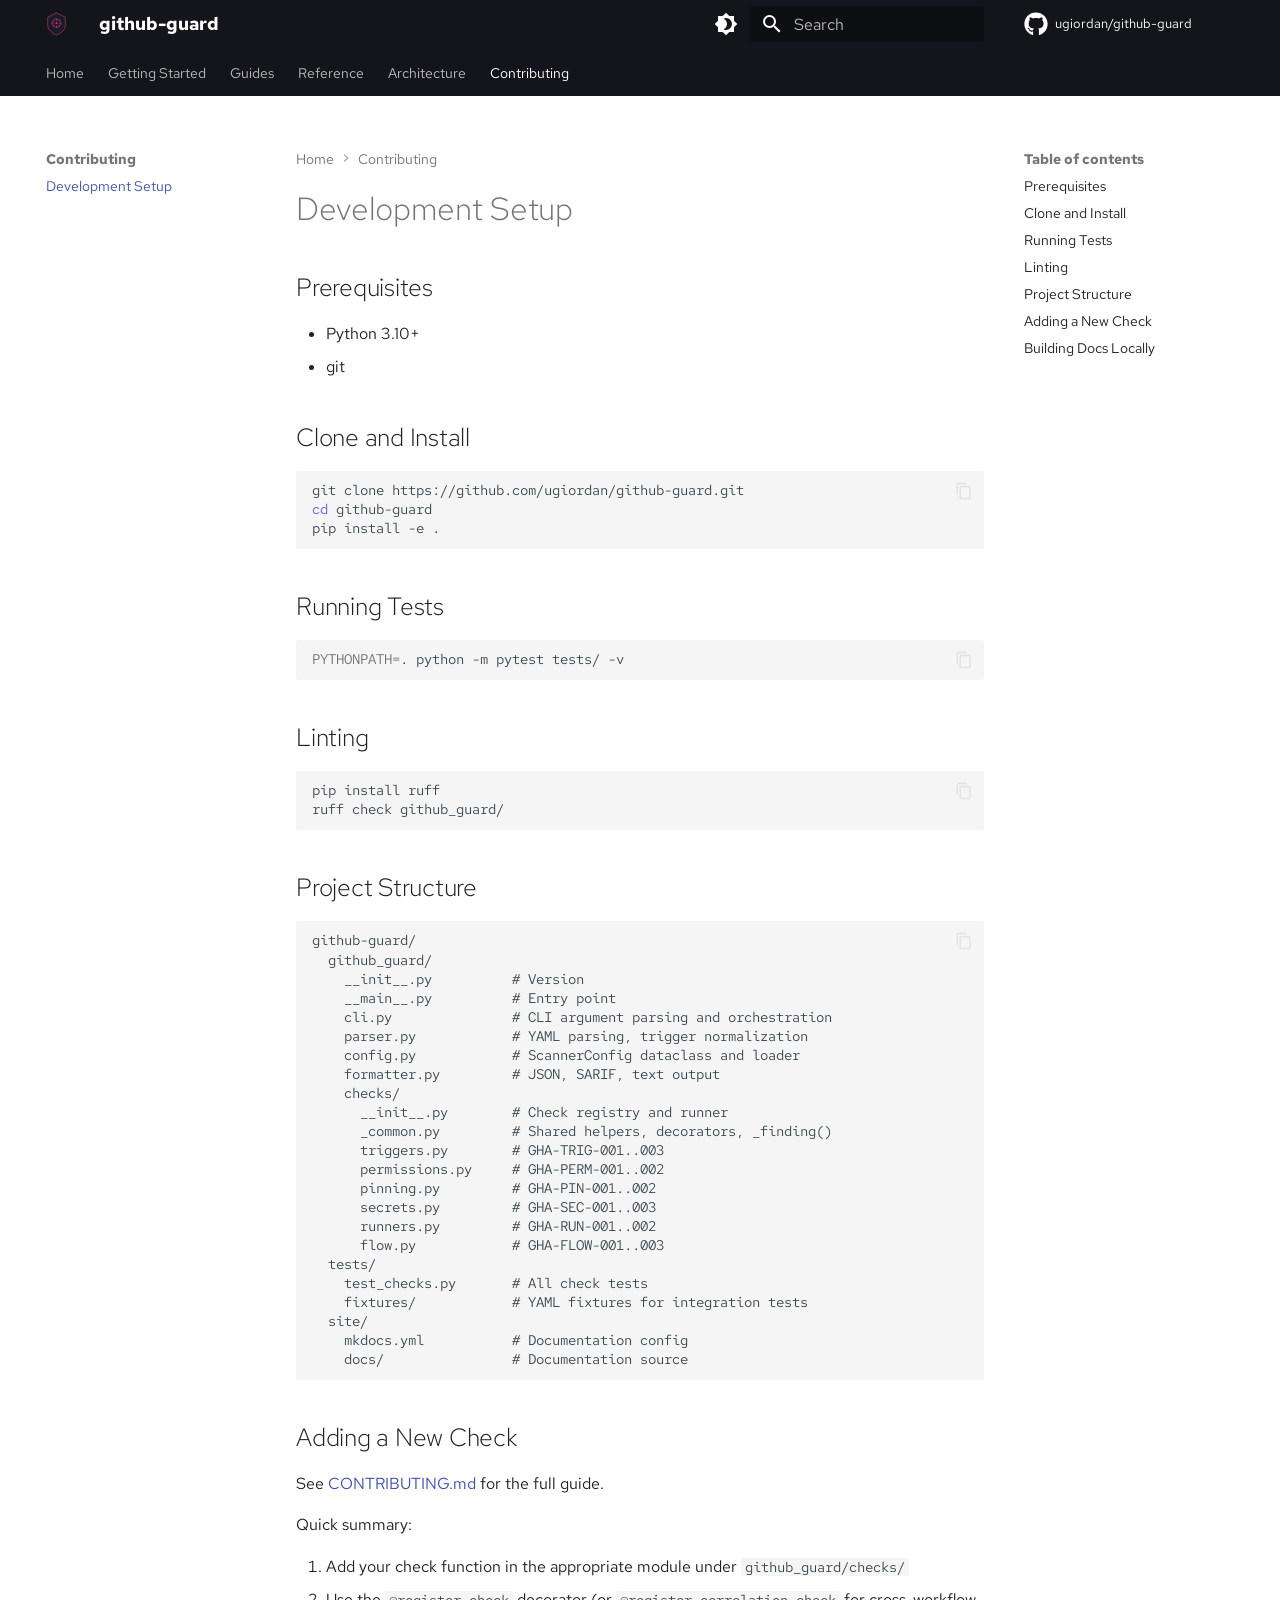
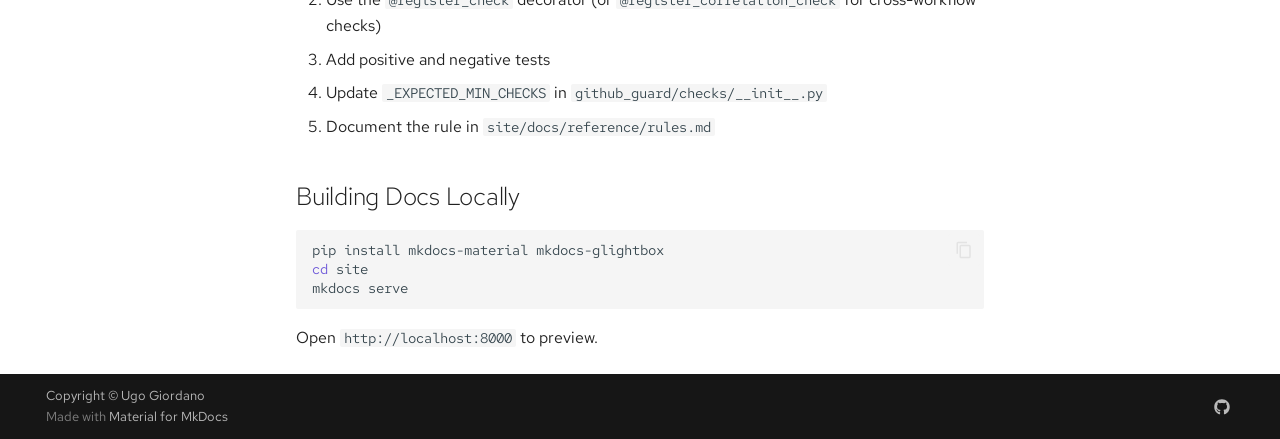
<file: contributing/setup/index.html>
<!DOCTYPE html><html lang="en" class="no-js"><head>
    
      <meta charset="utf-8">
      <meta name="viewport" content="width=device-width,initial-scale=1">
      
      
      
        <link rel="canonical" href="https://ugiordan.github.io/github-guard/contributing/setup/">
      
      
        <link rel="prev" href="../../architecture/overview/">
      
      
      
        
      
      
      <link rel="icon" href="../../assets/images/favicon.png">
      <meta name="generator" content="mkdocs-1.6.1, mkdocs-material-9.7.7">
    
    
      
        <title>Development Setup - github-guard</title>
      
    
    
      <link rel="stylesheet" href="../../assets/stylesheets/main.ec1eaa64.min.css">
      
        
        <link rel="stylesheet" href="../../assets/stylesheets/palette.ab4e12ef.min.css">
      
      


    
    
      
    
    
      
        
        
        <link rel="preconnect" href="https://fonts.gstatic.com" crossorigin="">
        <link rel="stylesheet" href="https://fonts.googleapis.com/css?family=Red+Hat+Text:300,300i,400,400i,700,700i%7CRed+Hat+Mono:400,400i,700,700i&amp;display=fallback">
        <style>:root{--md-text-font:"Red Hat Text";--md-code-font:"Red Hat Mono"}</style>
      
    
    
      <link rel="stylesheet" href="../../assets/css/extra.css">
    
    <script>__md_scope=new URL("../..",location),__md_hash=e=>[...e].reduce(((e,_)=>(e<<5)-e+_.charCodeAt(0)),0),__md_get=(e,_=localStorage,t=__md_scope)=>JSON.parse(_.getItem(t.pathname+"."+e)),__md_set=(e,_,t=localStorage,a=__md_scope)=>{try{t.setItem(a.pathname+"."+e,JSON.stringify(_))}catch(e){}}</script>
    
      

    
    
  <link href="../../assets/stylesheets/glightbox.min.css" rel="stylesheet"><script src="../../assets/javascripts/glightbox.min.js"></script><style id="glightbox-style">
            html.glightbox-open { overflow: initial; height: 100%; }
            .gslide-title { margin-top: 0px; user-select: text; }
            .gslide-desc { color: #666; user-select: text; }
            .gslide-image img { background: white; }
            .gscrollbar-fixer { padding-right: 15px; }
            .gdesc-inner { font-size: 0.75rem; }
            body[data-md-color-scheme="slate"] .gdesc-inner { background: var(--md-default-bg-color); }
            body[data-md-color-scheme="slate"] .gslide-title { color: var(--md-default-fg-color); }
            body[data-md-color-scheme="slate"] .gslide-desc { color: var(--md-default-fg-color); }
        </style></head>
  
  
    
    
      
    
    
    
    
    <body dir="ltr" data-md-color-scheme="default" data-md-color-primary="black" data-md-color-accent="indigo">
  
    
    <input class="md-toggle" data-md-toggle="drawer" type="checkbox" id="__drawer" autocomplete="off">
    <input class="md-toggle" data-md-toggle="search" type="checkbox" id="__search" autocomplete="off">
    <label class="md-overlay" for="__drawer"></label>
    <div data-md-component="skip">
      
        
        <a href="#development-setup" class="md-skip">
          Skip to content
        </a>
      
    </div>
    <div data-md-component="announce">
      
    </div>
    
    
      

<header class="md-header" data-md-component="header">
  <nav class="md-header__inner md-grid" aria-label="Header">
    <a href="../.." title="github-guard" class="md-header__button md-logo" aria-label="github-guard" data-md-component="logo">
      
  <img src="../../images/logo.svg" alt="logo">

    </a>
    <label class="md-header__button md-icon" for="__drawer">
      
      <svg xmlns="http://www.w3.org/2000/svg" viewBox="0 0 24 24"><path d="M3 6h18v2H3zm0 5h18v2H3zm0 5h18v2H3z"></path></svg>
    </label>
    <div class="md-header__title" data-md-component="header-title">
      <div class="md-header__ellipsis">
        <div class="md-header__topic">
          <span class="md-ellipsis">
            github-guard
          </span>
        </div>
        <div class="md-header__topic" data-md-component="header-topic">
          <span class="md-ellipsis">
            
              Development Setup
            
          </span>
        </div>
      </div>
    </div>
    
      
        <form class="md-header__option" data-md-component="palette">
  
    
    
    
    <input class="md-option" data-md-color-media="" data-md-color-scheme="default" data-md-color-primary="black" data-md-color-accent="indigo" aria-label="Switch to dark mode" type="radio" name="__palette" id="__palette_0">
    
      <label class="md-header__button md-icon" title="Switch to dark mode" for="__palette_1" hidden="">
        <svg xmlns="http://www.w3.org/2000/svg" viewBox="0 0 24 24"><path d="M12 18c-.89 0-1.74-.2-2.5-.55C11.56 16.5 13 14.42 13 12s-1.44-4.5-3.5-5.45C10.26 6.2 11.11 6 12 6a6 6 0 0 1 6 6 6 6 0 0 1-6 6m8-9.31V4h-4.69L12 .69 8.69 4H4v4.69L.69 12 4 15.31V20h4.69L12 23.31 15.31 20H20v-4.69L23.31 12z"></path></svg>
      </label>
    
  
    
    
    
    <input class="md-option" data-md-color-media="" data-md-color-scheme="slate" data-md-color-primary="black" data-md-color-accent="indigo" aria-label="Switch to light mode" type="radio" name="__palette" id="__palette_1">
    
      <label class="md-header__button md-icon" title="Switch to light mode" for="__palette_0" hidden="">
        <svg xmlns="http://www.w3.org/2000/svg" viewBox="0 0 24 24"><path d="M12 8a4 4 0 0 0-4 4 4 4 0 0 0 4 4 4 4 0 0 0 4-4 4 4 0 0 0-4-4m0 10a6 6 0 0 1-6-6 6 6 0 0 1 6-6 6 6 0 0 1 6 6 6 6 0 0 1-6 6m8-9.31V4h-4.69L12 .69 8.69 4H4v4.69L.69 12 4 15.31V20h4.69L12 23.31 15.31 20H20v-4.69L23.31 12z"></path></svg>
      </label>
    
  
</form>
      
    
    
      <script>var palette=__md_get("__palette");if(palette&&palette.color){if("(prefers-color-scheme)"===palette.color.media){var media=matchMedia("(prefers-color-scheme: light)"),input=document.querySelector(media.matches?"[data-md-color-media='(prefers-color-scheme: light)']":"[data-md-color-media='(prefers-color-scheme: dark)']");palette.color.media=input.getAttribute("data-md-color-media"),palette.color.scheme=input.getAttribute("data-md-color-scheme"),palette.color.primary=input.getAttribute("data-md-color-primary"),palette.color.accent=input.getAttribute("data-md-color-accent")}for(var[key,value]of Object.entries(palette.color))document.body.setAttribute("data-md-color-"+key,value)}</script>
    
    
    
      
      
        <label class="md-header__button md-icon" for="__search">
          
          <svg xmlns="http://www.w3.org/2000/svg" viewBox="0 0 24 24"><path d="M9.5 3A6.5 6.5 0 0 1 16 9.5c0 1.61-.59 3.09-1.56 4.23l.27.27h.79l5 5-1.5 1.5-5-5v-.79l-.27-.27A6.52 6.52 0 0 1 9.5 16 6.5 6.5 0 0 1 3 9.5 6.5 6.5 0 0 1 9.5 3m0 2C7 5 5 7 5 9.5S7 14 9.5 14 14 12 14 9.5 12 5 9.5 5"></path></svg>
        </label>
        <div class="md-search" data-md-component="search" role="dialog">
  <label class="md-search__overlay" for="__search"></label>
  <div class="md-search__inner" role="search">
    <form class="md-search__form" name="search">
      <input type="text" class="md-search__input" name="query" aria-label="Search" placeholder="Search" autocapitalize="off" autocorrect="off" autocomplete="off" spellcheck="false" data-md-component="search-query" required="">
      <label class="md-search__icon md-icon" for="__search">
        
        <svg xmlns="http://www.w3.org/2000/svg" viewBox="0 0 24 24"><path d="M9.5 3A6.5 6.5 0 0 1 16 9.5c0 1.61-.59 3.09-1.56 4.23l.27.27h.79l5 5-1.5 1.5-5-5v-.79l-.27-.27A6.52 6.52 0 0 1 9.5 16 6.5 6.5 0 0 1 3 9.5 6.5 6.5 0 0 1 9.5 3m0 2C7 5 5 7 5 9.5S7 14 9.5 14 14 12 14 9.5 12 5 9.5 5"></path></svg>
        
        <svg xmlns="http://www.w3.org/2000/svg" viewBox="0 0 24 24"><path d="M20 11v2H8l5.5 5.5-1.42 1.42L4.16 12l7.92-7.92L13.5 5.5 8 11z"></path></svg>
      </label>
      <nav class="md-search__options" aria-label="Search">
        
          <a href="javascript:void(0)" class="md-search__icon md-icon" title="Share" aria-label="Share" data-clipboard="" data-clipboard-text="" data-md-component="search-share" tabindex="-1">
            
            <svg xmlns="http://www.w3.org/2000/svg" viewBox="0 0 24 24"><path d="M18 16.08c-.76 0-1.44.3-1.96.77L8.91 12.7c.05-.23.09-.46.09-.7s-.04-.47-.09-.7l7.05-4.11c.54.5 1.25.81 2.04.81a3 3 0 0 0 3-3 3 3 0 0 0-3-3 3 3 0 0 0-3 3c0 .24.04.47.09.7L8.04 9.81C7.5 9.31 6.79 9 6 9a3 3 0 0 0-3 3 3 3 0 0 0 3 3c.79 0 1.5-.31 2.04-.81l7.12 4.15c-.05.21-.08.43-.08.66 0 1.61 1.31 2.91 2.92 2.91s2.92-1.3 2.92-2.91A2.92 2.92 0 0 0 18 16.08"></path></svg>
          </a>
        
        <button type="reset" class="md-search__icon md-icon" title="Clear" aria-label="Clear" tabindex="-1">
          
          <svg xmlns="http://www.w3.org/2000/svg" viewBox="0 0 24 24"><path d="M19 6.41 17.59 5 12 10.59 6.41 5 5 6.41 10.59 12 5 17.59 6.41 19 12 13.41 17.59 19 19 17.59 13.41 12z"></path></svg>
        </button>
      </nav>
      
        <div class="md-search__suggest" data-md-component="search-suggest"></div>
      
    </form>
    <div class="md-search__output">
      <div class="md-search__scrollwrap" tabindex="0" data-md-scrollfix="">
        <div class="md-search-result" data-md-component="search-result">
          <div class="md-search-result__meta">
            Initializing search
          </div>
          <ol class="md-search-result__list" role="presentation"></ol>
        </div>
      </div>
    </div>
  </div>
</div>
      
    
    
      <div class="md-header__source">
        <a href="https://github.com/ugiordan/github-guard" title="Go to repository" class="md-source" data-md-component="source">
  <div class="md-source__icon md-icon">
    
    <svg xmlns="http://www.w3.org/2000/svg" viewBox="0 0 512 512"><!--! Font Awesome Free 7.1.0 by @fontawesome - https://fontawesome.com License - https://fontawesome.com/license/free (Icons: CC BY 4.0, Fonts: SIL OFL 1.1, Code: MIT License) Copyright 2025 Fonticons, Inc.--><path d="M173.9 397.4c0 2-2.3 3.6-5.2 3.6-3.3.3-5.6-1.3-5.6-3.6 0-2 2.3-3.6 5.2-3.6 3-.3 5.6 1.3 5.6 3.6m-31.1-4.5c-.7 2 1.3 4.3 4.3 4.9 2.6 1 5.6 0 6.2-2s-1.3-4.3-4.3-5.2c-2.6-.7-5.5.3-6.2 2.3m44.2-1.7c-2.9.7-4.9 2.6-4.6 4.9.3 2 2.9 3.3 5.9 2.6 2.9-.7 4.9-2.6 4.6-4.6-.3-1.9-3-3.2-5.9-2.9M252.8 8C114.1 8 8 113.3 8 252c0 110.9 69.8 205.8 169.5 239.2 12.8 2.3 17.3-5.6 17.3-12.1 0-6.2-.3-40.4-.3-61.4 0 0-70 15-84.7-29.8 0 0-11.4-29.1-27.8-36.6 0 0-22.9-15.7 1.6-15.4 0 0 24.9 2 38.6 25.8 21.9 38.6 58.6 27.5 72.9 20.9 2.3-16 8.8-27.1 16-33.7-55.9-6.2-112.3-14.3-112.3-110.5 0-27.5 7.6-41.3 23.6-58.9-2.6-6.5-11.1-33.3 2.6-67.9 20.9-6.5 69 27 69 27 20-5.6 41.5-8.5 62.8-8.5s42.8 2.9 62.8 8.5c0 0 48.1-33.6 69-27 13.7 34.7 5.2 61.4 2.6 67.9 16 17.7 25.8 31.5 25.8 58.9 0 96.5-58.9 104.2-114.8 110.5 9.2 7.9 17 22.9 17 46.4 0 33.7-.3 75.4-.3 83.6 0 6.5 4.6 14.4 17.3 12.1C436.2 457.8 504 362.9 504 252 504 113.3 391.5 8 252.8 8M105.2 352.9c-1.3 1-1 3.3.7 5.2 1.6 1.6 3.9 2.3 5.2 1 1.3-1 1-3.3-.7-5.2-1.6-1.6-3.9-2.3-5.2-1m-10.8-8.1c-.7 1.3.3 2.9 2.3 3.9 1.6 1 3.6.7 4.3-.7.7-1.3-.3-2.9-2.3-3.9-2-.6-3.6-.3-4.3.7m32.4 35.6c-1.6 1.3-1 4.3 1.3 6.2 2.3 2.3 5.2 2.6 6.5 1 1.3-1.3.7-4.3-1.3-6.2-2.2-2.3-5.2-2.6-6.5-1m-11.4-14.7c-1.6 1-1.6 3.6 0 5.9s4.3 3.3 5.6 2.3c1.6-1.3 1.6-3.9 0-6.2-1.4-2.3-4-3.3-5.6-2"></path></svg>
  </div>
  <div class="md-source__repository">
    ugiordan/github-guard
  </div>
</a>
      </div>
    
  </nav>
  
</header>
    
    <div class="md-container" data-md-component="container">
      
      
        
          
            
<nav class="md-tabs" aria-label="Tabs" data-md-component="tabs">
  <div class="md-grid">
    <ul class="md-tabs__list">
      
        
  
  
  
  
    <li class="md-tabs__item">
      <a href="../.." class="md-tabs__link">
        
  
  
    
  
  Home

      </a>
    </li>
  

      
        
  
  
  
  
    
    
      <li class="md-tabs__item">
        <a href="../../getting-started/installation/" class="md-tabs__link">
          
  
  
    
  
  Getting Started

        </a>
      </li>
    
  

      
        
  
  
  
  
    
    
      <li class="md-tabs__item">
        <a href="../../guides/ci-integration/" class="md-tabs__link">
          
  
  
    
  
  Guides

        </a>
      </li>
    
  

      
        
  
  
  
  
    
    
      <li class="md-tabs__item">
        <a href="../../reference/cli/" class="md-tabs__link">
          
  
  
    
  
  Reference

        </a>
      </li>
    
  

      
        
  
  
  
  
    
    
      <li class="md-tabs__item">
        <a href="../../architecture/overview/" class="md-tabs__link">
          
  
  
    
  
  Architecture

        </a>
      </li>
    
  

      
        
  
  
  
    
  
  
    
    
      <li class="md-tabs__item md-tabs__item--active">
        <a href="./" class="md-tabs__link">
          
  
  
    
  
  Contributing

        </a>
      </li>
    
  

      
    </ul>
  </div>
</nav>
          
        
      
      <main class="md-main" data-md-component="main">
        <div class="md-main__inner md-grid">
          
            
              
              <div class="md-sidebar md-sidebar--primary" data-md-component="sidebar" data-md-type="navigation">
                <div class="md-sidebar__scrollwrap">
                  <div class="md-sidebar__inner">
                    


  


<nav class="md-nav md-nav--primary md-nav--lifted" aria-label="Navigation" data-md-level="0">
  <label class="md-nav__title" for="__drawer">
    <a href="../.." title="github-guard" class="md-nav__button md-logo" aria-label="github-guard" data-md-component="logo">
      
  <img src="../../images/logo.svg" alt="logo">

    </a>
    github-guard
  </label>
  
    <div class="md-nav__source">
      <a href="https://github.com/ugiordan/github-guard" title="Go to repository" class="md-source" data-md-component="source">
  <div class="md-source__icon md-icon">
    
    <svg xmlns="http://www.w3.org/2000/svg" viewBox="0 0 512 512"><!--! Font Awesome Free 7.1.0 by @fontawesome - https://fontawesome.com License - https://fontawesome.com/license/free (Icons: CC BY 4.0, Fonts: SIL OFL 1.1, Code: MIT License) Copyright 2025 Fonticons, Inc.--><path d="M173.9 397.4c0 2-2.3 3.6-5.2 3.6-3.3.3-5.6-1.3-5.6-3.6 0-2 2.3-3.6 5.2-3.6 3-.3 5.6 1.3 5.6 3.6m-31.1-4.5c-.7 2 1.3 4.3 4.3 4.9 2.6 1 5.6 0 6.2-2s-1.3-4.3-4.3-5.2c-2.6-.7-5.5.3-6.2 2.3m44.2-1.7c-2.9.7-4.9 2.6-4.6 4.9.3 2 2.9 3.3 5.9 2.6 2.9-.7 4.9-2.6 4.6-4.6-.3-1.9-3-3.2-5.9-2.9M252.8 8C114.1 8 8 113.3 8 252c0 110.9 69.8 205.8 169.5 239.2 12.8 2.3 17.3-5.6 17.3-12.1 0-6.2-.3-40.4-.3-61.4 0 0-70 15-84.7-29.8 0 0-11.4-29.1-27.8-36.6 0 0-22.9-15.7 1.6-15.4 0 0 24.9 2 38.6 25.8 21.9 38.6 58.6 27.5 72.9 20.9 2.3-16 8.8-27.1 16-33.7-55.9-6.2-112.3-14.3-112.3-110.5 0-27.5 7.6-41.3 23.6-58.9-2.6-6.5-11.1-33.3 2.6-67.9 20.9-6.5 69 27 69 27 20-5.6 41.5-8.5 62.8-8.5s42.8 2.9 62.8 8.5c0 0 48.1-33.6 69-27 13.7 34.7 5.2 61.4 2.6 67.9 16 17.7 25.8 31.5 25.8 58.9 0 96.5-58.9 104.2-114.8 110.5 9.2 7.9 17 22.9 17 46.4 0 33.7-.3 75.4-.3 83.6 0 6.5 4.6 14.4 17.3 12.1C436.2 457.8 504 362.9 504 252 504 113.3 391.5 8 252.8 8M105.2 352.9c-1.3 1-1 3.3.7 5.2 1.6 1.6 3.9 2.3 5.2 1 1.3-1 1-3.3-.7-5.2-1.6-1.6-3.9-2.3-5.2-1m-10.8-8.1c-.7 1.3.3 2.9 2.3 3.9 1.6 1 3.6.7 4.3-.7.7-1.3-.3-2.9-2.3-3.9-2-.6-3.6-.3-4.3.7m32.4 35.6c-1.6 1.3-1 4.3 1.3 6.2 2.3 2.3 5.2 2.6 6.5 1 1.3-1.3.7-4.3-1.3-6.2-2.2-2.3-5.2-2.6-6.5-1m-11.4-14.7c-1.6 1-1.6 3.6 0 5.9s4.3 3.3 5.6 2.3c1.6-1.3 1.6-3.9 0-6.2-1.4-2.3-4-3.3-5.6-2"></path></svg>
  </div>
  <div class="md-source__repository">
    ugiordan/github-guard
  </div>
</a>
    </div>
  
  <ul class="md-nav__list" data-md-scrollfix="">
    
      
      
  
  
  
  
    <li class="md-nav__item">
      <a href="../.." class="md-nav__link">
        
  
  
  <span class="md-ellipsis">
    
  
    Home
  

    
  </span>
  
  

      </a>
    </li>
  

    
      
      
  
  
  
  
    
    
      
        
      
        
      
    
    
    
      
      
        
      
    
    
    <li class="md-nav__item md-nav__item--nested">
      
        
        
        <input class="md-nav__toggle md-toggle " type="checkbox" id="__nav_2">
        
          
          <label class="md-nav__link" for="__nav_2" id="__nav_2_label" tabindex="0">
            
  
  
  <span class="md-ellipsis">
    
  
    Getting Started
  

    
  </span>
  
  

            <span class="md-nav__icon md-icon"></span>
          </label>
        
        <nav class="md-nav" data-md-level="1" aria-labelledby="__nav_2_label" aria-expanded="false">
          <label class="md-nav__title" for="__nav_2">
            <span class="md-nav__icon md-icon"></span>
            
  
    Getting Started
  

          </label>
          <ul class="md-nav__list" data-md-scrollfix="">
            
              
                
  
  
  
  
    <li class="md-nav__item">
      <a href="../../getting-started/installation/" class="md-nav__link">
        
  
  
  <span class="md-ellipsis">
    
  
    Installation
  

    
  </span>
  
  

      </a>
    </li>
  

              
            
              
                
  
  
  
  
    <li class="md-nav__item">
      <a href="../../getting-started/quickstart/" class="md-nav__link">
        
  
  
  <span class="md-ellipsis">
    
  
    Quick Start
  

    
  </span>
  
  

      </a>
    </li>
  

              
            
          </ul>
        </nav>
      
    </li>
  

    
      
      
  
  
  
  
    
    
      
        
      
        
      
    
    
    
      
      
        
      
    
    
    <li class="md-nav__item md-nav__item--nested">
      
        
        
        <input class="md-nav__toggle md-toggle " type="checkbox" id="__nav_3">
        
          
          <label class="md-nav__link" for="__nav_3" id="__nav_3_label" tabindex="0">
            
  
  
  <span class="md-ellipsis">
    
  
    Guides
  

    
  </span>
  
  

            <span class="md-nav__icon md-icon"></span>
          </label>
        
        <nav class="md-nav" data-md-level="1" aria-labelledby="__nav_3_label" aria-expanded="false">
          <label class="md-nav__title" for="__nav_3">
            <span class="md-nav__icon md-icon"></span>
            
  
    Guides
  

          </label>
          <ul class="md-nav__list" data-md-scrollfix="">
            
              
                
  
  
  
  
    <li class="md-nav__item">
      <a href="../../guides/ci-integration/" class="md-nav__link">
        
  
  
  <span class="md-ellipsis">
    
  
    CI Integration
  

    
  </span>
  
  

      </a>
    </li>
  

              
            
              
                
  
  
  
  
    <li class="md-nav__item">
      <a href="../../guides/configuration/" class="md-nav__link">
        
  
  
  <span class="md-ellipsis">
    
  
    Configuration
  

    
  </span>
  
  

      </a>
    </li>
  

              
            
          </ul>
        </nav>
      
    </li>
  

    
      
      
  
  
  
  
    
    
      
        
      
        
      
        
      
    
    
    
      
      
        
      
    
    
    <li class="md-nav__item md-nav__item--nested">
      
        
        
        <input class="md-nav__toggle md-toggle " type="checkbox" id="__nav_4">
        
          
          <label class="md-nav__link" for="__nav_4" id="__nav_4_label" tabindex="0">
            
  
  
  <span class="md-ellipsis">
    
  
    Reference
  

    
  </span>
  
  

            <span class="md-nav__icon md-icon"></span>
          </label>
        
        <nav class="md-nav" data-md-level="1" aria-labelledby="__nav_4_label" aria-expanded="false">
          <label class="md-nav__title" for="__nav_4">
            <span class="md-nav__icon md-icon"></span>
            
  
    Reference
  

          </label>
          <ul class="md-nav__list" data-md-scrollfix="">
            
              
                
  
  
  
  
    <li class="md-nav__item">
      <a href="../../reference/cli/" class="md-nav__link">
        
  
  
  <span class="md-ellipsis">
    
  
    CLI Commands
  

    
  </span>
  
  

      </a>
    </li>
  

              
            
              
                
  
  
  
  
    <li class="md-nav__item">
      <a href="../../reference/rules/" class="md-nav__link">
        
  
  
  <span class="md-ellipsis">
    
  
    Detection Rules
  

    
  </span>
  
  

      </a>
    </li>
  

              
            
              
                
  
  
  
  
    <li class="md-nav__item">
      <a href="../../reference/output-formats/" class="md-nav__link">
        
  
  
  <span class="md-ellipsis">
    
  
    Output Formats
  

    
  </span>
  
  

      </a>
    </li>
  

              
            
          </ul>
        </nav>
      
    </li>
  

    
      
      
  
  
  
  
    
    
      
        
      
    
    
    
      
      
        
      
    
    
    <li class="md-nav__item md-nav__item--nested">
      
        
        
        <input class="md-nav__toggle md-toggle " type="checkbox" id="__nav_5">
        
          
          <label class="md-nav__link" for="__nav_5" id="__nav_5_label" tabindex="0">
            
  
  
  <span class="md-ellipsis">
    
  
    Architecture
  

    
  </span>
  
  

            <span class="md-nav__icon md-icon"></span>
          </label>
        
        <nav class="md-nav" data-md-level="1" aria-labelledby="__nav_5_label" aria-expanded="false">
          <label class="md-nav__title" for="__nav_5">
            <span class="md-nav__icon md-icon"></span>
            
  
    Architecture
  

          </label>
          <ul class="md-nav__list" data-md-scrollfix="">
            
              
                
  
  
  
  
    <li class="md-nav__item">
      <a href="../../architecture/overview/" class="md-nav__link">
        
  
  
  <span class="md-ellipsis">
    
  
    Design Overview
  

    
  </span>
  
  

      </a>
    </li>
  

              
            
          </ul>
        </nav>
      
    </li>
  

    
      
      
  
  
    
  
  
  
    
    
      
        
      
    
    
    
      
        
        
      
      
        
      
    
    
    <li class="md-nav__item md-nav__item--active md-nav__item--section md-nav__item--nested">
      
        
        
        <input class="md-nav__toggle md-toggle " type="checkbox" id="__nav_6" checked="">
        
          
          <label class="md-nav__link" for="__nav_6" id="__nav_6_label" tabindex="">
            
  
  
  <span class="md-ellipsis">
    
  
    Contributing
  

    
  </span>
  
  

            <span class="md-nav__icon md-icon"></span>
          </label>
        
        <nav class="md-nav" data-md-level="1" aria-labelledby="__nav_6_label" aria-expanded="true">
          <label class="md-nav__title" for="__nav_6">
            <span class="md-nav__icon md-icon"></span>
            
  
    Contributing
  

          </label>
          <ul class="md-nav__list" data-md-scrollfix="">
            
              
                
  
  
    
  
  
  
    <li class="md-nav__item md-nav__item--active">
      
      <input class="md-nav__toggle md-toggle" type="checkbox" id="__toc">
      
      
        
      
      
        <label class="md-nav__link md-nav__link--active" for="__toc">
          
  
  
  <span class="md-ellipsis">
    
  
    Development Setup
  

    
  </span>
  
  

          <span class="md-nav__icon md-icon"></span>
        </label>
      
      <a href="./" class="md-nav__link md-nav__link--active">
        
  
  
  <span class="md-ellipsis">
    
  
    Development Setup
  

    
  </span>
  
  

      </a>
      
        

<nav class="md-nav md-nav--secondary" aria-label="Table of contents">
  
  
  
    
  
  
    <label class="md-nav__title" for="__toc">
      <span class="md-nav__icon md-icon"></span>
      Table of contents
    </label>
    <ul class="md-nav__list" data-md-component="toc" data-md-scrollfix="">
      
        <li class="md-nav__item">
  <a href="#prerequisites" class="md-nav__link">
    <span class="md-ellipsis">
      
        Prerequisites
      
    </span>
  </a>
  
</li>
      
        <li class="md-nav__item">
  <a href="#clone-and-install" class="md-nav__link">
    <span class="md-ellipsis">
      
        Clone and Install
      
    </span>
  </a>
  
</li>
      
        <li class="md-nav__item">
  <a href="#running-tests" class="md-nav__link">
    <span class="md-ellipsis">
      
        Running Tests
      
    </span>
  </a>
  
</li>
      
        <li class="md-nav__item">
  <a href="#linting" class="md-nav__link">
    <span class="md-ellipsis">
      
        Linting
      
    </span>
  </a>
  
</li>
      
        <li class="md-nav__item">
  <a href="#project-structure" class="md-nav__link">
    <span class="md-ellipsis">
      
        Project Structure
      
    </span>
  </a>
  
</li>
      
        <li class="md-nav__item">
  <a href="#adding-a-new-check" class="md-nav__link">
    <span class="md-ellipsis">
      
        Adding a New Check
      
    </span>
  </a>
  
</li>
      
        <li class="md-nav__item">
  <a href="#building-docs-locally" class="md-nav__link">
    <span class="md-ellipsis">
      
        Building Docs Locally
      
    </span>
  </a>
  
</li>
      
    </ul>
  
</nav>
      
    </li>
  

              
            
          </ul>
        </nav>
      
    </li>
  

    
  </ul>
</nav>
                  </div>
                </div>
              </div>
            
            
              
              <div class="md-sidebar md-sidebar--secondary" data-md-component="sidebar" data-md-type="toc">
                <div class="md-sidebar__scrollwrap">
                  <div class="md-sidebar__inner">
                    

<nav class="md-nav md-nav--secondary" aria-label="Table of contents">
  
  
  
    
  
  
    <label class="md-nav__title" for="__toc">
      <span class="md-nav__icon md-icon"></span>
      Table of contents
    </label>
    <ul class="md-nav__list" data-md-component="toc" data-md-scrollfix="">
      
        <li class="md-nav__item">
  <a href="#prerequisites" class="md-nav__link">
    <span class="md-ellipsis">
      
        Prerequisites
      
    </span>
  </a>
  
</li>
      
        <li class="md-nav__item">
  <a href="#clone-and-install" class="md-nav__link">
    <span class="md-ellipsis">
      
        Clone and Install
      
    </span>
  </a>
  
</li>
      
        <li class="md-nav__item">
  <a href="#running-tests" class="md-nav__link">
    <span class="md-ellipsis">
      
        Running Tests
      
    </span>
  </a>
  
</li>
      
        <li class="md-nav__item">
  <a href="#linting" class="md-nav__link">
    <span class="md-ellipsis">
      
        Linting
      
    </span>
  </a>
  
</li>
      
        <li class="md-nav__item">
  <a href="#project-structure" class="md-nav__link">
    <span class="md-ellipsis">
      
        Project Structure
      
    </span>
  </a>
  
</li>
      
        <li class="md-nav__item">
  <a href="#adding-a-new-check" class="md-nav__link">
    <span class="md-ellipsis">
      
        Adding a New Check
      
    </span>
  </a>
  
</li>
      
        <li class="md-nav__item">
  <a href="#building-docs-locally" class="md-nav__link">
    <span class="md-ellipsis">
      
        Building Docs Locally
      
    </span>
  </a>
  
</li>
      
    </ul>
  
</nav>
                  </div>
                </div>
              </div>
            
          
          
            <div class="md-content" data-md-component="content">
              
                



  


  <nav class="md-path" aria-label="Navigation">
    <ol class="md-path__list">
      
        
  
  
    <li class="md-path__item">
      <a href="../.." class="md-path__link">
        
  <span class="md-ellipsis">
    Home
  </span>

      </a>
    </li>
  

      
      
        
  
  
    
    
      <li class="md-path__item">
        <a href="./" class="md-path__link">
          
  <span class="md-ellipsis">
    Contributing
  </span>

        </a>
      </li>
    
  

      
    </ol>
  </nav>

              
              <article class="md-content__inner md-typeset">
                
                  


  
  


<h1 id="development-setup">Development Setup<a class="headerlink" href="#development-setup" title="Permanent link">¶</a></h1>
<h2 id="prerequisites">Prerequisites<a class="headerlink" href="#prerequisites" title="Permanent link">¶</a></h2>
<ul>
<li>Python 3.10+</li>
<li>git</li>
</ul>
<h2 id="clone-and-install">Clone and Install<a class="headerlink" href="#clone-and-install" title="Permanent link">¶</a></h2>
<div class="highlight"><pre><span></span><code><a id="__codelineno-0-1" name="__codelineno-0-1" href="#__codelineno-0-1"></a>git<span class="w"> </span>clone<span class="w"> </span>https://github.com/ugiordan/github-guard.git
<a id="__codelineno-0-2" name="__codelineno-0-2" href="#__codelineno-0-2"></a><span class="nb">cd</span><span class="w"> </span>github-guard
<a id="__codelineno-0-3" name="__codelineno-0-3" href="#__codelineno-0-3"></a>pip<span class="w"> </span>install<span class="w"> </span>-e<span class="w"> </span>.
</code></pre></div>
<h2 id="running-tests">Running Tests<a class="headerlink" href="#running-tests" title="Permanent link">¶</a></h2>
<div class="highlight"><pre><span></span><code><a id="__codelineno-1-1" name="__codelineno-1-1" href="#__codelineno-1-1"></a><span class="nv">PYTHONPATH</span><span class="o">=</span>.<span class="w"> </span>python<span class="w"> </span>-m<span class="w"> </span>pytest<span class="w"> </span>tests/<span class="w"> </span>-v
</code></pre></div>
<h2 id="linting">Linting<a class="headerlink" href="#linting" title="Permanent link">¶</a></h2>
<div class="highlight"><pre><span></span><code><a id="__codelineno-2-1" name="__codelineno-2-1" href="#__codelineno-2-1"></a>pip<span class="w"> </span>install<span class="w"> </span>ruff
<a id="__codelineno-2-2" name="__codelineno-2-2" href="#__codelineno-2-2"></a>ruff<span class="w"> </span>check<span class="w"> </span>github_guard/
</code></pre></div>
<h2 id="project-structure">Project Structure<a class="headerlink" href="#project-structure" title="Permanent link">¶</a></h2>
<div class="highlight"><pre><span></span><code><a id="__codelineno-3-1" name="__codelineno-3-1" href="#__codelineno-3-1"></a>github-guard/
<a id="__codelineno-3-2" name="__codelineno-3-2" href="#__codelineno-3-2"></a>  github_guard/
<a id="__codelineno-3-3" name="__codelineno-3-3" href="#__codelineno-3-3"></a>    __init__.py          # Version
<a id="__codelineno-3-4" name="__codelineno-3-4" href="#__codelineno-3-4"></a>    __main__.py          # Entry point
<a id="__codelineno-3-5" name="__codelineno-3-5" href="#__codelineno-3-5"></a>    cli.py               # CLI argument parsing and orchestration
<a id="__codelineno-3-6" name="__codelineno-3-6" href="#__codelineno-3-6"></a>    parser.py            # YAML parsing, trigger normalization
<a id="__codelineno-3-7" name="__codelineno-3-7" href="#__codelineno-3-7"></a>    config.py            # ScannerConfig dataclass and loader
<a id="__codelineno-3-8" name="__codelineno-3-8" href="#__codelineno-3-8"></a>    formatter.py         # JSON, SARIF, text output
<a id="__codelineno-3-9" name="__codelineno-3-9" href="#__codelineno-3-9"></a>    checks/
<a id="__codelineno-3-10" name="__codelineno-3-10" href="#__codelineno-3-10"></a>      __init__.py        # Check registry and runner
<a id="__codelineno-3-11" name="__codelineno-3-11" href="#__codelineno-3-11"></a>      _common.py         # Shared helpers, decorators, _finding()
<a id="__codelineno-3-12" name="__codelineno-3-12" href="#__codelineno-3-12"></a>      triggers.py        # GHA-TRIG-001..003
<a id="__codelineno-3-13" name="__codelineno-3-13" href="#__codelineno-3-13"></a>      permissions.py     # GHA-PERM-001..002
<a id="__codelineno-3-14" name="__codelineno-3-14" href="#__codelineno-3-14"></a>      pinning.py         # GHA-PIN-001..002
<a id="__codelineno-3-15" name="__codelineno-3-15" href="#__codelineno-3-15"></a>      secrets.py         # GHA-SEC-001..003
<a id="__codelineno-3-16" name="__codelineno-3-16" href="#__codelineno-3-16"></a>      runners.py         # GHA-RUN-001..002
<a id="__codelineno-3-17" name="__codelineno-3-17" href="#__codelineno-3-17"></a>      flow.py            # GHA-FLOW-001..003
<a id="__codelineno-3-18" name="__codelineno-3-18" href="#__codelineno-3-18"></a>  tests/
<a id="__codelineno-3-19" name="__codelineno-3-19" href="#__codelineno-3-19"></a>    test_checks.py       # All check tests
<a id="__codelineno-3-20" name="__codelineno-3-20" href="#__codelineno-3-20"></a>    fixtures/            # YAML fixtures for integration tests
<a id="__codelineno-3-21" name="__codelineno-3-21" href="#__codelineno-3-21"></a>  site/
<a id="__codelineno-3-22" name="__codelineno-3-22" href="#__codelineno-3-22"></a>    mkdocs.yml           # Documentation config
<a id="__codelineno-3-23" name="__codelineno-3-23" href="#__codelineno-3-23"></a>    docs/                # Documentation source
</code></pre></div>
<h2 id="adding-a-new-check">Adding a New Check<a class="headerlink" href="#adding-a-new-check" title="Permanent link">¶</a></h2>
<p>See <a href="https://github.com/ugiordan/github-guard/blob/main/CONTRIBUTING.md">CONTRIBUTING.md</a> for the full guide.</p>
<p>Quick summary:</p>
<ol>
<li>Add your check function in the appropriate module under <code>github_guard/checks/</code></li>
<li>Use the <code>@register_check</code> decorator (or <code>@register_correlation_check</code> for cross-workflow checks)</li>
<li>Add positive and negative tests</li>
<li>Update <code>_EXPECTED_MIN_CHECKS</code> in <code>github_guard/checks/__init__.py</code></li>
<li>Document the rule in <code>site/docs/reference/rules.md</code></li>
</ol>
<h2 id="building-docs-locally">Building Docs Locally<a class="headerlink" href="#building-docs-locally" title="Permanent link">¶</a></h2>
<div class="highlight"><pre><span></span><code><a id="__codelineno-4-1" name="__codelineno-4-1" href="#__codelineno-4-1"></a>pip<span class="w"> </span>install<span class="w"> </span>mkdocs-material<span class="w"> </span>mkdocs-glightbox
<a id="__codelineno-4-2" name="__codelineno-4-2" href="#__codelineno-4-2"></a><span class="nb">cd</span><span class="w"> </span>site
<a id="__codelineno-4-3" name="__codelineno-4-3" href="#__codelineno-4-3"></a>mkdocs<span class="w"> </span>serve
</code></pre></div>
<p>Open <code>http://localhost:8000</code> to preview.</p>












                
              </article>
            </div>
          
          
  <script>var tabs=__md_get("__tabs");if(Array.isArray(tabs))e:for(var set of document.querySelectorAll(".tabbed-set")){var labels=set.querySelector(".tabbed-labels");for(var tab of tabs)for(var label of labels.getElementsByTagName("label"))if(label.innerText.trim()===tab){var input=document.getElementById(label.htmlFor);input.checked=!0;continue e}}</script>

<script>var target=document.getElementById(location.hash.slice(1));target&&target.name&&(target.checked=target.name.startsWith("__tabbed_"))</script>
        </div>
        
          <button type="button" class="md-top md-icon" data-md-component="top" hidden="">
  
  <svg xmlns="http://www.w3.org/2000/svg" viewBox="0 0 24 24"><path d="M13 20h-2V8l-5.5 5.5-1.42-1.42L12 4.16l7.92 7.92-1.42 1.42L13 8z"></path></svg>
  Back to top
</button>
        
      </main>
      
        <footer class="md-footer">
  
  <div class="md-footer-meta md-typeset">
    <div class="md-footer-meta__inner md-grid">
      <div class="md-copyright">
  
    <div class="md-copyright__highlight">
      Copyright © Ugo Giordano
    </div>
  
  
    Made with
    <a href="https://squidfunk.github.io/mkdocs-material/" target="_blank" rel="noopener">
      Material for MkDocs
    </a>
  
</div>
      
        
<div class="md-social">
  
    
    
    
    
      
      
    
    <a href="https://github.com/ugiordan/github-guard" target="_blank" rel="noopener" title="github.com" class="md-social__link">
      <svg xmlns="http://www.w3.org/2000/svg" viewBox="0 0 512 512"><!--! Font Awesome Free 7.1.0 by @fontawesome - https://fontawesome.com License - https://fontawesome.com/license/free (Icons: CC BY 4.0, Fonts: SIL OFL 1.1, Code: MIT License) Copyright 2025 Fonticons, Inc.--><path d="M173.9 397.4c0 2-2.3 3.6-5.2 3.6-3.3.3-5.6-1.3-5.6-3.6 0-2 2.3-3.6 5.2-3.6 3-.3 5.6 1.3 5.6 3.6m-31.1-4.5c-.7 2 1.3 4.3 4.3 4.9 2.6 1 5.6 0 6.2-2s-1.3-4.3-4.3-5.2c-2.6-.7-5.5.3-6.2 2.3m44.2-1.7c-2.9.7-4.9 2.6-4.6 4.9.3 2 2.9 3.3 5.9 2.6 2.9-.7 4.9-2.6 4.6-4.6-.3-1.9-3-3.2-5.9-2.9M252.8 8C114.1 8 8 113.3 8 252c0 110.9 69.8 205.8 169.5 239.2 12.8 2.3 17.3-5.6 17.3-12.1 0-6.2-.3-40.4-.3-61.4 0 0-70 15-84.7-29.8 0 0-11.4-29.1-27.8-36.6 0 0-22.9-15.7 1.6-15.4 0 0 24.9 2 38.6 25.8 21.9 38.6 58.6 27.5 72.9 20.9 2.3-16 8.8-27.1 16-33.7-55.9-6.2-112.3-14.3-112.3-110.5 0-27.5 7.6-41.3 23.6-58.9-2.6-6.5-11.1-33.3 2.6-67.9 20.9-6.5 69 27 69 27 20-5.6 41.5-8.5 62.8-8.5s42.8 2.9 62.8 8.5c0 0 48.1-33.6 69-27 13.7 34.7 5.2 61.4 2.6 67.9 16 17.7 25.8 31.5 25.8 58.9 0 96.5-58.9 104.2-114.8 110.5 9.2 7.9 17 22.9 17 46.4 0 33.7-.3 75.4-.3 83.6 0 6.5 4.6 14.4 17.3 12.1C436.2 457.8 504 362.9 504 252 504 113.3 391.5 8 252.8 8M105.2 352.9c-1.3 1-1 3.3.7 5.2 1.6 1.6 3.9 2.3 5.2 1 1.3-1 1-3.3-.7-5.2-1.6-1.6-3.9-2.3-5.2-1m-10.8-8.1c-.7 1.3.3 2.9 2.3 3.9 1.6 1 3.6.7 4.3-.7.7-1.3-.3-2.9-2.3-3.9-2-.6-3.6-.3-4.3.7m32.4 35.6c-1.6 1.3-1 4.3 1.3 6.2 2.3 2.3 5.2 2.6 6.5 1 1.3-1.3.7-4.3-1.3-6.2-2.2-2.3-5.2-2.6-6.5-1m-11.4-14.7c-1.6 1-1.6 3.6 0 5.9s4.3 3.3 5.6 2.3c1.6-1.3 1.6-3.9 0-6.2-1.4-2.3-4-3.3-5.6-2"></path></svg>
    </a>
  
</div>
      
    </div>
  </div>
</footer>
      
    </div>
    <div class="md-dialog" data-md-component="dialog">
      <div class="md-dialog__inner md-typeset"></div>
    </div>
    
    
    
      
      
      <script id="__config" type="application/json">{"annotate": null, "base": "../..", "features": ["navigation.tabs", "navigation.top", "navigation.indexes", "navigation.instant", "navigation.path", "navigation.sections", "search.suggest", "search.highlight", "search.share", "content.code.copy", "content.code.annotate", "content.tabs.link", "toc.follow"], "search": "../../assets/javascripts/workers/search.2c215733.min.js", "tags": null, "translations": {"clipboard.copied": "Copied to clipboard", "clipboard.copy": "Copy to clipboard", "search.result.more.one": "1 more on this page", "search.result.more.other": "# more on this page", "search.result.none": "No matching documents", "search.result.one": "1 matching document", "search.result.other": "# matching documents", "search.result.placeholder": "Type to start searching", "search.result.term.missing": "Missing", "select.version": "Select version"}, "version": null}</script>
    
    
      <script src="../../assets/javascripts/bundle.d7400e89.min.js"></script>
      
        <script src="../../assets/js/diagram-zoom.js"></script>
      
    
  
<script id="init-glightbox">const lightbox = GLightbox({"touchNavigation": true, "loop": false, "zoomable": true, "draggable": true, "openEffect": "zoom", "closeEffect": "zoom", "slideEffect": "slide"});
document$.subscribe(()=>{ lightbox.reload(); });
</script></body></html>
</file>
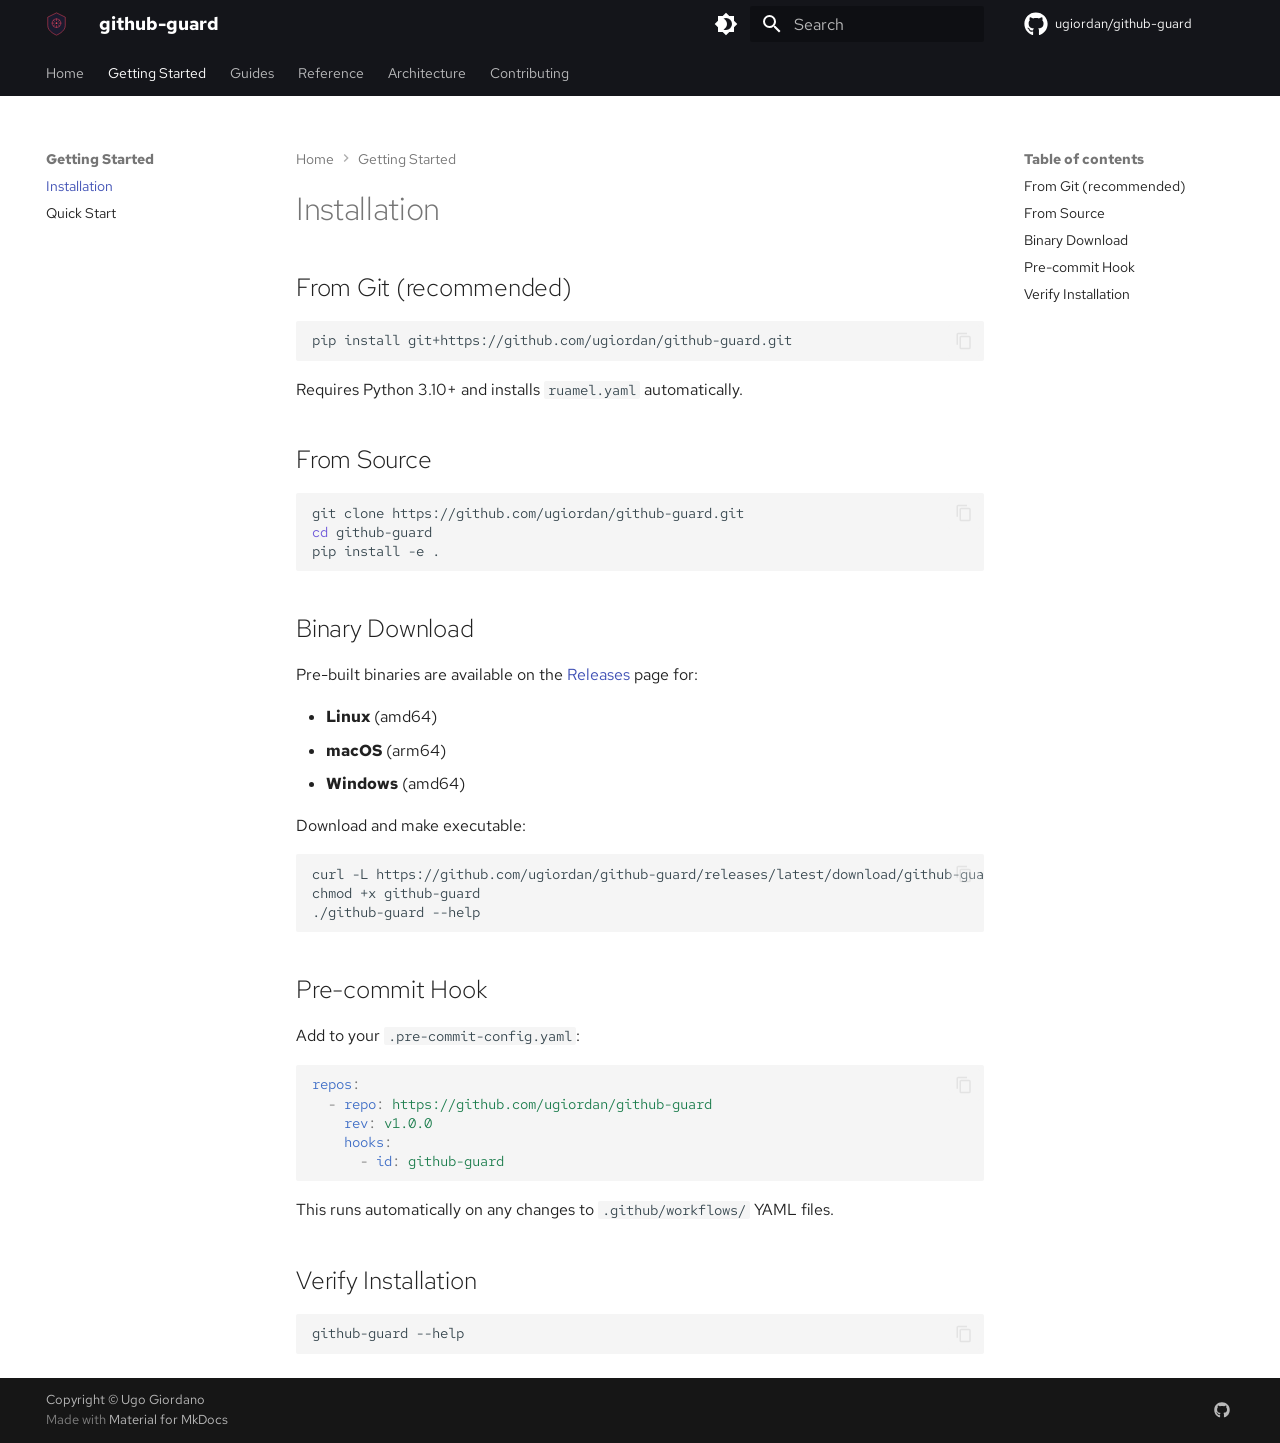
<file: getting-started/installation/index.html>
<!DOCTYPE html><html lang="en" class="no-js"><head>
    
      <meta charset="utf-8">
      <meta name="viewport" content="width=device-width,initial-scale=1">
      
      
      
        <link rel="canonical" href="https://ugiordan.github.io/github-guard/getting-started/installation/">
      
      
        <link rel="prev" href="../..">
      
      
        <link rel="next" href="../quickstart/">
      
      
        
      
      
      <link rel="icon" href="../../assets/images/favicon.png">
      <meta name="generator" content="mkdocs-1.6.1, mkdocs-material-9.7.7">
    
    
      
        <title>Installation - github-guard</title>
      
    
    
      <link rel="stylesheet" href="../../assets/stylesheets/main.ec1eaa64.min.css">
      
        
        <link rel="stylesheet" href="../../assets/stylesheets/palette.ab4e12ef.min.css">
      
      


    
    
      
    
    
      
        
        
        <link rel="preconnect" href="https://fonts.gstatic.com" crossorigin="">
        <link rel="stylesheet" href="https://fonts.googleapis.com/css?family=Red+Hat+Text:300,300i,400,400i,700,700i%7CRed+Hat+Mono:400,400i,700,700i&amp;display=fallback">
        <style>:root{--md-text-font:"Red Hat Text";--md-code-font:"Red Hat Mono"}</style>
      
    
    
      <link rel="stylesheet" href="../../assets/css/extra.css">
    
    <script>__md_scope=new URL("../..",location),__md_hash=e=>[...e].reduce(((e,_)=>(e<<5)-e+_.charCodeAt(0)),0),__md_get=(e,_=localStorage,t=__md_scope)=>JSON.parse(_.getItem(t.pathname+"."+e)),__md_set=(e,_,t=localStorage,a=__md_scope)=>{try{t.setItem(a.pathname+"."+e,JSON.stringify(_))}catch(e){}}</script>
    
      

    
    
  <link href="../../assets/stylesheets/glightbox.min.css" rel="stylesheet"><script src="../../assets/javascripts/glightbox.min.js"></script><style id="glightbox-style">
            html.glightbox-open { overflow: initial; height: 100%; }
            .gslide-title { margin-top: 0px; user-select: text; }
            .gslide-desc { color: #666; user-select: text; }
            .gslide-image img { background: white; }
            .gscrollbar-fixer { padding-right: 15px; }
            .gdesc-inner { font-size: 0.75rem; }
            body[data-md-color-scheme="slate"] .gdesc-inner { background: var(--md-default-bg-color); }
            body[data-md-color-scheme="slate"] .gslide-title { color: var(--md-default-fg-color); }
            body[data-md-color-scheme="slate"] .gslide-desc { color: var(--md-default-fg-color); }
        </style></head>
  
  
    
    
      
    
    
    
    
    <body dir="ltr" data-md-color-scheme="default" data-md-color-primary="black" data-md-color-accent="indigo">
  
    
    <input class="md-toggle" data-md-toggle="drawer" type="checkbox" id="__drawer" autocomplete="off">
    <input class="md-toggle" data-md-toggle="search" type="checkbox" id="__search" autocomplete="off">
    <label class="md-overlay" for="__drawer"></label>
    <div data-md-component="skip">
      
        
        <a href="#installation" class="md-skip">
          Skip to content
        </a>
      
    </div>
    <div data-md-component="announce">
      
    </div>
    
    
      

<header class="md-header" data-md-component="header">
  <nav class="md-header__inner md-grid" aria-label="Header">
    <a href="../.." title="github-guard" class="md-header__button md-logo" aria-label="github-guard" data-md-component="logo">
      
  <img src="../../images/logo.svg" alt="logo">

    </a>
    <label class="md-header__button md-icon" for="__drawer">
      
      <svg xmlns="http://www.w3.org/2000/svg" viewBox="0 0 24 24"><path d="M3 6h18v2H3zm0 5h18v2H3zm0 5h18v2H3z"></path></svg>
    </label>
    <div class="md-header__title" data-md-component="header-title">
      <div class="md-header__ellipsis">
        <div class="md-header__topic">
          <span class="md-ellipsis">
            github-guard
          </span>
        </div>
        <div class="md-header__topic" data-md-component="header-topic">
          <span class="md-ellipsis">
            
              Installation
            
          </span>
        </div>
      </div>
    </div>
    
      
        <form class="md-header__option" data-md-component="palette">
  
    
    
    
    <input class="md-option" data-md-color-media="" data-md-color-scheme="default" data-md-color-primary="black" data-md-color-accent="indigo" aria-label="Switch to dark mode" type="radio" name="__palette" id="__palette_0">
    
      <label class="md-header__button md-icon" title="Switch to dark mode" for="__palette_1" hidden="">
        <svg xmlns="http://www.w3.org/2000/svg" viewBox="0 0 24 24"><path d="M12 18c-.89 0-1.74-.2-2.5-.55C11.56 16.5 13 14.42 13 12s-1.44-4.5-3.5-5.45C10.26 6.2 11.11 6 12 6a6 6 0 0 1 6 6 6 6 0 0 1-6 6m8-9.31V4h-4.69L12 .69 8.69 4H4v4.69L.69 12 4 15.31V20h4.69L12 23.31 15.31 20H20v-4.69L23.31 12z"></path></svg>
      </label>
    
  
    
    
    
    <input class="md-option" data-md-color-media="" data-md-color-scheme="slate" data-md-color-primary="black" data-md-color-accent="indigo" aria-label="Switch to light mode" type="radio" name="__palette" id="__palette_1">
    
      <label class="md-header__button md-icon" title="Switch to light mode" for="__palette_0" hidden="">
        <svg xmlns="http://www.w3.org/2000/svg" viewBox="0 0 24 24"><path d="M12 8a4 4 0 0 0-4 4 4 4 0 0 0 4 4 4 4 0 0 0 4-4 4 4 0 0 0-4-4m0 10a6 6 0 0 1-6-6 6 6 0 0 1 6-6 6 6 0 0 1 6 6 6 6 0 0 1-6 6m8-9.31V4h-4.69L12 .69 8.69 4H4v4.69L.69 12 4 15.31V20h4.69L12 23.31 15.31 20H20v-4.69L23.31 12z"></path></svg>
      </label>
    
  
</form>
      
    
    
      <script>var palette=__md_get("__palette");if(palette&&palette.color){if("(prefers-color-scheme)"===palette.color.media){var media=matchMedia("(prefers-color-scheme: light)"),input=document.querySelector(media.matches?"[data-md-color-media='(prefers-color-scheme: light)']":"[data-md-color-media='(prefers-color-scheme: dark)']");palette.color.media=input.getAttribute("data-md-color-media"),palette.color.scheme=input.getAttribute("data-md-color-scheme"),palette.color.primary=input.getAttribute("data-md-color-primary"),palette.color.accent=input.getAttribute("data-md-color-accent")}for(var[key,value]of Object.entries(palette.color))document.body.setAttribute("data-md-color-"+key,value)}</script>
    
    
    
      
      
        <label class="md-header__button md-icon" for="__search">
          
          <svg xmlns="http://www.w3.org/2000/svg" viewBox="0 0 24 24"><path d="M9.5 3A6.5 6.5 0 0 1 16 9.5c0 1.61-.59 3.09-1.56 4.23l.27.27h.79l5 5-1.5 1.5-5-5v-.79l-.27-.27A6.52 6.52 0 0 1 9.5 16 6.5 6.5 0 0 1 3 9.5 6.5 6.5 0 0 1 9.5 3m0 2C7 5 5 7 5 9.5S7 14 9.5 14 14 12 14 9.5 12 5 9.5 5"></path></svg>
        </label>
        <div class="md-search" data-md-component="search" role="dialog">
  <label class="md-search__overlay" for="__search"></label>
  <div class="md-search__inner" role="search">
    <form class="md-search__form" name="search">
      <input type="text" class="md-search__input" name="query" aria-label="Search" placeholder="Search" autocapitalize="off" autocorrect="off" autocomplete="off" spellcheck="false" data-md-component="search-query" required="">
      <label class="md-search__icon md-icon" for="__search">
        
        <svg xmlns="http://www.w3.org/2000/svg" viewBox="0 0 24 24"><path d="M9.5 3A6.5 6.5 0 0 1 16 9.5c0 1.61-.59 3.09-1.56 4.23l.27.27h.79l5 5-1.5 1.5-5-5v-.79l-.27-.27A6.52 6.52 0 0 1 9.5 16 6.5 6.5 0 0 1 3 9.5 6.5 6.5 0 0 1 9.5 3m0 2C7 5 5 7 5 9.5S7 14 9.5 14 14 12 14 9.5 12 5 9.5 5"></path></svg>
        
        <svg xmlns="http://www.w3.org/2000/svg" viewBox="0 0 24 24"><path d="M20 11v2H8l5.5 5.5-1.42 1.42L4.16 12l7.92-7.92L13.5 5.5 8 11z"></path></svg>
      </label>
      <nav class="md-search__options" aria-label="Search">
        
          <a href="javascript:void(0)" class="md-search__icon md-icon" title="Share" aria-label="Share" data-clipboard="" data-clipboard-text="" data-md-component="search-share" tabindex="-1">
            
            <svg xmlns="http://www.w3.org/2000/svg" viewBox="0 0 24 24"><path d="M18 16.08c-.76 0-1.44.3-1.96.77L8.91 12.7c.05-.23.09-.46.09-.7s-.04-.47-.09-.7l7.05-4.11c.54.5 1.25.81 2.04.81a3 3 0 0 0 3-3 3 3 0 0 0-3-3 3 3 0 0 0-3 3c0 .24.04.47.09.7L8.04 9.81C7.5 9.31 6.79 9 6 9a3 3 0 0 0-3 3 3 3 0 0 0 3 3c.79 0 1.5-.31 2.04-.81l7.12 4.15c-.05.21-.08.43-.08.66 0 1.61 1.31 2.91 2.92 2.91s2.92-1.3 2.92-2.91A2.92 2.92 0 0 0 18 16.08"></path></svg>
          </a>
        
        <button type="reset" class="md-search__icon md-icon" title="Clear" aria-label="Clear" tabindex="-1">
          
          <svg xmlns="http://www.w3.org/2000/svg" viewBox="0 0 24 24"><path d="M19 6.41 17.59 5 12 10.59 6.41 5 5 6.41 10.59 12 5 17.59 6.41 19 12 13.41 17.59 19 19 17.59 13.41 12z"></path></svg>
        </button>
      </nav>
      
        <div class="md-search__suggest" data-md-component="search-suggest"></div>
      
    </form>
    <div class="md-search__output">
      <div class="md-search__scrollwrap" tabindex="0" data-md-scrollfix="">
        <div class="md-search-result" data-md-component="search-result">
          <div class="md-search-result__meta">
            Initializing search
          </div>
          <ol class="md-search-result__list" role="presentation"></ol>
        </div>
      </div>
    </div>
  </div>
</div>
      
    
    
      <div class="md-header__source">
        <a href="https://github.com/ugiordan/github-guard" title="Go to repository" class="md-source" data-md-component="source">
  <div class="md-source__icon md-icon">
    
    <svg xmlns="http://www.w3.org/2000/svg" viewBox="0 0 512 512"><!--! Font Awesome Free 7.1.0 by @fontawesome - https://fontawesome.com License - https://fontawesome.com/license/free (Icons: CC BY 4.0, Fonts: SIL OFL 1.1, Code: MIT License) Copyright 2025 Fonticons, Inc.--><path d="M173.9 397.4c0 2-2.3 3.6-5.2 3.6-3.3.3-5.6-1.3-5.6-3.6 0-2 2.3-3.6 5.2-3.6 3-.3 5.6 1.3 5.6 3.6m-31.1-4.5c-.7 2 1.3 4.3 4.3 4.9 2.6 1 5.6 0 6.2-2s-1.3-4.3-4.3-5.2c-2.6-.7-5.5.3-6.2 2.3m44.2-1.7c-2.9.7-4.9 2.6-4.6 4.9.3 2 2.9 3.3 5.9 2.6 2.9-.7 4.9-2.6 4.6-4.6-.3-1.9-3-3.2-5.9-2.9M252.8 8C114.1 8 8 113.3 8 252c0 110.9 69.8 205.8 169.5 239.2 12.8 2.3 17.3-5.6 17.3-12.1 0-6.2-.3-40.4-.3-61.4 0 0-70 15-84.7-29.8 0 0-11.4-29.1-27.8-36.6 0 0-22.9-15.7 1.6-15.4 0 0 24.9 2 38.6 25.8 21.9 38.6 58.6 27.5 72.9 20.9 2.3-16 8.8-27.1 16-33.7-55.9-6.2-112.3-14.3-112.3-110.5 0-27.5 7.6-41.3 23.6-58.9-2.6-6.5-11.1-33.3 2.6-67.9 20.9-6.5 69 27 69 27 20-5.6 41.5-8.5 62.8-8.5s42.8 2.9 62.8 8.5c0 0 48.1-33.6 69-27 13.7 34.7 5.2 61.4 2.6 67.9 16 17.7 25.8 31.5 25.8 58.9 0 96.5-58.9 104.2-114.8 110.5 9.2 7.9 17 22.9 17 46.4 0 33.7-.3 75.4-.3 83.6 0 6.5 4.6 14.4 17.3 12.1C436.2 457.8 504 362.9 504 252 504 113.3 391.5 8 252.8 8M105.2 352.9c-1.3 1-1 3.3.7 5.2 1.6 1.6 3.9 2.3 5.2 1 1.3-1 1-3.3-.7-5.2-1.6-1.6-3.9-2.3-5.2-1m-10.8-8.1c-.7 1.3.3 2.9 2.3 3.9 1.6 1 3.6.7 4.3-.7.7-1.3-.3-2.9-2.3-3.9-2-.6-3.6-.3-4.3.7m32.4 35.6c-1.6 1.3-1 4.3 1.3 6.2 2.3 2.3 5.2 2.6 6.5 1 1.3-1.3.7-4.3-1.3-6.2-2.2-2.3-5.2-2.6-6.5-1m-11.4-14.7c-1.6 1-1.6 3.6 0 5.9s4.3 3.3 5.6 2.3c1.6-1.3 1.6-3.9 0-6.2-1.4-2.3-4-3.3-5.6-2"></path></svg>
  </div>
  <div class="md-source__repository">
    ugiordan/github-guard
  </div>
</a>
      </div>
    
  </nav>
  
</header>
    
    <div class="md-container" data-md-component="container">
      
      
        
          
            
<nav class="md-tabs" aria-label="Tabs" data-md-component="tabs">
  <div class="md-grid">
    <ul class="md-tabs__list">
      
        
  
  
  
  
    <li class="md-tabs__item">
      <a href="../.." class="md-tabs__link">
        
  
  
    
  
  Home

      </a>
    </li>
  

      
        
  
  
  
    
  
  
    
    
      <li class="md-tabs__item md-tabs__item--active">
        <a href="./" class="md-tabs__link">
          
  
  
    
  
  Getting Started

        </a>
      </li>
    
  

      
        
  
  
  
  
    
    
      <li class="md-tabs__item">
        <a href="../../guides/ci-integration/" class="md-tabs__link">
          
  
  
    
  
  Guides

        </a>
      </li>
    
  

      
        
  
  
  
  
    
    
      <li class="md-tabs__item">
        <a href="../../reference/cli/" class="md-tabs__link">
          
  
  
    
  
  Reference

        </a>
      </li>
    
  

      
        
  
  
  
  
    
    
      <li class="md-tabs__item">
        <a href="../../architecture/overview/" class="md-tabs__link">
          
  
  
    
  
  Architecture

        </a>
      </li>
    
  

      
        
  
  
  
  
    
    
      <li class="md-tabs__item">
        <a href="../../contributing/setup/" class="md-tabs__link">
          
  
  
    
  
  Contributing

        </a>
      </li>
    
  

      
    </ul>
  </div>
</nav>
          
        
      
      <main class="md-main" data-md-component="main">
        <div class="md-main__inner md-grid">
          
            
              
              <div class="md-sidebar md-sidebar--primary" data-md-component="sidebar" data-md-type="navigation">
                <div class="md-sidebar__scrollwrap">
                  <div class="md-sidebar__inner">
                    


  


<nav class="md-nav md-nav--primary md-nav--lifted" aria-label="Navigation" data-md-level="0">
  <label class="md-nav__title" for="__drawer">
    <a href="../.." title="github-guard" class="md-nav__button md-logo" aria-label="github-guard" data-md-component="logo">
      
  <img src="../../images/logo.svg" alt="logo">

    </a>
    github-guard
  </label>
  
    <div class="md-nav__source">
      <a href="https://github.com/ugiordan/github-guard" title="Go to repository" class="md-source" data-md-component="source">
  <div class="md-source__icon md-icon">
    
    <svg xmlns="http://www.w3.org/2000/svg" viewBox="0 0 512 512"><!--! Font Awesome Free 7.1.0 by @fontawesome - https://fontawesome.com License - https://fontawesome.com/license/free (Icons: CC BY 4.0, Fonts: SIL OFL 1.1, Code: MIT License) Copyright 2025 Fonticons, Inc.--><path d="M173.9 397.4c0 2-2.3 3.6-5.2 3.6-3.3.3-5.6-1.3-5.6-3.6 0-2 2.3-3.6 5.2-3.6 3-.3 5.6 1.3 5.6 3.6m-31.1-4.5c-.7 2 1.3 4.3 4.3 4.9 2.6 1 5.6 0 6.2-2s-1.3-4.3-4.3-5.2c-2.6-.7-5.5.3-6.2 2.3m44.2-1.7c-2.9.7-4.9 2.6-4.6 4.9.3 2 2.9 3.3 5.9 2.6 2.9-.7 4.9-2.6 4.6-4.6-.3-1.9-3-3.2-5.9-2.9M252.8 8C114.1 8 8 113.3 8 252c0 110.9 69.8 205.8 169.5 239.2 12.8 2.3 17.3-5.6 17.3-12.1 0-6.2-.3-40.4-.3-61.4 0 0-70 15-84.7-29.8 0 0-11.4-29.1-27.8-36.6 0 0-22.9-15.7 1.6-15.4 0 0 24.9 2 38.6 25.8 21.9 38.6 58.6 27.5 72.9 20.9 2.3-16 8.8-27.1 16-33.7-55.9-6.2-112.3-14.3-112.3-110.5 0-27.5 7.6-41.3 23.6-58.9-2.6-6.5-11.1-33.3 2.6-67.9 20.9-6.5 69 27 69 27 20-5.6 41.5-8.5 62.8-8.5s42.8 2.9 62.8 8.5c0 0 48.1-33.6 69-27 13.7 34.7 5.2 61.4 2.6 67.9 16 17.7 25.8 31.5 25.8 58.9 0 96.5-58.9 104.2-114.8 110.5 9.2 7.9 17 22.9 17 46.4 0 33.7-.3 75.4-.3 83.6 0 6.5 4.6 14.4 17.3 12.1C436.2 457.8 504 362.9 504 252 504 113.3 391.5 8 252.8 8M105.2 352.9c-1.3 1-1 3.3.7 5.2 1.6 1.6 3.9 2.3 5.2 1 1.3-1 1-3.3-.7-5.2-1.6-1.6-3.9-2.3-5.2-1m-10.8-8.1c-.7 1.3.3 2.9 2.3 3.9 1.6 1 3.6.7 4.3-.7.7-1.3-.3-2.9-2.3-3.9-2-.6-3.6-.3-4.3.7m32.4 35.6c-1.6 1.3-1 4.3 1.3 6.2 2.3 2.3 5.2 2.6 6.5 1 1.3-1.3.7-4.3-1.3-6.2-2.2-2.3-5.2-2.6-6.5-1m-11.4-14.7c-1.6 1-1.6 3.6 0 5.9s4.3 3.3 5.6 2.3c1.6-1.3 1.6-3.9 0-6.2-1.4-2.3-4-3.3-5.6-2"></path></svg>
  </div>
  <div class="md-source__repository">
    ugiordan/github-guard
  </div>
</a>
    </div>
  
  <ul class="md-nav__list" data-md-scrollfix="">
    
      
      
  
  
  
  
    <li class="md-nav__item">
      <a href="../.." class="md-nav__link">
        
  
  
  <span class="md-ellipsis">
    
  
    Home
  

    
  </span>
  
  

      </a>
    </li>
  

    
      
      
  
  
    
  
  
  
    
    
      
        
      
        
      
    
    
    
      
        
        
      
      
        
      
    
    
    <li class="md-nav__item md-nav__item--active md-nav__item--section md-nav__item--nested">
      
        
        
        <input class="md-nav__toggle md-toggle " type="checkbox" id="__nav_2" checked="">
        
          
          <label class="md-nav__link" for="__nav_2" id="__nav_2_label" tabindex="">
            
  
  
  <span class="md-ellipsis">
    
  
    Getting Started
  

    
  </span>
  
  

            <span class="md-nav__icon md-icon"></span>
          </label>
        
        <nav class="md-nav" data-md-level="1" aria-labelledby="__nav_2_label" aria-expanded="true">
          <label class="md-nav__title" for="__nav_2">
            <span class="md-nav__icon md-icon"></span>
            
  
    Getting Started
  

          </label>
          <ul class="md-nav__list" data-md-scrollfix="">
            
              
                
  
  
    
  
  
  
    <li class="md-nav__item md-nav__item--active">
      
      <input class="md-nav__toggle md-toggle" type="checkbox" id="__toc">
      
      
        
      
      
        <label class="md-nav__link md-nav__link--active" for="__toc">
          
  
  
  <span class="md-ellipsis">
    
  
    Installation
  

    
  </span>
  
  

          <span class="md-nav__icon md-icon"></span>
        </label>
      
      <a href="./" class="md-nav__link md-nav__link--active">
        
  
  
  <span class="md-ellipsis">
    
  
    Installation
  

    
  </span>
  
  

      </a>
      
        

<nav class="md-nav md-nav--secondary" aria-label="Table of contents">
  
  
  
    
  
  
    <label class="md-nav__title" for="__toc">
      <span class="md-nav__icon md-icon"></span>
      Table of contents
    </label>
    <ul class="md-nav__list" data-md-component="toc" data-md-scrollfix="">
      
        <li class="md-nav__item">
  <a href="#from-git-recommended" class="md-nav__link">
    <span class="md-ellipsis">
      
        From Git (recommended)
      
    </span>
  </a>
  
</li>
      
        <li class="md-nav__item">
  <a href="#from-source" class="md-nav__link">
    <span class="md-ellipsis">
      
        From Source
      
    </span>
  </a>
  
</li>
      
        <li class="md-nav__item">
  <a href="#binary-download" class="md-nav__link">
    <span class="md-ellipsis">
      
        Binary Download
      
    </span>
  </a>
  
</li>
      
        <li class="md-nav__item">
  <a href="#pre-commit-hook" class="md-nav__link">
    <span class="md-ellipsis">
      
        Pre-commit Hook
      
    </span>
  </a>
  
</li>
      
        <li class="md-nav__item">
  <a href="#verify-installation" class="md-nav__link">
    <span class="md-ellipsis">
      
        Verify Installation
      
    </span>
  </a>
  
</li>
      
    </ul>
  
</nav>
      
    </li>
  

              
            
              
                
  
  
  
  
    <li class="md-nav__item">
      <a href="../quickstart/" class="md-nav__link">
        
  
  
  <span class="md-ellipsis">
    
  
    Quick Start
  

    
  </span>
  
  

      </a>
    </li>
  

              
            
          </ul>
        </nav>
      
    </li>
  

    
      
      
  
  
  
  
    
    
      
        
      
        
      
    
    
    
      
      
        
      
    
    
    <li class="md-nav__item md-nav__item--nested">
      
        
        
        <input class="md-nav__toggle md-toggle " type="checkbox" id="__nav_3">
        
          
          <label class="md-nav__link" for="__nav_3" id="__nav_3_label" tabindex="0">
            
  
  
  <span class="md-ellipsis">
    
  
    Guides
  

    
  </span>
  
  

            <span class="md-nav__icon md-icon"></span>
          </label>
        
        <nav class="md-nav" data-md-level="1" aria-labelledby="__nav_3_label" aria-expanded="false">
          <label class="md-nav__title" for="__nav_3">
            <span class="md-nav__icon md-icon"></span>
            
  
    Guides
  

          </label>
          <ul class="md-nav__list" data-md-scrollfix="">
            
              
                
  
  
  
  
    <li class="md-nav__item">
      <a href="../../guides/ci-integration/" class="md-nav__link">
        
  
  
  <span class="md-ellipsis">
    
  
    CI Integration
  

    
  </span>
  
  

      </a>
    </li>
  

              
            
              
                
  
  
  
  
    <li class="md-nav__item">
      <a href="../../guides/configuration/" class="md-nav__link">
        
  
  
  <span class="md-ellipsis">
    
  
    Configuration
  

    
  </span>
  
  

      </a>
    </li>
  

              
            
          </ul>
        </nav>
      
    </li>
  

    
      
      
  
  
  
  
    
    
      
        
      
        
      
        
      
    
    
    
      
      
        
      
    
    
    <li class="md-nav__item md-nav__item--nested">
      
        
        
        <input class="md-nav__toggle md-toggle " type="checkbox" id="__nav_4">
        
          
          <label class="md-nav__link" for="__nav_4" id="__nav_4_label" tabindex="0">
            
  
  
  <span class="md-ellipsis">
    
  
    Reference
  

    
  </span>
  
  

            <span class="md-nav__icon md-icon"></span>
          </label>
        
        <nav class="md-nav" data-md-level="1" aria-labelledby="__nav_4_label" aria-expanded="false">
          <label class="md-nav__title" for="__nav_4">
            <span class="md-nav__icon md-icon"></span>
            
  
    Reference
  

          </label>
          <ul class="md-nav__list" data-md-scrollfix="">
            
              
                
  
  
  
  
    <li class="md-nav__item">
      <a href="../../reference/cli/" class="md-nav__link">
        
  
  
  <span class="md-ellipsis">
    
  
    CLI Commands
  

    
  </span>
  
  

      </a>
    </li>
  

              
            
              
                
  
  
  
  
    <li class="md-nav__item">
      <a href="../../reference/rules/" class="md-nav__link">
        
  
  
  <span class="md-ellipsis">
    
  
    Detection Rules
  

    
  </span>
  
  

      </a>
    </li>
  

              
            
              
                
  
  
  
  
    <li class="md-nav__item">
      <a href="../../reference/output-formats/" class="md-nav__link">
        
  
  
  <span class="md-ellipsis">
    
  
    Output Formats
  

    
  </span>
  
  

      </a>
    </li>
  

              
            
          </ul>
        </nav>
      
    </li>
  

    
      
      
  
  
  
  
    
    
      
        
      
    
    
    
      
      
        
      
    
    
    <li class="md-nav__item md-nav__item--nested">
      
        
        
        <input class="md-nav__toggle md-toggle " type="checkbox" id="__nav_5">
        
          
          <label class="md-nav__link" for="__nav_5" id="__nav_5_label" tabindex="0">
            
  
  
  <span class="md-ellipsis">
    
  
    Architecture
  

    
  </span>
  
  

            <span class="md-nav__icon md-icon"></span>
          </label>
        
        <nav class="md-nav" data-md-level="1" aria-labelledby="__nav_5_label" aria-expanded="false">
          <label class="md-nav__title" for="__nav_5">
            <span class="md-nav__icon md-icon"></span>
            
  
    Architecture
  

          </label>
          <ul class="md-nav__list" data-md-scrollfix="">
            
              
                
  
  
  
  
    <li class="md-nav__item">
      <a href="../../architecture/overview/" class="md-nav__link">
        
  
  
  <span class="md-ellipsis">
    
  
    Design Overview
  

    
  </span>
  
  

      </a>
    </li>
  

              
            
          </ul>
        </nav>
      
    </li>
  

    
      
      
  
  
  
  
    
    
      
        
      
    
    
    
      
      
        
      
    
    
    <li class="md-nav__item md-nav__item--nested">
      
        
        
        <input class="md-nav__toggle md-toggle " type="checkbox" id="__nav_6">
        
          
          <label class="md-nav__link" for="__nav_6" id="__nav_6_label" tabindex="0">
            
  
  
  <span class="md-ellipsis">
    
  
    Contributing
  

    
  </span>
  
  

            <span class="md-nav__icon md-icon"></span>
          </label>
        
        <nav class="md-nav" data-md-level="1" aria-labelledby="__nav_6_label" aria-expanded="false">
          <label class="md-nav__title" for="__nav_6">
            <span class="md-nav__icon md-icon"></span>
            
  
    Contributing
  

          </label>
          <ul class="md-nav__list" data-md-scrollfix="">
            
              
                
  
  
  
  
    <li class="md-nav__item">
      <a href="../../contributing/setup/" class="md-nav__link">
        
  
  
  <span class="md-ellipsis">
    
  
    Development Setup
  

    
  </span>
  
  

      </a>
    </li>
  

              
            
          </ul>
        </nav>
      
    </li>
  

    
  </ul>
</nav>
                  </div>
                </div>
              </div>
            
            
              
              <div class="md-sidebar md-sidebar--secondary" data-md-component="sidebar" data-md-type="toc">
                <div class="md-sidebar__scrollwrap">
                  <div class="md-sidebar__inner">
                    

<nav class="md-nav md-nav--secondary" aria-label="Table of contents">
  
  
  
    
  
  
    <label class="md-nav__title" for="__toc">
      <span class="md-nav__icon md-icon"></span>
      Table of contents
    </label>
    <ul class="md-nav__list" data-md-component="toc" data-md-scrollfix="">
      
        <li class="md-nav__item">
  <a href="#from-git-recommended" class="md-nav__link">
    <span class="md-ellipsis">
      
        From Git (recommended)
      
    </span>
  </a>
  
</li>
      
        <li class="md-nav__item">
  <a href="#from-source" class="md-nav__link">
    <span class="md-ellipsis">
      
        From Source
      
    </span>
  </a>
  
</li>
      
        <li class="md-nav__item">
  <a href="#binary-download" class="md-nav__link">
    <span class="md-ellipsis">
      
        Binary Download
      
    </span>
  </a>
  
</li>
      
        <li class="md-nav__item">
  <a href="#pre-commit-hook" class="md-nav__link">
    <span class="md-ellipsis">
      
        Pre-commit Hook
      
    </span>
  </a>
  
</li>
      
        <li class="md-nav__item">
  <a href="#verify-installation" class="md-nav__link">
    <span class="md-ellipsis">
      
        Verify Installation
      
    </span>
  </a>
  
</li>
      
    </ul>
  
</nav>
                  </div>
                </div>
              </div>
            
          
          
            <div class="md-content" data-md-component="content">
              
                



  


  <nav class="md-path" aria-label="Navigation">
    <ol class="md-path__list">
      
        
  
  
    <li class="md-path__item">
      <a href="../.." class="md-path__link">
        
  <span class="md-ellipsis">
    Home
  </span>

      </a>
    </li>
  

      
      
        
  
  
    
    
      <li class="md-path__item">
        <a href="./" class="md-path__link">
          
  <span class="md-ellipsis">
    Getting Started
  </span>

        </a>
      </li>
    
  

      
    </ol>
  </nav>

              
              <article class="md-content__inner md-typeset">
                
                  


  
  


<h1 id="installation">Installation<a class="headerlink" href="#installation" title="Permanent link">¶</a></h1>
<h2 id="from-git-recommended">From Git (recommended)<a class="headerlink" href="#from-git-recommended" title="Permanent link">¶</a></h2>
<div class="highlight"><pre><span></span><code><a id="__codelineno-0-1" name="__codelineno-0-1" href="#__codelineno-0-1"></a>pip<span class="w"> </span>install<span class="w"> </span>git+https://github.com/ugiordan/github-guard.git
</code></pre></div>
<p>Requires Python 3.10+ and installs <code>ruamel.yaml</code> automatically.</p>
<h2 id="from-source">From Source<a class="headerlink" href="#from-source" title="Permanent link">¶</a></h2>
<div class="highlight"><pre><span></span><code><a id="__codelineno-1-1" name="__codelineno-1-1" href="#__codelineno-1-1"></a>git<span class="w"> </span>clone<span class="w"> </span>https://github.com/ugiordan/github-guard.git
<a id="__codelineno-1-2" name="__codelineno-1-2" href="#__codelineno-1-2"></a><span class="nb">cd</span><span class="w"> </span>github-guard
<a id="__codelineno-1-3" name="__codelineno-1-3" href="#__codelineno-1-3"></a>pip<span class="w"> </span>install<span class="w"> </span>-e<span class="w"> </span>.
</code></pre></div>
<h2 id="binary-download">Binary Download<a class="headerlink" href="#binary-download" title="Permanent link">¶</a></h2>
<p>Pre-built binaries are available on the <a href="https://github.com/ugiordan/github-guard/releases">Releases</a> page for:</p>
<ul>
<li><strong>Linux</strong> (amd64)</li>
<li><strong>macOS</strong> (arm64)</li>
<li><strong>Windows</strong> (amd64)</li>
</ul>
<p>Download and make executable:</p>
<div class="highlight"><pre><span></span><code><a id="__codelineno-2-1" name="__codelineno-2-1" href="#__codelineno-2-1"></a>curl<span class="w"> </span>-L<span class="w"> </span>https://github.com/ugiordan/github-guard/releases/latest/download/github-guard-linux-amd64<span class="w"> </span>-o<span class="w"> </span>github-guard
<a id="__codelineno-2-2" name="__codelineno-2-2" href="#__codelineno-2-2"></a>chmod<span class="w"> </span>+x<span class="w"> </span>github-guard
<a id="__codelineno-2-3" name="__codelineno-2-3" href="#__codelineno-2-3"></a>./github-guard<span class="w"> </span>--help
</code></pre></div>
<h2 id="pre-commit-hook">Pre-commit Hook<a class="headerlink" href="#pre-commit-hook" title="Permanent link">¶</a></h2>
<p>Add to your <code>.pre-commit-config.yaml</code>:</p>
<div class="highlight"><pre><span></span><code><a id="__codelineno-3-1" name="__codelineno-3-1" href="#__codelineno-3-1"></a><span class="nt">repos</span><span class="p">:</span>
<a id="__codelineno-3-2" name="__codelineno-3-2" href="#__codelineno-3-2"></a><span class="w">  </span><span class="p p-Indicator">-</span><span class="w"> </span><span class="nt">repo</span><span class="p">:</span><span class="w"> </span><span class="l l-Scalar l-Scalar-Plain">https://github.com/ugiordan/github-guard</span>
<a id="__codelineno-3-3" name="__codelineno-3-3" href="#__codelineno-3-3"></a><span class="w">    </span><span class="nt">rev</span><span class="p">:</span><span class="w"> </span><span class="l l-Scalar l-Scalar-Plain">v1.0.0</span>
<a id="__codelineno-3-4" name="__codelineno-3-4" href="#__codelineno-3-4"></a><span class="w">    </span><span class="nt">hooks</span><span class="p">:</span>
<a id="__codelineno-3-5" name="__codelineno-3-5" href="#__codelineno-3-5"></a><span class="w">      </span><span class="p p-Indicator">-</span><span class="w"> </span><span class="nt">id</span><span class="p">:</span><span class="w"> </span><span class="l l-Scalar l-Scalar-Plain">github-guard</span>
</code></pre></div>
<p>This runs automatically on any changes to <code>.github/workflows/</code> YAML files.</p>
<h2 id="verify-installation">Verify Installation<a class="headerlink" href="#verify-installation" title="Permanent link">¶</a></h2>
<div class="highlight"><pre><span></span><code><a id="__codelineno-4-1" name="__codelineno-4-1" href="#__codelineno-4-1"></a>github-guard<span class="w"> </span>--help
</code></pre></div>












                
              </article>
            </div>
          
          
  <script>var tabs=__md_get("__tabs");if(Array.isArray(tabs))e:for(var set of document.querySelectorAll(".tabbed-set")){var labels=set.querySelector(".tabbed-labels");for(var tab of tabs)for(var label of labels.getElementsByTagName("label"))if(label.innerText.trim()===tab){var input=document.getElementById(label.htmlFor);input.checked=!0;continue e}}</script>

<script>var target=document.getElementById(location.hash.slice(1));target&&target.name&&(target.checked=target.name.startsWith("__tabbed_"))</script>
        </div>
        
          <button type="button" class="md-top md-icon" data-md-component="top" hidden="">
  
  <svg xmlns="http://www.w3.org/2000/svg" viewBox="0 0 24 24"><path d="M13 20h-2V8l-5.5 5.5-1.42-1.42L12 4.16l7.92 7.92-1.42 1.42L13 8z"></path></svg>
  Back to top
</button>
        
      </main>
      
        <footer class="md-footer">
  
  <div class="md-footer-meta md-typeset">
    <div class="md-footer-meta__inner md-grid">
      <div class="md-copyright">
  
    <div class="md-copyright__highlight">
      Copyright © Ugo Giordano
    </div>
  
  
    Made with
    <a href="https://squidfunk.github.io/mkdocs-material/" target="_blank" rel="noopener">
      Material for MkDocs
    </a>
  
</div>
      
        
<div class="md-social">
  
    
    
    
    
      
      
    
    <a href="https://github.com/ugiordan/github-guard" target="_blank" rel="noopener" title="github.com" class="md-social__link">
      <svg xmlns="http://www.w3.org/2000/svg" viewBox="0 0 512 512"><!--! Font Awesome Free 7.1.0 by @fontawesome - https://fontawesome.com License - https://fontawesome.com/license/free (Icons: CC BY 4.0, Fonts: SIL OFL 1.1, Code: MIT License) Copyright 2025 Fonticons, Inc.--><path d="M173.9 397.4c0 2-2.3 3.6-5.2 3.6-3.3.3-5.6-1.3-5.6-3.6 0-2 2.3-3.6 5.2-3.6 3-.3 5.6 1.3 5.6 3.6m-31.1-4.5c-.7 2 1.3 4.3 4.3 4.9 2.6 1 5.6 0 6.2-2s-1.3-4.3-4.3-5.2c-2.6-.7-5.5.3-6.2 2.3m44.2-1.7c-2.9.7-4.9 2.6-4.6 4.9.3 2 2.9 3.3 5.9 2.6 2.9-.7 4.9-2.6 4.6-4.6-.3-1.9-3-3.2-5.9-2.9M252.8 8C114.1 8 8 113.3 8 252c0 110.9 69.8 205.8 169.5 239.2 12.8 2.3 17.3-5.6 17.3-12.1 0-6.2-.3-40.4-.3-61.4 0 0-70 15-84.7-29.8 0 0-11.4-29.1-27.8-36.6 0 0-22.9-15.7 1.6-15.4 0 0 24.9 2 38.6 25.8 21.9 38.6 58.6 27.5 72.9 20.9 2.3-16 8.8-27.1 16-33.7-55.9-6.2-112.3-14.3-112.3-110.5 0-27.5 7.6-41.3 23.6-58.9-2.6-6.5-11.1-33.3 2.6-67.9 20.9-6.5 69 27 69 27 20-5.6 41.5-8.5 62.8-8.5s42.8 2.9 62.8 8.5c0 0 48.1-33.6 69-27 13.7 34.7 5.2 61.4 2.6 67.9 16 17.7 25.8 31.5 25.8 58.9 0 96.5-58.9 104.2-114.8 110.5 9.2 7.9 17 22.9 17 46.4 0 33.7-.3 75.4-.3 83.6 0 6.5 4.6 14.4 17.3 12.1C436.2 457.8 504 362.9 504 252 504 113.3 391.5 8 252.8 8M105.2 352.9c-1.3 1-1 3.3.7 5.2 1.6 1.6 3.9 2.3 5.2 1 1.3-1 1-3.3-.7-5.2-1.6-1.6-3.9-2.3-5.2-1m-10.8-8.1c-.7 1.3.3 2.9 2.3 3.9 1.6 1 3.6.7 4.3-.7.7-1.3-.3-2.9-2.3-3.9-2-.6-3.6-.3-4.3.7m32.4 35.6c-1.6 1.3-1 4.3 1.3 6.2 2.3 2.3 5.2 2.6 6.5 1 1.3-1.3.7-4.3-1.3-6.2-2.2-2.3-5.2-2.6-6.5-1m-11.4-14.7c-1.6 1-1.6 3.6 0 5.9s4.3 3.3 5.6 2.3c1.6-1.3 1.6-3.9 0-6.2-1.4-2.3-4-3.3-5.6-2"></path></svg>
    </a>
  
</div>
      
    </div>
  </div>
</footer>
      
    </div>
    <div class="md-dialog" data-md-component="dialog">
      <div class="md-dialog__inner md-typeset"></div>
    </div>
    
    
    
      
      
      <script id="__config" type="application/json">{"annotate": null, "base": "../..", "features": ["navigation.tabs", "navigation.top", "navigation.indexes", "navigation.instant", "navigation.path", "navigation.sections", "search.suggest", "search.highlight", "search.share", "content.code.copy", "content.code.annotate", "content.tabs.link", "toc.follow"], "search": "../../assets/javascripts/workers/search.2c215733.min.js", "tags": null, "translations": {"clipboard.copied": "Copied to clipboard", "clipboard.copy": "Copy to clipboard", "search.result.more.one": "1 more on this page", "search.result.more.other": "# more on this page", "search.result.none": "No matching documents", "search.result.one": "1 matching document", "search.result.other": "# matching documents", "search.result.placeholder": "Type to start searching", "search.result.term.missing": "Missing", "select.version": "Select version"}, "version": null}</script>
    
    
      <script src="../../assets/javascripts/bundle.d7400e89.min.js"></script>
      
        <script src="../../assets/js/diagram-zoom.js"></script>
      
    
  
<script id="init-glightbox">const lightbox = GLightbox({"touchNavigation": true, "loop": false, "zoomable": true, "draggable": true, "openEffect": "zoom", "closeEffect": "zoom", "slideEffect": "slide"});
document$.subscribe(()=>{ lightbox.reload(); });
</script></body></html>
</file>
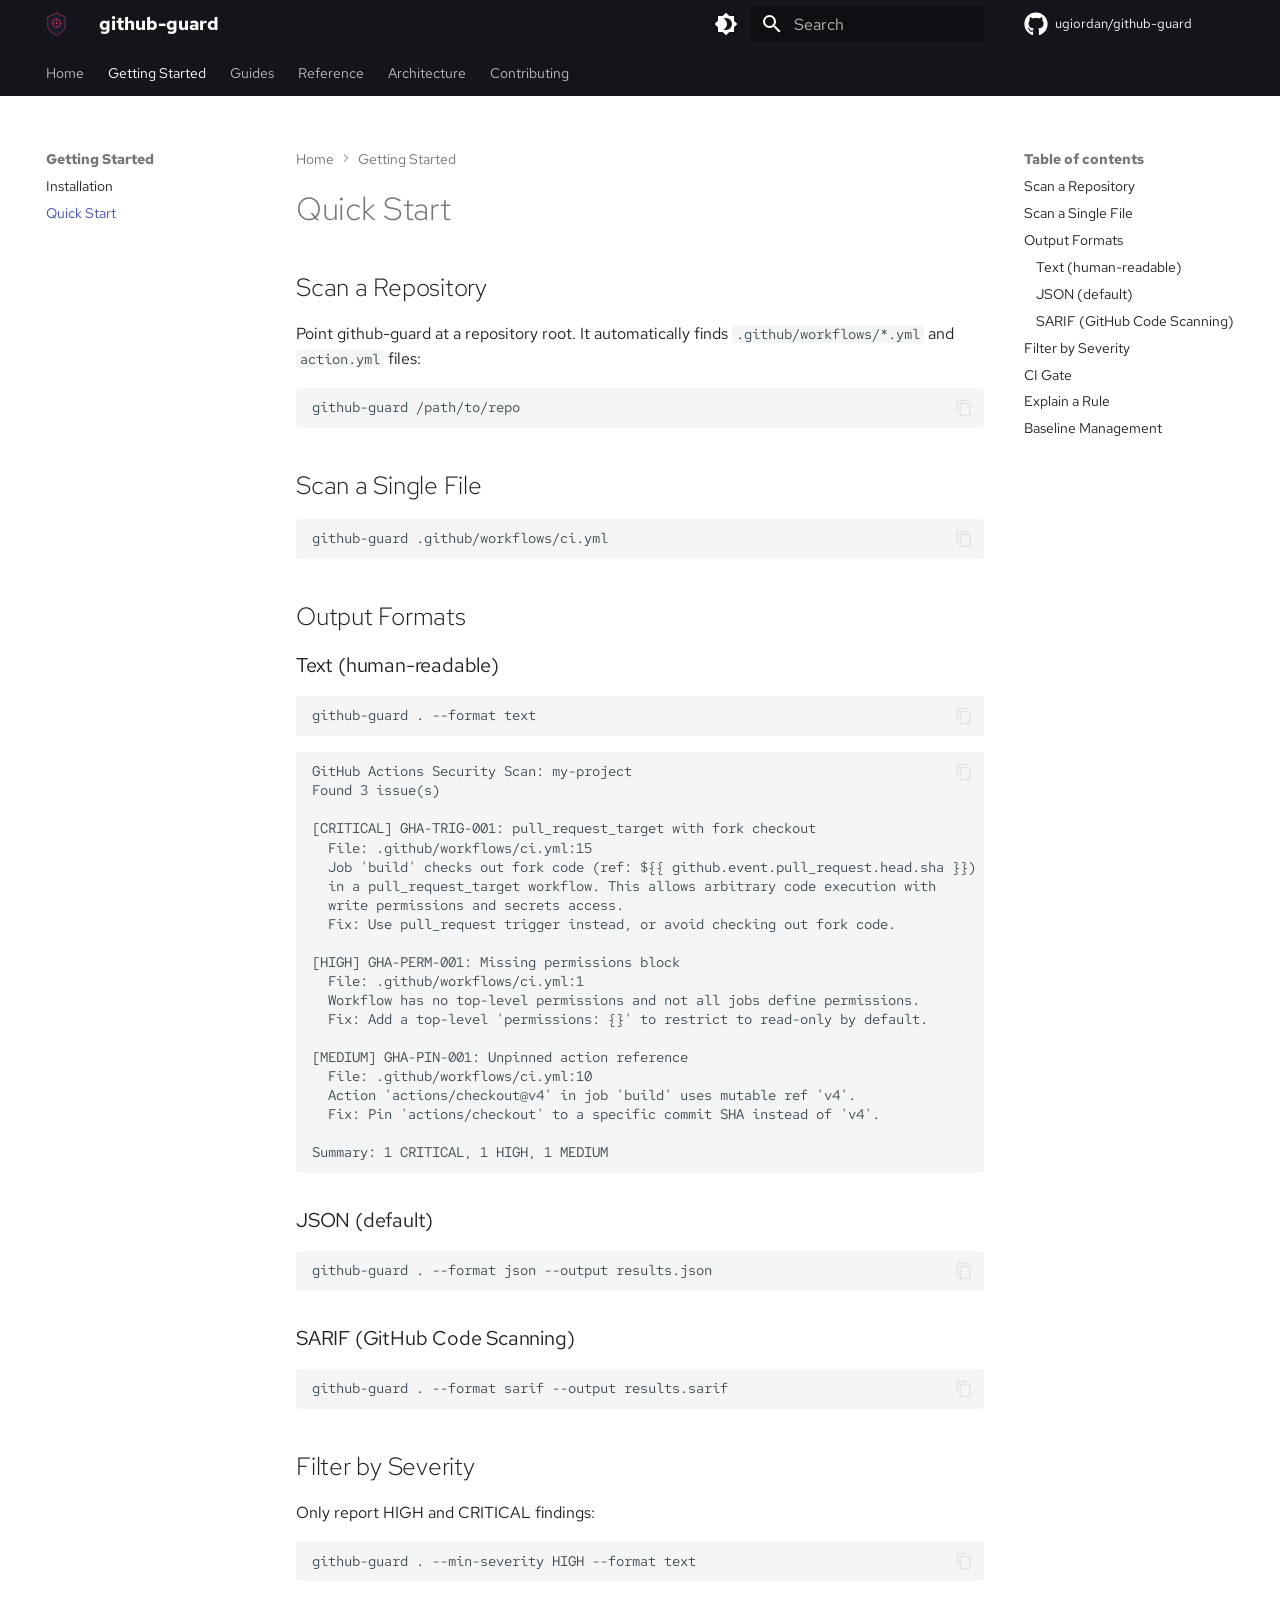
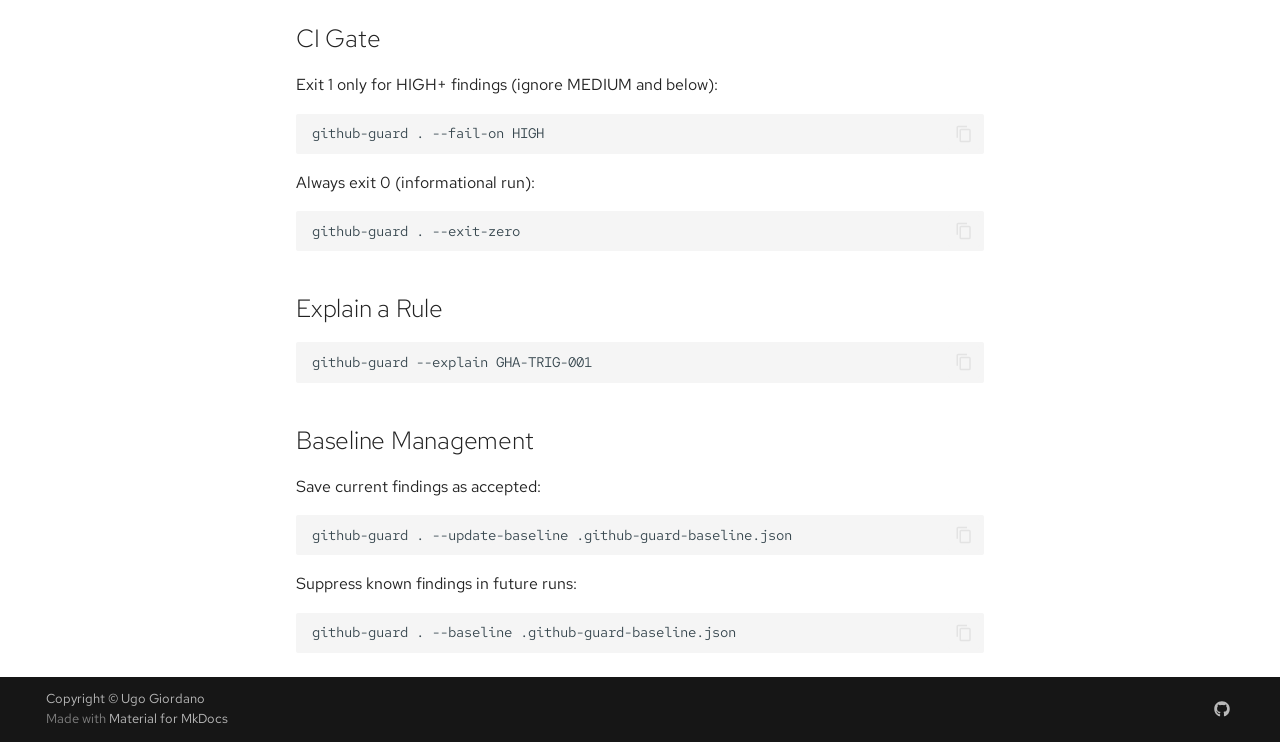
<file: getting-started/quickstart/index.html>
<!DOCTYPE html><html lang="en" class="no-js"><head>
    
      <meta charset="utf-8">
      <meta name="viewport" content="width=device-width,initial-scale=1">
      
      
      
        <link rel="canonical" href="https://ugiordan.github.io/github-guard/getting-started/quickstart/">
      
      
        <link rel="prev" href="../installation/">
      
      
        <link rel="next" href="../../guides/ci-integration/">
      
      
        
      
      
      <link rel="icon" href="../../assets/images/favicon.png">
      <meta name="generator" content="mkdocs-1.6.1, mkdocs-material-9.7.7">
    
    
      
        <title>Quick Start - github-guard</title>
      
    
    
      <link rel="stylesheet" href="../../assets/stylesheets/main.ec1eaa64.min.css">
      
        
        <link rel="stylesheet" href="../../assets/stylesheets/palette.ab4e12ef.min.css">
      
      


    
    
      
    
    
      
        
        
        <link rel="preconnect" href="https://fonts.gstatic.com" crossorigin="">
        <link rel="stylesheet" href="https://fonts.googleapis.com/css?family=Red+Hat+Text:300,300i,400,400i,700,700i%7CRed+Hat+Mono:400,400i,700,700i&amp;display=fallback">
        <style>:root{--md-text-font:"Red Hat Text";--md-code-font:"Red Hat Mono"}</style>
      
    
    
      <link rel="stylesheet" href="../../assets/css/extra.css">
    
    <script>__md_scope=new URL("../..",location),__md_hash=e=>[...e].reduce(((e,_)=>(e<<5)-e+_.charCodeAt(0)),0),__md_get=(e,_=localStorage,t=__md_scope)=>JSON.parse(_.getItem(t.pathname+"."+e)),__md_set=(e,_,t=localStorage,a=__md_scope)=>{try{t.setItem(a.pathname+"."+e,JSON.stringify(_))}catch(e){}}</script>
    
      

    
    
  <link href="../../assets/stylesheets/glightbox.min.css" rel="stylesheet"><script src="../../assets/javascripts/glightbox.min.js"></script><style id="glightbox-style">
            html.glightbox-open { overflow: initial; height: 100%; }
            .gslide-title { margin-top: 0px; user-select: text; }
            .gslide-desc { color: #666; user-select: text; }
            .gslide-image img { background: white; }
            .gscrollbar-fixer { padding-right: 15px; }
            .gdesc-inner { font-size: 0.75rem; }
            body[data-md-color-scheme="slate"] .gdesc-inner { background: var(--md-default-bg-color); }
            body[data-md-color-scheme="slate"] .gslide-title { color: var(--md-default-fg-color); }
            body[data-md-color-scheme="slate"] .gslide-desc { color: var(--md-default-fg-color); }
        </style></head>
  
  
    
    
      
    
    
    
    
    <body dir="ltr" data-md-color-scheme="default" data-md-color-primary="black" data-md-color-accent="indigo">
  
    
    <input class="md-toggle" data-md-toggle="drawer" type="checkbox" id="__drawer" autocomplete="off">
    <input class="md-toggle" data-md-toggle="search" type="checkbox" id="__search" autocomplete="off">
    <label class="md-overlay" for="__drawer"></label>
    <div data-md-component="skip">
      
        
        <a href="#quick-start" class="md-skip">
          Skip to content
        </a>
      
    </div>
    <div data-md-component="announce">
      
    </div>
    
    
      

<header class="md-header" data-md-component="header">
  <nav class="md-header__inner md-grid" aria-label="Header">
    <a href="../.." title="github-guard" class="md-header__button md-logo" aria-label="github-guard" data-md-component="logo">
      
  <img src="../../images/logo.svg" alt="logo">

    </a>
    <label class="md-header__button md-icon" for="__drawer">
      
      <svg xmlns="http://www.w3.org/2000/svg" viewBox="0 0 24 24"><path d="M3 6h18v2H3zm0 5h18v2H3zm0 5h18v2H3z"></path></svg>
    </label>
    <div class="md-header__title" data-md-component="header-title">
      <div class="md-header__ellipsis">
        <div class="md-header__topic">
          <span class="md-ellipsis">
            github-guard
          </span>
        </div>
        <div class="md-header__topic" data-md-component="header-topic">
          <span class="md-ellipsis">
            
              Quick Start
            
          </span>
        </div>
      </div>
    </div>
    
      
        <form class="md-header__option" data-md-component="palette">
  
    
    
    
    <input class="md-option" data-md-color-media="" data-md-color-scheme="default" data-md-color-primary="black" data-md-color-accent="indigo" aria-label="Switch to dark mode" type="radio" name="__palette" id="__palette_0">
    
      <label class="md-header__button md-icon" title="Switch to dark mode" for="__palette_1" hidden="">
        <svg xmlns="http://www.w3.org/2000/svg" viewBox="0 0 24 24"><path d="M12 18c-.89 0-1.74-.2-2.5-.55C11.56 16.5 13 14.42 13 12s-1.44-4.5-3.5-5.45C10.26 6.2 11.11 6 12 6a6 6 0 0 1 6 6 6 6 0 0 1-6 6m8-9.31V4h-4.69L12 .69 8.69 4H4v4.69L.69 12 4 15.31V20h4.69L12 23.31 15.31 20H20v-4.69L23.31 12z"></path></svg>
      </label>
    
  
    
    
    
    <input class="md-option" data-md-color-media="" data-md-color-scheme="slate" data-md-color-primary="black" data-md-color-accent="indigo" aria-label="Switch to light mode" type="radio" name="__palette" id="__palette_1">
    
      <label class="md-header__button md-icon" title="Switch to light mode" for="__palette_0" hidden="">
        <svg xmlns="http://www.w3.org/2000/svg" viewBox="0 0 24 24"><path d="M12 8a4 4 0 0 0-4 4 4 4 0 0 0 4 4 4 4 0 0 0 4-4 4 4 0 0 0-4-4m0 10a6 6 0 0 1-6-6 6 6 0 0 1 6-6 6 6 0 0 1 6 6 6 6 0 0 1-6 6m8-9.31V4h-4.69L12 .69 8.69 4H4v4.69L.69 12 4 15.31V20h4.69L12 23.31 15.31 20H20v-4.69L23.31 12z"></path></svg>
      </label>
    
  
</form>
      
    
    
      <script>var palette=__md_get("__palette");if(palette&&palette.color){if("(prefers-color-scheme)"===palette.color.media){var media=matchMedia("(prefers-color-scheme: light)"),input=document.querySelector(media.matches?"[data-md-color-media='(prefers-color-scheme: light)']":"[data-md-color-media='(prefers-color-scheme: dark)']");palette.color.media=input.getAttribute("data-md-color-media"),palette.color.scheme=input.getAttribute("data-md-color-scheme"),palette.color.primary=input.getAttribute("data-md-color-primary"),palette.color.accent=input.getAttribute("data-md-color-accent")}for(var[key,value]of Object.entries(palette.color))document.body.setAttribute("data-md-color-"+key,value)}</script>
    
    
    
      
      
        <label class="md-header__button md-icon" for="__search">
          
          <svg xmlns="http://www.w3.org/2000/svg" viewBox="0 0 24 24"><path d="M9.5 3A6.5 6.5 0 0 1 16 9.5c0 1.61-.59 3.09-1.56 4.23l.27.27h.79l5 5-1.5 1.5-5-5v-.79l-.27-.27A6.52 6.52 0 0 1 9.5 16 6.5 6.5 0 0 1 3 9.5 6.5 6.5 0 0 1 9.5 3m0 2C7 5 5 7 5 9.5S7 14 9.5 14 14 12 14 9.5 12 5 9.5 5"></path></svg>
        </label>
        <div class="md-search" data-md-component="search" role="dialog">
  <label class="md-search__overlay" for="__search"></label>
  <div class="md-search__inner" role="search">
    <form class="md-search__form" name="search">
      <input type="text" class="md-search__input" name="query" aria-label="Search" placeholder="Search" autocapitalize="off" autocorrect="off" autocomplete="off" spellcheck="false" data-md-component="search-query" required="">
      <label class="md-search__icon md-icon" for="__search">
        
        <svg xmlns="http://www.w3.org/2000/svg" viewBox="0 0 24 24"><path d="M9.5 3A6.5 6.5 0 0 1 16 9.5c0 1.61-.59 3.09-1.56 4.23l.27.27h.79l5 5-1.5 1.5-5-5v-.79l-.27-.27A6.52 6.52 0 0 1 9.5 16 6.5 6.5 0 0 1 3 9.5 6.5 6.5 0 0 1 9.5 3m0 2C7 5 5 7 5 9.5S7 14 9.5 14 14 12 14 9.5 12 5 9.5 5"></path></svg>
        
        <svg xmlns="http://www.w3.org/2000/svg" viewBox="0 0 24 24"><path d="M20 11v2H8l5.5 5.5-1.42 1.42L4.16 12l7.92-7.92L13.5 5.5 8 11z"></path></svg>
      </label>
      <nav class="md-search__options" aria-label="Search">
        
          <a href="javascript:void(0)" class="md-search__icon md-icon" title="Share" aria-label="Share" data-clipboard="" data-clipboard-text="" data-md-component="search-share" tabindex="-1">
            
            <svg xmlns="http://www.w3.org/2000/svg" viewBox="0 0 24 24"><path d="M18 16.08c-.76 0-1.44.3-1.96.77L8.91 12.7c.05-.23.09-.46.09-.7s-.04-.47-.09-.7l7.05-4.11c.54.5 1.25.81 2.04.81a3 3 0 0 0 3-3 3 3 0 0 0-3-3 3 3 0 0 0-3 3c0 .24.04.47.09.7L8.04 9.81C7.5 9.31 6.79 9 6 9a3 3 0 0 0-3 3 3 3 0 0 0 3 3c.79 0 1.5-.31 2.04-.81l7.12 4.15c-.05.21-.08.43-.08.66 0 1.61 1.31 2.91 2.92 2.91s2.92-1.3 2.92-2.91A2.92 2.92 0 0 0 18 16.08"></path></svg>
          </a>
        
        <button type="reset" class="md-search__icon md-icon" title="Clear" aria-label="Clear" tabindex="-1">
          
          <svg xmlns="http://www.w3.org/2000/svg" viewBox="0 0 24 24"><path d="M19 6.41 17.59 5 12 10.59 6.41 5 5 6.41 10.59 12 5 17.59 6.41 19 12 13.41 17.59 19 19 17.59 13.41 12z"></path></svg>
        </button>
      </nav>
      
        <div class="md-search__suggest" data-md-component="search-suggest"></div>
      
    </form>
    <div class="md-search__output">
      <div class="md-search__scrollwrap" tabindex="0" data-md-scrollfix="">
        <div class="md-search-result" data-md-component="search-result">
          <div class="md-search-result__meta">
            Initializing search
          </div>
          <ol class="md-search-result__list" role="presentation"></ol>
        </div>
      </div>
    </div>
  </div>
</div>
      
    
    
      <div class="md-header__source">
        <a href="https://github.com/ugiordan/github-guard" title="Go to repository" class="md-source" data-md-component="source">
  <div class="md-source__icon md-icon">
    
    <svg xmlns="http://www.w3.org/2000/svg" viewBox="0 0 512 512"><!--! Font Awesome Free 7.1.0 by @fontawesome - https://fontawesome.com License - https://fontawesome.com/license/free (Icons: CC BY 4.0, Fonts: SIL OFL 1.1, Code: MIT License) Copyright 2025 Fonticons, Inc.--><path d="M173.9 397.4c0 2-2.3 3.6-5.2 3.6-3.3.3-5.6-1.3-5.6-3.6 0-2 2.3-3.6 5.2-3.6 3-.3 5.6 1.3 5.6 3.6m-31.1-4.5c-.7 2 1.3 4.3 4.3 4.9 2.6 1 5.6 0 6.2-2s-1.3-4.3-4.3-5.2c-2.6-.7-5.5.3-6.2 2.3m44.2-1.7c-2.9.7-4.9 2.6-4.6 4.9.3 2 2.9 3.3 5.9 2.6 2.9-.7 4.9-2.6 4.6-4.6-.3-1.9-3-3.2-5.9-2.9M252.8 8C114.1 8 8 113.3 8 252c0 110.9 69.8 205.8 169.5 239.2 12.8 2.3 17.3-5.6 17.3-12.1 0-6.2-.3-40.4-.3-61.4 0 0-70 15-84.7-29.8 0 0-11.4-29.1-27.8-36.6 0 0-22.9-15.7 1.6-15.4 0 0 24.9 2 38.6 25.8 21.9 38.6 58.6 27.5 72.9 20.9 2.3-16 8.8-27.1 16-33.7-55.9-6.2-112.3-14.3-112.3-110.5 0-27.5 7.6-41.3 23.6-58.9-2.6-6.5-11.1-33.3 2.6-67.9 20.9-6.5 69 27 69 27 20-5.6 41.5-8.5 62.8-8.5s42.8 2.9 62.8 8.5c0 0 48.1-33.6 69-27 13.7 34.7 5.2 61.4 2.6 67.9 16 17.7 25.8 31.5 25.8 58.9 0 96.5-58.9 104.2-114.8 110.5 9.2 7.9 17 22.9 17 46.4 0 33.7-.3 75.4-.3 83.6 0 6.5 4.6 14.4 17.3 12.1C436.2 457.8 504 362.9 504 252 504 113.3 391.5 8 252.8 8M105.2 352.9c-1.3 1-1 3.3.7 5.2 1.6 1.6 3.9 2.3 5.2 1 1.3-1 1-3.3-.7-5.2-1.6-1.6-3.9-2.3-5.2-1m-10.8-8.1c-.7 1.3.3 2.9 2.3 3.9 1.6 1 3.6.7 4.3-.7.7-1.3-.3-2.9-2.3-3.9-2-.6-3.6-.3-4.3.7m32.4 35.6c-1.6 1.3-1 4.3 1.3 6.2 2.3 2.3 5.2 2.6 6.5 1 1.3-1.3.7-4.3-1.3-6.2-2.2-2.3-5.2-2.6-6.5-1m-11.4-14.7c-1.6 1-1.6 3.6 0 5.9s4.3 3.3 5.6 2.3c1.6-1.3 1.6-3.9 0-6.2-1.4-2.3-4-3.3-5.6-2"></path></svg>
  </div>
  <div class="md-source__repository">
    ugiordan/github-guard
  </div>
</a>
      </div>
    
  </nav>
  
</header>
    
    <div class="md-container" data-md-component="container">
      
      
        
          
            
<nav class="md-tabs" aria-label="Tabs" data-md-component="tabs">
  <div class="md-grid">
    <ul class="md-tabs__list">
      
        
  
  
  
  
    <li class="md-tabs__item">
      <a href="../.." class="md-tabs__link">
        
  
  
    
  
  Home

      </a>
    </li>
  

      
        
  
  
  
    
  
  
    
    
      <li class="md-tabs__item md-tabs__item--active">
        <a href="../installation/" class="md-tabs__link">
          
  
  
    
  
  Getting Started

        </a>
      </li>
    
  

      
        
  
  
  
  
    
    
      <li class="md-tabs__item">
        <a href="../../guides/ci-integration/" class="md-tabs__link">
          
  
  
    
  
  Guides

        </a>
      </li>
    
  

      
        
  
  
  
  
    
    
      <li class="md-tabs__item">
        <a href="../../reference/cli/" class="md-tabs__link">
          
  
  
    
  
  Reference

        </a>
      </li>
    
  

      
        
  
  
  
  
    
    
      <li class="md-tabs__item">
        <a href="../../architecture/overview/" class="md-tabs__link">
          
  
  
    
  
  Architecture

        </a>
      </li>
    
  

      
        
  
  
  
  
    
    
      <li class="md-tabs__item">
        <a href="../../contributing/setup/" class="md-tabs__link">
          
  
  
    
  
  Contributing

        </a>
      </li>
    
  

      
    </ul>
  </div>
</nav>
          
        
      
      <main class="md-main" data-md-component="main">
        <div class="md-main__inner md-grid">
          
            
              
              <div class="md-sidebar md-sidebar--primary" data-md-component="sidebar" data-md-type="navigation">
                <div class="md-sidebar__scrollwrap">
                  <div class="md-sidebar__inner">
                    


  


<nav class="md-nav md-nav--primary md-nav--lifted" aria-label="Navigation" data-md-level="0">
  <label class="md-nav__title" for="__drawer">
    <a href="../.." title="github-guard" class="md-nav__button md-logo" aria-label="github-guard" data-md-component="logo">
      
  <img src="../../images/logo.svg" alt="logo">

    </a>
    github-guard
  </label>
  
    <div class="md-nav__source">
      <a href="https://github.com/ugiordan/github-guard" title="Go to repository" class="md-source" data-md-component="source">
  <div class="md-source__icon md-icon">
    
    <svg xmlns="http://www.w3.org/2000/svg" viewBox="0 0 512 512"><!--! Font Awesome Free 7.1.0 by @fontawesome - https://fontawesome.com License - https://fontawesome.com/license/free (Icons: CC BY 4.0, Fonts: SIL OFL 1.1, Code: MIT License) Copyright 2025 Fonticons, Inc.--><path d="M173.9 397.4c0 2-2.3 3.6-5.2 3.6-3.3.3-5.6-1.3-5.6-3.6 0-2 2.3-3.6 5.2-3.6 3-.3 5.6 1.3 5.6 3.6m-31.1-4.5c-.7 2 1.3 4.3 4.3 4.9 2.6 1 5.6 0 6.2-2s-1.3-4.3-4.3-5.2c-2.6-.7-5.5.3-6.2 2.3m44.2-1.7c-2.9.7-4.9 2.6-4.6 4.9.3 2 2.9 3.3 5.9 2.6 2.9-.7 4.9-2.6 4.6-4.6-.3-1.9-3-3.2-5.9-2.9M252.8 8C114.1 8 8 113.3 8 252c0 110.9 69.8 205.8 169.5 239.2 12.8 2.3 17.3-5.6 17.3-12.1 0-6.2-.3-40.4-.3-61.4 0 0-70 15-84.7-29.8 0 0-11.4-29.1-27.8-36.6 0 0-22.9-15.7 1.6-15.4 0 0 24.9 2 38.6 25.8 21.9 38.6 58.6 27.5 72.9 20.9 2.3-16 8.8-27.1 16-33.7-55.9-6.2-112.3-14.3-112.3-110.5 0-27.5 7.6-41.3 23.6-58.9-2.6-6.5-11.1-33.3 2.6-67.9 20.9-6.5 69 27 69 27 20-5.6 41.5-8.5 62.8-8.5s42.8 2.9 62.8 8.5c0 0 48.1-33.6 69-27 13.7 34.7 5.2 61.4 2.6 67.9 16 17.7 25.8 31.5 25.8 58.9 0 96.5-58.9 104.2-114.8 110.5 9.2 7.9 17 22.9 17 46.4 0 33.7-.3 75.4-.3 83.6 0 6.5 4.6 14.4 17.3 12.1C436.2 457.8 504 362.9 504 252 504 113.3 391.5 8 252.8 8M105.2 352.9c-1.3 1-1 3.3.7 5.2 1.6 1.6 3.9 2.3 5.2 1 1.3-1 1-3.3-.7-5.2-1.6-1.6-3.9-2.3-5.2-1m-10.8-8.1c-.7 1.3.3 2.9 2.3 3.9 1.6 1 3.6.7 4.3-.7.7-1.3-.3-2.9-2.3-3.9-2-.6-3.6-.3-4.3.7m32.4 35.6c-1.6 1.3-1 4.3 1.3 6.2 2.3 2.3 5.2 2.6 6.5 1 1.3-1.3.7-4.3-1.3-6.2-2.2-2.3-5.2-2.6-6.5-1m-11.4-14.7c-1.6 1-1.6 3.6 0 5.9s4.3 3.3 5.6 2.3c1.6-1.3 1.6-3.9 0-6.2-1.4-2.3-4-3.3-5.6-2"></path></svg>
  </div>
  <div class="md-source__repository">
    ugiordan/github-guard
  </div>
</a>
    </div>
  
  <ul class="md-nav__list" data-md-scrollfix="">
    
      
      
  
  
  
  
    <li class="md-nav__item">
      <a href="../.." class="md-nav__link">
        
  
  
  <span class="md-ellipsis">
    
  
    Home
  

    
  </span>
  
  

      </a>
    </li>
  

    
      
      
  
  
    
  
  
  
    
    
      
        
      
        
      
    
    
    
      
        
        
      
      
        
      
    
    
    <li class="md-nav__item md-nav__item--active md-nav__item--section md-nav__item--nested">
      
        
        
        <input class="md-nav__toggle md-toggle " type="checkbox" id="__nav_2" checked="">
        
          
          <label class="md-nav__link" for="__nav_2" id="__nav_2_label" tabindex="">
            
  
  
  <span class="md-ellipsis">
    
  
    Getting Started
  

    
  </span>
  
  

            <span class="md-nav__icon md-icon"></span>
          </label>
        
        <nav class="md-nav" data-md-level="1" aria-labelledby="__nav_2_label" aria-expanded="true">
          <label class="md-nav__title" for="__nav_2">
            <span class="md-nav__icon md-icon"></span>
            
  
    Getting Started
  

          </label>
          <ul class="md-nav__list" data-md-scrollfix="">
            
              
                
  
  
  
  
    <li class="md-nav__item">
      <a href="../installation/" class="md-nav__link">
        
  
  
  <span class="md-ellipsis">
    
  
    Installation
  

    
  </span>
  
  

      </a>
    </li>
  

              
            
              
                
  
  
    
  
  
  
    <li class="md-nav__item md-nav__item--active">
      
      <input class="md-nav__toggle md-toggle" type="checkbox" id="__toc">
      
      
        
      
      
        <label class="md-nav__link md-nav__link--active" for="__toc">
          
  
  
  <span class="md-ellipsis">
    
  
    Quick Start
  

    
  </span>
  
  

          <span class="md-nav__icon md-icon"></span>
        </label>
      
      <a href="./" class="md-nav__link md-nav__link--active">
        
  
  
  <span class="md-ellipsis">
    
  
    Quick Start
  

    
  </span>
  
  

      </a>
      
        

<nav class="md-nav md-nav--secondary" aria-label="Table of contents">
  
  
  
    
  
  
    <label class="md-nav__title" for="__toc">
      <span class="md-nav__icon md-icon"></span>
      Table of contents
    </label>
    <ul class="md-nav__list" data-md-component="toc" data-md-scrollfix="">
      
        <li class="md-nav__item">
  <a href="#scan-a-repository" class="md-nav__link">
    <span class="md-ellipsis">
      
        Scan a Repository
      
    </span>
  </a>
  
</li>
      
        <li class="md-nav__item">
  <a href="#scan-a-single-file" class="md-nav__link">
    <span class="md-ellipsis">
      
        Scan a Single File
      
    </span>
  </a>
  
</li>
      
        <li class="md-nav__item">
  <a href="#output-formats" class="md-nav__link">
    <span class="md-ellipsis">
      
        Output Formats
      
    </span>
  </a>
  
    <nav class="md-nav" aria-label="Output Formats">
      <ul class="md-nav__list">
        
          <li class="md-nav__item">
  <a href="#text-human-readable" class="md-nav__link">
    <span class="md-ellipsis">
      
        Text (human-readable)
      
    </span>
  </a>
  
</li>
        
          <li class="md-nav__item">
  <a href="#json-default" class="md-nav__link">
    <span class="md-ellipsis">
      
        JSON (default)
      
    </span>
  </a>
  
</li>
        
          <li class="md-nav__item">
  <a href="#sarif-github-code-scanning" class="md-nav__link">
    <span class="md-ellipsis">
      
        SARIF (GitHub Code Scanning)
      
    </span>
  </a>
  
</li>
        
      </ul>
    </nav>
  
</li>
      
        <li class="md-nav__item">
  <a href="#filter-by-severity" class="md-nav__link">
    <span class="md-ellipsis">
      
        Filter by Severity
      
    </span>
  </a>
  
</li>
      
        <li class="md-nav__item">
  <a href="#ci-gate" class="md-nav__link">
    <span class="md-ellipsis">
      
        CI Gate
      
    </span>
  </a>
  
</li>
      
        <li class="md-nav__item">
  <a href="#explain-a-rule" class="md-nav__link">
    <span class="md-ellipsis">
      
        Explain a Rule
      
    </span>
  </a>
  
</li>
      
        <li class="md-nav__item">
  <a href="#baseline-management" class="md-nav__link">
    <span class="md-ellipsis">
      
        Baseline Management
      
    </span>
  </a>
  
</li>
      
    </ul>
  
</nav>
      
    </li>
  

              
            
          </ul>
        </nav>
      
    </li>
  

    
      
      
  
  
  
  
    
    
      
        
      
        
      
    
    
    
      
      
        
      
    
    
    <li class="md-nav__item md-nav__item--nested">
      
        
        
        <input class="md-nav__toggle md-toggle " type="checkbox" id="__nav_3">
        
          
          <label class="md-nav__link" for="__nav_3" id="__nav_3_label" tabindex="0">
            
  
  
  <span class="md-ellipsis">
    
  
    Guides
  

    
  </span>
  
  

            <span class="md-nav__icon md-icon"></span>
          </label>
        
        <nav class="md-nav" data-md-level="1" aria-labelledby="__nav_3_label" aria-expanded="false">
          <label class="md-nav__title" for="__nav_3">
            <span class="md-nav__icon md-icon"></span>
            
  
    Guides
  

          </label>
          <ul class="md-nav__list" data-md-scrollfix="">
            
              
                
  
  
  
  
    <li class="md-nav__item">
      <a href="../../guides/ci-integration/" class="md-nav__link">
        
  
  
  <span class="md-ellipsis">
    
  
    CI Integration
  

    
  </span>
  
  

      </a>
    </li>
  

              
            
              
                
  
  
  
  
    <li class="md-nav__item">
      <a href="../../guides/configuration/" class="md-nav__link">
        
  
  
  <span class="md-ellipsis">
    
  
    Configuration
  

    
  </span>
  
  

      </a>
    </li>
  

              
            
          </ul>
        </nav>
      
    </li>
  

    
      
      
  
  
  
  
    
    
      
        
      
        
      
        
      
    
    
    
      
      
        
      
    
    
    <li class="md-nav__item md-nav__item--nested">
      
        
        
        <input class="md-nav__toggle md-toggle " type="checkbox" id="__nav_4">
        
          
          <label class="md-nav__link" for="__nav_4" id="__nav_4_label" tabindex="0">
            
  
  
  <span class="md-ellipsis">
    
  
    Reference
  

    
  </span>
  
  

            <span class="md-nav__icon md-icon"></span>
          </label>
        
        <nav class="md-nav" data-md-level="1" aria-labelledby="__nav_4_label" aria-expanded="false">
          <label class="md-nav__title" for="__nav_4">
            <span class="md-nav__icon md-icon"></span>
            
  
    Reference
  

          </label>
          <ul class="md-nav__list" data-md-scrollfix="">
            
              
                
  
  
  
  
    <li class="md-nav__item">
      <a href="../../reference/cli/" class="md-nav__link">
        
  
  
  <span class="md-ellipsis">
    
  
    CLI Commands
  

    
  </span>
  
  

      </a>
    </li>
  

              
            
              
                
  
  
  
  
    <li class="md-nav__item">
      <a href="../../reference/rules/" class="md-nav__link">
        
  
  
  <span class="md-ellipsis">
    
  
    Detection Rules
  

    
  </span>
  
  

      </a>
    </li>
  

              
            
              
                
  
  
  
  
    <li class="md-nav__item">
      <a href="../../reference/output-formats/" class="md-nav__link">
        
  
  
  <span class="md-ellipsis">
    
  
    Output Formats
  

    
  </span>
  
  

      </a>
    </li>
  

              
            
          </ul>
        </nav>
      
    </li>
  

    
      
      
  
  
  
  
    
    
      
        
      
    
    
    
      
      
        
      
    
    
    <li class="md-nav__item md-nav__item--nested">
      
        
        
        <input class="md-nav__toggle md-toggle " type="checkbox" id="__nav_5">
        
          
          <label class="md-nav__link" for="__nav_5" id="__nav_5_label" tabindex="0">
            
  
  
  <span class="md-ellipsis">
    
  
    Architecture
  

    
  </span>
  
  

            <span class="md-nav__icon md-icon"></span>
          </label>
        
        <nav class="md-nav" data-md-level="1" aria-labelledby="__nav_5_label" aria-expanded="false">
          <label class="md-nav__title" for="__nav_5">
            <span class="md-nav__icon md-icon"></span>
            
  
    Architecture
  

          </label>
          <ul class="md-nav__list" data-md-scrollfix="">
            
              
                
  
  
  
  
    <li class="md-nav__item">
      <a href="../../architecture/overview/" class="md-nav__link">
        
  
  
  <span class="md-ellipsis">
    
  
    Design Overview
  

    
  </span>
  
  

      </a>
    </li>
  

              
            
          </ul>
        </nav>
      
    </li>
  

    
      
      
  
  
  
  
    
    
      
        
      
    
    
    
      
      
        
      
    
    
    <li class="md-nav__item md-nav__item--nested">
      
        
        
        <input class="md-nav__toggle md-toggle " type="checkbox" id="__nav_6">
        
          
          <label class="md-nav__link" for="__nav_6" id="__nav_6_label" tabindex="0">
            
  
  
  <span class="md-ellipsis">
    
  
    Contributing
  

    
  </span>
  
  

            <span class="md-nav__icon md-icon"></span>
          </label>
        
        <nav class="md-nav" data-md-level="1" aria-labelledby="__nav_6_label" aria-expanded="false">
          <label class="md-nav__title" for="__nav_6">
            <span class="md-nav__icon md-icon"></span>
            
  
    Contributing
  

          </label>
          <ul class="md-nav__list" data-md-scrollfix="">
            
              
                
  
  
  
  
    <li class="md-nav__item">
      <a href="../../contributing/setup/" class="md-nav__link">
        
  
  
  <span class="md-ellipsis">
    
  
    Development Setup
  

    
  </span>
  
  

      </a>
    </li>
  

              
            
          </ul>
        </nav>
      
    </li>
  

    
  </ul>
</nav>
                  </div>
                </div>
              </div>
            
            
              
              <div class="md-sidebar md-sidebar--secondary" data-md-component="sidebar" data-md-type="toc">
                <div class="md-sidebar__scrollwrap">
                  <div class="md-sidebar__inner">
                    

<nav class="md-nav md-nav--secondary" aria-label="Table of contents">
  
  
  
    
  
  
    <label class="md-nav__title" for="__toc">
      <span class="md-nav__icon md-icon"></span>
      Table of contents
    </label>
    <ul class="md-nav__list" data-md-component="toc" data-md-scrollfix="">
      
        <li class="md-nav__item">
  <a href="#scan-a-repository" class="md-nav__link">
    <span class="md-ellipsis">
      
        Scan a Repository
      
    </span>
  </a>
  
</li>
      
        <li class="md-nav__item">
  <a href="#scan-a-single-file" class="md-nav__link">
    <span class="md-ellipsis">
      
        Scan a Single File
      
    </span>
  </a>
  
</li>
      
        <li class="md-nav__item">
  <a href="#output-formats" class="md-nav__link">
    <span class="md-ellipsis">
      
        Output Formats
      
    </span>
  </a>
  
    <nav class="md-nav" aria-label="Output Formats">
      <ul class="md-nav__list">
        
          <li class="md-nav__item">
  <a href="#text-human-readable" class="md-nav__link">
    <span class="md-ellipsis">
      
        Text (human-readable)
      
    </span>
  </a>
  
</li>
        
          <li class="md-nav__item">
  <a href="#json-default" class="md-nav__link">
    <span class="md-ellipsis">
      
        JSON (default)
      
    </span>
  </a>
  
</li>
        
          <li class="md-nav__item">
  <a href="#sarif-github-code-scanning" class="md-nav__link">
    <span class="md-ellipsis">
      
        SARIF (GitHub Code Scanning)
      
    </span>
  </a>
  
</li>
        
      </ul>
    </nav>
  
</li>
      
        <li class="md-nav__item">
  <a href="#filter-by-severity" class="md-nav__link">
    <span class="md-ellipsis">
      
        Filter by Severity
      
    </span>
  </a>
  
</li>
      
        <li class="md-nav__item">
  <a href="#ci-gate" class="md-nav__link">
    <span class="md-ellipsis">
      
        CI Gate
      
    </span>
  </a>
  
</li>
      
        <li class="md-nav__item">
  <a href="#explain-a-rule" class="md-nav__link">
    <span class="md-ellipsis">
      
        Explain a Rule
      
    </span>
  </a>
  
</li>
      
        <li class="md-nav__item">
  <a href="#baseline-management" class="md-nav__link">
    <span class="md-ellipsis">
      
        Baseline Management
      
    </span>
  </a>
  
</li>
      
    </ul>
  
</nav>
                  </div>
                </div>
              </div>
            
          
          
            <div class="md-content" data-md-component="content">
              
                



  


  <nav class="md-path" aria-label="Navigation">
    <ol class="md-path__list">
      
        
  
  
    <li class="md-path__item">
      <a href="../.." class="md-path__link">
        
  <span class="md-ellipsis">
    Home
  </span>

      </a>
    </li>
  

      
      
        
  
  
    
    
      <li class="md-path__item">
        <a href="../installation/" class="md-path__link">
          
  <span class="md-ellipsis">
    Getting Started
  </span>

        </a>
      </li>
    
  

      
    </ol>
  </nav>

              
              <article class="md-content__inner md-typeset">
                
                  


  
  


<h1 id="quick-start">Quick Start<a class="headerlink" href="#quick-start" title="Permanent link">¶</a></h1>
<h2 id="scan-a-repository">Scan a Repository<a class="headerlink" href="#scan-a-repository" title="Permanent link">¶</a></h2>
<p>Point github-guard at a repository root. It automatically finds <code>.github/workflows/*.yml</code> and <code>action.yml</code> files:</p>
<div class="highlight"><pre><span></span><code><a id="__codelineno-0-1" name="__codelineno-0-1" href="#__codelineno-0-1"></a>github-guard<span class="w"> </span>/path/to/repo
</code></pre></div>
<h2 id="scan-a-single-file">Scan a Single File<a class="headerlink" href="#scan-a-single-file" title="Permanent link">¶</a></h2>
<div class="highlight"><pre><span></span><code><a id="__codelineno-1-1" name="__codelineno-1-1" href="#__codelineno-1-1"></a>github-guard<span class="w"> </span>.github/workflows/ci.yml
</code></pre></div>
<h2 id="output-formats">Output Formats<a class="headerlink" href="#output-formats" title="Permanent link">¶</a></h2>
<h3 id="text-human-readable">Text (human-readable)<a class="headerlink" href="#text-human-readable" title="Permanent link">¶</a></h3>
<div class="highlight"><pre><span></span><code><a id="__codelineno-2-1" name="__codelineno-2-1" href="#__codelineno-2-1"></a>github-guard<span class="w"> </span>.<span class="w"> </span>--format<span class="w"> </span>text
</code></pre></div>
<div class="highlight"><pre><span></span><code><a id="__codelineno-3-1" name="__codelineno-3-1" href="#__codelineno-3-1"></a>GitHub Actions Security Scan: my-project
<a id="__codelineno-3-2" name="__codelineno-3-2" href="#__codelineno-3-2"></a>Found 3 issue(s)
<a id="__codelineno-3-3" name="__codelineno-3-3" href="#__codelineno-3-3"></a>
<a id="__codelineno-3-4" name="__codelineno-3-4" href="#__codelineno-3-4"></a>[CRITICAL] GHA-TRIG-001: pull_request_target with fork checkout
<a id="__codelineno-3-5" name="__codelineno-3-5" href="#__codelineno-3-5"></a>  File: .github/workflows/ci.yml:15
<a id="__codelineno-3-6" name="__codelineno-3-6" href="#__codelineno-3-6"></a>  Job 'build' checks out fork code (ref: ${{ github.event.pull_request.head.sha }})
<a id="__codelineno-3-7" name="__codelineno-3-7" href="#__codelineno-3-7"></a>  in a pull_request_target workflow. This allows arbitrary code execution with
<a id="__codelineno-3-8" name="__codelineno-3-8" href="#__codelineno-3-8"></a>  write permissions and secrets access.
<a id="__codelineno-3-9" name="__codelineno-3-9" href="#__codelineno-3-9"></a>  Fix: Use pull_request trigger instead, or avoid checking out fork code.
<a id="__codelineno-3-10" name="__codelineno-3-10" href="#__codelineno-3-10"></a>
<a id="__codelineno-3-11" name="__codelineno-3-11" href="#__codelineno-3-11"></a>[HIGH] GHA-PERM-001: Missing permissions block
<a id="__codelineno-3-12" name="__codelineno-3-12" href="#__codelineno-3-12"></a>  File: .github/workflows/ci.yml:1
<a id="__codelineno-3-13" name="__codelineno-3-13" href="#__codelineno-3-13"></a>  Workflow has no top-level permissions and not all jobs define permissions.
<a id="__codelineno-3-14" name="__codelineno-3-14" href="#__codelineno-3-14"></a>  Fix: Add a top-level 'permissions: {}' to restrict to read-only by default.
<a id="__codelineno-3-15" name="__codelineno-3-15" href="#__codelineno-3-15"></a>
<a id="__codelineno-3-16" name="__codelineno-3-16" href="#__codelineno-3-16"></a>[MEDIUM] GHA-PIN-001: Unpinned action reference
<a id="__codelineno-3-17" name="__codelineno-3-17" href="#__codelineno-3-17"></a>  File: .github/workflows/ci.yml:10
<a id="__codelineno-3-18" name="__codelineno-3-18" href="#__codelineno-3-18"></a>  Action 'actions/checkout@v4' in job 'build' uses mutable ref 'v4'.
<a id="__codelineno-3-19" name="__codelineno-3-19" href="#__codelineno-3-19"></a>  Fix: Pin 'actions/checkout' to a specific commit SHA instead of 'v4'.
<a id="__codelineno-3-20" name="__codelineno-3-20" href="#__codelineno-3-20"></a>
<a id="__codelineno-3-21" name="__codelineno-3-21" href="#__codelineno-3-21"></a>Summary: 1 CRITICAL, 1 HIGH, 1 MEDIUM
</code></pre></div>
<h3 id="json-default">JSON (default)<a class="headerlink" href="#json-default" title="Permanent link">¶</a></h3>
<div class="highlight"><pre><span></span><code><a id="__codelineno-4-1" name="__codelineno-4-1" href="#__codelineno-4-1"></a>github-guard<span class="w"> </span>.<span class="w"> </span>--format<span class="w"> </span>json<span class="w"> </span>--output<span class="w"> </span>results.json
</code></pre></div>
<h3 id="sarif-github-code-scanning">SARIF (GitHub Code Scanning)<a class="headerlink" href="#sarif-github-code-scanning" title="Permanent link">¶</a></h3>
<div class="highlight"><pre><span></span><code><a id="__codelineno-5-1" name="__codelineno-5-1" href="#__codelineno-5-1"></a>github-guard<span class="w"> </span>.<span class="w"> </span>--format<span class="w"> </span>sarif<span class="w"> </span>--output<span class="w"> </span>results.sarif
</code></pre></div>
<h2 id="filter-by-severity">Filter by Severity<a class="headerlink" href="#filter-by-severity" title="Permanent link">¶</a></h2>
<p>Only report HIGH and CRITICAL findings:</p>
<div class="highlight"><pre><span></span><code><a id="__codelineno-6-1" name="__codelineno-6-1" href="#__codelineno-6-1"></a>github-guard<span class="w"> </span>.<span class="w"> </span>--min-severity<span class="w"> </span>HIGH<span class="w"> </span>--format<span class="w"> </span>text
</code></pre></div>
<h2 id="ci-gate">CI Gate<a class="headerlink" href="#ci-gate" title="Permanent link">¶</a></h2>
<p>Exit 1 only for HIGH+ findings (ignore MEDIUM and below):</p>
<div class="highlight"><pre><span></span><code><a id="__codelineno-7-1" name="__codelineno-7-1" href="#__codelineno-7-1"></a>github-guard<span class="w"> </span>.<span class="w"> </span>--fail-on<span class="w"> </span>HIGH
</code></pre></div>
<p>Always exit 0 (informational run):</p>
<div class="highlight"><pre><span></span><code><a id="__codelineno-8-1" name="__codelineno-8-1" href="#__codelineno-8-1"></a>github-guard<span class="w"> </span>.<span class="w"> </span>--exit-zero
</code></pre></div>
<h2 id="explain-a-rule">Explain a Rule<a class="headerlink" href="#explain-a-rule" title="Permanent link">¶</a></h2>
<div class="highlight"><pre><span></span><code><a id="__codelineno-9-1" name="__codelineno-9-1" href="#__codelineno-9-1"></a>github-guard<span class="w"> </span>--explain<span class="w"> </span>GHA-TRIG-001
</code></pre></div>
<h2 id="baseline-management">Baseline Management<a class="headerlink" href="#baseline-management" title="Permanent link">¶</a></h2>
<p>Save current findings as accepted:</p>
<div class="highlight"><pre><span></span><code><a id="__codelineno-10-1" name="__codelineno-10-1" href="#__codelineno-10-1"></a>github-guard<span class="w"> </span>.<span class="w"> </span>--update-baseline<span class="w"> </span>.github-guard-baseline.json
</code></pre></div>
<p>Suppress known findings in future runs:</p>
<div class="highlight"><pre><span></span><code><a id="__codelineno-11-1" name="__codelineno-11-1" href="#__codelineno-11-1"></a>github-guard<span class="w"> </span>.<span class="w"> </span>--baseline<span class="w"> </span>.github-guard-baseline.json
</code></pre></div>












                
              </article>
            </div>
          
          
  <script>var tabs=__md_get("__tabs");if(Array.isArray(tabs))e:for(var set of document.querySelectorAll(".tabbed-set")){var labels=set.querySelector(".tabbed-labels");for(var tab of tabs)for(var label of labels.getElementsByTagName("label"))if(label.innerText.trim()===tab){var input=document.getElementById(label.htmlFor);input.checked=!0;continue e}}</script>

<script>var target=document.getElementById(location.hash.slice(1));target&&target.name&&(target.checked=target.name.startsWith("__tabbed_"))</script>
        </div>
        
          <button type="button" class="md-top md-icon" data-md-component="top" hidden="">
  
  <svg xmlns="http://www.w3.org/2000/svg" viewBox="0 0 24 24"><path d="M13 20h-2V8l-5.5 5.5-1.42-1.42L12 4.16l7.92 7.92-1.42 1.42L13 8z"></path></svg>
  Back to top
</button>
        
      </main>
      
        <footer class="md-footer">
  
  <div class="md-footer-meta md-typeset">
    <div class="md-footer-meta__inner md-grid">
      <div class="md-copyright">
  
    <div class="md-copyright__highlight">
      Copyright © Ugo Giordano
    </div>
  
  
    Made with
    <a href="https://squidfunk.github.io/mkdocs-material/" target="_blank" rel="noopener">
      Material for MkDocs
    </a>
  
</div>
      
        
<div class="md-social">
  
    
    
    
    
      
      
    
    <a href="https://github.com/ugiordan/github-guard" target="_blank" rel="noopener" title="github.com" class="md-social__link">
      <svg xmlns="http://www.w3.org/2000/svg" viewBox="0 0 512 512"><!--! Font Awesome Free 7.1.0 by @fontawesome - https://fontawesome.com License - https://fontawesome.com/license/free (Icons: CC BY 4.0, Fonts: SIL OFL 1.1, Code: MIT License) Copyright 2025 Fonticons, Inc.--><path d="M173.9 397.4c0 2-2.3 3.6-5.2 3.6-3.3.3-5.6-1.3-5.6-3.6 0-2 2.3-3.6 5.2-3.6 3-.3 5.6 1.3 5.6 3.6m-31.1-4.5c-.7 2 1.3 4.3 4.3 4.9 2.6 1 5.6 0 6.2-2s-1.3-4.3-4.3-5.2c-2.6-.7-5.5.3-6.2 2.3m44.2-1.7c-2.9.7-4.9 2.6-4.6 4.9.3 2 2.9 3.3 5.9 2.6 2.9-.7 4.9-2.6 4.6-4.6-.3-1.9-3-3.2-5.9-2.9M252.8 8C114.1 8 8 113.3 8 252c0 110.9 69.8 205.8 169.5 239.2 12.8 2.3 17.3-5.6 17.3-12.1 0-6.2-.3-40.4-.3-61.4 0 0-70 15-84.7-29.8 0 0-11.4-29.1-27.8-36.6 0 0-22.9-15.7 1.6-15.4 0 0 24.9 2 38.6 25.8 21.9 38.6 58.6 27.5 72.9 20.9 2.3-16 8.8-27.1 16-33.7-55.9-6.2-112.3-14.3-112.3-110.5 0-27.5 7.6-41.3 23.6-58.9-2.6-6.5-11.1-33.3 2.6-67.9 20.9-6.5 69 27 69 27 20-5.6 41.5-8.5 62.8-8.5s42.8 2.9 62.8 8.5c0 0 48.1-33.6 69-27 13.7 34.7 5.2 61.4 2.6 67.9 16 17.7 25.8 31.5 25.8 58.9 0 96.5-58.9 104.2-114.8 110.5 9.2 7.9 17 22.9 17 46.4 0 33.7-.3 75.4-.3 83.6 0 6.5 4.6 14.4 17.3 12.1C436.2 457.8 504 362.9 504 252 504 113.3 391.5 8 252.8 8M105.2 352.9c-1.3 1-1 3.3.7 5.2 1.6 1.6 3.9 2.3 5.2 1 1.3-1 1-3.3-.7-5.2-1.6-1.6-3.9-2.3-5.2-1m-10.8-8.1c-.7 1.3.3 2.9 2.3 3.9 1.6 1 3.6.7 4.3-.7.7-1.3-.3-2.9-2.3-3.9-2-.6-3.6-.3-4.3.7m32.4 35.6c-1.6 1.3-1 4.3 1.3 6.2 2.3 2.3 5.2 2.6 6.5 1 1.3-1.3.7-4.3-1.3-6.2-2.2-2.3-5.2-2.6-6.5-1m-11.4-14.7c-1.6 1-1.6 3.6 0 5.9s4.3 3.3 5.6 2.3c1.6-1.3 1.6-3.9 0-6.2-1.4-2.3-4-3.3-5.6-2"></path></svg>
    </a>
  
</div>
      
    </div>
  </div>
</footer>
      
    </div>
    <div class="md-dialog" data-md-component="dialog">
      <div class="md-dialog__inner md-typeset"></div>
    </div>
    
    
    
      
      
      <script id="__config" type="application/json">{"annotate": null, "base": "../..", "features": ["navigation.tabs", "navigation.top", "navigation.indexes", "navigation.instant", "navigation.path", "navigation.sections", "search.suggest", "search.highlight", "search.share", "content.code.copy", "content.code.annotate", "content.tabs.link", "toc.follow"], "search": "../../assets/javascripts/workers/search.2c215733.min.js", "tags": null, "translations": {"clipboard.copied": "Copied to clipboard", "clipboard.copy": "Copy to clipboard", "search.result.more.one": "1 more on this page", "search.result.more.other": "# more on this page", "search.result.none": "No matching documents", "search.result.one": "1 matching document", "search.result.other": "# matching documents", "search.result.placeholder": "Type to start searching", "search.result.term.missing": "Missing", "select.version": "Select version"}, "version": null}</script>
    
    
      <script src="../../assets/javascripts/bundle.d7400e89.min.js"></script>
      
        <script src="../../assets/js/diagram-zoom.js"></script>
      
    
  
<script id="init-glightbox">const lightbox = GLightbox({"touchNavigation": true, "loop": false, "zoomable": true, "draggable": true, "openEffect": "zoom", "closeEffect": "zoom", "slideEffect": "slide"});
document$.subscribe(()=>{ lightbox.reload(); });
</script></body></html>
</file>
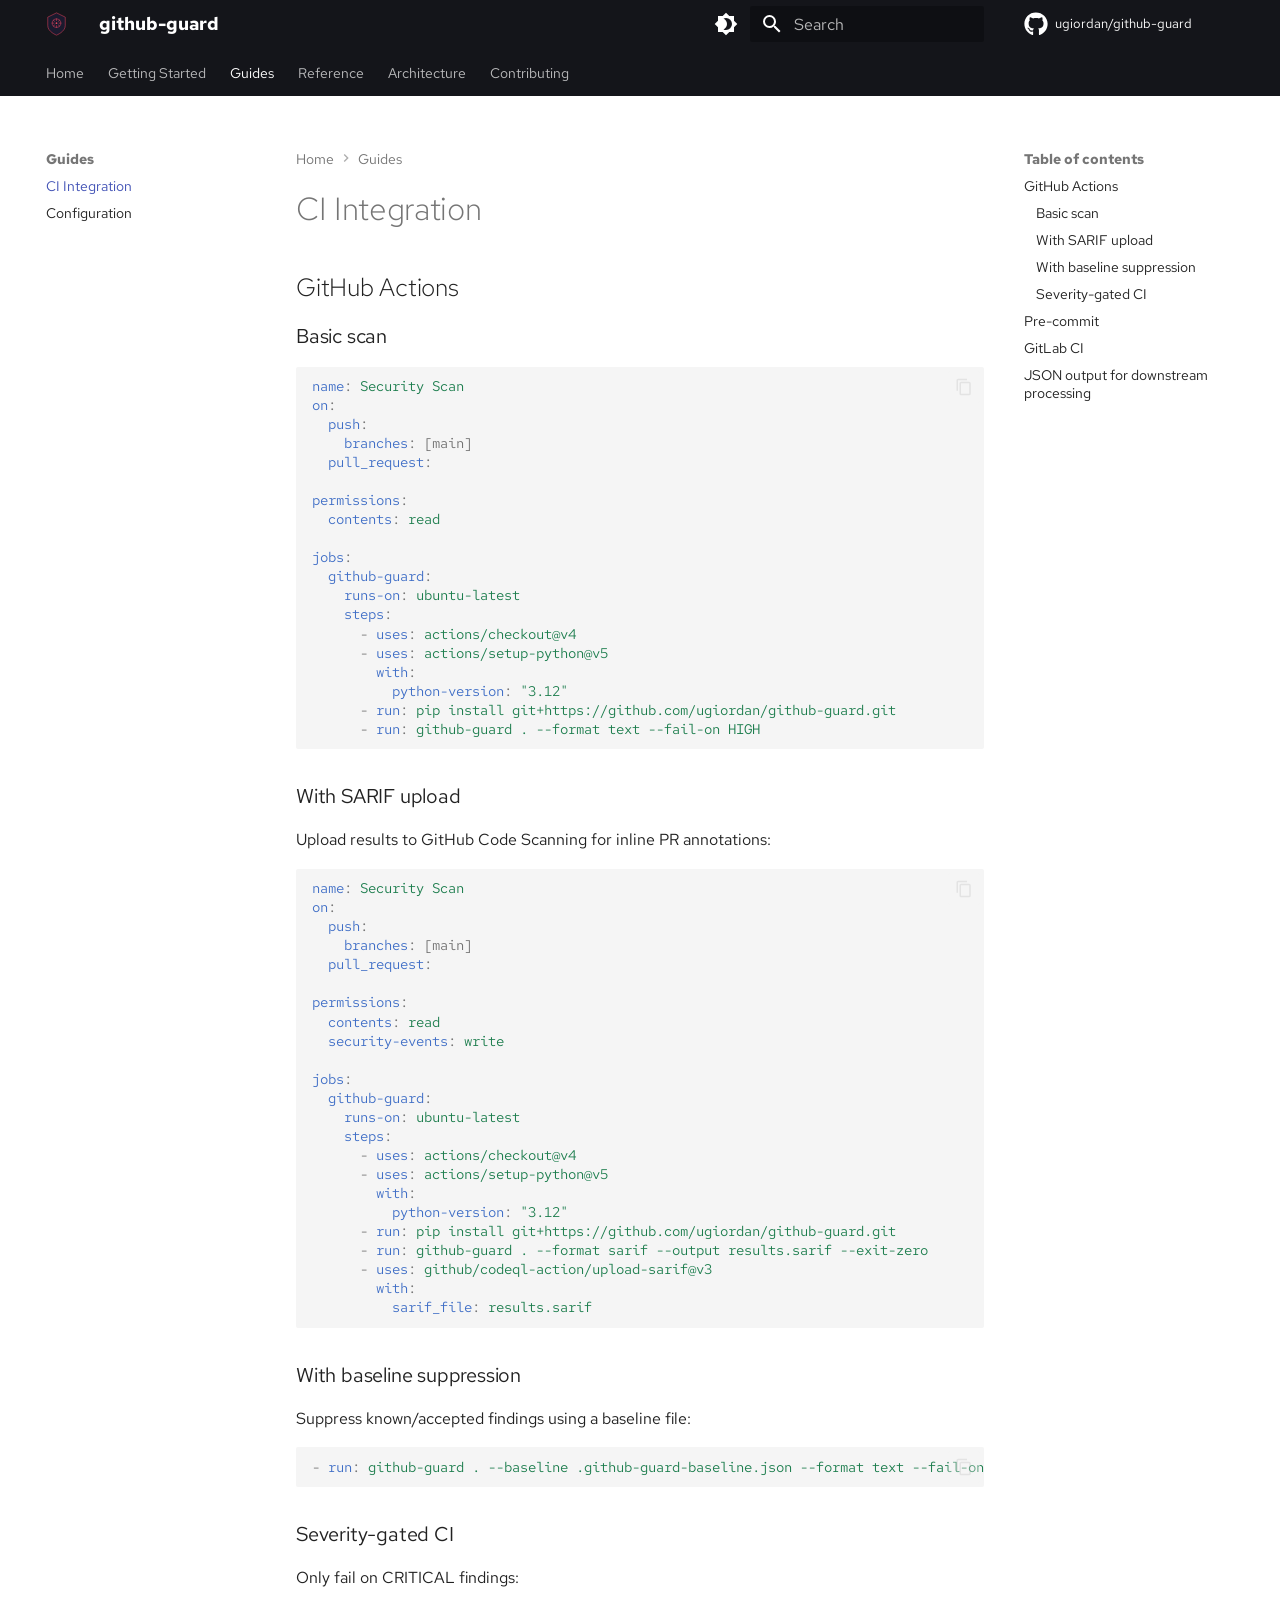
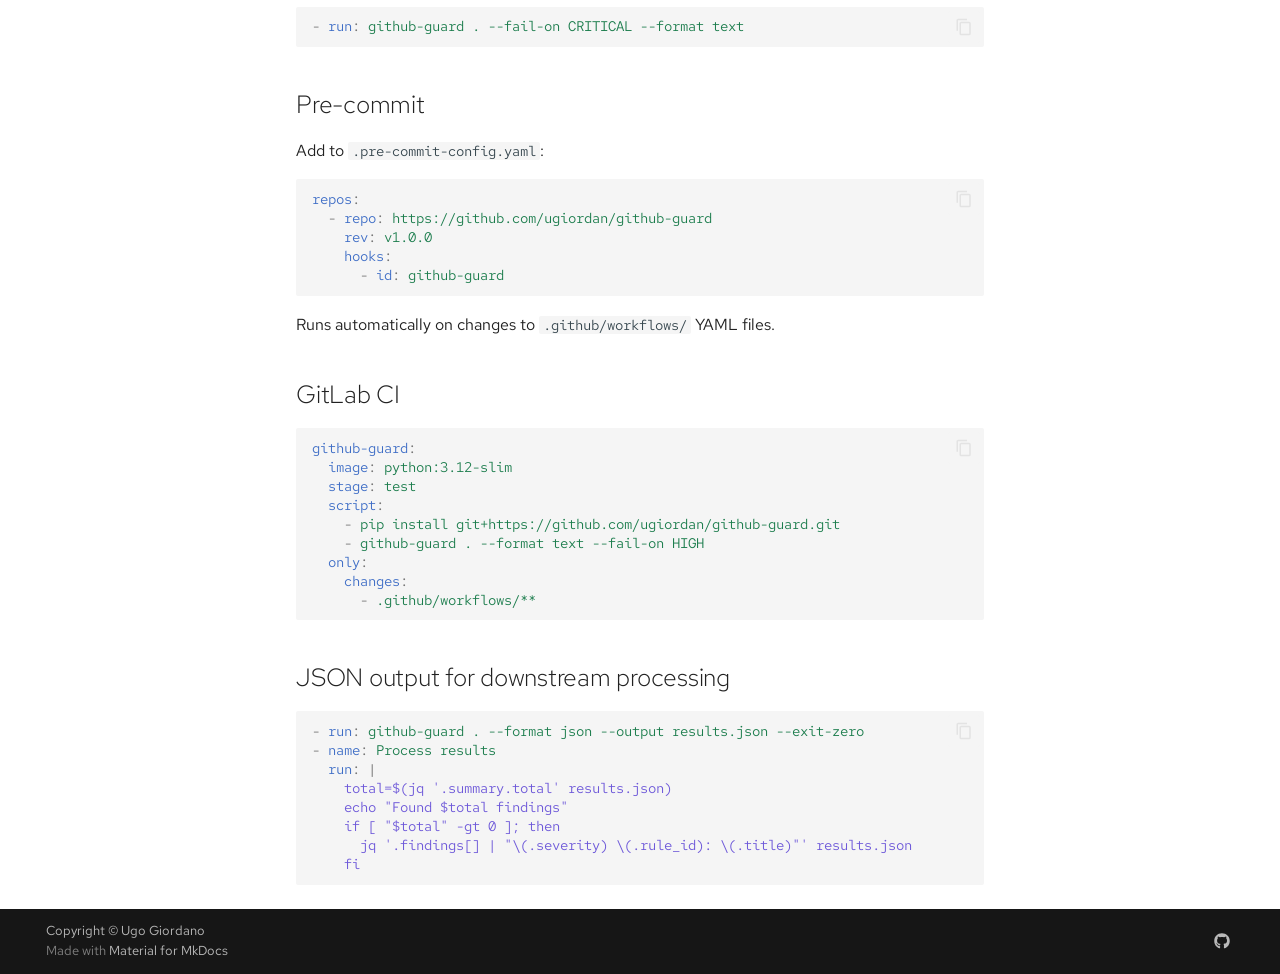
<file: guides/ci-integration/index.html>
<!DOCTYPE html><html lang="en" class="no-js"><head>
    
      <meta charset="utf-8">
      <meta name="viewport" content="width=device-width,initial-scale=1">
      
      
      
        <link rel="canonical" href="https://ugiordan.github.io/github-guard/guides/ci-integration/">
      
      
        <link rel="prev" href="../../getting-started/quickstart/">
      
      
        <link rel="next" href="../configuration/">
      
      
        
      
      
      <link rel="icon" href="../../assets/images/favicon.png">
      <meta name="generator" content="mkdocs-1.6.1, mkdocs-material-9.7.7">
    
    
      
        <title>CI Integration - github-guard</title>
      
    
    
      <link rel="stylesheet" href="../../assets/stylesheets/main.ec1eaa64.min.css">
      
        
        <link rel="stylesheet" href="../../assets/stylesheets/palette.ab4e12ef.min.css">
      
      


    
    
      
    
    
      
        
        
        <link rel="preconnect" href="https://fonts.gstatic.com" crossorigin="">
        <link rel="stylesheet" href="https://fonts.googleapis.com/css?family=Red+Hat+Text:300,300i,400,400i,700,700i%7CRed+Hat+Mono:400,400i,700,700i&amp;display=fallback">
        <style>:root{--md-text-font:"Red Hat Text";--md-code-font:"Red Hat Mono"}</style>
      
    
    
      <link rel="stylesheet" href="../../assets/css/extra.css">
    
    <script>__md_scope=new URL("../..",location),__md_hash=e=>[...e].reduce(((e,_)=>(e<<5)-e+_.charCodeAt(0)),0),__md_get=(e,_=localStorage,t=__md_scope)=>JSON.parse(_.getItem(t.pathname+"."+e)),__md_set=(e,_,t=localStorage,a=__md_scope)=>{try{t.setItem(a.pathname+"."+e,JSON.stringify(_))}catch(e){}}</script>
    
      

    
    
  <link href="../../assets/stylesheets/glightbox.min.css" rel="stylesheet"><script src="../../assets/javascripts/glightbox.min.js"></script><style id="glightbox-style">
            html.glightbox-open { overflow: initial; height: 100%; }
            .gslide-title { margin-top: 0px; user-select: text; }
            .gslide-desc { color: #666; user-select: text; }
            .gslide-image img { background: white; }
            .gscrollbar-fixer { padding-right: 15px; }
            .gdesc-inner { font-size: 0.75rem; }
            body[data-md-color-scheme="slate"] .gdesc-inner { background: var(--md-default-bg-color); }
            body[data-md-color-scheme="slate"] .gslide-title { color: var(--md-default-fg-color); }
            body[data-md-color-scheme="slate"] .gslide-desc { color: var(--md-default-fg-color); }
        </style></head>
  
  
    
    
      
    
    
    
    
    <body dir="ltr" data-md-color-scheme="default" data-md-color-primary="black" data-md-color-accent="indigo">
  
    
    <input class="md-toggle" data-md-toggle="drawer" type="checkbox" id="__drawer" autocomplete="off">
    <input class="md-toggle" data-md-toggle="search" type="checkbox" id="__search" autocomplete="off">
    <label class="md-overlay" for="__drawer"></label>
    <div data-md-component="skip">
      
        
        <a href="#ci-integration" class="md-skip">
          Skip to content
        </a>
      
    </div>
    <div data-md-component="announce">
      
    </div>
    
    
      

<header class="md-header" data-md-component="header">
  <nav class="md-header__inner md-grid" aria-label="Header">
    <a href="../.." title="github-guard" class="md-header__button md-logo" aria-label="github-guard" data-md-component="logo">
      
  <img src="../../images/logo.svg" alt="logo">

    </a>
    <label class="md-header__button md-icon" for="__drawer">
      
      <svg xmlns="http://www.w3.org/2000/svg" viewBox="0 0 24 24"><path d="M3 6h18v2H3zm0 5h18v2H3zm0 5h18v2H3z"></path></svg>
    </label>
    <div class="md-header__title" data-md-component="header-title">
      <div class="md-header__ellipsis">
        <div class="md-header__topic">
          <span class="md-ellipsis">
            github-guard
          </span>
        </div>
        <div class="md-header__topic" data-md-component="header-topic">
          <span class="md-ellipsis">
            
              CI Integration
            
          </span>
        </div>
      </div>
    </div>
    
      
        <form class="md-header__option" data-md-component="palette">
  
    
    
    
    <input class="md-option" data-md-color-media="" data-md-color-scheme="default" data-md-color-primary="black" data-md-color-accent="indigo" aria-label="Switch to dark mode" type="radio" name="__palette" id="__palette_0">
    
      <label class="md-header__button md-icon" title="Switch to dark mode" for="__palette_1" hidden="">
        <svg xmlns="http://www.w3.org/2000/svg" viewBox="0 0 24 24"><path d="M12 18c-.89 0-1.74-.2-2.5-.55C11.56 16.5 13 14.42 13 12s-1.44-4.5-3.5-5.45C10.26 6.2 11.11 6 12 6a6 6 0 0 1 6 6 6 6 0 0 1-6 6m8-9.31V4h-4.69L12 .69 8.69 4H4v4.69L.69 12 4 15.31V20h4.69L12 23.31 15.31 20H20v-4.69L23.31 12z"></path></svg>
      </label>
    
  
    
    
    
    <input class="md-option" data-md-color-media="" data-md-color-scheme="slate" data-md-color-primary="black" data-md-color-accent="indigo" aria-label="Switch to light mode" type="radio" name="__palette" id="__palette_1">
    
      <label class="md-header__button md-icon" title="Switch to light mode" for="__palette_0" hidden="">
        <svg xmlns="http://www.w3.org/2000/svg" viewBox="0 0 24 24"><path d="M12 8a4 4 0 0 0-4 4 4 4 0 0 0 4 4 4 4 0 0 0 4-4 4 4 0 0 0-4-4m0 10a6 6 0 0 1-6-6 6 6 0 0 1 6-6 6 6 0 0 1 6 6 6 6 0 0 1-6 6m8-9.31V4h-4.69L12 .69 8.69 4H4v4.69L.69 12 4 15.31V20h4.69L12 23.31 15.31 20H20v-4.69L23.31 12z"></path></svg>
      </label>
    
  
</form>
      
    
    
      <script>var palette=__md_get("__palette");if(palette&&palette.color){if("(prefers-color-scheme)"===palette.color.media){var media=matchMedia("(prefers-color-scheme: light)"),input=document.querySelector(media.matches?"[data-md-color-media='(prefers-color-scheme: light)']":"[data-md-color-media='(prefers-color-scheme: dark)']");palette.color.media=input.getAttribute("data-md-color-media"),palette.color.scheme=input.getAttribute("data-md-color-scheme"),palette.color.primary=input.getAttribute("data-md-color-primary"),palette.color.accent=input.getAttribute("data-md-color-accent")}for(var[key,value]of Object.entries(palette.color))document.body.setAttribute("data-md-color-"+key,value)}</script>
    
    
    
      
      
        <label class="md-header__button md-icon" for="__search">
          
          <svg xmlns="http://www.w3.org/2000/svg" viewBox="0 0 24 24"><path d="M9.5 3A6.5 6.5 0 0 1 16 9.5c0 1.61-.59 3.09-1.56 4.23l.27.27h.79l5 5-1.5 1.5-5-5v-.79l-.27-.27A6.52 6.52 0 0 1 9.5 16 6.5 6.5 0 0 1 3 9.5 6.5 6.5 0 0 1 9.5 3m0 2C7 5 5 7 5 9.5S7 14 9.5 14 14 12 14 9.5 12 5 9.5 5"></path></svg>
        </label>
        <div class="md-search" data-md-component="search" role="dialog">
  <label class="md-search__overlay" for="__search"></label>
  <div class="md-search__inner" role="search">
    <form class="md-search__form" name="search">
      <input type="text" class="md-search__input" name="query" aria-label="Search" placeholder="Search" autocapitalize="off" autocorrect="off" autocomplete="off" spellcheck="false" data-md-component="search-query" required="">
      <label class="md-search__icon md-icon" for="__search">
        
        <svg xmlns="http://www.w3.org/2000/svg" viewBox="0 0 24 24"><path d="M9.5 3A6.5 6.5 0 0 1 16 9.5c0 1.61-.59 3.09-1.56 4.23l.27.27h.79l5 5-1.5 1.5-5-5v-.79l-.27-.27A6.52 6.52 0 0 1 9.5 16 6.5 6.5 0 0 1 3 9.5 6.5 6.5 0 0 1 9.5 3m0 2C7 5 5 7 5 9.5S7 14 9.5 14 14 12 14 9.5 12 5 9.5 5"></path></svg>
        
        <svg xmlns="http://www.w3.org/2000/svg" viewBox="0 0 24 24"><path d="M20 11v2H8l5.5 5.5-1.42 1.42L4.16 12l7.92-7.92L13.5 5.5 8 11z"></path></svg>
      </label>
      <nav class="md-search__options" aria-label="Search">
        
          <a href="javascript:void(0)" class="md-search__icon md-icon" title="Share" aria-label="Share" data-clipboard="" data-clipboard-text="" data-md-component="search-share" tabindex="-1">
            
            <svg xmlns="http://www.w3.org/2000/svg" viewBox="0 0 24 24"><path d="M18 16.08c-.76 0-1.44.3-1.96.77L8.91 12.7c.05-.23.09-.46.09-.7s-.04-.47-.09-.7l7.05-4.11c.54.5 1.25.81 2.04.81a3 3 0 0 0 3-3 3 3 0 0 0-3-3 3 3 0 0 0-3 3c0 .24.04.47.09.7L8.04 9.81C7.5 9.31 6.79 9 6 9a3 3 0 0 0-3 3 3 3 0 0 0 3 3c.79 0 1.5-.31 2.04-.81l7.12 4.15c-.05.21-.08.43-.08.66 0 1.61 1.31 2.91 2.92 2.91s2.92-1.3 2.92-2.91A2.92 2.92 0 0 0 18 16.08"></path></svg>
          </a>
        
        <button type="reset" class="md-search__icon md-icon" title="Clear" aria-label="Clear" tabindex="-1">
          
          <svg xmlns="http://www.w3.org/2000/svg" viewBox="0 0 24 24"><path d="M19 6.41 17.59 5 12 10.59 6.41 5 5 6.41 10.59 12 5 17.59 6.41 19 12 13.41 17.59 19 19 17.59 13.41 12z"></path></svg>
        </button>
      </nav>
      
        <div class="md-search__suggest" data-md-component="search-suggest"></div>
      
    </form>
    <div class="md-search__output">
      <div class="md-search__scrollwrap" tabindex="0" data-md-scrollfix="">
        <div class="md-search-result" data-md-component="search-result">
          <div class="md-search-result__meta">
            Initializing search
          </div>
          <ol class="md-search-result__list" role="presentation"></ol>
        </div>
      </div>
    </div>
  </div>
</div>
      
    
    
      <div class="md-header__source">
        <a href="https://github.com/ugiordan/github-guard" title="Go to repository" class="md-source" data-md-component="source">
  <div class="md-source__icon md-icon">
    
    <svg xmlns="http://www.w3.org/2000/svg" viewBox="0 0 512 512"><!--! Font Awesome Free 7.1.0 by @fontawesome - https://fontawesome.com License - https://fontawesome.com/license/free (Icons: CC BY 4.0, Fonts: SIL OFL 1.1, Code: MIT License) Copyright 2025 Fonticons, Inc.--><path d="M173.9 397.4c0 2-2.3 3.6-5.2 3.6-3.3.3-5.6-1.3-5.6-3.6 0-2 2.3-3.6 5.2-3.6 3-.3 5.6 1.3 5.6 3.6m-31.1-4.5c-.7 2 1.3 4.3 4.3 4.9 2.6 1 5.6 0 6.2-2s-1.3-4.3-4.3-5.2c-2.6-.7-5.5.3-6.2 2.3m44.2-1.7c-2.9.7-4.9 2.6-4.6 4.9.3 2 2.9 3.3 5.9 2.6 2.9-.7 4.9-2.6 4.6-4.6-.3-1.9-3-3.2-5.9-2.9M252.8 8C114.1 8 8 113.3 8 252c0 110.9 69.8 205.8 169.5 239.2 12.8 2.3 17.3-5.6 17.3-12.1 0-6.2-.3-40.4-.3-61.4 0 0-70 15-84.7-29.8 0 0-11.4-29.1-27.8-36.6 0 0-22.9-15.7 1.6-15.4 0 0 24.9 2 38.6 25.8 21.9 38.6 58.6 27.5 72.9 20.9 2.3-16 8.8-27.1 16-33.7-55.9-6.2-112.3-14.3-112.3-110.5 0-27.5 7.6-41.3 23.6-58.9-2.6-6.5-11.1-33.3 2.6-67.9 20.9-6.5 69 27 69 27 20-5.6 41.5-8.5 62.8-8.5s42.8 2.9 62.8 8.5c0 0 48.1-33.6 69-27 13.7 34.7 5.2 61.4 2.6 67.9 16 17.7 25.8 31.5 25.8 58.9 0 96.5-58.9 104.2-114.8 110.5 9.2 7.9 17 22.9 17 46.4 0 33.7-.3 75.4-.3 83.6 0 6.5 4.6 14.4 17.3 12.1C436.2 457.8 504 362.9 504 252 504 113.3 391.5 8 252.8 8M105.2 352.9c-1.3 1-1 3.3.7 5.2 1.6 1.6 3.9 2.3 5.2 1 1.3-1 1-3.3-.7-5.2-1.6-1.6-3.9-2.3-5.2-1m-10.8-8.1c-.7 1.3.3 2.9 2.3 3.9 1.6 1 3.6.7 4.3-.7.7-1.3-.3-2.9-2.3-3.9-2-.6-3.6-.3-4.3.7m32.4 35.6c-1.6 1.3-1 4.3 1.3 6.2 2.3 2.3 5.2 2.6 6.5 1 1.3-1.3.7-4.3-1.3-6.2-2.2-2.3-5.2-2.6-6.5-1m-11.4-14.7c-1.6 1-1.6 3.6 0 5.9s4.3 3.3 5.6 2.3c1.6-1.3 1.6-3.9 0-6.2-1.4-2.3-4-3.3-5.6-2"></path></svg>
  </div>
  <div class="md-source__repository">
    ugiordan/github-guard
  </div>
</a>
      </div>
    
  </nav>
  
</header>
    
    <div class="md-container" data-md-component="container">
      
      
        
          
            
<nav class="md-tabs" aria-label="Tabs" data-md-component="tabs">
  <div class="md-grid">
    <ul class="md-tabs__list">
      
        
  
  
  
  
    <li class="md-tabs__item">
      <a href="../.." class="md-tabs__link">
        
  
  
    
  
  Home

      </a>
    </li>
  

      
        
  
  
  
  
    
    
      <li class="md-tabs__item">
        <a href="../../getting-started/installation/" class="md-tabs__link">
          
  
  
    
  
  Getting Started

        </a>
      </li>
    
  

      
        
  
  
  
    
  
  
    
    
      <li class="md-tabs__item md-tabs__item--active">
        <a href="./" class="md-tabs__link">
          
  
  
    
  
  Guides

        </a>
      </li>
    
  

      
        
  
  
  
  
    
    
      <li class="md-tabs__item">
        <a href="../../reference/cli/" class="md-tabs__link">
          
  
  
    
  
  Reference

        </a>
      </li>
    
  

      
        
  
  
  
  
    
    
      <li class="md-tabs__item">
        <a href="../../architecture/overview/" class="md-tabs__link">
          
  
  
    
  
  Architecture

        </a>
      </li>
    
  

      
        
  
  
  
  
    
    
      <li class="md-tabs__item">
        <a href="../../contributing/setup/" class="md-tabs__link">
          
  
  
    
  
  Contributing

        </a>
      </li>
    
  

      
    </ul>
  </div>
</nav>
          
        
      
      <main class="md-main" data-md-component="main">
        <div class="md-main__inner md-grid">
          
            
              
              <div class="md-sidebar md-sidebar--primary" data-md-component="sidebar" data-md-type="navigation">
                <div class="md-sidebar__scrollwrap">
                  <div class="md-sidebar__inner">
                    


  


<nav class="md-nav md-nav--primary md-nav--lifted" aria-label="Navigation" data-md-level="0">
  <label class="md-nav__title" for="__drawer">
    <a href="../.." title="github-guard" class="md-nav__button md-logo" aria-label="github-guard" data-md-component="logo">
      
  <img src="../../images/logo.svg" alt="logo">

    </a>
    github-guard
  </label>
  
    <div class="md-nav__source">
      <a href="https://github.com/ugiordan/github-guard" title="Go to repository" class="md-source" data-md-component="source">
  <div class="md-source__icon md-icon">
    
    <svg xmlns="http://www.w3.org/2000/svg" viewBox="0 0 512 512"><!--! Font Awesome Free 7.1.0 by @fontawesome - https://fontawesome.com License - https://fontawesome.com/license/free (Icons: CC BY 4.0, Fonts: SIL OFL 1.1, Code: MIT License) Copyright 2025 Fonticons, Inc.--><path d="M173.9 397.4c0 2-2.3 3.6-5.2 3.6-3.3.3-5.6-1.3-5.6-3.6 0-2 2.3-3.6 5.2-3.6 3-.3 5.6 1.3 5.6 3.6m-31.1-4.5c-.7 2 1.3 4.3 4.3 4.9 2.6 1 5.6 0 6.2-2s-1.3-4.3-4.3-5.2c-2.6-.7-5.5.3-6.2 2.3m44.2-1.7c-2.9.7-4.9 2.6-4.6 4.9.3 2 2.9 3.3 5.9 2.6 2.9-.7 4.9-2.6 4.6-4.6-.3-1.9-3-3.2-5.9-2.9M252.8 8C114.1 8 8 113.3 8 252c0 110.9 69.8 205.8 169.5 239.2 12.8 2.3 17.3-5.6 17.3-12.1 0-6.2-.3-40.4-.3-61.4 0 0-70 15-84.7-29.8 0 0-11.4-29.1-27.8-36.6 0 0-22.9-15.7 1.6-15.4 0 0 24.9 2 38.6 25.8 21.9 38.6 58.6 27.5 72.9 20.9 2.3-16 8.8-27.1 16-33.7-55.9-6.2-112.3-14.3-112.3-110.5 0-27.5 7.6-41.3 23.6-58.9-2.6-6.5-11.1-33.3 2.6-67.9 20.9-6.5 69 27 69 27 20-5.6 41.5-8.5 62.8-8.5s42.8 2.9 62.8 8.5c0 0 48.1-33.6 69-27 13.7 34.7 5.2 61.4 2.6 67.9 16 17.7 25.8 31.5 25.8 58.9 0 96.5-58.9 104.2-114.8 110.5 9.2 7.9 17 22.9 17 46.4 0 33.7-.3 75.4-.3 83.6 0 6.5 4.6 14.4 17.3 12.1C436.2 457.8 504 362.9 504 252 504 113.3 391.5 8 252.8 8M105.2 352.9c-1.3 1-1 3.3.7 5.2 1.6 1.6 3.9 2.3 5.2 1 1.3-1 1-3.3-.7-5.2-1.6-1.6-3.9-2.3-5.2-1m-10.8-8.1c-.7 1.3.3 2.9 2.3 3.9 1.6 1 3.6.7 4.3-.7.7-1.3-.3-2.9-2.3-3.9-2-.6-3.6-.3-4.3.7m32.4 35.6c-1.6 1.3-1 4.3 1.3 6.2 2.3 2.3 5.2 2.6 6.5 1 1.3-1.3.7-4.3-1.3-6.2-2.2-2.3-5.2-2.6-6.5-1m-11.4-14.7c-1.6 1-1.6 3.6 0 5.9s4.3 3.3 5.6 2.3c1.6-1.3 1.6-3.9 0-6.2-1.4-2.3-4-3.3-5.6-2"></path></svg>
  </div>
  <div class="md-source__repository">
    ugiordan/github-guard
  </div>
</a>
    </div>
  
  <ul class="md-nav__list" data-md-scrollfix="">
    
      
      
  
  
  
  
    <li class="md-nav__item">
      <a href="../.." class="md-nav__link">
        
  
  
  <span class="md-ellipsis">
    
  
    Home
  

    
  </span>
  
  

      </a>
    </li>
  

    
      
      
  
  
  
  
    
    
      
        
      
        
      
    
    
    
      
      
        
      
    
    
    <li class="md-nav__item md-nav__item--nested">
      
        
        
        <input class="md-nav__toggle md-toggle " type="checkbox" id="__nav_2">
        
          
          <label class="md-nav__link" for="__nav_2" id="__nav_2_label" tabindex="0">
            
  
  
  <span class="md-ellipsis">
    
  
    Getting Started
  

    
  </span>
  
  

            <span class="md-nav__icon md-icon"></span>
          </label>
        
        <nav class="md-nav" data-md-level="1" aria-labelledby="__nav_2_label" aria-expanded="false">
          <label class="md-nav__title" for="__nav_2">
            <span class="md-nav__icon md-icon"></span>
            
  
    Getting Started
  

          </label>
          <ul class="md-nav__list" data-md-scrollfix="">
            
              
                
  
  
  
  
    <li class="md-nav__item">
      <a href="../../getting-started/installation/" class="md-nav__link">
        
  
  
  <span class="md-ellipsis">
    
  
    Installation
  

    
  </span>
  
  

      </a>
    </li>
  

              
            
              
                
  
  
  
  
    <li class="md-nav__item">
      <a href="../../getting-started/quickstart/" class="md-nav__link">
        
  
  
  <span class="md-ellipsis">
    
  
    Quick Start
  

    
  </span>
  
  

      </a>
    </li>
  

              
            
          </ul>
        </nav>
      
    </li>
  

    
      
      
  
  
    
  
  
  
    
    
      
        
      
        
      
    
    
    
      
        
        
      
      
        
      
    
    
    <li class="md-nav__item md-nav__item--active md-nav__item--section md-nav__item--nested">
      
        
        
        <input class="md-nav__toggle md-toggle " type="checkbox" id="__nav_3" checked="">
        
          
          <label class="md-nav__link" for="__nav_3" id="__nav_3_label" tabindex="">
            
  
  
  <span class="md-ellipsis">
    
  
    Guides
  

    
  </span>
  
  

            <span class="md-nav__icon md-icon"></span>
          </label>
        
        <nav class="md-nav" data-md-level="1" aria-labelledby="__nav_3_label" aria-expanded="true">
          <label class="md-nav__title" for="__nav_3">
            <span class="md-nav__icon md-icon"></span>
            
  
    Guides
  

          </label>
          <ul class="md-nav__list" data-md-scrollfix="">
            
              
                
  
  
    
  
  
  
    <li class="md-nav__item md-nav__item--active">
      
      <input class="md-nav__toggle md-toggle" type="checkbox" id="__toc">
      
      
        
      
      
        <label class="md-nav__link md-nav__link--active" for="__toc">
          
  
  
  <span class="md-ellipsis">
    
  
    CI Integration
  

    
  </span>
  
  

          <span class="md-nav__icon md-icon"></span>
        </label>
      
      <a href="./" class="md-nav__link md-nav__link--active">
        
  
  
  <span class="md-ellipsis">
    
  
    CI Integration
  

    
  </span>
  
  

      </a>
      
        

<nav class="md-nav md-nav--secondary" aria-label="Table of contents">
  
  
  
    
  
  
    <label class="md-nav__title" for="__toc">
      <span class="md-nav__icon md-icon"></span>
      Table of contents
    </label>
    <ul class="md-nav__list" data-md-component="toc" data-md-scrollfix="">
      
        <li class="md-nav__item">
  <a href="#github-actions" class="md-nav__link">
    <span class="md-ellipsis">
      
        GitHub Actions
      
    </span>
  </a>
  
    <nav class="md-nav" aria-label="GitHub Actions">
      <ul class="md-nav__list">
        
          <li class="md-nav__item">
  <a href="#basic-scan" class="md-nav__link">
    <span class="md-ellipsis">
      
        Basic scan
      
    </span>
  </a>
  
</li>
        
          <li class="md-nav__item">
  <a href="#with-sarif-upload" class="md-nav__link">
    <span class="md-ellipsis">
      
        With SARIF upload
      
    </span>
  </a>
  
</li>
        
          <li class="md-nav__item">
  <a href="#with-baseline-suppression" class="md-nav__link">
    <span class="md-ellipsis">
      
        With baseline suppression
      
    </span>
  </a>
  
</li>
        
          <li class="md-nav__item">
  <a href="#severity-gated-ci" class="md-nav__link">
    <span class="md-ellipsis">
      
        Severity-gated CI
      
    </span>
  </a>
  
</li>
        
      </ul>
    </nav>
  
</li>
      
        <li class="md-nav__item">
  <a href="#pre-commit" class="md-nav__link">
    <span class="md-ellipsis">
      
        Pre-commit
      
    </span>
  </a>
  
</li>
      
        <li class="md-nav__item">
  <a href="#gitlab-ci" class="md-nav__link">
    <span class="md-ellipsis">
      
        GitLab CI
      
    </span>
  </a>
  
</li>
      
        <li class="md-nav__item">
  <a href="#json-output-for-downstream-processing" class="md-nav__link">
    <span class="md-ellipsis">
      
        JSON output for downstream processing
      
    </span>
  </a>
  
</li>
      
    </ul>
  
</nav>
      
    </li>
  

              
            
              
                
  
  
  
  
    <li class="md-nav__item">
      <a href="../configuration/" class="md-nav__link">
        
  
  
  <span class="md-ellipsis">
    
  
    Configuration
  

    
  </span>
  
  

      </a>
    </li>
  

              
            
          </ul>
        </nav>
      
    </li>
  

    
      
      
  
  
  
  
    
    
      
        
      
        
      
        
      
    
    
    
      
      
        
      
    
    
    <li class="md-nav__item md-nav__item--nested">
      
        
        
        <input class="md-nav__toggle md-toggle " type="checkbox" id="__nav_4">
        
          
          <label class="md-nav__link" for="__nav_4" id="__nav_4_label" tabindex="0">
            
  
  
  <span class="md-ellipsis">
    
  
    Reference
  

    
  </span>
  
  

            <span class="md-nav__icon md-icon"></span>
          </label>
        
        <nav class="md-nav" data-md-level="1" aria-labelledby="__nav_4_label" aria-expanded="false">
          <label class="md-nav__title" for="__nav_4">
            <span class="md-nav__icon md-icon"></span>
            
  
    Reference
  

          </label>
          <ul class="md-nav__list" data-md-scrollfix="">
            
              
                
  
  
  
  
    <li class="md-nav__item">
      <a href="../../reference/cli/" class="md-nav__link">
        
  
  
  <span class="md-ellipsis">
    
  
    CLI Commands
  

    
  </span>
  
  

      </a>
    </li>
  

              
            
              
                
  
  
  
  
    <li class="md-nav__item">
      <a href="../../reference/rules/" class="md-nav__link">
        
  
  
  <span class="md-ellipsis">
    
  
    Detection Rules
  

    
  </span>
  
  

      </a>
    </li>
  

              
            
              
                
  
  
  
  
    <li class="md-nav__item">
      <a href="../../reference/output-formats/" class="md-nav__link">
        
  
  
  <span class="md-ellipsis">
    
  
    Output Formats
  

    
  </span>
  
  

      </a>
    </li>
  

              
            
          </ul>
        </nav>
      
    </li>
  

    
      
      
  
  
  
  
    
    
      
        
      
    
    
    
      
      
        
      
    
    
    <li class="md-nav__item md-nav__item--nested">
      
        
        
        <input class="md-nav__toggle md-toggle " type="checkbox" id="__nav_5">
        
          
          <label class="md-nav__link" for="__nav_5" id="__nav_5_label" tabindex="0">
            
  
  
  <span class="md-ellipsis">
    
  
    Architecture
  

    
  </span>
  
  

            <span class="md-nav__icon md-icon"></span>
          </label>
        
        <nav class="md-nav" data-md-level="1" aria-labelledby="__nav_5_label" aria-expanded="false">
          <label class="md-nav__title" for="__nav_5">
            <span class="md-nav__icon md-icon"></span>
            
  
    Architecture
  

          </label>
          <ul class="md-nav__list" data-md-scrollfix="">
            
              
                
  
  
  
  
    <li class="md-nav__item">
      <a href="../../architecture/overview/" class="md-nav__link">
        
  
  
  <span class="md-ellipsis">
    
  
    Design Overview
  

    
  </span>
  
  

      </a>
    </li>
  

              
            
          </ul>
        </nav>
      
    </li>
  

    
      
      
  
  
  
  
    
    
      
        
      
    
    
    
      
      
        
      
    
    
    <li class="md-nav__item md-nav__item--nested">
      
        
        
        <input class="md-nav__toggle md-toggle " type="checkbox" id="__nav_6">
        
          
          <label class="md-nav__link" for="__nav_6" id="__nav_6_label" tabindex="0">
            
  
  
  <span class="md-ellipsis">
    
  
    Contributing
  

    
  </span>
  
  

            <span class="md-nav__icon md-icon"></span>
          </label>
        
        <nav class="md-nav" data-md-level="1" aria-labelledby="__nav_6_label" aria-expanded="false">
          <label class="md-nav__title" for="__nav_6">
            <span class="md-nav__icon md-icon"></span>
            
  
    Contributing
  

          </label>
          <ul class="md-nav__list" data-md-scrollfix="">
            
              
                
  
  
  
  
    <li class="md-nav__item">
      <a href="../../contributing/setup/" class="md-nav__link">
        
  
  
  <span class="md-ellipsis">
    
  
    Development Setup
  

    
  </span>
  
  

      </a>
    </li>
  

              
            
          </ul>
        </nav>
      
    </li>
  

    
  </ul>
</nav>
                  </div>
                </div>
              </div>
            
            
              
              <div class="md-sidebar md-sidebar--secondary" data-md-component="sidebar" data-md-type="toc">
                <div class="md-sidebar__scrollwrap">
                  <div class="md-sidebar__inner">
                    

<nav class="md-nav md-nav--secondary" aria-label="Table of contents">
  
  
  
    
  
  
    <label class="md-nav__title" for="__toc">
      <span class="md-nav__icon md-icon"></span>
      Table of contents
    </label>
    <ul class="md-nav__list" data-md-component="toc" data-md-scrollfix="">
      
        <li class="md-nav__item">
  <a href="#github-actions" class="md-nav__link">
    <span class="md-ellipsis">
      
        GitHub Actions
      
    </span>
  </a>
  
    <nav class="md-nav" aria-label="GitHub Actions">
      <ul class="md-nav__list">
        
          <li class="md-nav__item">
  <a href="#basic-scan" class="md-nav__link">
    <span class="md-ellipsis">
      
        Basic scan
      
    </span>
  </a>
  
</li>
        
          <li class="md-nav__item">
  <a href="#with-sarif-upload" class="md-nav__link">
    <span class="md-ellipsis">
      
        With SARIF upload
      
    </span>
  </a>
  
</li>
        
          <li class="md-nav__item">
  <a href="#with-baseline-suppression" class="md-nav__link">
    <span class="md-ellipsis">
      
        With baseline suppression
      
    </span>
  </a>
  
</li>
        
          <li class="md-nav__item">
  <a href="#severity-gated-ci" class="md-nav__link">
    <span class="md-ellipsis">
      
        Severity-gated CI
      
    </span>
  </a>
  
</li>
        
      </ul>
    </nav>
  
</li>
      
        <li class="md-nav__item">
  <a href="#pre-commit" class="md-nav__link">
    <span class="md-ellipsis">
      
        Pre-commit
      
    </span>
  </a>
  
</li>
      
        <li class="md-nav__item">
  <a href="#gitlab-ci" class="md-nav__link">
    <span class="md-ellipsis">
      
        GitLab CI
      
    </span>
  </a>
  
</li>
      
        <li class="md-nav__item">
  <a href="#json-output-for-downstream-processing" class="md-nav__link">
    <span class="md-ellipsis">
      
        JSON output for downstream processing
      
    </span>
  </a>
  
</li>
      
    </ul>
  
</nav>
                  </div>
                </div>
              </div>
            
          
          
            <div class="md-content" data-md-component="content">
              
                



  


  <nav class="md-path" aria-label="Navigation">
    <ol class="md-path__list">
      
        
  
  
    <li class="md-path__item">
      <a href="../.." class="md-path__link">
        
  <span class="md-ellipsis">
    Home
  </span>

      </a>
    </li>
  

      
      
        
  
  
    
    
      <li class="md-path__item">
        <a href="./" class="md-path__link">
          
  <span class="md-ellipsis">
    Guides
  </span>

        </a>
      </li>
    
  

      
    </ol>
  </nav>

              
              <article class="md-content__inner md-typeset">
                
                  


  
  


<h1 id="ci-integration">CI Integration<a class="headerlink" href="#ci-integration" title="Permanent link">¶</a></h1>
<h2 id="github-actions">GitHub Actions<a class="headerlink" href="#github-actions" title="Permanent link">¶</a></h2>
<h3 id="basic-scan">Basic scan<a class="headerlink" href="#basic-scan" title="Permanent link">¶</a></h3>
<div class="highlight"><pre><span></span><code><a id="__codelineno-0-1" name="__codelineno-0-1" href="#__codelineno-0-1"></a><span class="nt">name</span><span class="p">:</span><span class="w"> </span><span class="l l-Scalar l-Scalar-Plain">Security Scan</span>
<a id="__codelineno-0-2" name="__codelineno-0-2" href="#__codelineno-0-2"></a><span class="nt">on</span><span class="p">:</span>
<a id="__codelineno-0-3" name="__codelineno-0-3" href="#__codelineno-0-3"></a><span class="w">  </span><span class="nt">push</span><span class="p">:</span>
<a id="__codelineno-0-4" name="__codelineno-0-4" href="#__codelineno-0-4"></a><span class="w">    </span><span class="nt">branches</span><span class="p">:</span><span class="w"> </span><span class="p p-Indicator">[</span><span class="nv">main</span><span class="p p-Indicator">]</span>
<a id="__codelineno-0-5" name="__codelineno-0-5" href="#__codelineno-0-5"></a><span class="w">  </span><span class="nt">pull_request</span><span class="p">:</span>
<a id="__codelineno-0-6" name="__codelineno-0-6" href="#__codelineno-0-6"></a>
<a id="__codelineno-0-7" name="__codelineno-0-7" href="#__codelineno-0-7"></a><span class="nt">permissions</span><span class="p">:</span>
<a id="__codelineno-0-8" name="__codelineno-0-8" href="#__codelineno-0-8"></a><span class="w">  </span><span class="nt">contents</span><span class="p">:</span><span class="w"> </span><span class="l l-Scalar l-Scalar-Plain">read</span>
<a id="__codelineno-0-9" name="__codelineno-0-9" href="#__codelineno-0-9"></a>
<a id="__codelineno-0-10" name="__codelineno-0-10" href="#__codelineno-0-10"></a><span class="nt">jobs</span><span class="p">:</span>
<a id="__codelineno-0-11" name="__codelineno-0-11" href="#__codelineno-0-11"></a><span class="w">  </span><span class="nt">github-guard</span><span class="p">:</span>
<a id="__codelineno-0-12" name="__codelineno-0-12" href="#__codelineno-0-12"></a><span class="w">    </span><span class="nt">runs-on</span><span class="p">:</span><span class="w"> </span><span class="l l-Scalar l-Scalar-Plain">ubuntu-latest</span>
<a id="__codelineno-0-13" name="__codelineno-0-13" href="#__codelineno-0-13"></a><span class="w">    </span><span class="nt">steps</span><span class="p">:</span>
<a id="__codelineno-0-14" name="__codelineno-0-14" href="#__codelineno-0-14"></a><span class="w">      </span><span class="p p-Indicator">-</span><span class="w"> </span><span class="nt">uses</span><span class="p">:</span><span class="w"> </span><span class="l l-Scalar l-Scalar-Plain">actions/checkout@v4</span>
<a id="__codelineno-0-15" name="__codelineno-0-15" href="#__codelineno-0-15"></a><span class="w">      </span><span class="p p-Indicator">-</span><span class="w"> </span><span class="nt">uses</span><span class="p">:</span><span class="w"> </span><span class="l l-Scalar l-Scalar-Plain">actions/setup-python@v5</span>
<a id="__codelineno-0-16" name="__codelineno-0-16" href="#__codelineno-0-16"></a><span class="w">        </span><span class="nt">with</span><span class="p">:</span>
<a id="__codelineno-0-17" name="__codelineno-0-17" href="#__codelineno-0-17"></a><span class="w">          </span><span class="nt">python-version</span><span class="p">:</span><span class="w"> </span><span class="s">"3.12"</span>
<a id="__codelineno-0-18" name="__codelineno-0-18" href="#__codelineno-0-18"></a><span class="w">      </span><span class="p p-Indicator">-</span><span class="w"> </span><span class="nt">run</span><span class="p">:</span><span class="w"> </span><span class="l l-Scalar l-Scalar-Plain">pip install git+https://github.com/ugiordan/github-guard.git</span>
<a id="__codelineno-0-19" name="__codelineno-0-19" href="#__codelineno-0-19"></a><span class="w">      </span><span class="p p-Indicator">-</span><span class="w"> </span><span class="nt">run</span><span class="p">:</span><span class="w"> </span><span class="l l-Scalar l-Scalar-Plain">github-guard . --format text --fail-on HIGH</span>
</code></pre></div>
<h3 id="with-sarif-upload">With SARIF upload<a class="headerlink" href="#with-sarif-upload" title="Permanent link">¶</a></h3>
<p>Upload results to GitHub Code Scanning for inline PR annotations:</p>
<div class="highlight"><pre><span></span><code><a id="__codelineno-1-1" name="__codelineno-1-1" href="#__codelineno-1-1"></a><span class="nt">name</span><span class="p">:</span><span class="w"> </span><span class="l l-Scalar l-Scalar-Plain">Security Scan</span>
<a id="__codelineno-1-2" name="__codelineno-1-2" href="#__codelineno-1-2"></a><span class="nt">on</span><span class="p">:</span>
<a id="__codelineno-1-3" name="__codelineno-1-3" href="#__codelineno-1-3"></a><span class="w">  </span><span class="nt">push</span><span class="p">:</span>
<a id="__codelineno-1-4" name="__codelineno-1-4" href="#__codelineno-1-4"></a><span class="w">    </span><span class="nt">branches</span><span class="p">:</span><span class="w"> </span><span class="p p-Indicator">[</span><span class="nv">main</span><span class="p p-Indicator">]</span>
<a id="__codelineno-1-5" name="__codelineno-1-5" href="#__codelineno-1-5"></a><span class="w">  </span><span class="nt">pull_request</span><span class="p">:</span>
<a id="__codelineno-1-6" name="__codelineno-1-6" href="#__codelineno-1-6"></a>
<a id="__codelineno-1-7" name="__codelineno-1-7" href="#__codelineno-1-7"></a><span class="nt">permissions</span><span class="p">:</span>
<a id="__codelineno-1-8" name="__codelineno-1-8" href="#__codelineno-1-8"></a><span class="w">  </span><span class="nt">contents</span><span class="p">:</span><span class="w"> </span><span class="l l-Scalar l-Scalar-Plain">read</span>
<a id="__codelineno-1-9" name="__codelineno-1-9" href="#__codelineno-1-9"></a><span class="w">  </span><span class="nt">security-events</span><span class="p">:</span><span class="w"> </span><span class="l l-Scalar l-Scalar-Plain">write</span>
<a id="__codelineno-1-10" name="__codelineno-1-10" href="#__codelineno-1-10"></a>
<a id="__codelineno-1-11" name="__codelineno-1-11" href="#__codelineno-1-11"></a><span class="nt">jobs</span><span class="p">:</span>
<a id="__codelineno-1-12" name="__codelineno-1-12" href="#__codelineno-1-12"></a><span class="w">  </span><span class="nt">github-guard</span><span class="p">:</span>
<a id="__codelineno-1-13" name="__codelineno-1-13" href="#__codelineno-1-13"></a><span class="w">    </span><span class="nt">runs-on</span><span class="p">:</span><span class="w"> </span><span class="l l-Scalar l-Scalar-Plain">ubuntu-latest</span>
<a id="__codelineno-1-14" name="__codelineno-1-14" href="#__codelineno-1-14"></a><span class="w">    </span><span class="nt">steps</span><span class="p">:</span>
<a id="__codelineno-1-15" name="__codelineno-1-15" href="#__codelineno-1-15"></a><span class="w">      </span><span class="p p-Indicator">-</span><span class="w"> </span><span class="nt">uses</span><span class="p">:</span><span class="w"> </span><span class="l l-Scalar l-Scalar-Plain">actions/checkout@v4</span>
<a id="__codelineno-1-16" name="__codelineno-1-16" href="#__codelineno-1-16"></a><span class="w">      </span><span class="p p-Indicator">-</span><span class="w"> </span><span class="nt">uses</span><span class="p">:</span><span class="w"> </span><span class="l l-Scalar l-Scalar-Plain">actions/setup-python@v5</span>
<a id="__codelineno-1-17" name="__codelineno-1-17" href="#__codelineno-1-17"></a><span class="w">        </span><span class="nt">with</span><span class="p">:</span>
<a id="__codelineno-1-18" name="__codelineno-1-18" href="#__codelineno-1-18"></a><span class="w">          </span><span class="nt">python-version</span><span class="p">:</span><span class="w"> </span><span class="s">"3.12"</span>
<a id="__codelineno-1-19" name="__codelineno-1-19" href="#__codelineno-1-19"></a><span class="w">      </span><span class="p p-Indicator">-</span><span class="w"> </span><span class="nt">run</span><span class="p">:</span><span class="w"> </span><span class="l l-Scalar l-Scalar-Plain">pip install git+https://github.com/ugiordan/github-guard.git</span>
<a id="__codelineno-1-20" name="__codelineno-1-20" href="#__codelineno-1-20"></a><span class="w">      </span><span class="p p-Indicator">-</span><span class="w"> </span><span class="nt">run</span><span class="p">:</span><span class="w"> </span><span class="l l-Scalar l-Scalar-Plain">github-guard . --format sarif --output results.sarif --exit-zero</span>
<a id="__codelineno-1-21" name="__codelineno-1-21" href="#__codelineno-1-21"></a><span class="w">      </span><span class="p p-Indicator">-</span><span class="w"> </span><span class="nt">uses</span><span class="p">:</span><span class="w"> </span><span class="l l-Scalar l-Scalar-Plain">github/codeql-action/upload-sarif@v3</span>
<a id="__codelineno-1-22" name="__codelineno-1-22" href="#__codelineno-1-22"></a><span class="w">        </span><span class="nt">with</span><span class="p">:</span>
<a id="__codelineno-1-23" name="__codelineno-1-23" href="#__codelineno-1-23"></a><span class="w">          </span><span class="nt">sarif_file</span><span class="p">:</span><span class="w"> </span><span class="l l-Scalar l-Scalar-Plain">results.sarif</span>
</code></pre></div>
<h3 id="with-baseline-suppression">With baseline suppression<a class="headerlink" href="#with-baseline-suppression" title="Permanent link">¶</a></h3>
<p>Suppress known/accepted findings using a baseline file:</p>
<div class="highlight"><pre><span></span><code><a id="__codelineno-2-1" name="__codelineno-2-1" href="#__codelineno-2-1"></a><span class="p p-Indicator">-</span><span class="w"> </span><span class="nt">run</span><span class="p">:</span><span class="w"> </span><span class="l l-Scalar l-Scalar-Plain">github-guard . --baseline .github-guard-baseline.json --format text --fail-on HIGH</span>
</code></pre></div>
<h3 id="severity-gated-ci">Severity-gated CI<a class="headerlink" href="#severity-gated-ci" title="Permanent link">¶</a></h3>
<p>Only fail on CRITICAL findings:</p>
<div class="highlight"><pre><span></span><code><a id="__codelineno-3-1" name="__codelineno-3-1" href="#__codelineno-3-1"></a><span class="p p-Indicator">-</span><span class="w"> </span><span class="nt">run</span><span class="p">:</span><span class="w"> </span><span class="l l-Scalar l-Scalar-Plain">github-guard . --fail-on CRITICAL --format text</span>
</code></pre></div>
<h2 id="pre-commit">Pre-commit<a class="headerlink" href="#pre-commit" title="Permanent link">¶</a></h2>
<p>Add to <code>.pre-commit-config.yaml</code>:</p>
<div class="highlight"><pre><span></span><code><a id="__codelineno-4-1" name="__codelineno-4-1" href="#__codelineno-4-1"></a><span class="nt">repos</span><span class="p">:</span>
<a id="__codelineno-4-2" name="__codelineno-4-2" href="#__codelineno-4-2"></a><span class="w">  </span><span class="p p-Indicator">-</span><span class="w"> </span><span class="nt">repo</span><span class="p">:</span><span class="w"> </span><span class="l l-Scalar l-Scalar-Plain">https://github.com/ugiordan/github-guard</span>
<a id="__codelineno-4-3" name="__codelineno-4-3" href="#__codelineno-4-3"></a><span class="w">    </span><span class="nt">rev</span><span class="p">:</span><span class="w"> </span><span class="l l-Scalar l-Scalar-Plain">v1.0.0</span>
<a id="__codelineno-4-4" name="__codelineno-4-4" href="#__codelineno-4-4"></a><span class="w">    </span><span class="nt">hooks</span><span class="p">:</span>
<a id="__codelineno-4-5" name="__codelineno-4-5" href="#__codelineno-4-5"></a><span class="w">      </span><span class="p p-Indicator">-</span><span class="w"> </span><span class="nt">id</span><span class="p">:</span><span class="w"> </span><span class="l l-Scalar l-Scalar-Plain">github-guard</span>
</code></pre></div>
<p>Runs automatically on changes to <code>.github/workflows/</code> YAML files.</p>
<h2 id="gitlab-ci">GitLab CI<a class="headerlink" href="#gitlab-ci" title="Permanent link">¶</a></h2>
<div class="highlight"><pre><span></span><code><a id="__codelineno-5-1" name="__codelineno-5-1" href="#__codelineno-5-1"></a><span class="nt">github-guard</span><span class="p">:</span>
<a id="__codelineno-5-2" name="__codelineno-5-2" href="#__codelineno-5-2"></a><span class="w">  </span><span class="nt">image</span><span class="p">:</span><span class="w"> </span><span class="l l-Scalar l-Scalar-Plain">python:3.12-slim</span>
<a id="__codelineno-5-3" name="__codelineno-5-3" href="#__codelineno-5-3"></a><span class="w">  </span><span class="nt">stage</span><span class="p">:</span><span class="w"> </span><span class="l l-Scalar l-Scalar-Plain">test</span>
<a id="__codelineno-5-4" name="__codelineno-5-4" href="#__codelineno-5-4"></a><span class="w">  </span><span class="nt">script</span><span class="p">:</span>
<a id="__codelineno-5-5" name="__codelineno-5-5" href="#__codelineno-5-5"></a><span class="w">    </span><span class="p p-Indicator">-</span><span class="w"> </span><span class="l l-Scalar l-Scalar-Plain">pip install git+https://github.com/ugiordan/github-guard.git</span>
<a id="__codelineno-5-6" name="__codelineno-5-6" href="#__codelineno-5-6"></a><span class="w">    </span><span class="p p-Indicator">-</span><span class="w"> </span><span class="l l-Scalar l-Scalar-Plain">github-guard . --format text --fail-on HIGH</span>
<a id="__codelineno-5-7" name="__codelineno-5-7" href="#__codelineno-5-7"></a><span class="w">  </span><span class="nt">only</span><span class="p">:</span>
<a id="__codelineno-5-8" name="__codelineno-5-8" href="#__codelineno-5-8"></a><span class="w">    </span><span class="nt">changes</span><span class="p">:</span>
<a id="__codelineno-5-9" name="__codelineno-5-9" href="#__codelineno-5-9"></a><span class="w">      </span><span class="p p-Indicator">-</span><span class="w"> </span><span class="l l-Scalar l-Scalar-Plain">.github/workflows/**</span>
</code></pre></div>
<h2 id="json-output-for-downstream-processing">JSON output for downstream processing<a class="headerlink" href="#json-output-for-downstream-processing" title="Permanent link">¶</a></h2>
<div class="highlight"><pre><span></span><code><a id="__codelineno-6-1" name="__codelineno-6-1" href="#__codelineno-6-1"></a><span class="p p-Indicator">-</span><span class="w"> </span><span class="nt">run</span><span class="p">:</span><span class="w"> </span><span class="l l-Scalar l-Scalar-Plain">github-guard . --format json --output results.json --exit-zero</span>
<a id="__codelineno-6-2" name="__codelineno-6-2" href="#__codelineno-6-2"></a><span class="p p-Indicator">-</span><span class="w"> </span><span class="nt">name</span><span class="p">:</span><span class="w"> </span><span class="l l-Scalar l-Scalar-Plain">Process results</span>
<a id="__codelineno-6-3" name="__codelineno-6-3" href="#__codelineno-6-3"></a><span class="w">  </span><span class="nt">run</span><span class="p">:</span><span class="w"> </span><span class="p p-Indicator">|</span>
<a id="__codelineno-6-4" name="__codelineno-6-4" href="#__codelineno-6-4"></a><span class="w">    </span><span class="no">total=$(jq '.summary.total' results.json)</span>
<a id="__codelineno-6-5" name="__codelineno-6-5" href="#__codelineno-6-5"></a><span class="w">    </span><span class="no">echo "Found $total findings"</span>
<a id="__codelineno-6-6" name="__codelineno-6-6" href="#__codelineno-6-6"></a><span class="w">    </span><span class="no">if [ "$total" -gt 0 ]; then</span>
<a id="__codelineno-6-7" name="__codelineno-6-7" href="#__codelineno-6-7"></a><span class="w">      </span><span class="no">jq '.findings[] | "\(.severity) \(.rule_id): \(.title)"' results.json</span>
<a id="__codelineno-6-8" name="__codelineno-6-8" href="#__codelineno-6-8"></a><span class="w">    </span><span class="no">fi</span>
</code></pre></div>












                
              </article>
            </div>
          
          
  <script>var tabs=__md_get("__tabs");if(Array.isArray(tabs))e:for(var set of document.querySelectorAll(".tabbed-set")){var labels=set.querySelector(".tabbed-labels");for(var tab of tabs)for(var label of labels.getElementsByTagName("label"))if(label.innerText.trim()===tab){var input=document.getElementById(label.htmlFor);input.checked=!0;continue e}}</script>

<script>var target=document.getElementById(location.hash.slice(1));target&&target.name&&(target.checked=target.name.startsWith("__tabbed_"))</script>
        </div>
        
          <button type="button" class="md-top md-icon" data-md-component="top" hidden="">
  
  <svg xmlns="http://www.w3.org/2000/svg" viewBox="0 0 24 24"><path d="M13 20h-2V8l-5.5 5.5-1.42-1.42L12 4.16l7.92 7.92-1.42 1.42L13 8z"></path></svg>
  Back to top
</button>
        
      </main>
      
        <footer class="md-footer">
  
  <div class="md-footer-meta md-typeset">
    <div class="md-footer-meta__inner md-grid">
      <div class="md-copyright">
  
    <div class="md-copyright__highlight">
      Copyright © Ugo Giordano
    </div>
  
  
    Made with
    <a href="https://squidfunk.github.io/mkdocs-material/" target="_blank" rel="noopener">
      Material for MkDocs
    </a>
  
</div>
      
        
<div class="md-social">
  
    
    
    
    
      
      
    
    <a href="https://github.com/ugiordan/github-guard" target="_blank" rel="noopener" title="github.com" class="md-social__link">
      <svg xmlns="http://www.w3.org/2000/svg" viewBox="0 0 512 512"><!--! Font Awesome Free 7.1.0 by @fontawesome - https://fontawesome.com License - https://fontawesome.com/license/free (Icons: CC BY 4.0, Fonts: SIL OFL 1.1, Code: MIT License) Copyright 2025 Fonticons, Inc.--><path d="M173.9 397.4c0 2-2.3 3.6-5.2 3.6-3.3.3-5.6-1.3-5.6-3.6 0-2 2.3-3.6 5.2-3.6 3-.3 5.6 1.3 5.6 3.6m-31.1-4.5c-.7 2 1.3 4.3 4.3 4.9 2.6 1 5.6 0 6.2-2s-1.3-4.3-4.3-5.2c-2.6-.7-5.5.3-6.2 2.3m44.2-1.7c-2.9.7-4.9 2.6-4.6 4.9.3 2 2.9 3.3 5.9 2.6 2.9-.7 4.9-2.6 4.6-4.6-.3-1.9-3-3.2-5.9-2.9M252.8 8C114.1 8 8 113.3 8 252c0 110.9 69.8 205.8 169.5 239.2 12.8 2.3 17.3-5.6 17.3-12.1 0-6.2-.3-40.4-.3-61.4 0 0-70 15-84.7-29.8 0 0-11.4-29.1-27.8-36.6 0 0-22.9-15.7 1.6-15.4 0 0 24.9 2 38.6 25.8 21.9 38.6 58.6 27.5 72.9 20.9 2.3-16 8.8-27.1 16-33.7-55.9-6.2-112.3-14.3-112.3-110.5 0-27.5 7.6-41.3 23.6-58.9-2.6-6.5-11.1-33.3 2.6-67.9 20.9-6.5 69 27 69 27 20-5.6 41.5-8.5 62.8-8.5s42.8 2.9 62.8 8.5c0 0 48.1-33.6 69-27 13.7 34.7 5.2 61.4 2.6 67.9 16 17.7 25.8 31.5 25.8 58.9 0 96.5-58.9 104.2-114.8 110.5 9.2 7.9 17 22.9 17 46.4 0 33.7-.3 75.4-.3 83.6 0 6.5 4.6 14.4 17.3 12.1C436.2 457.8 504 362.9 504 252 504 113.3 391.5 8 252.8 8M105.2 352.9c-1.3 1-1 3.3.7 5.2 1.6 1.6 3.9 2.3 5.2 1 1.3-1 1-3.3-.7-5.2-1.6-1.6-3.9-2.3-5.2-1m-10.8-8.1c-.7 1.3.3 2.9 2.3 3.9 1.6 1 3.6.7 4.3-.7.7-1.3-.3-2.9-2.3-3.9-2-.6-3.6-.3-4.3.7m32.4 35.6c-1.6 1.3-1 4.3 1.3 6.2 2.3 2.3 5.2 2.6 6.5 1 1.3-1.3.7-4.3-1.3-6.2-2.2-2.3-5.2-2.6-6.5-1m-11.4-14.7c-1.6 1-1.6 3.6 0 5.9s4.3 3.3 5.6 2.3c1.6-1.3 1.6-3.9 0-6.2-1.4-2.3-4-3.3-5.6-2"></path></svg>
    </a>
  
</div>
      
    </div>
  </div>
</footer>
      
    </div>
    <div class="md-dialog" data-md-component="dialog">
      <div class="md-dialog__inner md-typeset"></div>
    </div>
    
    
    
      
      
      <script id="__config" type="application/json">{"annotate": null, "base": "../..", "features": ["navigation.tabs", "navigation.top", "navigation.indexes", "navigation.instant", "navigation.path", "navigation.sections", "search.suggest", "search.highlight", "search.share", "content.code.copy", "content.code.annotate", "content.tabs.link", "toc.follow"], "search": "../../assets/javascripts/workers/search.2c215733.min.js", "tags": null, "translations": {"clipboard.copied": "Copied to clipboard", "clipboard.copy": "Copy to clipboard", "search.result.more.one": "1 more on this page", "search.result.more.other": "# more on this page", "search.result.none": "No matching documents", "search.result.one": "1 matching document", "search.result.other": "# matching documents", "search.result.placeholder": "Type to start searching", "search.result.term.missing": "Missing", "select.version": "Select version"}, "version": null}</script>
    
    
      <script src="../../assets/javascripts/bundle.d7400e89.min.js"></script>
      
        <script src="../../assets/js/diagram-zoom.js"></script>
      
    
  
<script id="init-glightbox">const lightbox = GLightbox({"touchNavigation": true, "loop": false, "zoomable": true, "draggable": true, "openEffect": "zoom", "closeEffect": "zoom", "slideEffect": "slide"});
document$.subscribe(()=>{ lightbox.reload(); });
</script></body></html>
</file>
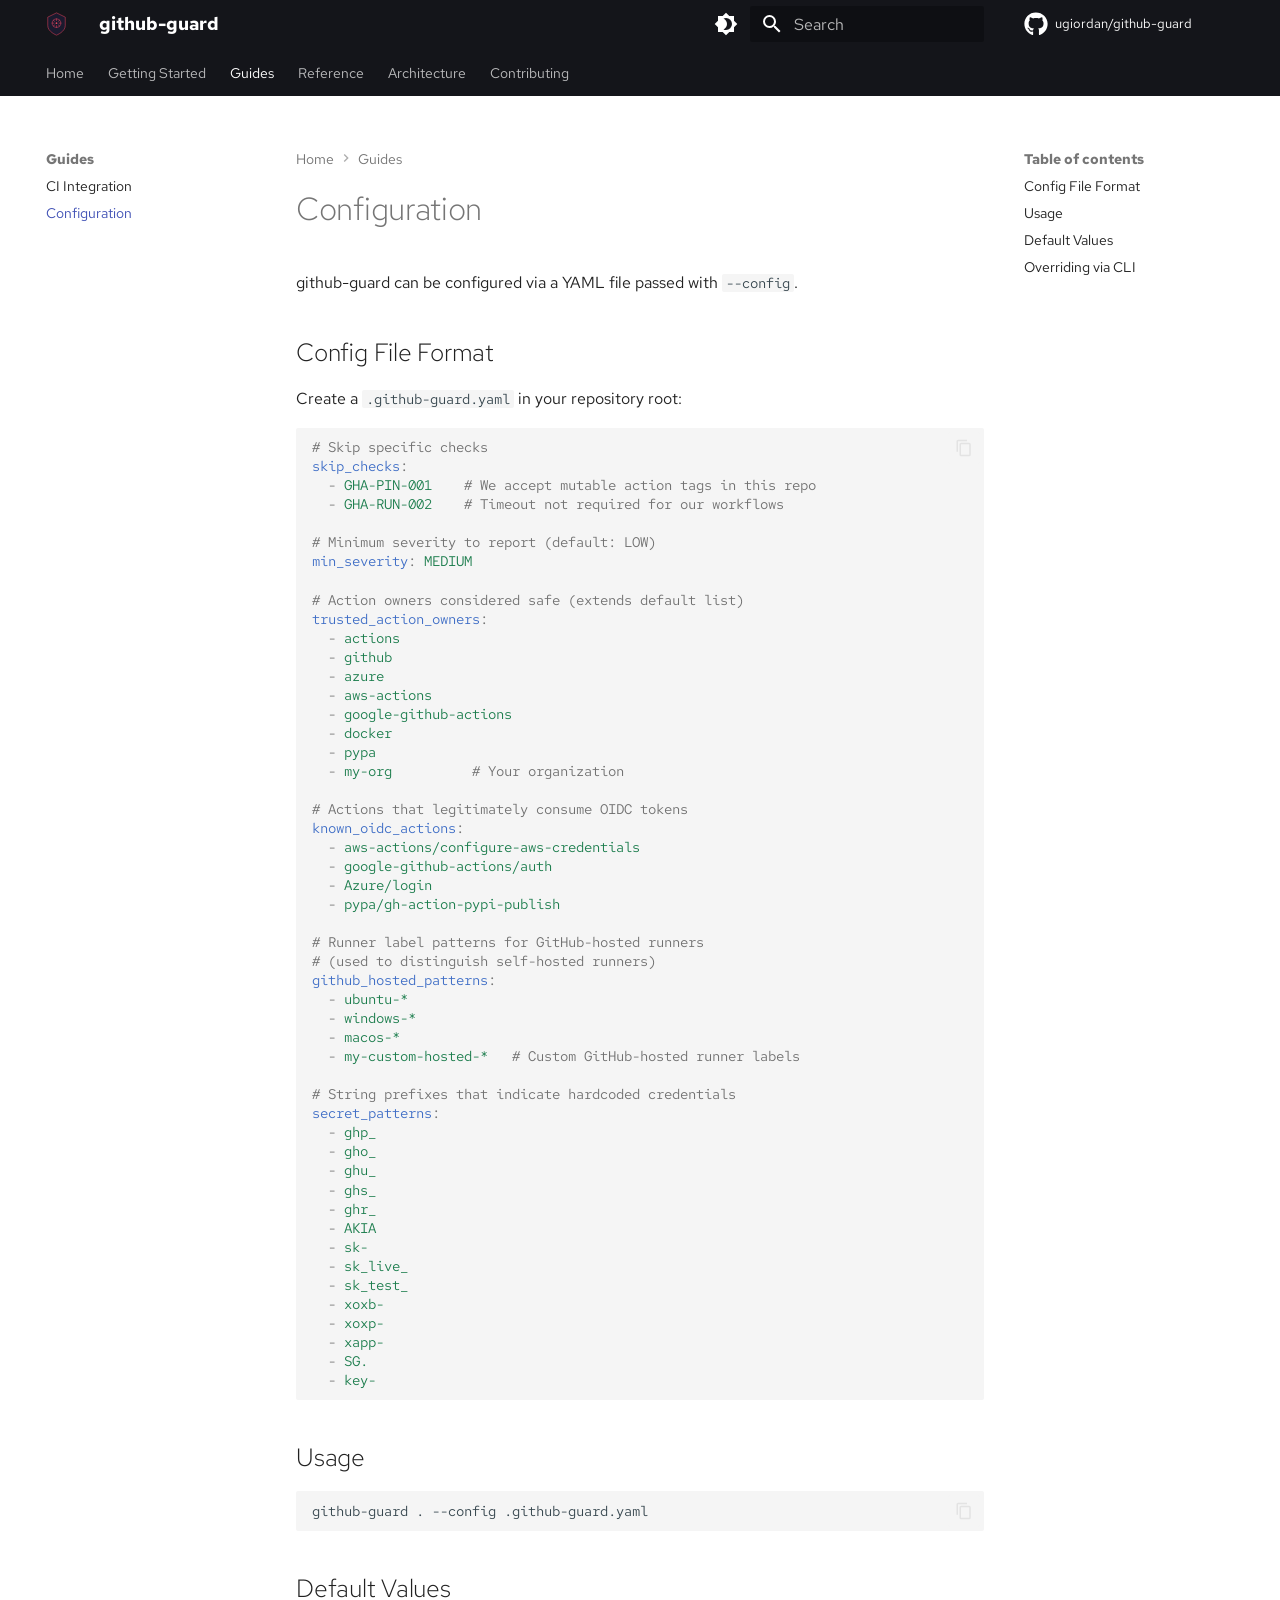
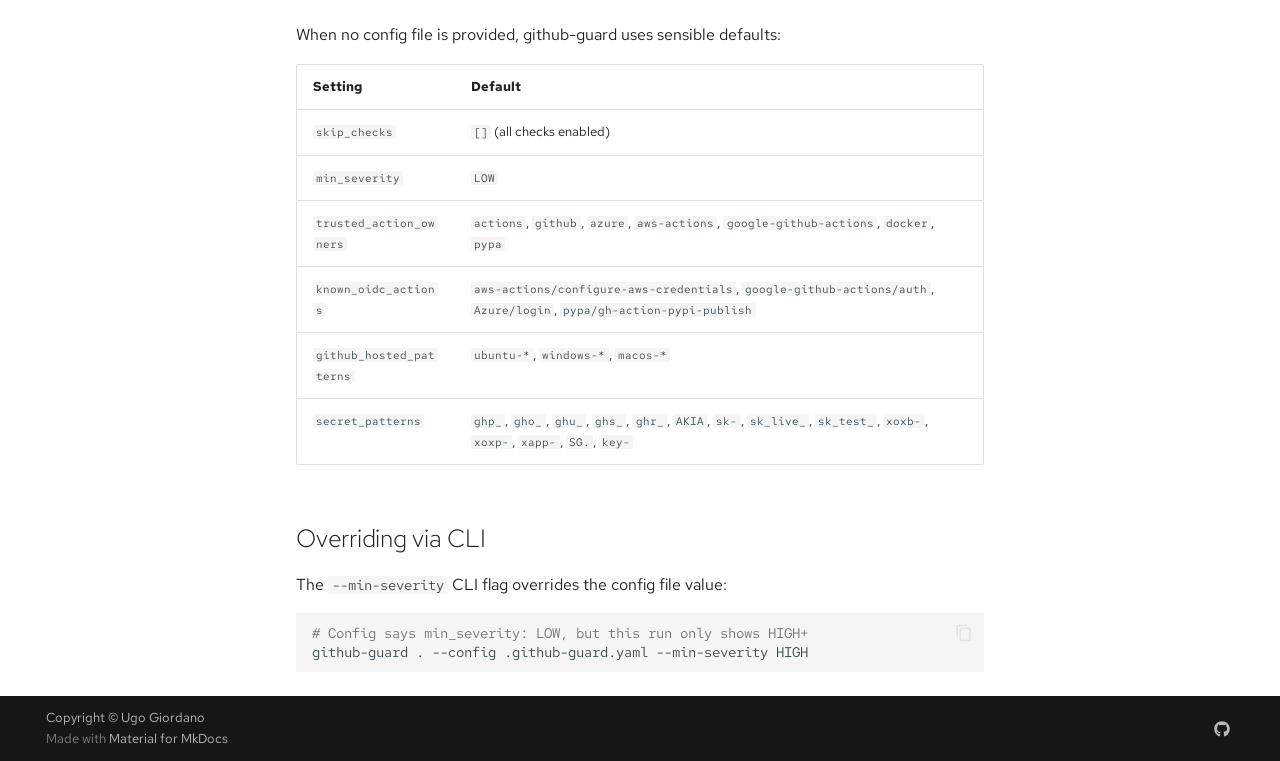
<file: guides/configuration/index.html>
<!DOCTYPE html><html lang="en" class="no-js"><head>
    
      <meta charset="utf-8">
      <meta name="viewport" content="width=device-width,initial-scale=1">
      
      
      
        <link rel="canonical" href="https://ugiordan.github.io/github-guard/guides/configuration/">
      
      
        <link rel="prev" href="../ci-integration/">
      
      
        <link rel="next" href="../../reference/cli/">
      
      
        
      
      
      <link rel="icon" href="../../assets/images/favicon.png">
      <meta name="generator" content="mkdocs-1.6.1, mkdocs-material-9.7.7">
    
    
      
        <title>Configuration - github-guard</title>
      
    
    
      <link rel="stylesheet" href="../../assets/stylesheets/main.ec1eaa64.min.css">
      
        
        <link rel="stylesheet" href="../../assets/stylesheets/palette.ab4e12ef.min.css">
      
      


    
    
      
    
    
      
        
        
        <link rel="preconnect" href="https://fonts.gstatic.com" crossorigin="">
        <link rel="stylesheet" href="https://fonts.googleapis.com/css?family=Red+Hat+Text:300,300i,400,400i,700,700i%7CRed+Hat+Mono:400,400i,700,700i&amp;display=fallback">
        <style>:root{--md-text-font:"Red Hat Text";--md-code-font:"Red Hat Mono"}</style>
      
    
    
      <link rel="stylesheet" href="../../assets/css/extra.css">
    
    <script>__md_scope=new URL("../..",location),__md_hash=e=>[...e].reduce(((e,_)=>(e<<5)-e+_.charCodeAt(0)),0),__md_get=(e,_=localStorage,t=__md_scope)=>JSON.parse(_.getItem(t.pathname+"."+e)),__md_set=(e,_,t=localStorage,a=__md_scope)=>{try{t.setItem(a.pathname+"."+e,JSON.stringify(_))}catch(e){}}</script>
    
      

    
    
  <link href="../../assets/stylesheets/glightbox.min.css" rel="stylesheet"><script src="../../assets/javascripts/glightbox.min.js"></script><style id="glightbox-style">
            html.glightbox-open { overflow: initial; height: 100%; }
            .gslide-title { margin-top: 0px; user-select: text; }
            .gslide-desc { color: #666; user-select: text; }
            .gslide-image img { background: white; }
            .gscrollbar-fixer { padding-right: 15px; }
            .gdesc-inner { font-size: 0.75rem; }
            body[data-md-color-scheme="slate"] .gdesc-inner { background: var(--md-default-bg-color); }
            body[data-md-color-scheme="slate"] .gslide-title { color: var(--md-default-fg-color); }
            body[data-md-color-scheme="slate"] .gslide-desc { color: var(--md-default-fg-color); }
        </style></head>
  
  
    
    
      
    
    
    
    
    <body dir="ltr" data-md-color-scheme="default" data-md-color-primary="black" data-md-color-accent="indigo">
  
    
    <input class="md-toggle" data-md-toggle="drawer" type="checkbox" id="__drawer" autocomplete="off">
    <input class="md-toggle" data-md-toggle="search" type="checkbox" id="__search" autocomplete="off">
    <label class="md-overlay" for="__drawer"></label>
    <div data-md-component="skip">
      
        
        <a href="#configuration" class="md-skip">
          Skip to content
        </a>
      
    </div>
    <div data-md-component="announce">
      
    </div>
    
    
      

<header class="md-header" data-md-component="header">
  <nav class="md-header__inner md-grid" aria-label="Header">
    <a href="../.." title="github-guard" class="md-header__button md-logo" aria-label="github-guard" data-md-component="logo">
      
  <img src="../../images/logo.svg" alt="logo">

    </a>
    <label class="md-header__button md-icon" for="__drawer">
      
      <svg xmlns="http://www.w3.org/2000/svg" viewBox="0 0 24 24"><path d="M3 6h18v2H3zm0 5h18v2H3zm0 5h18v2H3z"></path></svg>
    </label>
    <div class="md-header__title" data-md-component="header-title">
      <div class="md-header__ellipsis">
        <div class="md-header__topic">
          <span class="md-ellipsis">
            github-guard
          </span>
        </div>
        <div class="md-header__topic" data-md-component="header-topic">
          <span class="md-ellipsis">
            
              Configuration
            
          </span>
        </div>
      </div>
    </div>
    
      
        <form class="md-header__option" data-md-component="palette">
  
    
    
    
    <input class="md-option" data-md-color-media="" data-md-color-scheme="default" data-md-color-primary="black" data-md-color-accent="indigo" aria-label="Switch to dark mode" type="radio" name="__palette" id="__palette_0">
    
      <label class="md-header__button md-icon" title="Switch to dark mode" for="__palette_1" hidden="">
        <svg xmlns="http://www.w3.org/2000/svg" viewBox="0 0 24 24"><path d="M12 18c-.89 0-1.74-.2-2.5-.55C11.56 16.5 13 14.42 13 12s-1.44-4.5-3.5-5.45C10.26 6.2 11.11 6 12 6a6 6 0 0 1 6 6 6 6 0 0 1-6 6m8-9.31V4h-4.69L12 .69 8.69 4H4v4.69L.69 12 4 15.31V20h4.69L12 23.31 15.31 20H20v-4.69L23.31 12z"></path></svg>
      </label>
    
  
    
    
    
    <input class="md-option" data-md-color-media="" data-md-color-scheme="slate" data-md-color-primary="black" data-md-color-accent="indigo" aria-label="Switch to light mode" type="radio" name="__palette" id="__palette_1">
    
      <label class="md-header__button md-icon" title="Switch to light mode" for="__palette_0" hidden="">
        <svg xmlns="http://www.w3.org/2000/svg" viewBox="0 0 24 24"><path d="M12 8a4 4 0 0 0-4 4 4 4 0 0 0 4 4 4 4 0 0 0 4-4 4 4 0 0 0-4-4m0 10a6 6 0 0 1-6-6 6 6 0 0 1 6-6 6 6 0 0 1 6 6 6 6 0 0 1-6 6m8-9.31V4h-4.69L12 .69 8.69 4H4v4.69L.69 12 4 15.31V20h4.69L12 23.31 15.31 20H20v-4.69L23.31 12z"></path></svg>
      </label>
    
  
</form>
      
    
    
      <script>var palette=__md_get("__palette");if(palette&&palette.color){if("(prefers-color-scheme)"===palette.color.media){var media=matchMedia("(prefers-color-scheme: light)"),input=document.querySelector(media.matches?"[data-md-color-media='(prefers-color-scheme: light)']":"[data-md-color-media='(prefers-color-scheme: dark)']");palette.color.media=input.getAttribute("data-md-color-media"),palette.color.scheme=input.getAttribute("data-md-color-scheme"),palette.color.primary=input.getAttribute("data-md-color-primary"),palette.color.accent=input.getAttribute("data-md-color-accent")}for(var[key,value]of Object.entries(palette.color))document.body.setAttribute("data-md-color-"+key,value)}</script>
    
    
    
      
      
        <label class="md-header__button md-icon" for="__search">
          
          <svg xmlns="http://www.w3.org/2000/svg" viewBox="0 0 24 24"><path d="M9.5 3A6.5 6.5 0 0 1 16 9.5c0 1.61-.59 3.09-1.56 4.23l.27.27h.79l5 5-1.5 1.5-5-5v-.79l-.27-.27A6.52 6.52 0 0 1 9.5 16 6.5 6.5 0 0 1 3 9.5 6.5 6.5 0 0 1 9.5 3m0 2C7 5 5 7 5 9.5S7 14 9.5 14 14 12 14 9.5 12 5 9.5 5"></path></svg>
        </label>
        <div class="md-search" data-md-component="search" role="dialog">
  <label class="md-search__overlay" for="__search"></label>
  <div class="md-search__inner" role="search">
    <form class="md-search__form" name="search">
      <input type="text" class="md-search__input" name="query" aria-label="Search" placeholder="Search" autocapitalize="off" autocorrect="off" autocomplete="off" spellcheck="false" data-md-component="search-query" required="">
      <label class="md-search__icon md-icon" for="__search">
        
        <svg xmlns="http://www.w3.org/2000/svg" viewBox="0 0 24 24"><path d="M9.5 3A6.5 6.5 0 0 1 16 9.5c0 1.61-.59 3.09-1.56 4.23l.27.27h.79l5 5-1.5 1.5-5-5v-.79l-.27-.27A6.52 6.52 0 0 1 9.5 16 6.5 6.5 0 0 1 3 9.5 6.5 6.5 0 0 1 9.5 3m0 2C7 5 5 7 5 9.5S7 14 9.5 14 14 12 14 9.5 12 5 9.5 5"></path></svg>
        
        <svg xmlns="http://www.w3.org/2000/svg" viewBox="0 0 24 24"><path d="M20 11v2H8l5.5 5.5-1.42 1.42L4.16 12l7.92-7.92L13.5 5.5 8 11z"></path></svg>
      </label>
      <nav class="md-search__options" aria-label="Search">
        
          <a href="javascript:void(0)" class="md-search__icon md-icon" title="Share" aria-label="Share" data-clipboard="" data-clipboard-text="" data-md-component="search-share" tabindex="-1">
            
            <svg xmlns="http://www.w3.org/2000/svg" viewBox="0 0 24 24"><path d="M18 16.08c-.76 0-1.44.3-1.96.77L8.91 12.7c.05-.23.09-.46.09-.7s-.04-.47-.09-.7l7.05-4.11c.54.5 1.25.81 2.04.81a3 3 0 0 0 3-3 3 3 0 0 0-3-3 3 3 0 0 0-3 3c0 .24.04.47.09.7L8.04 9.81C7.5 9.31 6.79 9 6 9a3 3 0 0 0-3 3 3 3 0 0 0 3 3c.79 0 1.5-.31 2.04-.81l7.12 4.15c-.05.21-.08.43-.08.66 0 1.61 1.31 2.91 2.92 2.91s2.92-1.3 2.92-2.91A2.92 2.92 0 0 0 18 16.08"></path></svg>
          </a>
        
        <button type="reset" class="md-search__icon md-icon" title="Clear" aria-label="Clear" tabindex="-1">
          
          <svg xmlns="http://www.w3.org/2000/svg" viewBox="0 0 24 24"><path d="M19 6.41 17.59 5 12 10.59 6.41 5 5 6.41 10.59 12 5 17.59 6.41 19 12 13.41 17.59 19 19 17.59 13.41 12z"></path></svg>
        </button>
      </nav>
      
        <div class="md-search__suggest" data-md-component="search-suggest"></div>
      
    </form>
    <div class="md-search__output">
      <div class="md-search__scrollwrap" tabindex="0" data-md-scrollfix="">
        <div class="md-search-result" data-md-component="search-result">
          <div class="md-search-result__meta">
            Initializing search
          </div>
          <ol class="md-search-result__list" role="presentation"></ol>
        </div>
      </div>
    </div>
  </div>
</div>
      
    
    
      <div class="md-header__source">
        <a href="https://github.com/ugiordan/github-guard" title="Go to repository" class="md-source" data-md-component="source">
  <div class="md-source__icon md-icon">
    
    <svg xmlns="http://www.w3.org/2000/svg" viewBox="0 0 512 512"><!--! Font Awesome Free 7.1.0 by @fontawesome - https://fontawesome.com License - https://fontawesome.com/license/free (Icons: CC BY 4.0, Fonts: SIL OFL 1.1, Code: MIT License) Copyright 2025 Fonticons, Inc.--><path d="M173.9 397.4c0 2-2.3 3.6-5.2 3.6-3.3.3-5.6-1.3-5.6-3.6 0-2 2.3-3.6 5.2-3.6 3-.3 5.6 1.3 5.6 3.6m-31.1-4.5c-.7 2 1.3 4.3 4.3 4.9 2.6 1 5.6 0 6.2-2s-1.3-4.3-4.3-5.2c-2.6-.7-5.5.3-6.2 2.3m44.2-1.7c-2.9.7-4.9 2.6-4.6 4.9.3 2 2.9 3.3 5.9 2.6 2.9-.7 4.9-2.6 4.6-4.6-.3-1.9-3-3.2-5.9-2.9M252.8 8C114.1 8 8 113.3 8 252c0 110.9 69.8 205.8 169.5 239.2 12.8 2.3 17.3-5.6 17.3-12.1 0-6.2-.3-40.4-.3-61.4 0 0-70 15-84.7-29.8 0 0-11.4-29.1-27.8-36.6 0 0-22.9-15.7 1.6-15.4 0 0 24.9 2 38.6 25.8 21.9 38.6 58.6 27.5 72.9 20.9 2.3-16 8.8-27.1 16-33.7-55.9-6.2-112.3-14.3-112.3-110.5 0-27.5 7.6-41.3 23.6-58.9-2.6-6.5-11.1-33.3 2.6-67.9 20.9-6.5 69 27 69 27 20-5.6 41.5-8.5 62.8-8.5s42.8 2.9 62.8 8.5c0 0 48.1-33.6 69-27 13.7 34.7 5.2 61.4 2.6 67.9 16 17.7 25.8 31.5 25.8 58.9 0 96.5-58.9 104.2-114.8 110.5 9.2 7.9 17 22.9 17 46.4 0 33.7-.3 75.4-.3 83.6 0 6.5 4.6 14.4 17.3 12.1C436.2 457.8 504 362.9 504 252 504 113.3 391.5 8 252.8 8M105.2 352.9c-1.3 1-1 3.3.7 5.2 1.6 1.6 3.9 2.3 5.2 1 1.3-1 1-3.3-.7-5.2-1.6-1.6-3.9-2.3-5.2-1m-10.8-8.1c-.7 1.3.3 2.9 2.3 3.9 1.6 1 3.6.7 4.3-.7.7-1.3-.3-2.9-2.3-3.9-2-.6-3.6-.3-4.3.7m32.4 35.6c-1.6 1.3-1 4.3 1.3 6.2 2.3 2.3 5.2 2.6 6.5 1 1.3-1.3.7-4.3-1.3-6.2-2.2-2.3-5.2-2.6-6.5-1m-11.4-14.7c-1.6 1-1.6 3.6 0 5.9s4.3 3.3 5.6 2.3c1.6-1.3 1.6-3.9 0-6.2-1.4-2.3-4-3.3-5.6-2"></path></svg>
  </div>
  <div class="md-source__repository">
    ugiordan/github-guard
  </div>
</a>
      </div>
    
  </nav>
  
</header>
    
    <div class="md-container" data-md-component="container">
      
      
        
          
            
<nav class="md-tabs" aria-label="Tabs" data-md-component="tabs">
  <div class="md-grid">
    <ul class="md-tabs__list">
      
        
  
  
  
  
    <li class="md-tabs__item">
      <a href="../.." class="md-tabs__link">
        
  
  
    
  
  Home

      </a>
    </li>
  

      
        
  
  
  
  
    
    
      <li class="md-tabs__item">
        <a href="../../getting-started/installation/" class="md-tabs__link">
          
  
  
    
  
  Getting Started

        </a>
      </li>
    
  

      
        
  
  
  
    
  
  
    
    
      <li class="md-tabs__item md-tabs__item--active">
        <a href="../ci-integration/" class="md-tabs__link">
          
  
  
    
  
  Guides

        </a>
      </li>
    
  

      
        
  
  
  
  
    
    
      <li class="md-tabs__item">
        <a href="../../reference/cli/" class="md-tabs__link">
          
  
  
    
  
  Reference

        </a>
      </li>
    
  

      
        
  
  
  
  
    
    
      <li class="md-tabs__item">
        <a href="../../architecture/overview/" class="md-tabs__link">
          
  
  
    
  
  Architecture

        </a>
      </li>
    
  

      
        
  
  
  
  
    
    
      <li class="md-tabs__item">
        <a href="../../contributing/setup/" class="md-tabs__link">
          
  
  
    
  
  Contributing

        </a>
      </li>
    
  

      
    </ul>
  </div>
</nav>
          
        
      
      <main class="md-main" data-md-component="main">
        <div class="md-main__inner md-grid">
          
            
              
              <div class="md-sidebar md-sidebar--primary" data-md-component="sidebar" data-md-type="navigation">
                <div class="md-sidebar__scrollwrap">
                  <div class="md-sidebar__inner">
                    


  


<nav class="md-nav md-nav--primary md-nav--lifted" aria-label="Navigation" data-md-level="0">
  <label class="md-nav__title" for="__drawer">
    <a href="../.." title="github-guard" class="md-nav__button md-logo" aria-label="github-guard" data-md-component="logo">
      
  <img src="../../images/logo.svg" alt="logo">

    </a>
    github-guard
  </label>
  
    <div class="md-nav__source">
      <a href="https://github.com/ugiordan/github-guard" title="Go to repository" class="md-source" data-md-component="source">
  <div class="md-source__icon md-icon">
    
    <svg xmlns="http://www.w3.org/2000/svg" viewBox="0 0 512 512"><!--! Font Awesome Free 7.1.0 by @fontawesome - https://fontawesome.com License - https://fontawesome.com/license/free (Icons: CC BY 4.0, Fonts: SIL OFL 1.1, Code: MIT License) Copyright 2025 Fonticons, Inc.--><path d="M173.9 397.4c0 2-2.3 3.6-5.2 3.6-3.3.3-5.6-1.3-5.6-3.6 0-2 2.3-3.6 5.2-3.6 3-.3 5.6 1.3 5.6 3.6m-31.1-4.5c-.7 2 1.3 4.3 4.3 4.9 2.6 1 5.6 0 6.2-2s-1.3-4.3-4.3-5.2c-2.6-.7-5.5.3-6.2 2.3m44.2-1.7c-2.9.7-4.9 2.6-4.6 4.9.3 2 2.9 3.3 5.9 2.6 2.9-.7 4.9-2.6 4.6-4.6-.3-1.9-3-3.2-5.9-2.9M252.8 8C114.1 8 8 113.3 8 252c0 110.9 69.8 205.8 169.5 239.2 12.8 2.3 17.3-5.6 17.3-12.1 0-6.2-.3-40.4-.3-61.4 0 0-70 15-84.7-29.8 0 0-11.4-29.1-27.8-36.6 0 0-22.9-15.7 1.6-15.4 0 0 24.9 2 38.6 25.8 21.9 38.6 58.6 27.5 72.9 20.9 2.3-16 8.8-27.1 16-33.7-55.9-6.2-112.3-14.3-112.3-110.5 0-27.5 7.6-41.3 23.6-58.9-2.6-6.5-11.1-33.3 2.6-67.9 20.9-6.5 69 27 69 27 20-5.6 41.5-8.5 62.8-8.5s42.8 2.9 62.8 8.5c0 0 48.1-33.6 69-27 13.7 34.7 5.2 61.4 2.6 67.9 16 17.7 25.8 31.5 25.8 58.9 0 96.5-58.9 104.2-114.8 110.5 9.2 7.9 17 22.9 17 46.4 0 33.7-.3 75.4-.3 83.6 0 6.5 4.6 14.4 17.3 12.1C436.2 457.8 504 362.9 504 252 504 113.3 391.5 8 252.8 8M105.2 352.9c-1.3 1-1 3.3.7 5.2 1.6 1.6 3.9 2.3 5.2 1 1.3-1 1-3.3-.7-5.2-1.6-1.6-3.9-2.3-5.2-1m-10.8-8.1c-.7 1.3.3 2.9 2.3 3.9 1.6 1 3.6.7 4.3-.7.7-1.3-.3-2.9-2.3-3.9-2-.6-3.6-.3-4.3.7m32.4 35.6c-1.6 1.3-1 4.3 1.3 6.2 2.3 2.3 5.2 2.6 6.5 1 1.3-1.3.7-4.3-1.3-6.2-2.2-2.3-5.2-2.6-6.5-1m-11.4-14.7c-1.6 1-1.6 3.6 0 5.9s4.3 3.3 5.6 2.3c1.6-1.3 1.6-3.9 0-6.2-1.4-2.3-4-3.3-5.6-2"></path></svg>
  </div>
  <div class="md-source__repository">
    ugiordan/github-guard
  </div>
</a>
    </div>
  
  <ul class="md-nav__list" data-md-scrollfix="">
    
      
      
  
  
  
  
    <li class="md-nav__item">
      <a href="../.." class="md-nav__link">
        
  
  
  <span class="md-ellipsis">
    
  
    Home
  

    
  </span>
  
  

      </a>
    </li>
  

    
      
      
  
  
  
  
    
    
      
        
      
        
      
    
    
    
      
      
        
      
    
    
    <li class="md-nav__item md-nav__item--nested">
      
        
        
        <input class="md-nav__toggle md-toggle " type="checkbox" id="__nav_2">
        
          
          <label class="md-nav__link" for="__nav_2" id="__nav_2_label" tabindex="0">
            
  
  
  <span class="md-ellipsis">
    
  
    Getting Started
  

    
  </span>
  
  

            <span class="md-nav__icon md-icon"></span>
          </label>
        
        <nav class="md-nav" data-md-level="1" aria-labelledby="__nav_2_label" aria-expanded="false">
          <label class="md-nav__title" for="__nav_2">
            <span class="md-nav__icon md-icon"></span>
            
  
    Getting Started
  

          </label>
          <ul class="md-nav__list" data-md-scrollfix="">
            
              
                
  
  
  
  
    <li class="md-nav__item">
      <a href="../../getting-started/installation/" class="md-nav__link">
        
  
  
  <span class="md-ellipsis">
    
  
    Installation
  

    
  </span>
  
  

      </a>
    </li>
  

              
            
              
                
  
  
  
  
    <li class="md-nav__item">
      <a href="../../getting-started/quickstart/" class="md-nav__link">
        
  
  
  <span class="md-ellipsis">
    
  
    Quick Start
  

    
  </span>
  
  

      </a>
    </li>
  

              
            
          </ul>
        </nav>
      
    </li>
  

    
      
      
  
  
    
  
  
  
    
    
      
        
      
        
      
    
    
    
      
        
        
      
      
        
      
    
    
    <li class="md-nav__item md-nav__item--active md-nav__item--section md-nav__item--nested">
      
        
        
        <input class="md-nav__toggle md-toggle " type="checkbox" id="__nav_3" checked="">
        
          
          <label class="md-nav__link" for="__nav_3" id="__nav_3_label" tabindex="">
            
  
  
  <span class="md-ellipsis">
    
  
    Guides
  

    
  </span>
  
  

            <span class="md-nav__icon md-icon"></span>
          </label>
        
        <nav class="md-nav" data-md-level="1" aria-labelledby="__nav_3_label" aria-expanded="true">
          <label class="md-nav__title" for="__nav_3">
            <span class="md-nav__icon md-icon"></span>
            
  
    Guides
  

          </label>
          <ul class="md-nav__list" data-md-scrollfix="">
            
              
                
  
  
  
  
    <li class="md-nav__item">
      <a href="../ci-integration/" class="md-nav__link">
        
  
  
  <span class="md-ellipsis">
    
  
    CI Integration
  

    
  </span>
  
  

      </a>
    </li>
  

              
            
              
                
  
  
    
  
  
  
    <li class="md-nav__item md-nav__item--active">
      
      <input class="md-nav__toggle md-toggle" type="checkbox" id="__toc">
      
      
        
      
      
        <label class="md-nav__link md-nav__link--active" for="__toc">
          
  
  
  <span class="md-ellipsis">
    
  
    Configuration
  

    
  </span>
  
  

          <span class="md-nav__icon md-icon"></span>
        </label>
      
      <a href="./" class="md-nav__link md-nav__link--active">
        
  
  
  <span class="md-ellipsis">
    
  
    Configuration
  

    
  </span>
  
  

      </a>
      
        

<nav class="md-nav md-nav--secondary" aria-label="Table of contents">
  
  
  
    
  
  
    <label class="md-nav__title" for="__toc">
      <span class="md-nav__icon md-icon"></span>
      Table of contents
    </label>
    <ul class="md-nav__list" data-md-component="toc" data-md-scrollfix="">
      
        <li class="md-nav__item">
  <a href="#config-file-format" class="md-nav__link">
    <span class="md-ellipsis">
      
        Config File Format
      
    </span>
  </a>
  
</li>
      
        <li class="md-nav__item">
  <a href="#usage" class="md-nav__link">
    <span class="md-ellipsis">
      
        Usage
      
    </span>
  </a>
  
</li>
      
        <li class="md-nav__item">
  <a href="#default-values" class="md-nav__link">
    <span class="md-ellipsis">
      
        Default Values
      
    </span>
  </a>
  
</li>
      
        <li class="md-nav__item">
  <a href="#overriding-via-cli" class="md-nav__link">
    <span class="md-ellipsis">
      
        Overriding via CLI
      
    </span>
  </a>
  
</li>
      
    </ul>
  
</nav>
      
    </li>
  

              
            
          </ul>
        </nav>
      
    </li>
  

    
      
      
  
  
  
  
    
    
      
        
      
        
      
        
      
    
    
    
      
      
        
      
    
    
    <li class="md-nav__item md-nav__item--nested">
      
        
        
        <input class="md-nav__toggle md-toggle " type="checkbox" id="__nav_4">
        
          
          <label class="md-nav__link" for="__nav_4" id="__nav_4_label" tabindex="0">
            
  
  
  <span class="md-ellipsis">
    
  
    Reference
  

    
  </span>
  
  

            <span class="md-nav__icon md-icon"></span>
          </label>
        
        <nav class="md-nav" data-md-level="1" aria-labelledby="__nav_4_label" aria-expanded="false">
          <label class="md-nav__title" for="__nav_4">
            <span class="md-nav__icon md-icon"></span>
            
  
    Reference
  

          </label>
          <ul class="md-nav__list" data-md-scrollfix="">
            
              
                
  
  
  
  
    <li class="md-nav__item">
      <a href="../../reference/cli/" class="md-nav__link">
        
  
  
  <span class="md-ellipsis">
    
  
    CLI Commands
  

    
  </span>
  
  

      </a>
    </li>
  

              
            
              
                
  
  
  
  
    <li class="md-nav__item">
      <a href="../../reference/rules/" class="md-nav__link">
        
  
  
  <span class="md-ellipsis">
    
  
    Detection Rules
  

    
  </span>
  
  

      </a>
    </li>
  

              
            
              
                
  
  
  
  
    <li class="md-nav__item">
      <a href="../../reference/output-formats/" class="md-nav__link">
        
  
  
  <span class="md-ellipsis">
    
  
    Output Formats
  

    
  </span>
  
  

      </a>
    </li>
  

              
            
          </ul>
        </nav>
      
    </li>
  

    
      
      
  
  
  
  
    
    
      
        
      
    
    
    
      
      
        
      
    
    
    <li class="md-nav__item md-nav__item--nested">
      
        
        
        <input class="md-nav__toggle md-toggle " type="checkbox" id="__nav_5">
        
          
          <label class="md-nav__link" for="__nav_5" id="__nav_5_label" tabindex="0">
            
  
  
  <span class="md-ellipsis">
    
  
    Architecture
  

    
  </span>
  
  

            <span class="md-nav__icon md-icon"></span>
          </label>
        
        <nav class="md-nav" data-md-level="1" aria-labelledby="__nav_5_label" aria-expanded="false">
          <label class="md-nav__title" for="__nav_5">
            <span class="md-nav__icon md-icon"></span>
            
  
    Architecture
  

          </label>
          <ul class="md-nav__list" data-md-scrollfix="">
            
              
                
  
  
  
  
    <li class="md-nav__item">
      <a href="../../architecture/overview/" class="md-nav__link">
        
  
  
  <span class="md-ellipsis">
    
  
    Design Overview
  

    
  </span>
  
  

      </a>
    </li>
  

              
            
          </ul>
        </nav>
      
    </li>
  

    
      
      
  
  
  
  
    
    
      
        
      
    
    
    
      
      
        
      
    
    
    <li class="md-nav__item md-nav__item--nested">
      
        
        
        <input class="md-nav__toggle md-toggle " type="checkbox" id="__nav_6">
        
          
          <label class="md-nav__link" for="__nav_6" id="__nav_6_label" tabindex="0">
            
  
  
  <span class="md-ellipsis">
    
  
    Contributing
  

    
  </span>
  
  

            <span class="md-nav__icon md-icon"></span>
          </label>
        
        <nav class="md-nav" data-md-level="1" aria-labelledby="__nav_6_label" aria-expanded="false">
          <label class="md-nav__title" for="__nav_6">
            <span class="md-nav__icon md-icon"></span>
            
  
    Contributing
  

          </label>
          <ul class="md-nav__list" data-md-scrollfix="">
            
              
                
  
  
  
  
    <li class="md-nav__item">
      <a href="../../contributing/setup/" class="md-nav__link">
        
  
  
  <span class="md-ellipsis">
    
  
    Development Setup
  

    
  </span>
  
  

      </a>
    </li>
  

              
            
          </ul>
        </nav>
      
    </li>
  

    
  </ul>
</nav>
                  </div>
                </div>
              </div>
            
            
              
              <div class="md-sidebar md-sidebar--secondary" data-md-component="sidebar" data-md-type="toc">
                <div class="md-sidebar__scrollwrap">
                  <div class="md-sidebar__inner">
                    

<nav class="md-nav md-nav--secondary" aria-label="Table of contents">
  
  
  
    
  
  
    <label class="md-nav__title" for="__toc">
      <span class="md-nav__icon md-icon"></span>
      Table of contents
    </label>
    <ul class="md-nav__list" data-md-component="toc" data-md-scrollfix="">
      
        <li class="md-nav__item">
  <a href="#config-file-format" class="md-nav__link">
    <span class="md-ellipsis">
      
        Config File Format
      
    </span>
  </a>
  
</li>
      
        <li class="md-nav__item">
  <a href="#usage" class="md-nav__link">
    <span class="md-ellipsis">
      
        Usage
      
    </span>
  </a>
  
</li>
      
        <li class="md-nav__item">
  <a href="#default-values" class="md-nav__link">
    <span class="md-ellipsis">
      
        Default Values
      
    </span>
  </a>
  
</li>
      
        <li class="md-nav__item">
  <a href="#overriding-via-cli" class="md-nav__link">
    <span class="md-ellipsis">
      
        Overriding via CLI
      
    </span>
  </a>
  
</li>
      
    </ul>
  
</nav>
                  </div>
                </div>
              </div>
            
          
          
            <div class="md-content" data-md-component="content">
              
                



  


  <nav class="md-path" aria-label="Navigation">
    <ol class="md-path__list">
      
        
  
  
    <li class="md-path__item">
      <a href="../.." class="md-path__link">
        
  <span class="md-ellipsis">
    Home
  </span>

      </a>
    </li>
  

      
      
        
  
  
    
    
      <li class="md-path__item">
        <a href="../ci-integration/" class="md-path__link">
          
  <span class="md-ellipsis">
    Guides
  </span>

        </a>
      </li>
    
  

      
    </ol>
  </nav>

              
              <article class="md-content__inner md-typeset">
                
                  


  
  


<h1 id="configuration">Configuration<a class="headerlink" href="#configuration" title="Permanent link">¶</a></h1>
<p>github-guard can be configured via a YAML file passed with <code>--config</code>.</p>
<h2 id="config-file-format">Config File Format<a class="headerlink" href="#config-file-format" title="Permanent link">¶</a></h2>
<p>Create a <code>.github-guard.yaml</code> in your repository root:</p>
<div class="highlight"><pre><span></span><code><a id="__codelineno-0-1" name="__codelineno-0-1" href="#__codelineno-0-1"></a><span class="c1"># Skip specific checks</span>
<a id="__codelineno-0-2" name="__codelineno-0-2" href="#__codelineno-0-2"></a><span class="nt">skip_checks</span><span class="p">:</span>
<a id="__codelineno-0-3" name="__codelineno-0-3" href="#__codelineno-0-3"></a><span class="w">  </span><span class="p p-Indicator">-</span><span class="w"> </span><span class="l l-Scalar l-Scalar-Plain">GHA-PIN-001</span><span class="w">    </span><span class="c1"># We accept mutable action tags in this repo</span>
<a id="__codelineno-0-4" name="__codelineno-0-4" href="#__codelineno-0-4"></a><span class="w">  </span><span class="p p-Indicator">-</span><span class="w"> </span><span class="l l-Scalar l-Scalar-Plain">GHA-RUN-002</span><span class="w">    </span><span class="c1"># Timeout not required for our workflows</span>
<a id="__codelineno-0-5" name="__codelineno-0-5" href="#__codelineno-0-5"></a>
<a id="__codelineno-0-6" name="__codelineno-0-6" href="#__codelineno-0-6"></a><span class="c1"># Minimum severity to report (default: LOW)</span>
<a id="__codelineno-0-7" name="__codelineno-0-7" href="#__codelineno-0-7"></a><span class="nt">min_severity</span><span class="p">:</span><span class="w"> </span><span class="l l-Scalar l-Scalar-Plain">MEDIUM</span>
<a id="__codelineno-0-8" name="__codelineno-0-8" href="#__codelineno-0-8"></a>
<a id="__codelineno-0-9" name="__codelineno-0-9" href="#__codelineno-0-9"></a><span class="c1"># Action owners considered safe (extends default list)</span>
<a id="__codelineno-0-10" name="__codelineno-0-10" href="#__codelineno-0-10"></a><span class="nt">trusted_action_owners</span><span class="p">:</span>
<a id="__codelineno-0-11" name="__codelineno-0-11" href="#__codelineno-0-11"></a><span class="w">  </span><span class="p p-Indicator">-</span><span class="w"> </span><span class="l l-Scalar l-Scalar-Plain">actions</span>
<a id="__codelineno-0-12" name="__codelineno-0-12" href="#__codelineno-0-12"></a><span class="w">  </span><span class="p p-Indicator">-</span><span class="w"> </span><span class="l l-Scalar l-Scalar-Plain">github</span>
<a id="__codelineno-0-13" name="__codelineno-0-13" href="#__codelineno-0-13"></a><span class="w">  </span><span class="p p-Indicator">-</span><span class="w"> </span><span class="l l-Scalar l-Scalar-Plain">azure</span>
<a id="__codelineno-0-14" name="__codelineno-0-14" href="#__codelineno-0-14"></a><span class="w">  </span><span class="p p-Indicator">-</span><span class="w"> </span><span class="l l-Scalar l-Scalar-Plain">aws-actions</span>
<a id="__codelineno-0-15" name="__codelineno-0-15" href="#__codelineno-0-15"></a><span class="w">  </span><span class="p p-Indicator">-</span><span class="w"> </span><span class="l l-Scalar l-Scalar-Plain">google-github-actions</span>
<a id="__codelineno-0-16" name="__codelineno-0-16" href="#__codelineno-0-16"></a><span class="w">  </span><span class="p p-Indicator">-</span><span class="w"> </span><span class="l l-Scalar l-Scalar-Plain">docker</span>
<a id="__codelineno-0-17" name="__codelineno-0-17" href="#__codelineno-0-17"></a><span class="w">  </span><span class="p p-Indicator">-</span><span class="w"> </span><span class="l l-Scalar l-Scalar-Plain">pypa</span>
<a id="__codelineno-0-18" name="__codelineno-0-18" href="#__codelineno-0-18"></a><span class="w">  </span><span class="p p-Indicator">-</span><span class="w"> </span><span class="l l-Scalar l-Scalar-Plain">my-org</span><span class="w">          </span><span class="c1"># Your organization</span>
<a id="__codelineno-0-19" name="__codelineno-0-19" href="#__codelineno-0-19"></a>
<a id="__codelineno-0-20" name="__codelineno-0-20" href="#__codelineno-0-20"></a><span class="c1"># Actions that legitimately consume OIDC tokens</span>
<a id="__codelineno-0-21" name="__codelineno-0-21" href="#__codelineno-0-21"></a><span class="nt">known_oidc_actions</span><span class="p">:</span>
<a id="__codelineno-0-22" name="__codelineno-0-22" href="#__codelineno-0-22"></a><span class="w">  </span><span class="p p-Indicator">-</span><span class="w"> </span><span class="l l-Scalar l-Scalar-Plain">aws-actions/configure-aws-credentials</span>
<a id="__codelineno-0-23" name="__codelineno-0-23" href="#__codelineno-0-23"></a><span class="w">  </span><span class="p p-Indicator">-</span><span class="w"> </span><span class="l l-Scalar l-Scalar-Plain">google-github-actions/auth</span>
<a id="__codelineno-0-24" name="__codelineno-0-24" href="#__codelineno-0-24"></a><span class="w">  </span><span class="p p-Indicator">-</span><span class="w"> </span><span class="l l-Scalar l-Scalar-Plain">Azure/login</span>
<a id="__codelineno-0-25" name="__codelineno-0-25" href="#__codelineno-0-25"></a><span class="w">  </span><span class="p p-Indicator">-</span><span class="w"> </span><span class="l l-Scalar l-Scalar-Plain">pypa/gh-action-pypi-publish</span>
<a id="__codelineno-0-26" name="__codelineno-0-26" href="#__codelineno-0-26"></a>
<a id="__codelineno-0-27" name="__codelineno-0-27" href="#__codelineno-0-27"></a><span class="c1"># Runner label patterns for GitHub-hosted runners</span>
<a id="__codelineno-0-28" name="__codelineno-0-28" href="#__codelineno-0-28"></a><span class="c1"># (used to distinguish self-hosted runners)</span>
<a id="__codelineno-0-29" name="__codelineno-0-29" href="#__codelineno-0-29"></a><span class="nt">github_hosted_patterns</span><span class="p">:</span>
<a id="__codelineno-0-30" name="__codelineno-0-30" href="#__codelineno-0-30"></a><span class="w">  </span><span class="p p-Indicator">-</span><span class="w"> </span><span class="l l-Scalar l-Scalar-Plain">ubuntu-*</span>
<a id="__codelineno-0-31" name="__codelineno-0-31" href="#__codelineno-0-31"></a><span class="w">  </span><span class="p p-Indicator">-</span><span class="w"> </span><span class="l l-Scalar l-Scalar-Plain">windows-*</span>
<a id="__codelineno-0-32" name="__codelineno-0-32" href="#__codelineno-0-32"></a><span class="w">  </span><span class="p p-Indicator">-</span><span class="w"> </span><span class="l l-Scalar l-Scalar-Plain">macos-*</span>
<a id="__codelineno-0-33" name="__codelineno-0-33" href="#__codelineno-0-33"></a><span class="w">  </span><span class="p p-Indicator">-</span><span class="w"> </span><span class="l l-Scalar l-Scalar-Plain">my-custom-hosted-*</span><span class="w">   </span><span class="c1"># Custom GitHub-hosted runner labels</span>
<a id="__codelineno-0-34" name="__codelineno-0-34" href="#__codelineno-0-34"></a>
<a id="__codelineno-0-35" name="__codelineno-0-35" href="#__codelineno-0-35"></a><span class="c1"># String prefixes that indicate hardcoded credentials</span>
<a id="__codelineno-0-36" name="__codelineno-0-36" href="#__codelineno-0-36"></a><span class="nt">secret_patterns</span><span class="p">:</span>
<a id="__codelineno-0-37" name="__codelineno-0-37" href="#__codelineno-0-37"></a><span class="w">  </span><span class="p p-Indicator">-</span><span class="w"> </span><span class="l l-Scalar l-Scalar-Plain">ghp_</span>
<a id="__codelineno-0-38" name="__codelineno-0-38" href="#__codelineno-0-38"></a><span class="w">  </span><span class="p p-Indicator">-</span><span class="w"> </span><span class="l l-Scalar l-Scalar-Plain">gho_</span>
<a id="__codelineno-0-39" name="__codelineno-0-39" href="#__codelineno-0-39"></a><span class="w">  </span><span class="p p-Indicator">-</span><span class="w"> </span><span class="l l-Scalar l-Scalar-Plain">ghu_</span>
<a id="__codelineno-0-40" name="__codelineno-0-40" href="#__codelineno-0-40"></a><span class="w">  </span><span class="p p-Indicator">-</span><span class="w"> </span><span class="l l-Scalar l-Scalar-Plain">ghs_</span>
<a id="__codelineno-0-41" name="__codelineno-0-41" href="#__codelineno-0-41"></a><span class="w">  </span><span class="p p-Indicator">-</span><span class="w"> </span><span class="l l-Scalar l-Scalar-Plain">ghr_</span>
<a id="__codelineno-0-42" name="__codelineno-0-42" href="#__codelineno-0-42"></a><span class="w">  </span><span class="p p-Indicator">-</span><span class="w"> </span><span class="l l-Scalar l-Scalar-Plain">AKIA</span>
<a id="__codelineno-0-43" name="__codelineno-0-43" href="#__codelineno-0-43"></a><span class="w">  </span><span class="p p-Indicator">-</span><span class="w"> </span><span class="l l-Scalar l-Scalar-Plain">sk-</span>
<a id="__codelineno-0-44" name="__codelineno-0-44" href="#__codelineno-0-44"></a><span class="w">  </span><span class="p p-Indicator">-</span><span class="w"> </span><span class="l l-Scalar l-Scalar-Plain">sk_live_</span>
<a id="__codelineno-0-45" name="__codelineno-0-45" href="#__codelineno-0-45"></a><span class="w">  </span><span class="p p-Indicator">-</span><span class="w"> </span><span class="l l-Scalar l-Scalar-Plain">sk_test_</span>
<a id="__codelineno-0-46" name="__codelineno-0-46" href="#__codelineno-0-46"></a><span class="w">  </span><span class="p p-Indicator">-</span><span class="w"> </span><span class="l l-Scalar l-Scalar-Plain">xoxb-</span>
<a id="__codelineno-0-47" name="__codelineno-0-47" href="#__codelineno-0-47"></a><span class="w">  </span><span class="p p-Indicator">-</span><span class="w"> </span><span class="l l-Scalar l-Scalar-Plain">xoxp-</span>
<a id="__codelineno-0-48" name="__codelineno-0-48" href="#__codelineno-0-48"></a><span class="w">  </span><span class="p p-Indicator">-</span><span class="w"> </span><span class="l l-Scalar l-Scalar-Plain">xapp-</span>
<a id="__codelineno-0-49" name="__codelineno-0-49" href="#__codelineno-0-49"></a><span class="w">  </span><span class="p p-Indicator">-</span><span class="w"> </span><span class="l l-Scalar l-Scalar-Plain">SG.</span>
<a id="__codelineno-0-50" name="__codelineno-0-50" href="#__codelineno-0-50"></a><span class="w">  </span><span class="p p-Indicator">-</span><span class="w"> </span><span class="l l-Scalar l-Scalar-Plain">key-</span>
</code></pre></div>
<h2 id="usage">Usage<a class="headerlink" href="#usage" title="Permanent link">¶</a></h2>
<div class="highlight"><pre><span></span><code><a id="__codelineno-1-1" name="__codelineno-1-1" href="#__codelineno-1-1"></a>github-guard<span class="w"> </span>.<span class="w"> </span>--config<span class="w"> </span>.github-guard.yaml
</code></pre></div>
<h2 id="default-values">Default Values<a class="headerlink" href="#default-values" title="Permanent link">¶</a></h2>
<p>When no config file is provided, github-guard uses sensible defaults:</p>
<table>
<thead>
<tr>
<th>Setting</th>
<th>Default</th>
</tr>
</thead>
<tbody>
<tr>
<td><code>skip_checks</code></td>
<td><code>[]</code> (all checks enabled)</td>
</tr>
<tr>
<td><code>min_severity</code></td>
<td><code>LOW</code></td>
</tr>
<tr>
<td><code>trusted_action_owners</code></td>
<td><code>actions</code>, <code>github</code>, <code>azure</code>, <code>aws-actions</code>, <code>google-github-actions</code>, <code>docker</code>, <code>pypa</code></td>
</tr>
<tr>
<td><code>known_oidc_actions</code></td>
<td><code>aws-actions/configure-aws-credentials</code>, <code>google-github-actions/auth</code>, <code>Azure/login</code>, <code>pypa/gh-action-pypi-publish</code></td>
</tr>
<tr>
<td><code>github_hosted_patterns</code></td>
<td><code>ubuntu-*</code>, <code>windows-*</code>, <code>macos-*</code></td>
</tr>
<tr>
<td><code>secret_patterns</code></td>
<td><code>ghp_</code>, <code>gho_</code>, <code>ghu_</code>, <code>ghs_</code>, <code>ghr_</code>, <code>AKIA</code>, <code>sk-</code>, <code>sk_live_</code>, <code>sk_test_</code>, <code>xoxb-</code>, <code>xoxp-</code>, <code>xapp-</code>, <code>SG.</code>, <code>key-</code></td>
</tr>
</tbody>
</table>
<h2 id="overriding-via-cli">Overriding via CLI<a class="headerlink" href="#overriding-via-cli" title="Permanent link">¶</a></h2>
<p>The <code>--min-severity</code> CLI flag overrides the config file value:</p>
<div class="highlight"><pre><span></span><code><a id="__codelineno-2-1" name="__codelineno-2-1" href="#__codelineno-2-1"></a><span class="c1"># Config says min_severity: LOW, but this run only shows HIGH+</span>
<a id="__codelineno-2-2" name="__codelineno-2-2" href="#__codelineno-2-2"></a>github-guard<span class="w"> </span>.<span class="w"> </span>--config<span class="w"> </span>.github-guard.yaml<span class="w"> </span>--min-severity<span class="w"> </span>HIGH
</code></pre></div>












                
              </article>
            </div>
          
          
  <script>var tabs=__md_get("__tabs");if(Array.isArray(tabs))e:for(var set of document.querySelectorAll(".tabbed-set")){var labels=set.querySelector(".tabbed-labels");for(var tab of tabs)for(var label of labels.getElementsByTagName("label"))if(label.innerText.trim()===tab){var input=document.getElementById(label.htmlFor);input.checked=!0;continue e}}</script>

<script>var target=document.getElementById(location.hash.slice(1));target&&target.name&&(target.checked=target.name.startsWith("__tabbed_"))</script>
        </div>
        
          <button type="button" class="md-top md-icon" data-md-component="top" hidden="">
  
  <svg xmlns="http://www.w3.org/2000/svg" viewBox="0 0 24 24"><path d="M13 20h-2V8l-5.5 5.5-1.42-1.42L12 4.16l7.92 7.92-1.42 1.42L13 8z"></path></svg>
  Back to top
</button>
        
      </main>
      
        <footer class="md-footer">
  
  <div class="md-footer-meta md-typeset">
    <div class="md-footer-meta__inner md-grid">
      <div class="md-copyright">
  
    <div class="md-copyright__highlight">
      Copyright © Ugo Giordano
    </div>
  
  
    Made with
    <a href="https://squidfunk.github.io/mkdocs-material/" target="_blank" rel="noopener">
      Material for MkDocs
    </a>
  
</div>
      
        
<div class="md-social">
  
    
    
    
    
      
      
    
    <a href="https://github.com/ugiordan/github-guard" target="_blank" rel="noopener" title="github.com" class="md-social__link">
      <svg xmlns="http://www.w3.org/2000/svg" viewBox="0 0 512 512"><!--! Font Awesome Free 7.1.0 by @fontawesome - https://fontawesome.com License - https://fontawesome.com/license/free (Icons: CC BY 4.0, Fonts: SIL OFL 1.1, Code: MIT License) Copyright 2025 Fonticons, Inc.--><path d="M173.9 397.4c0 2-2.3 3.6-5.2 3.6-3.3.3-5.6-1.3-5.6-3.6 0-2 2.3-3.6 5.2-3.6 3-.3 5.6 1.3 5.6 3.6m-31.1-4.5c-.7 2 1.3 4.3 4.3 4.9 2.6 1 5.6 0 6.2-2s-1.3-4.3-4.3-5.2c-2.6-.7-5.5.3-6.2 2.3m44.2-1.7c-2.9.7-4.9 2.6-4.6 4.9.3 2 2.9 3.3 5.9 2.6 2.9-.7 4.9-2.6 4.6-4.6-.3-1.9-3-3.2-5.9-2.9M252.8 8C114.1 8 8 113.3 8 252c0 110.9 69.8 205.8 169.5 239.2 12.8 2.3 17.3-5.6 17.3-12.1 0-6.2-.3-40.4-.3-61.4 0 0-70 15-84.7-29.8 0 0-11.4-29.1-27.8-36.6 0 0-22.9-15.7 1.6-15.4 0 0 24.9 2 38.6 25.8 21.9 38.6 58.6 27.5 72.9 20.9 2.3-16 8.8-27.1 16-33.7-55.9-6.2-112.3-14.3-112.3-110.5 0-27.5 7.6-41.3 23.6-58.9-2.6-6.5-11.1-33.3 2.6-67.9 20.9-6.5 69 27 69 27 20-5.6 41.5-8.5 62.8-8.5s42.8 2.9 62.8 8.5c0 0 48.1-33.6 69-27 13.7 34.7 5.2 61.4 2.6 67.9 16 17.7 25.8 31.5 25.8 58.9 0 96.5-58.9 104.2-114.8 110.5 9.2 7.9 17 22.9 17 46.4 0 33.7-.3 75.4-.3 83.6 0 6.5 4.6 14.4 17.3 12.1C436.2 457.8 504 362.9 504 252 504 113.3 391.5 8 252.8 8M105.2 352.9c-1.3 1-1 3.3.7 5.2 1.6 1.6 3.9 2.3 5.2 1 1.3-1 1-3.3-.7-5.2-1.6-1.6-3.9-2.3-5.2-1m-10.8-8.1c-.7 1.3.3 2.9 2.3 3.9 1.6 1 3.6.7 4.3-.7.7-1.3-.3-2.9-2.3-3.9-2-.6-3.6-.3-4.3.7m32.4 35.6c-1.6 1.3-1 4.3 1.3 6.2 2.3 2.3 5.2 2.6 6.5 1 1.3-1.3.7-4.3-1.3-6.2-2.2-2.3-5.2-2.6-6.5-1m-11.4-14.7c-1.6 1-1.6 3.6 0 5.9s4.3 3.3 5.6 2.3c1.6-1.3 1.6-3.9 0-6.2-1.4-2.3-4-3.3-5.6-2"></path></svg>
    </a>
  
</div>
      
    </div>
  </div>
</footer>
      
    </div>
    <div class="md-dialog" data-md-component="dialog">
      <div class="md-dialog__inner md-typeset"></div>
    </div>
    
    
    
      
      
      <script id="__config" type="application/json">{"annotate": null, "base": "../..", "features": ["navigation.tabs", "navigation.top", "navigation.indexes", "navigation.instant", "navigation.path", "navigation.sections", "search.suggest", "search.highlight", "search.share", "content.code.copy", "content.code.annotate", "content.tabs.link", "toc.follow"], "search": "../../assets/javascripts/workers/search.2c215733.min.js", "tags": null, "translations": {"clipboard.copied": "Copied to clipboard", "clipboard.copy": "Copy to clipboard", "search.result.more.one": "1 more on this page", "search.result.more.other": "# more on this page", "search.result.none": "No matching documents", "search.result.one": "1 matching document", "search.result.other": "# matching documents", "search.result.placeholder": "Type to start searching", "search.result.term.missing": "Missing", "select.version": "Select version"}, "version": null}</script>
    
    
      <script src="../../assets/javascripts/bundle.d7400e89.min.js"></script>
      
        <script src="../../assets/js/diagram-zoom.js"></script>
      
    
  
<script id="init-glightbox">const lightbox = GLightbox({"touchNavigation": true, "loop": false, "zoomable": true, "draggable": true, "openEffect": "zoom", "closeEffect": "zoom", "slideEffect": "slide"});
document$.subscribe(()=>{ lightbox.reload(); });
</script></body></html>
</file>
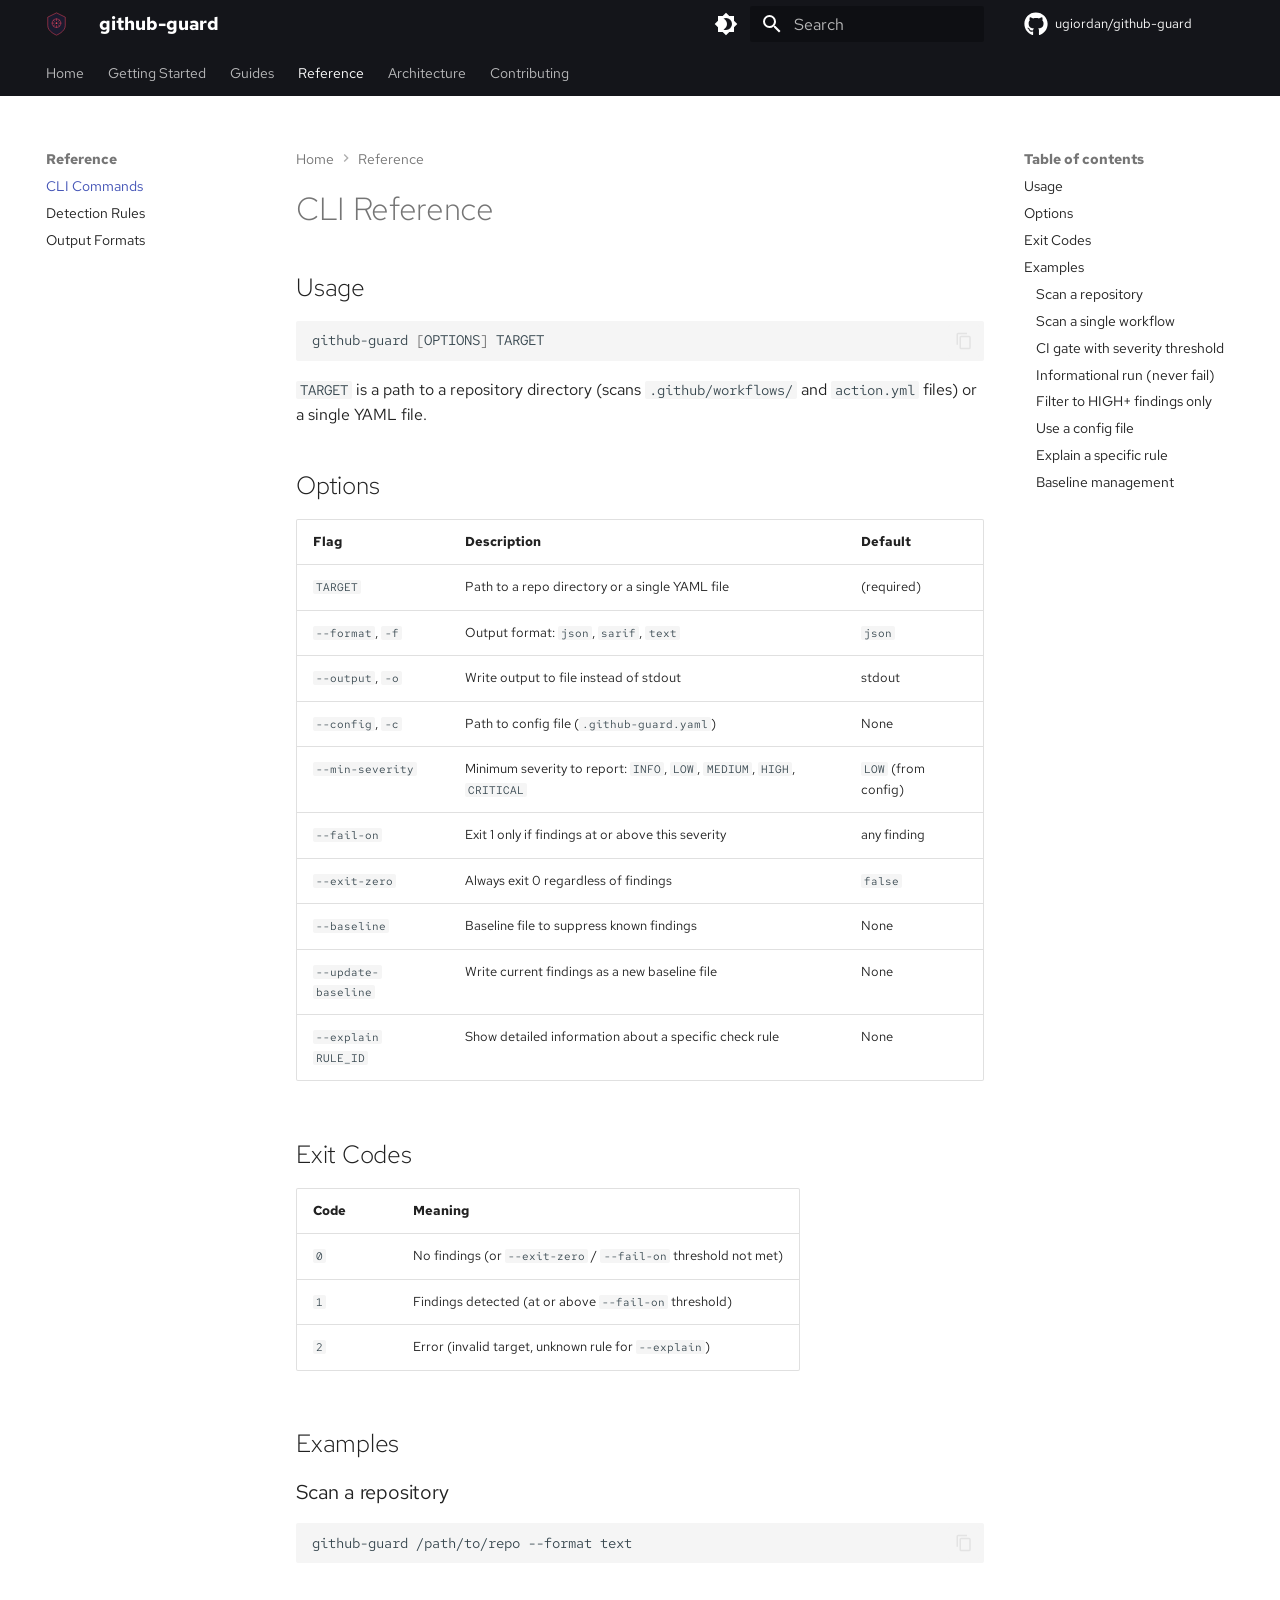
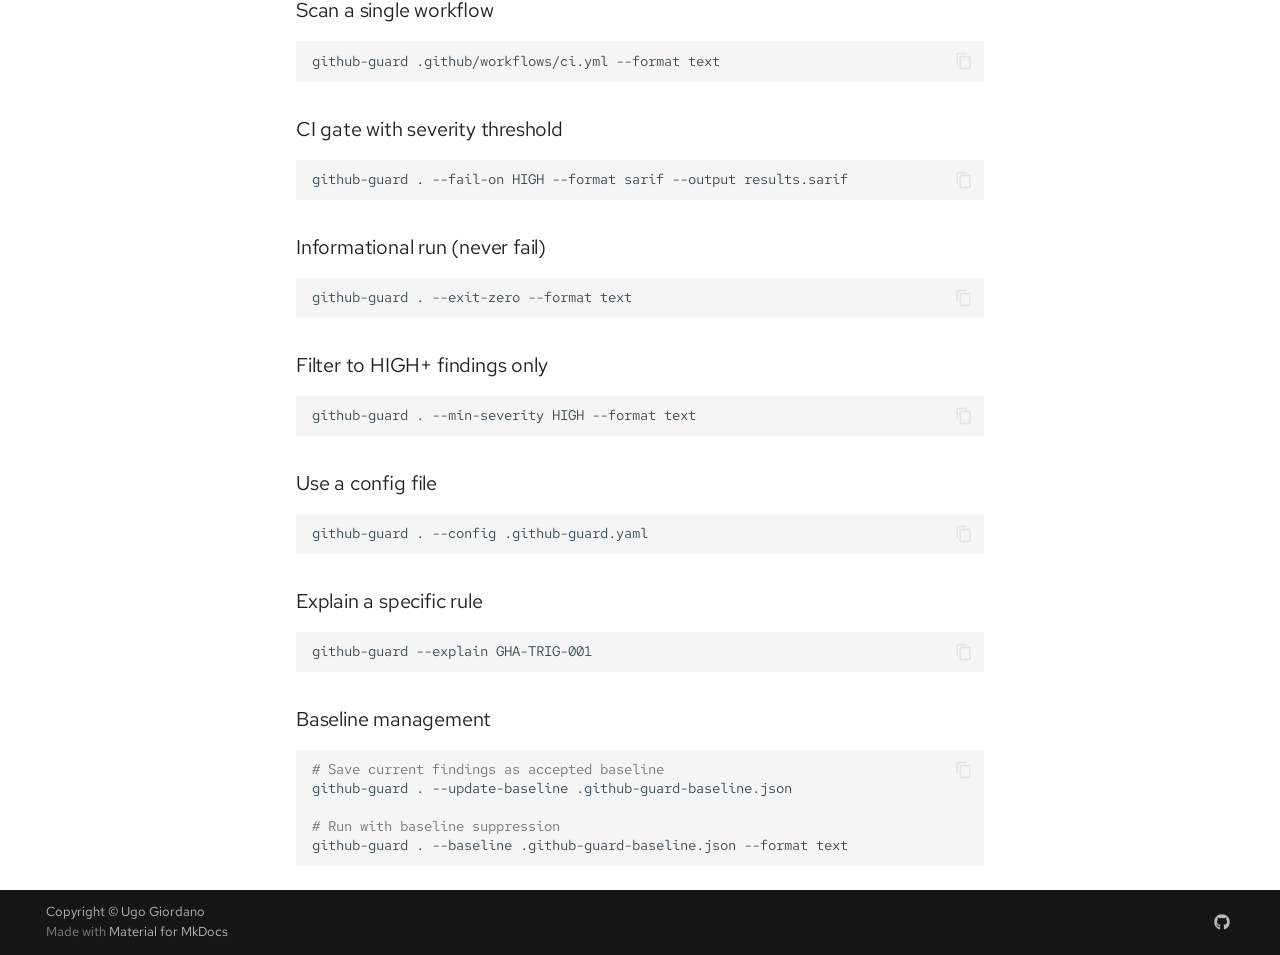
<file: reference/cli/index.html>
<!DOCTYPE html><html lang="en" class="no-js"><head>
    
      <meta charset="utf-8">
      <meta name="viewport" content="width=device-width,initial-scale=1">
      
      
      
        <link rel="canonical" href="https://ugiordan.github.io/github-guard/reference/cli/">
      
      
        <link rel="prev" href="../../guides/configuration/">
      
      
        <link rel="next" href="../rules/">
      
      
        
      
      
      <link rel="icon" href="../../assets/images/favicon.png">
      <meta name="generator" content="mkdocs-1.6.1, mkdocs-material-9.7.7">
    
    
      
        <title>CLI Commands - github-guard</title>
      
    
    
      <link rel="stylesheet" href="../../assets/stylesheets/main.ec1eaa64.min.css">
      
        
        <link rel="stylesheet" href="../../assets/stylesheets/palette.ab4e12ef.min.css">
      
      


    
    
      
    
    
      
        
        
        <link rel="preconnect" href="https://fonts.gstatic.com" crossorigin="">
        <link rel="stylesheet" href="https://fonts.googleapis.com/css?family=Red+Hat+Text:300,300i,400,400i,700,700i%7CRed+Hat+Mono:400,400i,700,700i&amp;display=fallback">
        <style>:root{--md-text-font:"Red Hat Text";--md-code-font:"Red Hat Mono"}</style>
      
    
    
      <link rel="stylesheet" href="../../assets/css/extra.css">
    
    <script>__md_scope=new URL("../..",location),__md_hash=e=>[...e].reduce(((e,_)=>(e<<5)-e+_.charCodeAt(0)),0),__md_get=(e,_=localStorage,t=__md_scope)=>JSON.parse(_.getItem(t.pathname+"."+e)),__md_set=(e,_,t=localStorage,a=__md_scope)=>{try{t.setItem(a.pathname+"."+e,JSON.stringify(_))}catch(e){}}</script>
    
      

    
    
  <link href="../../assets/stylesheets/glightbox.min.css" rel="stylesheet"><script src="../../assets/javascripts/glightbox.min.js"></script><style id="glightbox-style">
            html.glightbox-open { overflow: initial; height: 100%; }
            .gslide-title { margin-top: 0px; user-select: text; }
            .gslide-desc { color: #666; user-select: text; }
            .gslide-image img { background: white; }
            .gscrollbar-fixer { padding-right: 15px; }
            .gdesc-inner { font-size: 0.75rem; }
            body[data-md-color-scheme="slate"] .gdesc-inner { background: var(--md-default-bg-color); }
            body[data-md-color-scheme="slate"] .gslide-title { color: var(--md-default-fg-color); }
            body[data-md-color-scheme="slate"] .gslide-desc { color: var(--md-default-fg-color); }
        </style></head>
  
  
    
    
      
    
    
    
    
    <body dir="ltr" data-md-color-scheme="default" data-md-color-primary="black" data-md-color-accent="indigo">
  
    
    <input class="md-toggle" data-md-toggle="drawer" type="checkbox" id="__drawer" autocomplete="off">
    <input class="md-toggle" data-md-toggle="search" type="checkbox" id="__search" autocomplete="off">
    <label class="md-overlay" for="__drawer"></label>
    <div data-md-component="skip">
      
        
        <a href="#cli-reference" class="md-skip">
          Skip to content
        </a>
      
    </div>
    <div data-md-component="announce">
      
    </div>
    
    
      

<header class="md-header" data-md-component="header">
  <nav class="md-header__inner md-grid" aria-label="Header">
    <a href="../.." title="github-guard" class="md-header__button md-logo" aria-label="github-guard" data-md-component="logo">
      
  <img src="../../images/logo.svg" alt="logo">

    </a>
    <label class="md-header__button md-icon" for="__drawer">
      
      <svg xmlns="http://www.w3.org/2000/svg" viewBox="0 0 24 24"><path d="M3 6h18v2H3zm0 5h18v2H3zm0 5h18v2H3z"></path></svg>
    </label>
    <div class="md-header__title" data-md-component="header-title">
      <div class="md-header__ellipsis">
        <div class="md-header__topic">
          <span class="md-ellipsis">
            github-guard
          </span>
        </div>
        <div class="md-header__topic" data-md-component="header-topic">
          <span class="md-ellipsis">
            
              CLI Commands
            
          </span>
        </div>
      </div>
    </div>
    
      
        <form class="md-header__option" data-md-component="palette">
  
    
    
    
    <input class="md-option" data-md-color-media="" data-md-color-scheme="default" data-md-color-primary="black" data-md-color-accent="indigo" aria-label="Switch to dark mode" type="radio" name="__palette" id="__palette_0">
    
      <label class="md-header__button md-icon" title="Switch to dark mode" for="__palette_1" hidden="">
        <svg xmlns="http://www.w3.org/2000/svg" viewBox="0 0 24 24"><path d="M12 18c-.89 0-1.74-.2-2.5-.55C11.56 16.5 13 14.42 13 12s-1.44-4.5-3.5-5.45C10.26 6.2 11.11 6 12 6a6 6 0 0 1 6 6 6 6 0 0 1-6 6m8-9.31V4h-4.69L12 .69 8.69 4H4v4.69L.69 12 4 15.31V20h4.69L12 23.31 15.31 20H20v-4.69L23.31 12z"></path></svg>
      </label>
    
  
    
    
    
    <input class="md-option" data-md-color-media="" data-md-color-scheme="slate" data-md-color-primary="black" data-md-color-accent="indigo" aria-label="Switch to light mode" type="radio" name="__palette" id="__palette_1">
    
      <label class="md-header__button md-icon" title="Switch to light mode" for="__palette_0" hidden="">
        <svg xmlns="http://www.w3.org/2000/svg" viewBox="0 0 24 24"><path d="M12 8a4 4 0 0 0-4 4 4 4 0 0 0 4 4 4 4 0 0 0 4-4 4 4 0 0 0-4-4m0 10a6 6 0 0 1-6-6 6 6 0 0 1 6-6 6 6 0 0 1 6 6 6 6 0 0 1-6 6m8-9.31V4h-4.69L12 .69 8.69 4H4v4.69L.69 12 4 15.31V20h4.69L12 23.31 15.31 20H20v-4.69L23.31 12z"></path></svg>
      </label>
    
  
</form>
      
    
    
      <script>var palette=__md_get("__palette");if(palette&&palette.color){if("(prefers-color-scheme)"===palette.color.media){var media=matchMedia("(prefers-color-scheme: light)"),input=document.querySelector(media.matches?"[data-md-color-media='(prefers-color-scheme: light)']":"[data-md-color-media='(prefers-color-scheme: dark)']");palette.color.media=input.getAttribute("data-md-color-media"),palette.color.scheme=input.getAttribute("data-md-color-scheme"),palette.color.primary=input.getAttribute("data-md-color-primary"),palette.color.accent=input.getAttribute("data-md-color-accent")}for(var[key,value]of Object.entries(palette.color))document.body.setAttribute("data-md-color-"+key,value)}</script>
    
    
    
      
      
        <label class="md-header__button md-icon" for="__search">
          
          <svg xmlns="http://www.w3.org/2000/svg" viewBox="0 0 24 24"><path d="M9.5 3A6.5 6.5 0 0 1 16 9.5c0 1.61-.59 3.09-1.56 4.23l.27.27h.79l5 5-1.5 1.5-5-5v-.79l-.27-.27A6.52 6.52 0 0 1 9.5 16 6.5 6.5 0 0 1 3 9.5 6.5 6.5 0 0 1 9.5 3m0 2C7 5 5 7 5 9.5S7 14 9.5 14 14 12 14 9.5 12 5 9.5 5"></path></svg>
        </label>
        <div class="md-search" data-md-component="search" role="dialog">
  <label class="md-search__overlay" for="__search"></label>
  <div class="md-search__inner" role="search">
    <form class="md-search__form" name="search">
      <input type="text" class="md-search__input" name="query" aria-label="Search" placeholder="Search" autocapitalize="off" autocorrect="off" autocomplete="off" spellcheck="false" data-md-component="search-query" required="">
      <label class="md-search__icon md-icon" for="__search">
        
        <svg xmlns="http://www.w3.org/2000/svg" viewBox="0 0 24 24"><path d="M9.5 3A6.5 6.5 0 0 1 16 9.5c0 1.61-.59 3.09-1.56 4.23l.27.27h.79l5 5-1.5 1.5-5-5v-.79l-.27-.27A6.52 6.52 0 0 1 9.5 16 6.5 6.5 0 0 1 3 9.5 6.5 6.5 0 0 1 9.5 3m0 2C7 5 5 7 5 9.5S7 14 9.5 14 14 12 14 9.5 12 5 9.5 5"></path></svg>
        
        <svg xmlns="http://www.w3.org/2000/svg" viewBox="0 0 24 24"><path d="M20 11v2H8l5.5 5.5-1.42 1.42L4.16 12l7.92-7.92L13.5 5.5 8 11z"></path></svg>
      </label>
      <nav class="md-search__options" aria-label="Search">
        
          <a href="javascript:void(0)" class="md-search__icon md-icon" title="Share" aria-label="Share" data-clipboard="" data-clipboard-text="" data-md-component="search-share" tabindex="-1">
            
            <svg xmlns="http://www.w3.org/2000/svg" viewBox="0 0 24 24"><path d="M18 16.08c-.76 0-1.44.3-1.96.77L8.91 12.7c.05-.23.09-.46.09-.7s-.04-.47-.09-.7l7.05-4.11c.54.5 1.25.81 2.04.81a3 3 0 0 0 3-3 3 3 0 0 0-3-3 3 3 0 0 0-3 3c0 .24.04.47.09.7L8.04 9.81C7.5 9.31 6.79 9 6 9a3 3 0 0 0-3 3 3 3 0 0 0 3 3c.79 0 1.5-.31 2.04-.81l7.12 4.15c-.05.21-.08.43-.08.66 0 1.61 1.31 2.91 2.92 2.91s2.92-1.3 2.92-2.91A2.92 2.92 0 0 0 18 16.08"></path></svg>
          </a>
        
        <button type="reset" class="md-search__icon md-icon" title="Clear" aria-label="Clear" tabindex="-1">
          
          <svg xmlns="http://www.w3.org/2000/svg" viewBox="0 0 24 24"><path d="M19 6.41 17.59 5 12 10.59 6.41 5 5 6.41 10.59 12 5 17.59 6.41 19 12 13.41 17.59 19 19 17.59 13.41 12z"></path></svg>
        </button>
      </nav>
      
        <div class="md-search__suggest" data-md-component="search-suggest"></div>
      
    </form>
    <div class="md-search__output">
      <div class="md-search__scrollwrap" tabindex="0" data-md-scrollfix="">
        <div class="md-search-result" data-md-component="search-result">
          <div class="md-search-result__meta">
            Initializing search
          </div>
          <ol class="md-search-result__list" role="presentation"></ol>
        </div>
      </div>
    </div>
  </div>
</div>
      
    
    
      <div class="md-header__source">
        <a href="https://github.com/ugiordan/github-guard" title="Go to repository" class="md-source" data-md-component="source">
  <div class="md-source__icon md-icon">
    
    <svg xmlns="http://www.w3.org/2000/svg" viewBox="0 0 512 512"><!--! Font Awesome Free 7.1.0 by @fontawesome - https://fontawesome.com License - https://fontawesome.com/license/free (Icons: CC BY 4.0, Fonts: SIL OFL 1.1, Code: MIT License) Copyright 2025 Fonticons, Inc.--><path d="M173.9 397.4c0 2-2.3 3.6-5.2 3.6-3.3.3-5.6-1.3-5.6-3.6 0-2 2.3-3.6 5.2-3.6 3-.3 5.6 1.3 5.6 3.6m-31.1-4.5c-.7 2 1.3 4.3 4.3 4.9 2.6 1 5.6 0 6.2-2s-1.3-4.3-4.3-5.2c-2.6-.7-5.5.3-6.2 2.3m44.2-1.7c-2.9.7-4.9 2.6-4.6 4.9.3 2 2.9 3.3 5.9 2.6 2.9-.7 4.9-2.6 4.6-4.6-.3-1.9-3-3.2-5.9-2.9M252.8 8C114.1 8 8 113.3 8 252c0 110.9 69.8 205.8 169.5 239.2 12.8 2.3 17.3-5.6 17.3-12.1 0-6.2-.3-40.4-.3-61.4 0 0-70 15-84.7-29.8 0 0-11.4-29.1-27.8-36.6 0 0-22.9-15.7 1.6-15.4 0 0 24.9 2 38.6 25.8 21.9 38.6 58.6 27.5 72.9 20.9 2.3-16 8.8-27.1 16-33.7-55.9-6.2-112.3-14.3-112.3-110.5 0-27.5 7.6-41.3 23.6-58.9-2.6-6.5-11.1-33.3 2.6-67.9 20.9-6.5 69 27 69 27 20-5.6 41.5-8.5 62.8-8.5s42.8 2.9 62.8 8.5c0 0 48.1-33.6 69-27 13.7 34.7 5.2 61.4 2.6 67.9 16 17.7 25.8 31.5 25.8 58.9 0 96.5-58.9 104.2-114.8 110.5 9.2 7.9 17 22.9 17 46.4 0 33.7-.3 75.4-.3 83.6 0 6.5 4.6 14.4 17.3 12.1C436.2 457.8 504 362.9 504 252 504 113.3 391.5 8 252.8 8M105.2 352.9c-1.3 1-1 3.3.7 5.2 1.6 1.6 3.9 2.3 5.2 1 1.3-1 1-3.3-.7-5.2-1.6-1.6-3.9-2.3-5.2-1m-10.8-8.1c-.7 1.3.3 2.9 2.3 3.9 1.6 1 3.6.7 4.3-.7.7-1.3-.3-2.9-2.3-3.9-2-.6-3.6-.3-4.3.7m32.4 35.6c-1.6 1.3-1 4.3 1.3 6.2 2.3 2.3 5.2 2.6 6.5 1 1.3-1.3.7-4.3-1.3-6.2-2.2-2.3-5.2-2.6-6.5-1m-11.4-14.7c-1.6 1-1.6 3.6 0 5.9s4.3 3.3 5.6 2.3c1.6-1.3 1.6-3.9 0-6.2-1.4-2.3-4-3.3-5.6-2"></path></svg>
  </div>
  <div class="md-source__repository">
    ugiordan/github-guard
  </div>
</a>
      </div>
    
  </nav>
  
</header>
    
    <div class="md-container" data-md-component="container">
      
      
        
          
            
<nav class="md-tabs" aria-label="Tabs" data-md-component="tabs">
  <div class="md-grid">
    <ul class="md-tabs__list">
      
        
  
  
  
  
    <li class="md-tabs__item">
      <a href="../.." class="md-tabs__link">
        
  
  
    
  
  Home

      </a>
    </li>
  

      
        
  
  
  
  
    
    
      <li class="md-tabs__item">
        <a href="../../getting-started/installation/" class="md-tabs__link">
          
  
  
    
  
  Getting Started

        </a>
      </li>
    
  

      
        
  
  
  
  
    
    
      <li class="md-tabs__item">
        <a href="../../guides/ci-integration/" class="md-tabs__link">
          
  
  
    
  
  Guides

        </a>
      </li>
    
  

      
        
  
  
  
    
  
  
    
    
      <li class="md-tabs__item md-tabs__item--active">
        <a href="./" class="md-tabs__link">
          
  
  
    
  
  Reference

        </a>
      </li>
    
  

      
        
  
  
  
  
    
    
      <li class="md-tabs__item">
        <a href="../../architecture/overview/" class="md-tabs__link">
          
  
  
    
  
  Architecture

        </a>
      </li>
    
  

      
        
  
  
  
  
    
    
      <li class="md-tabs__item">
        <a href="../../contributing/setup/" class="md-tabs__link">
          
  
  
    
  
  Contributing

        </a>
      </li>
    
  

      
    </ul>
  </div>
</nav>
          
        
      
      <main class="md-main" data-md-component="main">
        <div class="md-main__inner md-grid">
          
            
              
              <div class="md-sidebar md-sidebar--primary" data-md-component="sidebar" data-md-type="navigation">
                <div class="md-sidebar__scrollwrap">
                  <div class="md-sidebar__inner">
                    


  


<nav class="md-nav md-nav--primary md-nav--lifted" aria-label="Navigation" data-md-level="0">
  <label class="md-nav__title" for="__drawer">
    <a href="../.." title="github-guard" class="md-nav__button md-logo" aria-label="github-guard" data-md-component="logo">
      
  <img src="../../images/logo.svg" alt="logo">

    </a>
    github-guard
  </label>
  
    <div class="md-nav__source">
      <a href="https://github.com/ugiordan/github-guard" title="Go to repository" class="md-source" data-md-component="source">
  <div class="md-source__icon md-icon">
    
    <svg xmlns="http://www.w3.org/2000/svg" viewBox="0 0 512 512"><!--! Font Awesome Free 7.1.0 by @fontawesome - https://fontawesome.com License - https://fontawesome.com/license/free (Icons: CC BY 4.0, Fonts: SIL OFL 1.1, Code: MIT License) Copyright 2025 Fonticons, Inc.--><path d="M173.9 397.4c0 2-2.3 3.6-5.2 3.6-3.3.3-5.6-1.3-5.6-3.6 0-2 2.3-3.6 5.2-3.6 3-.3 5.6 1.3 5.6 3.6m-31.1-4.5c-.7 2 1.3 4.3 4.3 4.9 2.6 1 5.6 0 6.2-2s-1.3-4.3-4.3-5.2c-2.6-.7-5.5.3-6.2 2.3m44.2-1.7c-2.9.7-4.9 2.6-4.6 4.9.3 2 2.9 3.3 5.9 2.6 2.9-.7 4.9-2.6 4.6-4.6-.3-1.9-3-3.2-5.9-2.9M252.8 8C114.1 8 8 113.3 8 252c0 110.9 69.8 205.8 169.5 239.2 12.8 2.3 17.3-5.6 17.3-12.1 0-6.2-.3-40.4-.3-61.4 0 0-70 15-84.7-29.8 0 0-11.4-29.1-27.8-36.6 0 0-22.9-15.7 1.6-15.4 0 0 24.9 2 38.6 25.8 21.9 38.6 58.6 27.5 72.9 20.9 2.3-16 8.8-27.1 16-33.7-55.9-6.2-112.3-14.3-112.3-110.5 0-27.5 7.6-41.3 23.6-58.9-2.6-6.5-11.1-33.3 2.6-67.9 20.9-6.5 69 27 69 27 20-5.6 41.5-8.5 62.8-8.5s42.8 2.9 62.8 8.5c0 0 48.1-33.6 69-27 13.7 34.7 5.2 61.4 2.6 67.9 16 17.7 25.8 31.5 25.8 58.9 0 96.5-58.9 104.2-114.8 110.5 9.2 7.9 17 22.9 17 46.4 0 33.7-.3 75.4-.3 83.6 0 6.5 4.6 14.4 17.3 12.1C436.2 457.8 504 362.9 504 252 504 113.3 391.5 8 252.8 8M105.2 352.9c-1.3 1-1 3.3.7 5.2 1.6 1.6 3.9 2.3 5.2 1 1.3-1 1-3.3-.7-5.2-1.6-1.6-3.9-2.3-5.2-1m-10.8-8.1c-.7 1.3.3 2.9 2.3 3.9 1.6 1 3.6.7 4.3-.7.7-1.3-.3-2.9-2.3-3.9-2-.6-3.6-.3-4.3.7m32.4 35.6c-1.6 1.3-1 4.3 1.3 6.2 2.3 2.3 5.2 2.6 6.5 1 1.3-1.3.7-4.3-1.3-6.2-2.2-2.3-5.2-2.6-6.5-1m-11.4-14.7c-1.6 1-1.6 3.6 0 5.9s4.3 3.3 5.6 2.3c1.6-1.3 1.6-3.9 0-6.2-1.4-2.3-4-3.3-5.6-2"></path></svg>
  </div>
  <div class="md-source__repository">
    ugiordan/github-guard
  </div>
</a>
    </div>
  
  <ul class="md-nav__list" data-md-scrollfix="">
    
      
      
  
  
  
  
    <li class="md-nav__item">
      <a href="../.." class="md-nav__link">
        
  
  
  <span class="md-ellipsis">
    
  
    Home
  

    
  </span>
  
  

      </a>
    </li>
  

    
      
      
  
  
  
  
    
    
      
        
      
        
      
    
    
    
      
      
        
      
    
    
    <li class="md-nav__item md-nav__item--nested">
      
        
        
        <input class="md-nav__toggle md-toggle " type="checkbox" id="__nav_2">
        
          
          <label class="md-nav__link" for="__nav_2" id="__nav_2_label" tabindex="0">
            
  
  
  <span class="md-ellipsis">
    
  
    Getting Started
  

    
  </span>
  
  

            <span class="md-nav__icon md-icon"></span>
          </label>
        
        <nav class="md-nav" data-md-level="1" aria-labelledby="__nav_2_label" aria-expanded="false">
          <label class="md-nav__title" for="__nav_2">
            <span class="md-nav__icon md-icon"></span>
            
  
    Getting Started
  

          </label>
          <ul class="md-nav__list" data-md-scrollfix="">
            
              
                
  
  
  
  
    <li class="md-nav__item">
      <a href="../../getting-started/installation/" class="md-nav__link">
        
  
  
  <span class="md-ellipsis">
    
  
    Installation
  

    
  </span>
  
  

      </a>
    </li>
  

              
            
              
                
  
  
  
  
    <li class="md-nav__item">
      <a href="../../getting-started/quickstart/" class="md-nav__link">
        
  
  
  <span class="md-ellipsis">
    
  
    Quick Start
  

    
  </span>
  
  

      </a>
    </li>
  

              
            
          </ul>
        </nav>
      
    </li>
  

    
      
      
  
  
  
  
    
    
      
        
      
        
      
    
    
    
      
      
        
      
    
    
    <li class="md-nav__item md-nav__item--nested">
      
        
        
        <input class="md-nav__toggle md-toggle " type="checkbox" id="__nav_3">
        
          
          <label class="md-nav__link" for="__nav_3" id="__nav_3_label" tabindex="0">
            
  
  
  <span class="md-ellipsis">
    
  
    Guides
  

    
  </span>
  
  

            <span class="md-nav__icon md-icon"></span>
          </label>
        
        <nav class="md-nav" data-md-level="1" aria-labelledby="__nav_3_label" aria-expanded="false">
          <label class="md-nav__title" for="__nav_3">
            <span class="md-nav__icon md-icon"></span>
            
  
    Guides
  

          </label>
          <ul class="md-nav__list" data-md-scrollfix="">
            
              
                
  
  
  
  
    <li class="md-nav__item">
      <a href="../../guides/ci-integration/" class="md-nav__link">
        
  
  
  <span class="md-ellipsis">
    
  
    CI Integration
  

    
  </span>
  
  

      </a>
    </li>
  

              
            
              
                
  
  
  
  
    <li class="md-nav__item">
      <a href="../../guides/configuration/" class="md-nav__link">
        
  
  
  <span class="md-ellipsis">
    
  
    Configuration
  

    
  </span>
  
  

      </a>
    </li>
  

              
            
          </ul>
        </nav>
      
    </li>
  

    
      
      
  
  
    
  
  
  
    
    
      
        
      
        
      
        
      
    
    
    
      
        
        
      
      
        
      
    
    
    <li class="md-nav__item md-nav__item--active md-nav__item--section md-nav__item--nested">
      
        
        
        <input class="md-nav__toggle md-toggle " type="checkbox" id="__nav_4" checked="">
        
          
          <label class="md-nav__link" for="__nav_4" id="__nav_4_label" tabindex="">
            
  
  
  <span class="md-ellipsis">
    
  
    Reference
  

    
  </span>
  
  

            <span class="md-nav__icon md-icon"></span>
          </label>
        
        <nav class="md-nav" data-md-level="1" aria-labelledby="__nav_4_label" aria-expanded="true">
          <label class="md-nav__title" for="__nav_4">
            <span class="md-nav__icon md-icon"></span>
            
  
    Reference
  

          </label>
          <ul class="md-nav__list" data-md-scrollfix="">
            
              
                
  
  
    
  
  
  
    <li class="md-nav__item md-nav__item--active">
      
      <input class="md-nav__toggle md-toggle" type="checkbox" id="__toc">
      
      
        
      
      
        <label class="md-nav__link md-nav__link--active" for="__toc">
          
  
  
  <span class="md-ellipsis">
    
  
    CLI Commands
  

    
  </span>
  
  

          <span class="md-nav__icon md-icon"></span>
        </label>
      
      <a href="./" class="md-nav__link md-nav__link--active">
        
  
  
  <span class="md-ellipsis">
    
  
    CLI Commands
  

    
  </span>
  
  

      </a>
      
        

<nav class="md-nav md-nav--secondary" aria-label="Table of contents">
  
  
  
    
  
  
    <label class="md-nav__title" for="__toc">
      <span class="md-nav__icon md-icon"></span>
      Table of contents
    </label>
    <ul class="md-nav__list" data-md-component="toc" data-md-scrollfix="">
      
        <li class="md-nav__item">
  <a href="#usage" class="md-nav__link">
    <span class="md-ellipsis">
      
        Usage
      
    </span>
  </a>
  
</li>
      
        <li class="md-nav__item">
  <a href="#options" class="md-nav__link">
    <span class="md-ellipsis">
      
        Options
      
    </span>
  </a>
  
</li>
      
        <li class="md-nav__item">
  <a href="#exit-codes" class="md-nav__link">
    <span class="md-ellipsis">
      
        Exit Codes
      
    </span>
  </a>
  
</li>
      
        <li class="md-nav__item">
  <a href="#examples" class="md-nav__link">
    <span class="md-ellipsis">
      
        Examples
      
    </span>
  </a>
  
    <nav class="md-nav" aria-label="Examples">
      <ul class="md-nav__list">
        
          <li class="md-nav__item">
  <a href="#scan-a-repository" class="md-nav__link">
    <span class="md-ellipsis">
      
        Scan a repository
      
    </span>
  </a>
  
</li>
        
          <li class="md-nav__item">
  <a href="#scan-a-single-workflow" class="md-nav__link">
    <span class="md-ellipsis">
      
        Scan a single workflow
      
    </span>
  </a>
  
</li>
        
          <li class="md-nav__item">
  <a href="#ci-gate-with-severity-threshold" class="md-nav__link">
    <span class="md-ellipsis">
      
        CI gate with severity threshold
      
    </span>
  </a>
  
</li>
        
          <li class="md-nav__item">
  <a href="#informational-run-never-fail" class="md-nav__link">
    <span class="md-ellipsis">
      
        Informational run (never fail)
      
    </span>
  </a>
  
</li>
        
          <li class="md-nav__item">
  <a href="#filter-to-high-findings-only" class="md-nav__link">
    <span class="md-ellipsis">
      
        Filter to HIGH+ findings only
      
    </span>
  </a>
  
</li>
        
          <li class="md-nav__item">
  <a href="#use-a-config-file" class="md-nav__link">
    <span class="md-ellipsis">
      
        Use a config file
      
    </span>
  </a>
  
</li>
        
          <li class="md-nav__item">
  <a href="#explain-a-specific-rule" class="md-nav__link">
    <span class="md-ellipsis">
      
        Explain a specific rule
      
    </span>
  </a>
  
</li>
        
          <li class="md-nav__item">
  <a href="#baseline-management" class="md-nav__link">
    <span class="md-ellipsis">
      
        Baseline management
      
    </span>
  </a>
  
</li>
        
      </ul>
    </nav>
  
</li>
      
    </ul>
  
</nav>
      
    </li>
  

              
            
              
                
  
  
  
  
    <li class="md-nav__item">
      <a href="../rules/" class="md-nav__link">
        
  
  
  <span class="md-ellipsis">
    
  
    Detection Rules
  

    
  </span>
  
  

      </a>
    </li>
  

              
            
              
                
  
  
  
  
    <li class="md-nav__item">
      <a href="../output-formats/" class="md-nav__link">
        
  
  
  <span class="md-ellipsis">
    
  
    Output Formats
  

    
  </span>
  
  

      </a>
    </li>
  

              
            
          </ul>
        </nav>
      
    </li>
  

    
      
      
  
  
  
  
    
    
      
        
      
    
    
    
      
      
        
      
    
    
    <li class="md-nav__item md-nav__item--nested">
      
        
        
        <input class="md-nav__toggle md-toggle " type="checkbox" id="__nav_5">
        
          
          <label class="md-nav__link" for="__nav_5" id="__nav_5_label" tabindex="0">
            
  
  
  <span class="md-ellipsis">
    
  
    Architecture
  

    
  </span>
  
  

            <span class="md-nav__icon md-icon"></span>
          </label>
        
        <nav class="md-nav" data-md-level="1" aria-labelledby="__nav_5_label" aria-expanded="false">
          <label class="md-nav__title" for="__nav_5">
            <span class="md-nav__icon md-icon"></span>
            
  
    Architecture
  

          </label>
          <ul class="md-nav__list" data-md-scrollfix="">
            
              
                
  
  
  
  
    <li class="md-nav__item">
      <a href="../../architecture/overview/" class="md-nav__link">
        
  
  
  <span class="md-ellipsis">
    
  
    Design Overview
  

    
  </span>
  
  

      </a>
    </li>
  

              
            
          </ul>
        </nav>
      
    </li>
  

    
      
      
  
  
  
  
    
    
      
        
      
    
    
    
      
      
        
      
    
    
    <li class="md-nav__item md-nav__item--nested">
      
        
        
        <input class="md-nav__toggle md-toggle " type="checkbox" id="__nav_6">
        
          
          <label class="md-nav__link" for="__nav_6" id="__nav_6_label" tabindex="0">
            
  
  
  <span class="md-ellipsis">
    
  
    Contributing
  

    
  </span>
  
  

            <span class="md-nav__icon md-icon"></span>
          </label>
        
        <nav class="md-nav" data-md-level="1" aria-labelledby="__nav_6_label" aria-expanded="false">
          <label class="md-nav__title" for="__nav_6">
            <span class="md-nav__icon md-icon"></span>
            
  
    Contributing
  

          </label>
          <ul class="md-nav__list" data-md-scrollfix="">
            
              
                
  
  
  
  
    <li class="md-nav__item">
      <a href="../../contributing/setup/" class="md-nav__link">
        
  
  
  <span class="md-ellipsis">
    
  
    Development Setup
  

    
  </span>
  
  

      </a>
    </li>
  

              
            
          </ul>
        </nav>
      
    </li>
  

    
  </ul>
</nav>
                  </div>
                </div>
              </div>
            
            
              
              <div class="md-sidebar md-sidebar--secondary" data-md-component="sidebar" data-md-type="toc">
                <div class="md-sidebar__scrollwrap">
                  <div class="md-sidebar__inner">
                    

<nav class="md-nav md-nav--secondary" aria-label="Table of contents">
  
  
  
    
  
  
    <label class="md-nav__title" for="__toc">
      <span class="md-nav__icon md-icon"></span>
      Table of contents
    </label>
    <ul class="md-nav__list" data-md-component="toc" data-md-scrollfix="">
      
        <li class="md-nav__item">
  <a href="#usage" class="md-nav__link">
    <span class="md-ellipsis">
      
        Usage
      
    </span>
  </a>
  
</li>
      
        <li class="md-nav__item">
  <a href="#options" class="md-nav__link">
    <span class="md-ellipsis">
      
        Options
      
    </span>
  </a>
  
</li>
      
        <li class="md-nav__item">
  <a href="#exit-codes" class="md-nav__link">
    <span class="md-ellipsis">
      
        Exit Codes
      
    </span>
  </a>
  
</li>
      
        <li class="md-nav__item">
  <a href="#examples" class="md-nav__link">
    <span class="md-ellipsis">
      
        Examples
      
    </span>
  </a>
  
    <nav class="md-nav" aria-label="Examples">
      <ul class="md-nav__list">
        
          <li class="md-nav__item">
  <a href="#scan-a-repository" class="md-nav__link">
    <span class="md-ellipsis">
      
        Scan a repository
      
    </span>
  </a>
  
</li>
        
          <li class="md-nav__item">
  <a href="#scan-a-single-workflow" class="md-nav__link">
    <span class="md-ellipsis">
      
        Scan a single workflow
      
    </span>
  </a>
  
</li>
        
          <li class="md-nav__item">
  <a href="#ci-gate-with-severity-threshold" class="md-nav__link">
    <span class="md-ellipsis">
      
        CI gate with severity threshold
      
    </span>
  </a>
  
</li>
        
          <li class="md-nav__item">
  <a href="#informational-run-never-fail" class="md-nav__link">
    <span class="md-ellipsis">
      
        Informational run (never fail)
      
    </span>
  </a>
  
</li>
        
          <li class="md-nav__item">
  <a href="#filter-to-high-findings-only" class="md-nav__link">
    <span class="md-ellipsis">
      
        Filter to HIGH+ findings only
      
    </span>
  </a>
  
</li>
        
          <li class="md-nav__item">
  <a href="#use-a-config-file" class="md-nav__link">
    <span class="md-ellipsis">
      
        Use a config file
      
    </span>
  </a>
  
</li>
        
          <li class="md-nav__item">
  <a href="#explain-a-specific-rule" class="md-nav__link">
    <span class="md-ellipsis">
      
        Explain a specific rule
      
    </span>
  </a>
  
</li>
        
          <li class="md-nav__item">
  <a href="#baseline-management" class="md-nav__link">
    <span class="md-ellipsis">
      
        Baseline management
      
    </span>
  </a>
  
</li>
        
      </ul>
    </nav>
  
</li>
      
    </ul>
  
</nav>
                  </div>
                </div>
              </div>
            
          
          
            <div class="md-content" data-md-component="content">
              
                



  


  <nav class="md-path" aria-label="Navigation">
    <ol class="md-path__list">
      
        
  
  
    <li class="md-path__item">
      <a href="../.." class="md-path__link">
        
  <span class="md-ellipsis">
    Home
  </span>

      </a>
    </li>
  

      
      
        
  
  
    
    
      <li class="md-path__item">
        <a href="./" class="md-path__link">
          
  <span class="md-ellipsis">
    Reference
  </span>

        </a>
      </li>
    
  

      
    </ol>
  </nav>

              
              <article class="md-content__inner md-typeset">
                
                  


  
  


<h1 id="cli-reference">CLI Reference<a class="headerlink" href="#cli-reference" title="Permanent link">¶</a></h1>
<h2 id="usage">Usage<a class="headerlink" href="#usage" title="Permanent link">¶</a></h2>
<div class="highlight"><pre><span></span><code><a id="__codelineno-0-1" name="__codelineno-0-1" href="#__codelineno-0-1"></a>github-guard<span class="w"> </span><span class="o">[</span>OPTIONS<span class="o">]</span><span class="w"> </span>TARGET
</code></pre></div>
<p><code>TARGET</code> is a path to a repository directory (scans <code>.github/workflows/</code> and <code>action.yml</code> files) or a single YAML file.</p>
<h2 id="options">Options<a class="headerlink" href="#options" title="Permanent link">¶</a></h2>
<table>
<thead>
<tr>
<th>Flag</th>
<th>Description</th>
<th>Default</th>
</tr>
</thead>
<tbody>
<tr>
<td><code>TARGET</code></td>
<td>Path to a repo directory or a single YAML file</td>
<td>(required)</td>
</tr>
<tr>
<td><code>--format</code>, <code>-f</code></td>
<td>Output format: <code>json</code>, <code>sarif</code>, <code>text</code></td>
<td><code>json</code></td>
</tr>
<tr>
<td><code>--output</code>, <code>-o</code></td>
<td>Write output to file instead of stdout</td>
<td>stdout</td>
</tr>
<tr>
<td><code>--config</code>, <code>-c</code></td>
<td>Path to config file (<code>.github-guard.yaml</code>)</td>
<td>None</td>
</tr>
<tr>
<td><code>--min-severity</code></td>
<td>Minimum severity to report: <code>INFO</code>, <code>LOW</code>, <code>MEDIUM</code>, <code>HIGH</code>, <code>CRITICAL</code></td>
<td><code>LOW</code> (from config)</td>
</tr>
<tr>
<td><code>--fail-on</code></td>
<td>Exit 1 only if findings at or above this severity</td>
<td>any finding</td>
</tr>
<tr>
<td><code>--exit-zero</code></td>
<td>Always exit 0 regardless of findings</td>
<td><code>false</code></td>
</tr>
<tr>
<td><code>--baseline</code></td>
<td>Baseline file to suppress known findings</td>
<td>None</td>
</tr>
<tr>
<td><code>--update-baseline</code></td>
<td>Write current findings as a new baseline file</td>
<td>None</td>
</tr>
<tr>
<td><code>--explain RULE_ID</code></td>
<td>Show detailed information about a specific check rule</td>
<td>None</td>
</tr>
</tbody>
</table>
<h2 id="exit-codes">Exit Codes<a class="headerlink" href="#exit-codes" title="Permanent link">¶</a></h2>
<table>
<thead>
<tr>
<th>Code</th>
<th>Meaning</th>
</tr>
</thead>
<tbody>
<tr>
<td><code>0</code></td>
<td>No findings (or <code>--exit-zero</code> / <code>--fail-on</code> threshold not met)</td>
</tr>
<tr>
<td><code>1</code></td>
<td>Findings detected (at or above <code>--fail-on</code> threshold)</td>
</tr>
<tr>
<td><code>2</code></td>
<td>Error (invalid target, unknown rule for <code>--explain</code>)</td>
</tr>
</tbody>
</table>
<h2 id="examples">Examples<a class="headerlink" href="#examples" title="Permanent link">¶</a></h2>
<h3 id="scan-a-repository">Scan a repository<a class="headerlink" href="#scan-a-repository" title="Permanent link">¶</a></h3>
<div class="highlight"><pre><span></span><code><a id="__codelineno-1-1" name="__codelineno-1-1" href="#__codelineno-1-1"></a>github-guard<span class="w"> </span>/path/to/repo<span class="w"> </span>--format<span class="w"> </span>text
</code></pre></div>
<h3 id="scan-a-single-workflow">Scan a single workflow<a class="headerlink" href="#scan-a-single-workflow" title="Permanent link">¶</a></h3>
<div class="highlight"><pre><span></span><code><a id="__codelineno-2-1" name="__codelineno-2-1" href="#__codelineno-2-1"></a>github-guard<span class="w"> </span>.github/workflows/ci.yml<span class="w"> </span>--format<span class="w"> </span>text
</code></pre></div>
<h3 id="ci-gate-with-severity-threshold">CI gate with severity threshold<a class="headerlink" href="#ci-gate-with-severity-threshold" title="Permanent link">¶</a></h3>
<div class="highlight"><pre><span></span><code><a id="__codelineno-3-1" name="__codelineno-3-1" href="#__codelineno-3-1"></a>github-guard<span class="w"> </span>.<span class="w"> </span>--fail-on<span class="w"> </span>HIGH<span class="w"> </span>--format<span class="w"> </span>sarif<span class="w"> </span>--output<span class="w"> </span>results.sarif
</code></pre></div>
<h3 id="informational-run-never-fail">Informational run (never fail)<a class="headerlink" href="#informational-run-never-fail" title="Permanent link">¶</a></h3>
<div class="highlight"><pre><span></span><code><a id="__codelineno-4-1" name="__codelineno-4-1" href="#__codelineno-4-1"></a>github-guard<span class="w"> </span>.<span class="w"> </span>--exit-zero<span class="w"> </span>--format<span class="w"> </span>text
</code></pre></div>
<h3 id="filter-to-high-findings-only">Filter to HIGH+ findings only<a class="headerlink" href="#filter-to-high-findings-only" title="Permanent link">¶</a></h3>
<div class="highlight"><pre><span></span><code><a id="__codelineno-5-1" name="__codelineno-5-1" href="#__codelineno-5-1"></a>github-guard<span class="w"> </span>.<span class="w"> </span>--min-severity<span class="w"> </span>HIGH<span class="w"> </span>--format<span class="w"> </span>text
</code></pre></div>
<h3 id="use-a-config-file">Use a config file<a class="headerlink" href="#use-a-config-file" title="Permanent link">¶</a></h3>
<div class="highlight"><pre><span></span><code><a id="__codelineno-6-1" name="__codelineno-6-1" href="#__codelineno-6-1"></a>github-guard<span class="w"> </span>.<span class="w"> </span>--config<span class="w"> </span>.github-guard.yaml
</code></pre></div>
<h3 id="explain-a-specific-rule">Explain a specific rule<a class="headerlink" href="#explain-a-specific-rule" title="Permanent link">¶</a></h3>
<div class="highlight"><pre><span></span><code><a id="__codelineno-7-1" name="__codelineno-7-1" href="#__codelineno-7-1"></a>github-guard<span class="w"> </span>--explain<span class="w"> </span>GHA-TRIG-001
</code></pre></div>
<h3 id="baseline-management">Baseline management<a class="headerlink" href="#baseline-management" title="Permanent link">¶</a></h3>
<div class="highlight"><pre><span></span><code><a id="__codelineno-8-1" name="__codelineno-8-1" href="#__codelineno-8-1"></a><span class="c1"># Save current findings as accepted baseline</span>
<a id="__codelineno-8-2" name="__codelineno-8-2" href="#__codelineno-8-2"></a>github-guard<span class="w"> </span>.<span class="w"> </span>--update-baseline<span class="w"> </span>.github-guard-baseline.json
<a id="__codelineno-8-3" name="__codelineno-8-3" href="#__codelineno-8-3"></a>
<a id="__codelineno-8-4" name="__codelineno-8-4" href="#__codelineno-8-4"></a><span class="c1"># Run with baseline suppression</span>
<a id="__codelineno-8-5" name="__codelineno-8-5" href="#__codelineno-8-5"></a>github-guard<span class="w"> </span>.<span class="w"> </span>--baseline<span class="w"> </span>.github-guard-baseline.json<span class="w"> </span>--format<span class="w"> </span>text
</code></pre></div>












                
              </article>
            </div>
          
          
  <script>var tabs=__md_get("__tabs");if(Array.isArray(tabs))e:for(var set of document.querySelectorAll(".tabbed-set")){var labels=set.querySelector(".tabbed-labels");for(var tab of tabs)for(var label of labels.getElementsByTagName("label"))if(label.innerText.trim()===tab){var input=document.getElementById(label.htmlFor);input.checked=!0;continue e}}</script>

<script>var target=document.getElementById(location.hash.slice(1));target&&target.name&&(target.checked=target.name.startsWith("__tabbed_"))</script>
        </div>
        
          <button type="button" class="md-top md-icon" data-md-component="top" hidden="">
  
  <svg xmlns="http://www.w3.org/2000/svg" viewBox="0 0 24 24"><path d="M13 20h-2V8l-5.5 5.5-1.42-1.42L12 4.16l7.92 7.92-1.42 1.42L13 8z"></path></svg>
  Back to top
</button>
        
      </main>
      
        <footer class="md-footer">
  
  <div class="md-footer-meta md-typeset">
    <div class="md-footer-meta__inner md-grid">
      <div class="md-copyright">
  
    <div class="md-copyright__highlight">
      Copyright © Ugo Giordano
    </div>
  
  
    Made with
    <a href="https://squidfunk.github.io/mkdocs-material/" target="_blank" rel="noopener">
      Material for MkDocs
    </a>
  
</div>
      
        
<div class="md-social">
  
    
    
    
    
      
      
    
    <a href="https://github.com/ugiordan/github-guard" target="_blank" rel="noopener" title="github.com" class="md-social__link">
      <svg xmlns="http://www.w3.org/2000/svg" viewBox="0 0 512 512"><!--! Font Awesome Free 7.1.0 by @fontawesome - https://fontawesome.com License - https://fontawesome.com/license/free (Icons: CC BY 4.0, Fonts: SIL OFL 1.1, Code: MIT License) Copyright 2025 Fonticons, Inc.--><path d="M173.9 397.4c0 2-2.3 3.6-5.2 3.6-3.3.3-5.6-1.3-5.6-3.6 0-2 2.3-3.6 5.2-3.6 3-.3 5.6 1.3 5.6 3.6m-31.1-4.5c-.7 2 1.3 4.3 4.3 4.9 2.6 1 5.6 0 6.2-2s-1.3-4.3-4.3-5.2c-2.6-.7-5.5.3-6.2 2.3m44.2-1.7c-2.9.7-4.9 2.6-4.6 4.9.3 2 2.9 3.3 5.9 2.6 2.9-.7 4.9-2.6 4.6-4.6-.3-1.9-3-3.2-5.9-2.9M252.8 8C114.1 8 8 113.3 8 252c0 110.9 69.8 205.8 169.5 239.2 12.8 2.3 17.3-5.6 17.3-12.1 0-6.2-.3-40.4-.3-61.4 0 0-70 15-84.7-29.8 0 0-11.4-29.1-27.8-36.6 0 0-22.9-15.7 1.6-15.4 0 0 24.9 2 38.6 25.8 21.9 38.6 58.6 27.5 72.9 20.9 2.3-16 8.8-27.1 16-33.7-55.9-6.2-112.3-14.3-112.3-110.5 0-27.5 7.6-41.3 23.6-58.9-2.6-6.5-11.1-33.3 2.6-67.9 20.9-6.5 69 27 69 27 20-5.6 41.5-8.5 62.8-8.5s42.8 2.9 62.8 8.5c0 0 48.1-33.6 69-27 13.7 34.7 5.2 61.4 2.6 67.9 16 17.7 25.8 31.5 25.8 58.9 0 96.5-58.9 104.2-114.8 110.5 9.2 7.9 17 22.9 17 46.4 0 33.7-.3 75.4-.3 83.6 0 6.5 4.6 14.4 17.3 12.1C436.2 457.8 504 362.9 504 252 504 113.3 391.5 8 252.8 8M105.2 352.9c-1.3 1-1 3.3.7 5.2 1.6 1.6 3.9 2.3 5.2 1 1.3-1 1-3.3-.7-5.2-1.6-1.6-3.9-2.3-5.2-1m-10.8-8.1c-.7 1.3.3 2.9 2.3 3.9 1.6 1 3.6.7 4.3-.7.7-1.3-.3-2.9-2.3-3.9-2-.6-3.6-.3-4.3.7m32.4 35.6c-1.6 1.3-1 4.3 1.3 6.2 2.3 2.3 5.2 2.6 6.5 1 1.3-1.3.7-4.3-1.3-6.2-2.2-2.3-5.2-2.6-6.5-1m-11.4-14.7c-1.6 1-1.6 3.6 0 5.9s4.3 3.3 5.6 2.3c1.6-1.3 1.6-3.9 0-6.2-1.4-2.3-4-3.3-5.6-2"></path></svg>
    </a>
  
</div>
      
    </div>
  </div>
</footer>
      
    </div>
    <div class="md-dialog" data-md-component="dialog">
      <div class="md-dialog__inner md-typeset"></div>
    </div>
    
    
    
      
      
      <script id="__config" type="application/json">{"annotate": null, "base": "../..", "features": ["navigation.tabs", "navigation.top", "navigation.indexes", "navigation.instant", "navigation.path", "navigation.sections", "search.suggest", "search.highlight", "search.share", "content.code.copy", "content.code.annotate", "content.tabs.link", "toc.follow"], "search": "../../assets/javascripts/workers/search.2c215733.min.js", "tags": null, "translations": {"clipboard.copied": "Copied to clipboard", "clipboard.copy": "Copy to clipboard", "search.result.more.one": "1 more on this page", "search.result.more.other": "# more on this page", "search.result.none": "No matching documents", "search.result.one": "1 matching document", "search.result.other": "# matching documents", "search.result.placeholder": "Type to start searching", "search.result.term.missing": "Missing", "select.version": "Select version"}, "version": null}</script>
    
    
      <script src="../../assets/javascripts/bundle.d7400e89.min.js"></script>
      
        <script src="../../assets/js/diagram-zoom.js"></script>
      
    
  
<script id="init-glightbox">const lightbox = GLightbox({"touchNavigation": true, "loop": false, "zoomable": true, "draggable": true, "openEffect": "zoom", "closeEffect": "zoom", "slideEffect": "slide"});
document$.subscribe(()=>{ lightbox.reload(); });
</script></body></html>
</file>
<file: assets/css/extra.css>
/* github-guard docs custom styles */
</file>
<file: assets/stylesheets/main.ec1eaa64.min.css>
@charset "UTF-8";html{-webkit-text-size-adjust:none;-moz-text-size-adjust:none;text-size-adjust:none;box-sizing:border-box}*,:after,:before{box-sizing:inherit}@media (prefers-reduced-motion){*,:after,:before{transition:none!important}}body{margin:0}a,button,input,label{-webkit-tap-highlight-color:transparent}a{color:inherit;text-decoration:none}hr{border:0;box-sizing:initial;display:block;height:.05rem;overflow:visible;padding:0}small{font-size:80%}sub,sup{line-height:1em}img{border-style:none}table{border-collapse:initial;border-spacing:0}td,th{font-weight:400;vertical-align:top}button{background:#0000;border:0;font-family:inherit;font-size:inherit;margin:0;padding:0}input{border:0;outline:none}:root{--md-primary-fg-color:#4051b5;--md-primary-fg-color--light:#5d6cc0;--md-primary-fg-color--dark:#303fa1;--md-primary-bg-color:#fff;--md-primary-bg-color--light:#ffffffb3;--md-accent-fg-color:#526cfe;--md-accent-fg-color--transparent:#526cfe1a;--md-accent-bg-color:#fff;--md-accent-bg-color--light:#ffffffb3}[data-md-color-scheme=default]{color-scheme:light}[data-md-color-scheme=default] img[src$="#gh-dark-mode-only"],[data-md-color-scheme=default] img[src$="#only-dark"]{display:none}:root,[data-md-color-scheme=default]{--md-hue:225deg;--md-default-fg-color:#000000de;--md-default-fg-color--light:#0000008a;--md-default-fg-color--lighter:#00000052;--md-default-fg-color--lightest:#00000012;--md-default-bg-color:#fff;--md-default-bg-color--light:#ffffffb3;--md-default-bg-color--lighter:#ffffff4d;--md-default-bg-color--lightest:#ffffff1f;--md-code-fg-color:#36464e;--md-code-bg-color:#f5f5f5;--md-code-bg-color--light:#f5f5f5b3;--md-code-bg-color--lighter:#f5f5f54d;--md-code-hl-color:#4287ff;--md-code-hl-color--light:#4287ff1a;--md-code-hl-number-color:#d52a2a;--md-code-hl-special-color:#db1457;--md-code-hl-function-color:#a846b9;--md-code-hl-constant-color:#6e59d9;--md-code-hl-keyword-color:#3f6ec6;--md-code-hl-string-color:#1c7d4d;--md-code-hl-name-color:var(--md-code-fg-color);--md-code-hl-operator-color:var(--md-default-fg-color--light);--md-code-hl-punctuation-color:var(--md-default-fg-color--light);--md-code-hl-comment-color:var(--md-default-fg-color--light);--md-code-hl-generic-color:var(--md-default-fg-color--light);--md-code-hl-variable-color:var(--md-default-fg-color--light);--md-typeset-color:var(--md-default-fg-color);--md-typeset-a-color:var(--md-primary-fg-color);--md-typeset-del-color:#f5503d26;--md-typeset-ins-color:#0bd57026;--md-typeset-kbd-color:#fafafa;--md-typeset-kbd-accent-color:#fff;--md-typeset-kbd-border-color:#b8b8b8;--md-typeset-mark-color:#ffff0080;--md-typeset-table-color:#0000001f;--md-typeset-table-color--light:rgba(0,0,0,.035);--md-admonition-fg-color:var(--md-default-fg-color);--md-admonition-bg-color:var(--md-default-bg-color);--md-warning-fg-color:#000000de;--md-warning-bg-color:#ff9;--md-footer-fg-color:#fff;--md-footer-fg-color--light:#ffffffb3;--md-footer-fg-color--lighter:#ffffff73;--md-footer-bg-color:#000000de;--md-footer-bg-color--dark:#00000052;--md-shadow-z1:0 0.2rem 0.5rem #0000000d,0 0 0.05rem #0000001a;--md-shadow-z2:0 0.2rem 0.5rem #0000001a,0 0 0.05rem #00000040;--md-shadow-z3:0 0.2rem 0.5rem #0003,0 0 0.05rem #00000059}.md-icon svg{fill:currentcolor;display:block;height:1.2rem;width:1.2rem}body{-webkit-font-smoothing:antialiased;-moz-osx-font-smoothing:grayscale;--md-text-font-family:var(--md-text-font,_),-apple-system,BlinkMacSystemFont,Helvetica,Arial,sans-serif;--md-code-font-family:var(--md-code-font,_),SFMono-Regular,Consolas,Menlo,monospace}aside,body,input{font-feature-settings:"kern","liga";color:var(--md-typeset-color);font-family:var(--md-text-font-family)}code,kbd,pre{font-feature-settings:"kern";font-family:var(--md-code-font-family)}:root{--md-typeset-table-sort-icon:url('data:image/svg+xml;charset=utf-8,<svg xmlns="http://www.w3.org/2000/svg" viewBox="0 0 24 24"><path d="m18 21-4-4h3V7h-3l4-4 4 4h-3v10h3M2 19v-2h10v2M2 13v-2h7v2M2 7V5h4v2z"/></svg>');--md-typeset-table-sort-icon--asc:url('data:image/svg+xml;charset=utf-8,<svg xmlns="http://www.w3.org/2000/svg" viewBox="0 0 24 24"><path d="M19 17h3l-4 4-4-4h3V3h2M2 17h10v2H2M6 5v2H2V5m0 6h7v2H2z"/></svg>');--md-typeset-table-sort-icon--desc:url('data:image/svg+xml;charset=utf-8,<svg xmlns="http://www.w3.org/2000/svg" viewBox="0 0 24 24"><path d="M19 7h3l-4-4-4 4h3v14h2M2 17h10v2H2M6 5v2H2V5m0 6h7v2H2z"/></svg>')}.md-typeset{-webkit-print-color-adjust:exact;color-adjust:exact;font-size:.8rem;line-height:1.6;overflow-wrap:break-word}@media print{.md-typeset{font-size:.68rem}}.md-typeset blockquote,.md-typeset dl,.md-typeset figure,.md-typeset ol,.md-typeset pre,.md-typeset ul{margin-bottom:1em;margin-top:1em}.md-typeset h1{color:var(--md-default-fg-color--light);font-size:2em;line-height:1.3;margin:0 0 1.25em}.md-typeset h1,.md-typeset h2{font-weight:300;letter-spacing:-.01em}.md-typeset h2{font-size:1.5625em;line-height:1.4;margin:1.6em 0 .64em}.md-typeset h3{font-size:1.25em;font-weight:400;letter-spacing:-.01em;line-height:1.5;margin:1.6em 0 .8em}.md-typeset h2+h3{margin-top:.8em}.md-typeset h4{font-weight:700;letter-spacing:-.01em;margin:1em 0}.md-typeset h5,.md-typeset h6{color:var(--md-default-fg-color--light);font-size:.8em;font-weight:700;letter-spacing:-.01em;margin:1.25em 0}.md-typeset h5{text-transform:uppercase}.md-typeset h5 code{text-transform:none}.md-typeset hr{border-bottom:.05rem solid var(--md-default-fg-color--lightest);display:flow-root;margin:1.5em 0}.md-typeset a{color:var(--md-typeset-a-color);word-break:break-word}.md-typeset a,.md-typeset a:before{transition:color 125ms}.md-typeset a:focus,.md-typeset a:hover{color:var(--md-accent-fg-color)}.md-typeset a:focus code,.md-typeset a:hover code{background-color:var(--md-accent-fg-color--transparent);color:var(--md-accent-fg-color)}.md-typeset a code{color:var(--md-typeset-a-color)}.md-typeset a.focus-visible{outline-color:var(--md-accent-fg-color);outline-offset:.2rem}.md-typeset code,.md-typeset kbd,.md-typeset pre{color:var(--md-code-fg-color);direction:ltr;font-variant-ligatures:none;transition:background-color 125ms}@media print{.md-typeset code,.md-typeset kbd,.md-typeset pre{white-space:pre-wrap}}.md-typeset code{background-color:var(--md-code-bg-color);border-radius:.1rem;-webkit-box-decoration-break:clone;box-decoration-break:clone;font-size:.85em;padding:0 .2941176471em;transition:color 125ms,background-color 125ms;word-break:break-word}.md-typeset code:not(.focus-visible){-webkit-tap-highlight-color:transparent;outline:none}.md-typeset pre{display:flow-root;line-height:1.4;position:relative}.md-typeset pre>code{-webkit-box-decoration-break:slice;box-decoration-break:slice;box-shadow:none;display:block;margin:0;outline-color:var(--md-accent-fg-color);overflow:auto;padding:.7720588235em 1.1764705882em;scrollbar-color:var(--md-default-fg-color--lighter) #0000;scrollbar-width:thin;touch-action:auto;word-break:normal}.md-typeset pre>code:hover{scrollbar-color:var(--md-accent-fg-color) #0000}.md-typeset pre>code::-webkit-scrollbar{height:.2rem;width:.2rem}.md-typeset pre>code::-webkit-scrollbar-thumb{background-color:var(--md-default-fg-color--lighter)}.md-typeset pre>code::-webkit-scrollbar-thumb:hover{background-color:var(--md-accent-fg-color)}.md-typeset kbd{background-color:var(--md-typeset-kbd-color);border-radius:.1rem;box-shadow:0 .1rem 0 .05rem var(--md-typeset-kbd-border-color),0 .1rem 0 var(--md-typeset-kbd-border-color),0 -.1rem .2rem var(--md-typeset-kbd-accent-color) inset;color:var(--md-default-fg-color);display:inline-block;font-size:.75em;padding:0 .6666666667em;vertical-align:text-top;word-break:break-word}.md-typeset mark{background-color:var(--md-typeset-mark-color);-webkit-box-decoration-break:clone;box-decoration-break:clone;color:inherit;word-break:break-word}.md-typeset abbr{cursor:help;text-decoration:none}.md-typeset [data-preview],.md-typeset abbr{border-bottom:.05rem dotted var(--md-default-fg-color--light)}.md-typeset small{opacity:.75}[dir=ltr] .md-typeset sub,[dir=ltr] .md-typeset sup{margin-left:.078125em}[dir=rtl] .md-typeset sub,[dir=rtl] .md-typeset sup{margin-right:.078125em}[dir=ltr] .md-typeset blockquote{padding-left:.6rem}[dir=rtl] .md-typeset blockquote{padding-right:.6rem}[dir=ltr] .md-typeset blockquote{border-left:.2rem solid var(--md-default-fg-color--lighter)}[dir=rtl] .md-typeset blockquote{border-right:.2rem solid var(--md-default-fg-color--lighter)}.md-typeset blockquote{color:var(--md-default-fg-color--light);margin-left:0;margin-right:0}.md-typeset ul{list-style-type:disc}.md-typeset ul[type]{list-style-type:revert-layer}[dir=ltr] .md-typeset ol,[dir=ltr] .md-typeset ul{margin-left:.625em}[dir=rtl] .md-typeset ol,[dir=rtl] .md-typeset ul{margin-right:.625em}.md-typeset ol,.md-typeset ul{padding:0}.md-typeset ol:not([hidden]),.md-typeset ul:not([hidden]){display:flow-root}.md-typeset ol ol,.md-typeset ul ol{list-style-type:lower-alpha}.md-typeset ol ol ol,.md-typeset ul ol ol{list-style-type:lower-roman}.md-typeset ol ol ol ol,.md-typeset ul ol ol ol{list-style-type:upper-alpha}.md-typeset ol ol ol ol ol,.md-typeset ul ol ol ol ol{list-style-type:upper-roman}.md-typeset ol[type],.md-typeset ul[type]{list-style-type:revert-layer}[dir=ltr] .md-typeset ol li,[dir=ltr] .md-typeset ul li{margin-left:1.25em}[dir=rtl] .md-typeset ol li,[dir=rtl] .md-typeset ul li{margin-right:1.25em}.md-typeset ol li,.md-typeset ul li{margin-bottom:.5em}.md-typeset ol li blockquote,.md-typeset ol li p,.md-typeset ul li blockquote,.md-typeset ul li p{margin:.5em 0}.md-typeset ol li:last-child,.md-typeset ul li:last-child{margin-bottom:0}[dir=ltr] .md-typeset ol li ol,[dir=ltr] .md-typeset ol li ul,[dir=ltr] .md-typeset ul li ol,[dir=ltr] .md-typeset ul li ul{margin-left:.625em}[dir=rtl] .md-typeset ol li ol,[dir=rtl] .md-typeset ol li ul,[dir=rtl] .md-typeset ul li ol,[dir=rtl] .md-typeset ul li ul{margin-right:.625em}.md-typeset ol li ol,.md-typeset ol li ul,.md-typeset ul li ol,.md-typeset ul li ul{margin-bottom:.5em;margin-top:.5em}[dir=ltr] .md-typeset dd{margin-left:1.875em}[dir=rtl] .md-typeset dd{margin-right:1.875em}.md-typeset dd{margin-bottom:1.5em;margin-top:1em}.md-typeset img,.md-typeset svg,.md-typeset video{height:auto;max-width:100%}.md-typeset img[align=left]{margin:1em 1em 1em 0}.md-typeset img[align=right]{margin:1em 0 1em 1em}.md-typeset img[align]:only-child{margin-top:0}.md-typeset figure{display:flow-root;margin:1em auto;max-width:100%;text-align:center;width:fit-content}.md-typeset figure img{display:block;margin:0 auto}.md-typeset figcaption{font-style:italic;margin:1em auto;max-width:24rem}.md-typeset iframe{max-width:100%}.md-typeset table:not([class]){background-color:var(--md-default-bg-color);border:.05rem solid var(--md-typeset-table-color);border-radius:.1rem;display:inline-block;font-size:.64rem;max-width:100%;overflow:auto;touch-action:auto}@media print{.md-typeset table:not([class]){display:table}}.md-typeset table:not([class])+*{margin-top:1.5em}.md-typeset table:not([class]) td>:first-child,.md-typeset table:not([class]) th>:first-child{margin-top:0}.md-typeset table:not([class]) td>:last-child,.md-typeset table:not([class]) th>:last-child{margin-bottom:0}.md-typeset table:not([class]) td:not([align]),.md-typeset table:not([class]) th:not([align]){text-align:left}[dir=rtl] .md-typeset table:not([class]) td:not([align]),[dir=rtl] .md-typeset table:not([class]) th:not([align]){text-align:right}.md-typeset table:not([class]) th{font-weight:700;min-width:5rem;padding:.9375em 1.25em;vertical-align:top}.md-typeset table:not([class]) td{border-top:.05rem solid var(--md-typeset-table-color);padding:.9375em 1.25em;vertical-align:top}.md-typeset table:not([class]) tbody tr{transition:background-color 125ms}.md-typeset table:not([class]) tbody tr:hover{background-color:var(--md-typeset-table-color--light);box-shadow:0 .05rem 0 var(--md-default-bg-color) inset}.md-typeset table:not([class]) a{word-break:normal}.md-typeset table th[role=columnheader]{cursor:pointer}[dir=ltr] .md-typeset table th[role=columnheader]:after{margin-left:.5em}[dir=rtl] .md-typeset table th[role=columnheader]:after{margin-right:.5em}.md-typeset table th[role=columnheader]:after{content:"";display:inline-block;height:1.2em;-webkit-mask-image:var(--md-typeset-table-sort-icon);mask-image:var(--md-typeset-table-sort-icon);-webkit-mask-repeat:no-repeat;mask-repeat:no-repeat;-webkit-mask-size:contain;mask-size:contain;transition:background-color 125ms;vertical-align:text-bottom;width:1.2em}.md-typeset table th[role=columnheader]:hover:after{background-color:var(--md-default-fg-color--lighter)}.md-typeset table th[role=columnheader][aria-sort=ascending]:after{background-color:var(--md-default-fg-color--light);-webkit-mask-image:var(--md-typeset-table-sort-icon--asc);mask-image:var(--md-typeset-table-sort-icon--asc)}.md-typeset table th[role=columnheader][aria-sort=descending]:after{background-color:var(--md-default-fg-color--light);-webkit-mask-image:var(--md-typeset-table-sort-icon--desc);mask-image:var(--md-typeset-table-sort-icon--desc)}.md-typeset__scrollwrap{margin:1em -.8rem;overflow-x:auto;touch-action:auto}.md-typeset__table{display:inline-block;margin-bottom:.5em;padding:0 .8rem}@media print{.md-typeset__table{display:block}}html .md-typeset__table table{display:table;margin:0;overflow:hidden;width:100%}@media screen and (max-width:44.984375em){.md-content__inner>pre{margin:1em -.8rem}.md-content__inner>pre code{border-radius:0}}.md-typeset .md-author{border-radius:100%;display:block;flex-shrink:0;height:1.6rem;overflow:hidden;position:relative;transition:color 125ms,transform 125ms;width:1.6rem}.md-typeset .md-author img{display:block}.md-typeset .md-author--more{background:var(--md-default-fg-color--lightest);color:var(--md-default-fg-color--lighter);font-size:.6rem;font-weight:700;line-height:1.6rem;text-align:center}.md-typeset .md-author--long{height:2.4rem;width:2.4rem}.md-typeset a.md-author{transform:scale(1)}.md-typeset a.md-author img{border-radius:100%;filter:grayscale(100%) opacity(75%);transition:filter 125ms}.md-typeset a.md-author:focus,.md-typeset a.md-author:hover{transform:scale(1.1);z-index:1}.md-typeset a.md-author:focus img,.md-typeset a.md-author:hover img{filter:grayscale(0)}.md-banner{background-color:var(--md-footer-bg-color);color:var(--md-footer-fg-color);overflow:auto}@media print{.md-banner{display:none}}.md-banner--warning{background-color:var(--md-warning-bg-color);color:var(--md-warning-fg-color)}.md-banner__inner{font-size:.7rem;margin:.6rem auto;padding:0 .8rem}[dir=ltr] .md-banner__button{float:right}[dir=rtl] .md-banner__button{float:left}.md-banner__button{color:inherit;cursor:pointer;transition:opacity .25s}.no-js .md-banner__button{display:none}.md-banner__button:hover{opacity:.7}html{font-size:125%;height:100%;overflow-x:hidden}@media screen and (min-width:100em){html{font-size:137.5%}}@media screen and (min-width:125em){html{font-size:150%}}body{background-color:var(--md-default-bg-color);display:flex;flex-direction:column;font-size:.5rem;min-height:100%;position:relative;width:100%}@media print{body{display:block}}@media screen and (max-width:59.984375em){body[data-md-scrolllock]{position:fixed}}.md-grid{margin-left:auto;margin-right:auto;max-width:61rem}.md-container{display:flex;flex-direction:column;flex-grow:1}@media print{.md-container{display:block}}.md-main{flex-grow:1}.md-main__inner{display:flex;height:100%;margin-top:1.5rem}.md-ellipsis{overflow:hidden;text-overflow:ellipsis}.md-toggle{display:none}.md-option{height:0;opacity:0;position:absolute;width:0}.md-option:checked+label:not([hidden]){display:block}.md-option.focus-visible+label{outline-color:var(--md-accent-fg-color);outline-style:auto}.md-skip{background-color:var(--md-default-fg-color);border-radius:.1rem;color:var(--md-default-bg-color);font-size:.64rem;margin:.5rem;opacity:0;outline-color:var(--md-accent-fg-color);padding:.3rem .5rem;position:fixed;transform:translateY(.4rem);z-index:-1}.md-skip:focus{opacity:1;transform:translateY(0);transition:transform .25s cubic-bezier(.4,0,.2,1),opacity 175ms 75ms;z-index:10}@page{margin:25mm}:root{--md-clipboard-icon:url('data:image/svg+xml;charset=utf-8,<svg xmlns="http://www.w3.org/2000/svg" viewBox="0 0 24 24"><path d="M19 21H8V7h11m0-2H8a2 2 0 0 0-2 2v14a2 2 0 0 0 2 2h11a2 2 0 0 0 2-2V7a2 2 0 0 0-2-2m-3-4H4a2 2 0 0 0-2 2v14h2V3h12z"/></svg>')}.md-clipboard{border-radius:.1rem;color:var(--md-default-fg-color--lightest);cursor:pointer;height:1.5em;outline-color:var(--md-accent-fg-color);outline-offset:.1rem;transition:color .25s;width:1.5em;z-index:1}@media print{.md-clipboard{display:none}}.md-clipboard:not(.focus-visible){-webkit-tap-highlight-color:transparent;outline:none}:hover>.md-clipboard{color:var(--md-default-fg-color--light)}.md-clipboard:focus,.md-clipboard:hover{color:var(--md-accent-fg-color)}.md-clipboard:after{background-color:currentcolor;content:"";display:block;height:1.125em;margin:0 auto;-webkit-mask-image:var(--md-clipboard-icon);mask-image:var(--md-clipboard-icon);-webkit-mask-position:center;mask-position:center;-webkit-mask-repeat:no-repeat;mask-repeat:no-repeat;-webkit-mask-size:contain;mask-size:contain;width:1.125em}.md-clipboard--inline{cursor:pointer}.md-clipboard--inline code{transition:color .25s,background-color .25s}.md-clipboard--inline:focus code,.md-clipboard--inline:hover code{background-color:var(--md-accent-fg-color--transparent);color:var(--md-accent-fg-color)}:root{--md-code-select-icon:url('data:image/svg+xml;charset=utf-8,<svg xmlns="http://www.w3.org/2000/svg" viewBox="0 0 24 24"><path d="M19 19h-4v2h4c1.1 0 2-.9 2-2v-4h-2m0-12h-4v2h4v4h2V5c0-1.1-.9-2-2-2M5 5h4V3H5c-1.1 0-2 .9-2 2v4h2m0 6H3v4c0 1.1.9 2 2 2h4v-2H5zm2-4h2v2H7zm4 0h2v2h-2zm4 0h2v2h-2zM7 7h2v2H7zm4 0h2v2h-2zm4 0h2v2h-2zm-8 8h2v2H7zm4 0h2v2h-2zm4 0h2v2h-2z"/></svg>');--md-code-copy-icon:url('data:image/svg+xml;charset=utf-8,<svg xmlns="http://www.w3.org/2000/svg" viewBox="0 0 24 24"><path d="M19 21H8V7h11m0-2H8a2 2 0 0 0-2 2v14a2 2 0 0 0 2 2h11a2 2 0 0 0 2-2V7a2 2 0 0 0-2-2m-3-4H4a2 2 0 0 0-2 2v14h2V3h12z"/></svg>')}.md-typeset .md-code__content{display:grid}.md-code__nav{background-color:var(--md-code-bg-color--lighter);border-radius:.1rem;display:flex;gap:.2rem;padding:.2rem;position:absolute;right:.25em;top:.25em;transition:background-color .25s;z-index:1}:hover>.md-code__nav{background-color:var(--md-code-bg-color--light)}.md-code__button{color:var(--md-default-fg-color--lightest);cursor:pointer;display:block;height:1.5em;outline-color:var(--md-accent-fg-color);outline-offset:.1rem;transition:color .25s;width:1.5em}:hover>*>.md-code__button{color:var(--md-default-fg-color--light)}.md-code__button.focus-visible,.md-code__button:hover{color:var(--md-accent-fg-color)}.md-code__button--active{color:var(--md-default-fg-color)!important}.md-code__button:after{background-color:currentcolor;content:"";display:block;height:1.125em;margin:0 auto;-webkit-mask-position:center;mask-position:center;-webkit-mask-repeat:no-repeat;mask-repeat:no-repeat;-webkit-mask-size:contain;mask-size:contain;width:1.125em}.md-code__button[data-md-type=select]:after{-webkit-mask-image:var(--md-code-select-icon);mask-image:var(--md-code-select-icon)}.md-code__button[data-md-type=copy]:after{-webkit-mask-image:var(--md-code-copy-icon);mask-image:var(--md-code-copy-icon)}@keyframes consent{0%{opacity:0;transform:translateY(100%)}to{opacity:1;transform:translateY(0)}}@keyframes overlay{0%{opacity:0}to{opacity:1}}.md-consent__overlay{animation:overlay .25s both;-webkit-backdrop-filter:blur(.1rem);backdrop-filter:blur(.1rem);background-color:#0000008a;height:100%;opacity:1;position:fixed;top:0;width:100%;z-index:5}.md-consent__inner{animation:consent .5s cubic-bezier(.1,.7,.1,1) both;background-color:var(--md-default-bg-color);border:0;border-radius:.1rem;bottom:0;box-shadow:0 0 .2rem #0000001a,0 .2rem .4rem #0003;max-height:100%;overflow:auto;padding:0;position:fixed;width:100%;z-index:5}.md-consent__form{padding:.8rem}.md-consent__settings{display:none;margin:1em 0}input:checked+.md-consent__settings{display:block}.md-consent__controls{margin-bottom:.8rem}.md-typeset .md-consent__controls .md-button{display:inline}@media screen and (max-width:44.984375em){.md-typeset .md-consent__controls .md-button{display:block;margin-top:.4rem;text-align:center;width:100%}}.md-consent label{cursor:pointer}.md-content{flex-grow:1;min-width:0}.md-content__inner{margin:0 .8rem 1.2rem;padding-top:.6rem}@media screen and (min-width:76.25em){[dir=ltr] .md-sidebar--primary:not([hidden])~.md-content>.md-content__inner{margin-left:1.2rem}[dir=ltr] .md-sidebar--secondary:not([hidden])~.md-content>.md-content__inner,[dir=rtl] .md-sidebar--primary:not([hidden])~.md-content>.md-content__inner{margin-right:1.2rem}[dir=rtl] .md-sidebar--secondary:not([hidden])~.md-content>.md-content__inner{margin-left:1.2rem}}.md-content__inner:before{content:"";display:block;height:.4rem}.md-content__inner>:last-child{margin-bottom:0}[dir=ltr] .md-content__button{float:right}[dir=rtl] .md-content__button{float:left}[dir=ltr] .md-content__button{margin-left:.4rem}[dir=rtl] .md-content__button{margin-right:.4rem}.md-content__button{margin:.4rem 0;padding:0}@media print{.md-content__button{display:none}}.md-typeset .md-content__button{color:var(--md-default-fg-color--lighter)}.md-content__button svg{display:inline;vertical-align:top}[dir=rtl] .md-content__button svg{transform:scaleX(-1)}[dir=ltr] .md-dialog{right:.8rem}[dir=rtl] .md-dialog{left:.8rem}.md-dialog{background-color:var(--md-default-fg-color);border-radius:.1rem;bottom:.8rem;box-shadow:var(--md-shadow-z3);min-width:11.1rem;opacity:0;padding:.4rem .6rem;pointer-events:none;position:fixed;transform:translateY(100%);transition:transform 0ms .4s,opacity .4s;z-index:4}@media print{.md-dialog{display:none}}.md-dialog--active{opacity:1;pointer-events:auto;transform:translateY(0);transition:transform .4s cubic-bezier(.075,.85,.175,1),opacity .4s}.md-dialog__inner{color:var(--md-default-bg-color);font-size:.7rem}.md-feedback{margin:2em 0 1em;text-align:center}.md-feedback fieldset{border:none;margin:0;padding:0}.md-feedback__title{font-weight:700;margin:1em auto}.md-feedback__inner{position:relative}.md-feedback__list{display:flex;flex-wrap:wrap;place-content:baseline center;position:relative}.md-feedback__list:hover .md-icon:not(:disabled){color:var(--md-default-fg-color--lighter)}:disabled .md-feedback__list{min-height:1.8rem}.md-feedback__icon{color:var(--md-default-fg-color--light);cursor:pointer;flex-shrink:0;margin:0 .1rem;transition:color 125ms}.md-feedback__icon:not(:disabled).md-icon:hover{color:var(--md-accent-fg-color)}.md-feedback__icon:disabled{color:var(--md-default-fg-color--lightest);pointer-events:none}.md-feedback__note{opacity:0;position:relative;transform:translateY(.4rem);transition:transform .4s cubic-bezier(.1,.7,.1,1),opacity .15s}.md-feedback__note>*{margin:0 auto;max-width:16rem}:disabled .md-feedback__note{opacity:1;transform:translateY(0)}@media print{.md-feedback{display:none}}.md-footer{background-color:var(--md-footer-bg-color);color:var(--md-footer-fg-color)}@media print{.md-footer{display:none}}.md-footer__inner{justify-content:space-between;overflow:auto;padding:.2rem}.md-footer__inner:not([hidden]){display:flex}.md-footer__link{align-items:end;display:flex;flex-grow:0.01;margin-bottom:.4rem;margin-top:1rem;max-width:100%;outline-color:var(--md-accent-fg-color);overflow:hidden;transition:opacity .25s}.md-footer__link:focus,.md-footer__link:hover{opacity:.7}[dir=rtl] .md-footer__link svg{transform:scaleX(-1)}@media screen and (max-width:44.984375em){.md-footer__link--prev{flex-shrink:0}.md-footer__link--prev .md-footer__title{display:none}}[dir=ltr] .md-footer__link--next{margin-left:auto}[dir=rtl] .md-footer__link--next{margin-right:auto}.md-footer__link--next{text-align:right}[dir=rtl] .md-footer__link--next{text-align:left}.md-footer__title{flex-grow:1;font-size:.9rem;margin-bottom:.7rem;max-width:calc(100% - 2.4rem);padding:0 1rem;white-space:nowrap}.md-footer__button{margin:.2rem;padding:.4rem}.md-footer__direction{font-size:.64rem;opacity:.7}.md-footer-meta{background-color:var(--md-footer-bg-color--dark)}.md-footer-meta__inner{display:flex;flex-wrap:wrap;justify-content:space-between;padding:.2rem}html .md-footer-meta.md-typeset a{color:var(--md-footer-fg-color--light)}html .md-footer-meta.md-typeset a:focus,html .md-footer-meta.md-typeset a:hover{color:var(--md-footer-fg-color)}.md-copyright{color:var(--md-footer-fg-color--lighter);font-size:.64rem;margin:auto .6rem;padding:.4rem 0;width:100%}@media screen and (min-width:45em){.md-copyright{width:auto}}.md-copyright__highlight{color:var(--md-footer-fg-color--light)}.md-social{display:inline-flex;gap:.2rem;margin:0 .4rem;padding:.2rem 0 .6rem}@media screen and (min-width:45em){.md-social{padding:.6rem 0}}.md-social__link{display:inline-block;height:1.6rem;text-align:center;width:1.6rem}.md-social__link:before{line-height:1.9}.md-social__link svg{fill:currentcolor;max-height:.8rem;vertical-align:-25%}.md-typeset .md-button{border:.1rem solid;border-radius:.1rem;color:var(--md-primary-fg-color);cursor:pointer;display:inline-block;font-weight:700;padding:.625em 2em;transition:color 125ms,background-color 125ms,border-color 125ms}.md-typeset .md-button--primary{background-color:var(--md-primary-fg-color);border-color:var(--md-primary-fg-color);color:var(--md-primary-bg-color)}.md-typeset .md-button:focus,.md-typeset .md-button:hover{background-color:var(--md-accent-fg-color);border-color:var(--md-accent-fg-color);color:var(--md-accent-bg-color)}[dir=ltr] .md-typeset .md-input{border-top-left-radius:.1rem}[dir=ltr] .md-typeset .md-input,[dir=rtl] .md-typeset .md-input{border-top-right-radius:.1rem}[dir=rtl] .md-typeset .md-input{border-top-left-radius:.1rem}.md-typeset .md-input{border-bottom:.1rem solid var(--md-default-fg-color--lighter);box-shadow:var(--md-shadow-z1);font-size:.8rem;height:1.8rem;padding:0 .6rem;transition:border .25s,box-shadow .25s}.md-typeset .md-input:focus,.md-typeset .md-input:hover{border-bottom-color:var(--md-accent-fg-color);box-shadow:var(--md-shadow-z2)}.md-typeset .md-input--stretch{width:100%}.md-header{background-color:var(--md-primary-fg-color);box-shadow:0 0 .2rem #0000,0 .2rem .4rem #0000;color:var(--md-primary-bg-color);display:block;left:0;position:sticky;right:0;top:0;z-index:4}@media print{.md-header{display:none}}.md-header[hidden]{transform:translateY(-100%);transition:transform .25s cubic-bezier(.8,0,.6,1),box-shadow .25s}.md-header--shadow{box-shadow:0 0 .2rem #0000001a,0 .2rem .4rem #0003;transition:transform .25s cubic-bezier(.1,.7,.1,1),box-shadow .25s}.md-header__inner{align-items:center;display:flex;padding:0 .2rem}.md-header__button{color:currentcolor;cursor:pointer;margin:.2rem;outline-color:var(--md-accent-fg-color);padding:.4rem;position:relative;transition:opacity .25s;vertical-align:middle;z-index:1}.md-header__button:hover{opacity:.7}.md-header__button:not([hidden]){display:inline-block}.md-header__button:not(.focus-visible){-webkit-tap-highlight-color:transparent;outline:none}.md-header__button.md-logo{margin:.2rem;padding:.4rem}@media screen and (max-width:76.234375em){.md-header__button.md-logo{display:none}}.md-header__button.md-logo img,.md-header__button.md-logo svg{fill:currentcolor;display:block;height:1.2rem;width:auto}@media screen and (min-width:60em){.md-header__button[for=__search]{display:none}}.no-js .md-header__button[for=__search]{display:none}[dir=rtl] .md-header__button[for=__search] svg{transform:scaleX(-1)}@media screen and (min-width:76.25em){.md-header__button[for=__drawer]{display:none}}.md-header__topic{display:flex;max-width:100%;position:absolute;transition:transform .4s cubic-bezier(.1,.7,.1,1),opacity .15s;white-space:nowrap}.md-header__topic+.md-header__topic{opacity:0;pointer-events:none;transform:translateX(1.25rem);transition:transform .4s cubic-bezier(1,.7,.1,.1),opacity .15s;z-index:-1}[dir=rtl] .md-header__topic+.md-header__topic{transform:translateX(-1.25rem)}.md-header__topic:first-child{font-weight:700}[dir=ltr] .md-header__title{margin-left:1rem;margin-right:.4rem}[dir=rtl] .md-header__title{margin-left:.4rem;margin-right:1rem}.md-header__title{flex-grow:1;font-size:.9rem;height:2.4rem;line-height:2.4rem}.md-header__title--active .md-header__topic{opacity:0;pointer-events:none;transform:translateX(-1.25rem);transition:transform .4s cubic-bezier(1,.7,.1,.1),opacity .15s;z-index:-1}[dir=rtl] .md-header__title--active .md-header__topic{transform:translateX(1.25rem)}.md-header__title--active .md-header__topic+.md-header__topic{opacity:1;pointer-events:auto;transform:translateX(0);transition:transform .4s cubic-bezier(.1,.7,.1,1),opacity .15s;z-index:0}.md-header__title>.md-header__ellipsis{height:100%;position:relative;width:100%}.md-header__option{display:flex;flex-shrink:0;max-width:100%;transition:max-width 0ms .25s,opacity .25s .25s;white-space:nowrap}[data-md-toggle=search]:checked~.md-header .md-header__option{max-width:0;opacity:0;transition:max-width 0ms,opacity 0ms}.md-header__option>input{bottom:0}.md-header__source{display:none}@media screen and (min-width:60em){[dir=ltr] .md-header__source{margin-left:1rem}[dir=rtl] .md-header__source{margin-right:1rem}.md-header__source{display:block;max-width:11.7rem;width:11.7rem}}@media screen and (min-width:76.25em){[dir=ltr] .md-header__source{margin-left:1.4rem}[dir=rtl] .md-header__source{margin-right:1.4rem}}.md-meta{color:var(--md-default-fg-color--light);font-size:.7rem;line-height:1.3}.md-meta__list{display:inline-flex;flex-wrap:wrap;list-style:none;margin:0;padding:0}.md-meta__item:not(:last-child):after{content:"·";margin-left:.2rem;margin-right:.2rem}.md-meta__link{color:var(--md-typeset-a-color)}.md-meta__link:focus,.md-meta__link:hover{color:var(--md-accent-fg-color)}.md-draft{background-color:#ff1744;border-radius:.125em;color:#fff;display:inline-block;font-weight:700;padding-left:.5714285714em;padding-right:.5714285714em}:root{--md-nav-icon--prev:url('data:image/svg+xml;charset=utf-8,<svg xmlns="http://www.w3.org/2000/svg" viewBox="0 0 24 24"><path d="M20 11v2H8l5.5 5.5-1.42 1.42L4.16 12l7.92-7.92L13.5 5.5 8 11z"/></svg>');--md-nav-icon--next:url('data:image/svg+xml;charset=utf-8,<svg xmlns="http://www.w3.org/2000/svg" viewBox="0 0 24 24"><path d="M8.59 16.58 13.17 12 8.59 7.41 10 6l6 6-6 6z"/></svg>');--md-toc-icon:url('data:image/svg+xml;charset=utf-8,<svg xmlns="http://www.w3.org/2000/svg" viewBox="0 0 24 24"><path d="M3 9h14V7H3zm0 4h14v-2H3zm0 4h14v-2H3zm16 0h2v-2h-2zm0-10v2h2V7zm0 6h2v-2h-2z"/></svg>')}.md-nav{font-size:.7rem;line-height:1.3}.md-nav__title{color:var(--md-default-fg-color--light);display:block;font-weight:700;overflow:hidden;padding:0 .6rem;text-overflow:ellipsis}.md-nav__title .md-nav__button{display:none}.md-nav__title .md-nav__button img{height:100%;width:auto}.md-nav__title .md-nav__button.md-logo img,.md-nav__title .md-nav__button.md-logo svg{fill:currentcolor;display:block;height:2.4rem;max-width:100%;object-fit:contain;width:auto}.md-nav__list{list-style:none;margin:0;padding:0}.md-nav__link{align-items:flex-start;display:flex;gap:.4rem;margin-top:.625em;scroll-snap-align:start;transition:color 125ms}.md-nav__link--passed,.md-nav__link--passed code{color:var(--md-default-fg-color--light)}.md-nav__item .md-nav__link--active,.md-nav__item .md-nav__link--active code{color:var(--md-typeset-a-color)}.md-nav__link .md-ellipsis{position:relative}.md-nav__link .md-ellipsis code{word-break:normal}[dir=ltr] .md-nav__link .md-icon:last-child{margin-left:auto}[dir=rtl] .md-nav__link .md-icon:last-child{margin-right:auto}.md-nav__link .md-typeset{font-size:.7rem;line-height:1.3}.md-nav__link svg{fill:currentcolor;flex-shrink:0;height:1.3em;position:relative}.md-nav__link[for]:focus,.md-nav__link[for]:hover,.md-nav__link[href]:focus,.md-nav__link[href]:hover{color:var(--md-accent-fg-color);cursor:pointer}.md-nav__link[for]:focus code,.md-nav__link[for]:hover code,.md-nav__link[href]:focus code,.md-nav__link[href]:hover code{background-color:var(--md-accent-fg-color--transparent);color:var(--md-accent-fg-color)}.md-nav__link.focus-visible{outline-color:var(--md-accent-fg-color);outline-offset:.2rem}.md-nav--primary .md-nav__link[for=__toc]{display:none}.md-nav--primary .md-nav__link[for=__toc] .md-icon:after{background-color:currentcolor;display:block;height:100%;-webkit-mask-image:var(--md-toc-icon);mask-image:var(--md-toc-icon);width:100%}.md-nav--primary .md-nav__link[for=__toc]~.md-nav{display:none}.md-nav__container>.md-nav__link{margin-top:0}.md-nav__container>.md-nav__link:first-child{flex-grow:1;min-width:0}.md-nav__icon{flex-shrink:0}.md-nav__source{display:none}@media screen and (max-width:76.234375em){.md-nav--primary,.md-nav--primary .md-nav{background-color:var(--md-default-bg-color);display:flex;flex-direction:column;height:100%;left:0;position:absolute;right:0;top:0;z-index:1}.md-nav--primary .md-nav__item,.md-nav--primary .md-nav__title{font-size:.8rem;line-height:1.5}.md-nav--primary .md-nav__title{background-color:var(--md-default-fg-color--lightest);color:var(--md-default-fg-color--light);cursor:pointer;height:5.6rem;line-height:2.4rem;padding:3rem .8rem .2rem;position:relative;white-space:nowrap}[dir=ltr] .md-nav--primary .md-nav__title .md-nav__icon{left:.4rem}[dir=rtl] .md-nav--primary .md-nav__title .md-nav__icon{right:.4rem}.md-nav--primary .md-nav__title .md-nav__icon{display:block;height:1.2rem;margin:.2rem;position:absolute;top:.4rem;width:1.2rem}.md-nav--primary .md-nav__title .md-nav__icon:after{background-color:currentcolor;content:"";display:block;height:100%;-webkit-mask-image:var(--md-nav-icon--prev);mask-image:var(--md-nav-icon--prev);-webkit-mask-position:center;mask-position:center;-webkit-mask-repeat:no-repeat;mask-repeat:no-repeat;-webkit-mask-size:contain;mask-size:contain;width:100%}.md-nav--primary .md-nav__title~.md-nav__list{background-color:var(--md-default-bg-color);box-shadow:0 .05rem 0 var(--md-default-fg-color--lightest) inset;overflow-y:auto;scroll-snap-type:y mandatory;touch-action:pan-y}.md-nav--primary .md-nav__title~.md-nav__list>:first-child{border-top:0}.md-nav--primary .md-nav__title[for=__drawer]{background-color:var(--md-primary-fg-color);color:var(--md-primary-bg-color);font-weight:700}.md-nav--primary .md-nav__title .md-logo{display:block;left:.2rem;margin:.2rem;padding:.4rem;position:absolute;right:.2rem;top:.2rem}.md-nav--primary .md-nav__list{flex:1}.md-nav--primary .md-nav__item{border-top:.05rem solid var(--md-default-fg-color--lightest)}.md-nav--primary .md-nav__item--active>.md-nav__link{color:var(--md-typeset-a-color)}.md-nav--primary .md-nav__item--active>.md-nav__link:focus,.md-nav--primary .md-nav__item--active>.md-nav__link:hover{color:var(--md-accent-fg-color)}.md-nav--primary .md-nav__link{margin-top:0;padding:.6rem .8rem}.md-nav--primary .md-nav__link svg{margin-top:.1em}.md-nav--primary .md-nav__link>.md-nav__link{padding:0}[dir=ltr] .md-nav--primary .md-nav__link .md-nav__icon{margin-right:-.2rem}[dir=rtl] .md-nav--primary .md-nav__link .md-nav__icon{margin-left:-.2rem}.md-nav--primary .md-nav__link .md-nav__icon{font-size:1.2rem;height:1.2rem;width:1.2rem}.md-nav--primary .md-nav__link .md-nav__icon:after{background-color:currentcolor;content:"";display:block;height:100%;-webkit-mask-image:var(--md-nav-icon--next);mask-image:var(--md-nav-icon--next);-webkit-mask-position:center;mask-position:center;-webkit-mask-repeat:no-repeat;mask-repeat:no-repeat;-webkit-mask-size:contain;mask-size:contain;width:100%}[dir=rtl] .md-nav--primary .md-nav__icon:after{transform:scale(-1)}.md-nav--primary .md-nav--secondary .md-nav{background-color:initial;position:static}[dir=ltr] .md-nav--primary .md-nav--secondary .md-nav .md-nav__link{padding-left:1.4rem}[dir=rtl] .md-nav--primary .md-nav--secondary .md-nav .md-nav__link{padding-right:1.4rem}[dir=ltr] .md-nav--primary .md-nav--secondary .md-nav .md-nav .md-nav__link{padding-left:2rem}[dir=rtl] .md-nav--primary .md-nav--secondary .md-nav .md-nav .md-nav__link{padding-right:2rem}[dir=ltr] .md-nav--primary .md-nav--secondary .md-nav .md-nav .md-nav .md-nav__link{padding-left:2.6rem}[dir=rtl] .md-nav--primary .md-nav--secondary .md-nav .md-nav .md-nav .md-nav__link{padding-right:2.6rem}[dir=ltr] .md-nav--primary .md-nav--secondary .md-nav .md-nav .md-nav .md-nav .md-nav__link{padding-left:3.2rem}[dir=rtl] .md-nav--primary .md-nav--secondary .md-nav .md-nav .md-nav .md-nav .md-nav__link{padding-right:3.2rem}.md-nav--secondary{background-color:initial}.md-nav__toggle~.md-nav{display:flex;opacity:0;transform:translateX(100%);transition:transform .25s cubic-bezier(.8,0,.6,1),opacity 125ms 50ms}[dir=rtl] .md-nav__toggle~.md-nav{transform:translateX(-100%)}.md-nav__toggle:checked~.md-nav{opacity:1;transform:translateX(0);transition:transform .25s cubic-bezier(.4,0,.2,1),opacity 125ms 125ms}.md-nav__toggle:checked~.md-nav>.md-nav__list{backface-visibility:hidden}}@media screen and (max-width:59.984375em){.md-nav--primary .md-nav__link[for=__toc]{display:flex}.md-nav--primary .md-nav__link[for=__toc] .md-icon:after{content:""}.md-nav--primary .md-nav__link[for=__toc]+.md-nav__link{display:none}.md-nav--primary .md-nav__link[for=__toc]~.md-nav{display:flex}.md-nav__source{background-color:var(--md-primary-fg-color--dark);color:var(--md-primary-bg-color);display:block;padding:0 .2rem}}@media screen and (min-width:60em) and (max-width:76.234375em){.md-nav--integrated .md-nav__link[for=__toc]{display:flex}.md-nav--integrated .md-nav__link[for=__toc] .md-icon:after{content:""}.md-nav--integrated .md-nav__link[for=__toc]+.md-nav__link{display:none}.md-nav--integrated .md-nav__link[for=__toc]~.md-nav{display:flex}}@media screen and (min-width:60em){.md-nav{margin-bottom:-.4rem}.md-nav--secondary .md-nav__title{background:var(--md-default-bg-color);box-shadow:0 0 .4rem .4rem var(--md-default-bg-color);position:sticky;top:0;z-index:1}.md-nav--secondary .md-nav__title[for=__toc]{scroll-snap-align:start}.md-nav--secondary .md-nav__title .md-nav__icon{display:none}[dir=ltr] .md-nav--secondary .md-nav__list{padding-left:.6rem}[dir=rtl] .md-nav--secondary .md-nav__list{padding-right:.6rem}.md-nav--secondary .md-nav__list{padding-bottom:.4rem}[dir=ltr] .md-nav--secondary .md-nav__item>.md-nav__link{margin-right:.4rem}[dir=rtl] .md-nav--secondary .md-nav__item>.md-nav__link{margin-left:.4rem}}@media screen and (min-width:76.25em){.md-nav{margin-bottom:-.4rem;transition:max-height .25s cubic-bezier(.86,0,.07,1)}.md-nav--primary .md-nav__title{background:var(--md-default-bg-color);box-shadow:0 0 .4rem .4rem var(--md-default-bg-color);position:sticky;top:0;z-index:1}.md-nav--primary .md-nav__title[for=__drawer]{scroll-snap-align:start}.md-nav--primary .md-nav__title .md-nav__icon{display:none}[dir=ltr] .md-nav--primary .md-nav__list{padding-left:.6rem}[dir=rtl] .md-nav--primary .md-nav__list{padding-right:.6rem}.md-nav--primary .md-nav__list{padding-bottom:.4rem}[dir=ltr] .md-nav--primary .md-nav__item>.md-nav__link{margin-right:.4rem}[dir=rtl] .md-nav--primary .md-nav__item>.md-nav__link{margin-left:.4rem}.md-nav__toggle~.md-nav{display:grid;grid-template-rows:minmax(.4rem,0fr);opacity:0;transition:grid-template-rows .25s cubic-bezier(.86,0,.07,1),opacity .25s,visibility 0ms .25s;visibility:collapse}.md-nav__toggle~.md-nav>.md-nav__list{overflow:hidden}.md-nav__toggle.md-toggle--indeterminate~.md-nav,.md-nav__toggle:checked~.md-nav{grid-template-rows:minmax(.4rem,1fr);opacity:1;transition:grid-template-rows .25s cubic-bezier(.86,0,.07,1),opacity .15s .1s,visibility 0ms;visibility:visible}.md-nav__toggle.md-toggle--indeterminate~.md-nav{transition:none}.md-nav__item--nested>.md-nav>.md-nav__title{display:none}.md-nav__item--section{display:block;margin:1.25em 0}.md-nav__item--section:last-child{margin-bottom:0}.md-nav__item--section>.md-nav__link{font-weight:700}.md-nav__item--section>.md-nav__link[for]{color:var(--md-default-fg-color--light)}.md-nav__item--section>.md-nav__link:not(.md-nav__container){pointer-events:none}.md-nav__item--section>.md-nav__link .md-icon,.md-nav__item--section>.md-nav__link>[for]{display:none}[dir=ltr] .md-nav__item--section>.md-nav{margin-left:-.6rem}[dir=rtl] .md-nav__item--section>.md-nav{margin-right:-.6rem}.md-nav__item--section>.md-nav{display:block;opacity:1;visibility:visible}.md-nav__item--section>.md-nav>.md-nav__list>.md-nav__item{padding:0}.md-nav__icon{border-radius:100%;height:.9rem;transition:background-color .25s;width:.9rem}.md-nav__icon:hover{background-color:var(--md-accent-fg-color--transparent)}.md-nav__icon:after{background-color:currentcolor;border-radius:100%;content:"";display:inline-block;height:100%;-webkit-mask-image:var(--md-nav-icon--next);mask-image:var(--md-nav-icon--next);-webkit-mask-position:center;mask-position:center;-webkit-mask-repeat:no-repeat;mask-repeat:no-repeat;-webkit-mask-size:contain;mask-size:contain;transition:transform .25s;vertical-align:-.1rem;width:100%}[dir=rtl] .md-nav__icon:after{transform:rotate(180deg)}.md-nav__item--nested .md-nav__toggle:checked~.md-nav__link .md-nav__icon:after,.md-nav__item--nested .md-toggle--indeterminate~.md-nav__link .md-nav__icon:after{transform:rotate(90deg)}.md-nav--lifted>.md-nav__list>.md-nav__item,.md-nav--lifted>.md-nav__title{display:none}.md-nav--lifted>.md-nav__list>.md-nav__item--active{display:block}.md-nav--lifted>.md-nav__list>.md-nav__item--active>.md-nav__link{background:var(--md-default-bg-color);box-shadow:0 0 .4rem .4rem var(--md-default-bg-color);margin-top:0;position:sticky;top:0;z-index:1}.md-nav--lifted>.md-nav__list>.md-nav__item--active>.md-nav__link:not(.md-nav__container){pointer-events:none}.md-nav--lifted>.md-nav__list>.md-nav__item--active.md-nav__item--section{margin:0}[dir=ltr] .md-nav--lifted>.md-nav__list>.md-nav__item>.md-nav:not(.md-nav--secondary){margin-left:-.6rem}[dir=rtl] .md-nav--lifted>.md-nav__list>.md-nav__item>.md-nav:not(.md-nav--secondary){margin-right:-.6rem}.md-nav--lifted>.md-nav__list>.md-nav__item>[for]{color:var(--md-default-fg-color--light)}.md-nav--lifted .md-nav[data-md-level="1"]{grid-template-rows:minmax(.4rem,1fr);opacity:1;visibility:visible}[dir=ltr] .md-nav--integrated>.md-nav__list>.md-nav__item--active .md-nav--secondary{border-left:.05rem solid var(--md-primary-fg-color)}[dir=rtl] .md-nav--integrated>.md-nav__list>.md-nav__item--active .md-nav--secondary{border-right:.05rem solid var(--md-primary-fg-color)}.md-nav--integrated>.md-nav__list>.md-nav__item--active .md-nav--secondary{display:block;margin-bottom:1.25em;opacity:1;visibility:visible}.md-nav--integrated>.md-nav__list>.md-nav__item--active .md-nav--secondary>.md-nav__list{overflow:visible;padding-bottom:0}.md-nav--integrated>.md-nav__list>.md-nav__item--active .md-nav--secondary>.md-nav__title{display:none}}.md-pagination{font-size:.8rem;font-weight:700;gap:.4rem}.md-pagination,.md-pagination>*{align-items:center;display:flex;justify-content:center}.md-pagination>*{border-radius:.2rem;height:1.8rem;min-width:1.8rem;text-align:center}.md-pagination__current{background-color:var(--md-default-fg-color--lightest);color:var(--md-default-fg-color--light)}.md-pagination__link{transition:color 125ms,background-color 125ms}.md-pagination__link:focus,.md-pagination__link:hover{background-color:var(--md-accent-fg-color--transparent);color:var(--md-accent-fg-color)}.md-pagination__link:focus svg,.md-pagination__link:hover svg{color:var(--md-accent-fg-color)}.md-pagination__link.focus-visible{outline-color:var(--md-accent-fg-color);outline-offset:.2rem}.md-pagination__link svg{fill:currentcolor;color:var(--md-default-fg-color--lighter);display:block;max-height:100%;width:1.2rem}:root{--md-path-icon:url('data:image/svg+xml;charset=utf-8,<svg xmlns="http://www.w3.org/2000/svg" viewBox="0 0 24 24"><path d="M8.59 16.58 13.17 12 8.59 7.41 10 6l6 6-6 6z"/></svg>')}.md-path{font-size:.7rem;margin:0 .8rem;overflow:auto;padding-top:1.2rem}.md-path:not([hidden]){display:block}@media screen and (min-width:76.25em){.md-path{margin:0 1.2rem}}.md-path__list{align-items:center;display:flex;gap:.2rem;list-style:none;margin:0;padding:0}.md-path__item:not(:first-child){display:inline-flex;gap:.2rem;white-space:nowrap}.md-path__item:not(:first-child):before{background-color:var(--md-default-fg-color--lighter);content:"";display:inline;height:.8rem;-webkit-mask-image:var(--md-path-icon);mask-image:var(--md-path-icon);width:.8rem}.md-path__link{align-items:center;color:var(--md-default-fg-color--light);display:flex}.md-path__link:focus,.md-path__link:hover{color:var(--md-accent-fg-color)}:root{--md-post-pin-icon:url('data:image/svg+xml;charset=utf-8,<svg xmlns="http://www.w3.org/2000/svg" viewBox="0 0 24 24"><path d="M16 12V4h1V2H7v2h1v8l-2 2v2h5.2v6h1.6v-6H18v-2z"/></svg>')}.md-post__back{border-bottom:.05rem solid var(--md-default-fg-color--lightest);margin-bottom:1.2rem;padding-bottom:1.2rem}@media screen and (max-width:76.234375em){.md-post__back{display:none}}[dir=rtl] .md-post__back svg{transform:scaleX(-1)}.md-post__authors{display:flex;flex-direction:column;gap:.6rem;margin:0 .6rem 1.2rem}.md-post .md-post__meta a{transition:color 125ms}.md-post .md-post__meta a:focus,.md-post .md-post__meta a:hover{color:var(--md-accent-fg-color)}.md-post__title{color:var(--md-default-fg-color--light);font-weight:700}.md-post--excerpt{margin-bottom:3.2rem}.md-post--excerpt .md-post__header{align-items:center;display:flex;gap:.6rem;min-height:1.6rem}.md-post--excerpt .md-post__authors{align-items:center;display:inline-flex;flex-direction:row;gap:.2rem;margin:0;min-height:2.4rem}[dir=ltr] .md-post--excerpt .md-post__meta .md-meta__list{margin-right:.4rem}[dir=rtl] .md-post--excerpt .md-post__meta .md-meta__list{margin-left:.4rem}.md-post--excerpt .md-post__content>:first-child{--md-scroll-margin:6rem;margin-top:0}.md-post>.md-nav--secondary{margin:1em 0}.md-pin{background:var(--md-default-fg-color--lightest);border-radius:1rem;margin-top:-.05rem;padding:.2rem}.md-pin:after{background-color:currentcolor;content:"";display:block;height:.6rem;margin:0 auto;-webkit-mask-image:var(--md-post-pin-icon);mask-image:var(--md-post-pin-icon);-webkit-mask-position:center;mask-position:center;-webkit-mask-repeat:no-repeat;mask-repeat:no-repeat;-webkit-mask-size:contain;mask-size:contain;width:.6rem}.md-profile{align-items:center;display:flex;font-size:.7rem;gap:.6rem;line-height:1.4;width:100%}.md-profile__description{flex-grow:1}.md-content--post{display:flex}@media screen and (max-width:76.234375em){.md-content--post{flex-flow:column-reverse}}.md-content--post>.md-content__inner{flex-grow:1;min-width:0}@media screen and (min-width:76.25em){[dir=ltr] .md-content--post>.md-content__inner{margin-left:1.2rem}[dir=rtl] .md-content--post>.md-content__inner{margin-right:1.2rem}}@media screen and (max-width:76.234375em){.md-sidebar.md-sidebar--post{padding:0;position:static;width:100%}.md-sidebar.md-sidebar--post .md-sidebar__scrollwrap{overflow:visible}.md-sidebar.md-sidebar--post .md-sidebar__inner{padding:0}.md-sidebar.md-sidebar--post .md-post__meta{margin-left:.6rem;margin-right:.6rem}.md-sidebar.md-sidebar--post .md-nav__item{border:none;display:inline}.md-sidebar.md-sidebar--post .md-nav__list{display:inline-flex;flex-wrap:wrap;gap:.6rem;padding-bottom:.6rem;padding-top:.6rem}.md-sidebar.md-sidebar--post .md-nav__link{padding:0}.md-sidebar.md-sidebar--post .md-nav{height:auto;margin-bottom:0;position:static}}:root{--md-progress-value:0;--md-progress-delay:400ms}.md-progress{background:var(--md-primary-bg-color);height:.075rem;opacity:min(clamp(0,var(--md-progress-value),1),clamp(0,100 - var(--md-progress-value),1));position:fixed;top:0;transform:scaleX(calc(var(--md-progress-value)*1%));transform-origin:left;transition:transform .5s cubic-bezier(.19,1,.22,1),opacity .25s var(--md-progress-delay);width:100%;z-index:4}:root{--md-search-result-icon:url('data:image/svg+xml;charset=utf-8,<svg xmlns="http://www.w3.org/2000/svg" viewBox="0 0 24 24"><path d="M14 2H6a2 2 0 0 0-2 2v16a2 2 0 0 0 2 2h7c-.41-.25-.8-.56-1.14-.9-.33-.33-.61-.7-.86-1.1H6V4h7v5h5v1.18c.71.16 1.39.43 2 .82V8zm6.31 16.9c1.33-2.11.69-4.9-1.4-6.22-2.11-1.33-4.91-.68-6.22 1.4-1.34 2.11-.69 4.89 1.4 6.22 1.46.93 3.32.93 4.79.02L22 23.39 23.39 22zm-3.81.1a2.5 2.5 0 0 1-2.5-2.5 2.5 2.5 0 0 1 2.5-2.5 2.5 2.5 0 0 1 2.5 2.5 2.5 2.5 0 0 1-2.5 2.5"/></svg>')}.md-search{position:relative}@media screen and (min-width:60em){.md-search{padding:.2rem 0}}.no-js .md-search{display:none}.md-search__overlay{opacity:0;z-index:1}@media screen and (max-width:59.984375em){[dir=ltr] .md-search__overlay{left:-2.2rem}[dir=rtl] .md-search__overlay{right:-2.2rem}.md-search__overlay{background-color:var(--md-default-bg-color);border-radius:1rem;height:2rem;overflow:hidden;pointer-events:none;position:absolute;top:-1rem;transform-origin:center;transition:transform .3s .1s,opacity .2s .2s;width:2rem}[data-md-toggle=search]:checked~.md-header .md-search__overlay{opacity:1;transition:transform .4s,opacity .1s}}@media screen and (min-width:60em){[dir=ltr] .md-search__overlay{left:0}[dir=rtl] .md-search__overlay{right:0}.md-search__overlay{background-color:#0000008a;cursor:pointer;height:0;position:fixed;top:0;transition:width 0ms .25s,height 0ms .25s,opacity .25s;width:0}[data-md-toggle=search]:checked~.md-header .md-search__overlay{height:200vh;opacity:1;transition:width 0ms,height 0ms,opacity .25s;width:100%}}@media screen and (max-width:29.984375em){[data-md-toggle=search]:checked~.md-header .md-search__overlay{transform:scale(45)}}@media screen and (min-width:30em) and (max-width:44.984375em){[data-md-toggle=search]:checked~.md-header .md-search__overlay{transform:scale(60)}}@media screen and (min-width:45em) and (max-width:59.984375em){[data-md-toggle=search]:checked~.md-header .md-search__overlay{transform:scale(75)}}.md-search__inner{backface-visibility:hidden}@media screen and (max-width:59.984375em){[dir=ltr] .md-search__inner{left:0}[dir=rtl] .md-search__inner{right:0}.md-search__inner{height:0;opacity:0;overflow:hidden;position:fixed;top:0;transform:translateX(5%);transition:width 0ms .3s,height 0ms .3s,transform .15s cubic-bezier(.4,0,.2,1) .15s,opacity .15s .15s;width:0;z-index:2}[dir=rtl] .md-search__inner{transform:translateX(-5%)}[data-md-toggle=search]:checked~.md-header .md-search__inner{height:100%;opacity:1;transform:translateX(0);transition:width 0ms 0ms,height 0ms 0ms,transform .15s cubic-bezier(.1,.7,.1,1) .15s,opacity .15s .15s;width:100%}}@media screen and (min-width:60em){[dir=ltr] .md-search__inner{float:right}[dir=rtl] .md-search__inner{float:left}.md-search__inner{padding:.1rem 0;position:relative;transition:width .25s cubic-bezier(.1,.7,.1,1);width:11.7rem}}@media screen and (min-width:60em) and (max-width:76.234375em){[data-md-toggle=search]:checked~.md-header .md-search__inner{width:23.4rem}}@media screen and (min-width:76.25em){[data-md-toggle=search]:checked~.md-header .md-search__inner{width:34.4rem}}.md-search__form{background-color:var(--md-default-bg-color);box-shadow:0 0 .6rem #0000;height:2.4rem;position:relative;transition:color .25s,background-color .25s;z-index:2}@media screen and (min-width:60em){.md-search__form{background-color:#00000042;border-radius:.1rem;height:1.8rem}.md-search__form:hover{background-color:#ffffff1f}}[data-md-toggle=search]:checked~.md-header .md-search__form{background-color:var(--md-default-bg-color);border-radius:.1rem .1rem 0 0;box-shadow:0 0 .6rem #00000012;color:var(--md-default-fg-color)}[dir=ltr] .md-search__input{padding-left:3.6rem;padding-right:2.2rem}[dir=rtl] .md-search__input{padding-left:2.2rem;padding-right:3.6rem}.md-search__input{background:#0000;font-size:.9rem;height:100%;position:relative;text-overflow:ellipsis;width:100%;z-index:2}.md-search__input::placeholder{transition:color .25s}.md-search__input::placeholder,.md-search__input~.md-search__icon{color:var(--md-default-fg-color--light)}.md-search__input::-ms-clear{display:none}@media screen and (max-width:59.984375em){.md-search__input{font-size:.9rem;height:2.4rem;width:100%}}@media screen and (min-width:60em){[dir=ltr] .md-search__input{padding-left:2.2rem}[dir=rtl] .md-search__input{padding-right:2.2rem}.md-search__input{color:inherit;font-size:.8rem}.md-search__input::placeholder{color:var(--md-primary-bg-color--light)}.md-search__input+.md-search__icon{color:var(--md-primary-bg-color)}[data-md-toggle=search]:checked~.md-header .md-search__input{text-overflow:clip}[data-md-toggle=search]:checked~.md-header .md-search__input+.md-search__icon{color:var(--md-default-fg-color--light)}[data-md-toggle=search]:checked~.md-header .md-search__input::placeholder{color:#0000}}.md-search__icon{cursor:pointer;display:inline-block;height:1.2rem;transition:color .25s,opacity .25s;width:1.2rem}.md-search__icon:hover{opacity:.7}[dir=ltr] .md-search__icon[for=__search]{left:.5rem}[dir=rtl] .md-search__icon[for=__search]{right:.5rem}.md-search__icon[for=__search]{position:absolute;top:.3rem;z-index:2}[dir=rtl] .md-search__icon[for=__search] svg{transform:scaleX(-1)}@media screen and (max-width:59.984375em){[dir=ltr] .md-search__icon[for=__search]{left:.8rem}[dir=rtl] .md-search__icon[for=__search]{right:.8rem}.md-search__icon[for=__search]{top:.6rem}.md-search__icon[for=__search] svg:first-child{display:none}}@media screen and (min-width:60em){.md-search__icon[for=__search]{pointer-events:none}.md-search__icon[for=__search] svg:last-child{display:none}}[dir=ltr] .md-search__options{right:.5rem}[dir=rtl] .md-search__options{left:.5rem}.md-search__options{pointer-events:none;position:absolute;top:.3rem;z-index:2}@media screen and (max-width:59.984375em){[dir=ltr] .md-search__options{right:.8rem}[dir=rtl] .md-search__options{left:.8rem}.md-search__options{top:.6rem}}[dir=ltr] .md-search__options>.md-icon{margin-left:.2rem}[dir=rtl] .md-search__options>.md-icon{margin-right:.2rem}.md-search__options>.md-icon{color:var(--md-default-fg-color--light);opacity:0;transform:scale(.75);transition:transform .15s cubic-bezier(.1,.7,.1,1),opacity .15s}.md-search__options>.md-icon:not(.focus-visible){-webkit-tap-highlight-color:transparent;outline:none}[data-md-toggle=search]:checked~.md-header .md-search__input:valid~.md-search__options>.md-icon{opacity:1;pointer-events:auto;transform:scale(1)}[data-md-toggle=search]:checked~.md-header .md-search__input:valid~.md-search__options>.md-icon:hover{opacity:.7}[dir=ltr] .md-search__suggest{padding-left:3.6rem;padding-right:2.2rem}[dir=rtl] .md-search__suggest{padding-left:2.2rem;padding-right:3.6rem}.md-search__suggest{align-items:center;color:var(--md-default-fg-color--lighter);display:flex;font-size:.9rem;height:100%;opacity:0;position:absolute;top:0;transition:opacity 50ms;white-space:pre;width:100%}@media screen and (min-width:60em){[dir=ltr] .md-search__suggest{padding-left:2.2rem}[dir=rtl] .md-search__suggest{padding-right:2.2rem}.md-search__suggest{font-size:.8rem}}[data-md-toggle=search]:checked~.md-header .md-search__suggest{opacity:1;transition:opacity .3s .1s}[dir=ltr] .md-search__output{border-bottom-left-radius:.1rem}[dir=ltr] .md-search__output,[dir=rtl] .md-search__output{border-bottom-right-radius:.1rem}[dir=rtl] .md-search__output{border-bottom-left-radius:.1rem}.md-search__output{overflow:hidden;position:absolute;width:100%;z-index:1}@media screen and (max-width:59.984375em){.md-search__output{bottom:0;top:2.4rem}}@media screen and (min-width:60em){.md-search__output{opacity:0;top:1.9rem;transition:opacity .4s}[data-md-toggle=search]:checked~.md-header .md-search__output{box-shadow:var(--md-shadow-z3);opacity:1}}.md-search__scrollwrap{backface-visibility:hidden;background-color:var(--md-default-bg-color);height:100%;overflow-y:auto;touch-action:pan-y}@media (-webkit-max-device-pixel-ratio:1),(max-resolution:1dppx){.md-search__scrollwrap{transform:translateZ(0)}}@media screen and (min-width:60em) and (max-width:76.234375em){.md-search__scrollwrap{width:23.4rem}}@media screen and (min-width:76.25em){.md-search__scrollwrap{width:34.4rem}}@media screen and (min-width:60em){.md-search__scrollwrap{max-height:0;scrollbar-color:var(--md-default-fg-color--lighter) #0000;scrollbar-width:thin}[data-md-toggle=search]:checked~.md-header .md-search__scrollwrap{max-height:75vh}.md-search__scrollwrap:hover{scrollbar-color:var(--md-accent-fg-color) #0000}.md-search__scrollwrap::-webkit-scrollbar{height:.2rem;width:.2rem}.md-search__scrollwrap::-webkit-scrollbar-thumb{background-color:var(--md-default-fg-color--lighter)}.md-search__scrollwrap::-webkit-scrollbar-thumb:hover{background-color:var(--md-accent-fg-color)}}.md-search-result{color:var(--md-default-fg-color);word-break:break-word}.md-search-result__meta{background-color:var(--md-default-fg-color--lightest);color:var(--md-default-fg-color--light);font-size:.64rem;line-height:1.8rem;padding:0 .8rem;scroll-snap-align:start}@media screen and (min-width:60em){[dir=ltr] .md-search-result__meta{padding-left:2.2rem}[dir=rtl] .md-search-result__meta{padding-right:2.2rem}}.md-search-result__list{list-style:none;margin:0;padding:0;-webkit-user-select:none;user-select:none}.md-search-result__item{box-shadow:0 -.05rem var(--md-default-fg-color--lightest)}.md-search-result__item:first-child{box-shadow:none}.md-search-result__link{display:block;outline:none;scroll-snap-align:start;transition:background-color .25s}.md-search-result__link:focus,.md-search-result__link:hover{background-color:var(--md-accent-fg-color--transparent)}.md-search-result__link:last-child p:last-child{margin-bottom:.6rem}.md-search-result__more>summary{cursor:pointer;display:block;outline:none;position:sticky;scroll-snap-align:start;top:0;z-index:1}.md-search-result__more>summary::marker{display:none}.md-search-result__more>summary::-webkit-details-marker{display:none}.md-search-result__more>summary>div{color:var(--md-typeset-a-color);font-size:.64rem;padding:.75em .8rem;transition:color .25s,background-color .25s}@media screen and (min-width:60em){[dir=ltr] .md-search-result__more>summary>div{padding-left:2.2rem}[dir=rtl] .md-search-result__more>summary>div{padding-right:2.2rem}}.md-search-result__more>summary:focus>div,.md-search-result__more>summary:hover>div{background-color:var(--md-accent-fg-color--transparent);color:var(--md-accent-fg-color)}.md-search-result__more[open]>summary{background-color:var(--md-default-bg-color)}.md-search-result__article{overflow:hidden;padding:0 .8rem;position:relative}@media screen and (min-width:60em){[dir=ltr] .md-search-result__article{padding-left:2.2rem}[dir=rtl] .md-search-result__article{padding-right:2.2rem}}[dir=ltr] .md-search-result__icon{left:0}[dir=rtl] .md-search-result__icon{right:0}.md-search-result__icon{color:var(--md-default-fg-color--light);height:1.2rem;margin:.5rem;position:absolute;width:1.2rem}@media screen and (max-width:59.984375em){.md-search-result__icon{display:none}}.md-search-result__icon:after{background-color:currentcolor;content:"";display:inline-block;height:100%;-webkit-mask-image:var(--md-search-result-icon);mask-image:var(--md-search-result-icon);-webkit-mask-position:center;mask-position:center;-webkit-mask-repeat:no-repeat;mask-repeat:no-repeat;-webkit-mask-size:contain;mask-size:contain;width:100%}[dir=rtl] .md-search-result__icon:after{transform:scaleX(-1)}.md-search-result .md-typeset{color:var(--md-default-fg-color--light);font-size:.64rem;line-height:1.6}.md-search-result .md-typeset h1{color:var(--md-default-fg-color);font-size:.8rem;font-weight:400;line-height:1.4;margin:.55rem 0}.md-search-result .md-typeset h1 mark{text-decoration:none}.md-search-result .md-typeset h2{color:var(--md-default-fg-color);font-size:.64rem;font-weight:700;line-height:1.6;margin:.5em 0}.md-search-result .md-typeset h2 mark{text-decoration:none}.md-search-result__terms{color:var(--md-default-fg-color);display:block;font-size:.64rem;font-style:italic;margin:.5em 0}.md-search-result mark{background-color:initial;color:var(--md-accent-fg-color);text-decoration:underline}.md-select{position:relative;z-index:1}.md-select__inner{background-color:var(--md-default-bg-color);border-radius:.1rem;box-shadow:var(--md-shadow-z2);color:var(--md-default-fg-color);left:50%;margin-top:.2rem;max-height:0;opacity:0;position:absolute;top:calc(100% - .2rem);transform:translate3d(-50%,.3rem,0);transition:transform .25s 375ms,opacity .25s .25s,max-height 0ms .5s}.md-select:focus-within .md-select__inner,.md-select:hover .md-select__inner{max-height:10rem;opacity:1;transform:translate3d(-50%,0,0);transition:transform .25s cubic-bezier(.1,.7,.1,1),opacity .25s,max-height 0ms}.md-select__inner:after{border-bottom:.2rem solid #0000;border-bottom-color:var(--md-default-bg-color);border-left:.2rem solid #0000;border-right:.2rem solid #0000;border-top:0;content:"";height:0;left:50%;margin-left:-.2rem;margin-top:-.2rem;position:absolute;top:0;width:0}.md-select__list{border-radius:.1rem;font-size:.8rem;list-style-type:none;margin:0;max-height:inherit;overflow:auto;padding:0}.md-select__item{line-height:1.8rem}[dir=ltr] .md-select__link{padding-left:.6rem;padding-right:1.2rem}[dir=rtl] .md-select__link{padding-left:1.2rem;padding-right:.6rem}.md-select__link{cursor:pointer;display:block;outline:none;scroll-snap-align:start;transition:background-color .25s,color .25s;width:100%}.md-select__link:focus,.md-select__link:hover{color:var(--md-accent-fg-color)}.md-select__link:focus{background-color:var(--md-default-fg-color--lightest)}.md-sidebar{align-self:flex-start;flex-shrink:0;padding:1.2rem 0;position:sticky;top:2.4rem;width:12.1rem}@media print{.md-sidebar{display:none}}@media screen and (max-width:76.234375em){[dir=ltr] .md-sidebar--primary{left:-12.1rem}[dir=rtl] .md-sidebar--primary{right:-12.1rem}.md-sidebar--primary{background-color:var(--md-default-bg-color);display:block;height:100%;position:fixed;top:0;transform:translateX(0);transition:transform .25s cubic-bezier(.4,0,.2,1),box-shadow .25s;width:12.1rem;z-index:5}[data-md-toggle=drawer]:checked~.md-container .md-sidebar--primary{box-shadow:var(--md-shadow-z3);transform:translateX(12.1rem)}[dir=rtl] [data-md-toggle=drawer]:checked~.md-container .md-sidebar--primary{transform:translateX(-12.1rem)}.md-sidebar--primary .md-sidebar__scrollwrap{bottom:0;left:0;margin:0;overflow:hidden;position:absolute;right:0;scroll-snap-type:none;top:0}}@media screen and (min-width:76.25em){.md-sidebar{height:0}.no-js .md-sidebar{height:auto}.md-header--lifted~.md-container .md-sidebar{top:4.8rem}}.md-sidebar--secondary{display:none;order:2}@media screen and (min-width:60em){.md-sidebar--secondary{height:0}.no-js .md-sidebar--secondary{height:auto}.md-sidebar--secondary:not([hidden]){display:block}.md-sidebar--secondary .md-sidebar__scrollwrap{touch-action:pan-y}}.md-sidebar__scrollwrap{backface-visibility:hidden;margin:0 .2rem;overflow-y:auto;scrollbar-color:var(--md-default-fg-color--lighter) #0000}@media screen and (min-width:60em){.md-sidebar__scrollwrap{scrollbar-gutter:stable;scrollbar-width:thin}}.md-sidebar__scrollwrap::-webkit-scrollbar{height:.2rem;width:.2rem}.md-sidebar__scrollwrap:focus-within,.md-sidebar__scrollwrap:hover{scrollbar-color:var(--md-accent-fg-color) #0000}.md-sidebar__scrollwrap:focus-within::-webkit-scrollbar-thumb,.md-sidebar__scrollwrap:hover::-webkit-scrollbar-thumb{background-color:var(--md-default-fg-color--lighter)}.md-sidebar__scrollwrap:focus-within::-webkit-scrollbar-thumb:hover,.md-sidebar__scrollwrap:hover::-webkit-scrollbar-thumb:hover{background-color:var(--md-accent-fg-color)}@supports selector(::-webkit-scrollbar){.md-sidebar__scrollwrap{scrollbar-gutter:auto}[dir=ltr] .md-sidebar__inner{padding-right:calc(100% - 11.5rem)}[dir=rtl] .md-sidebar__inner{padding-left:calc(100% - 11.5rem)}}@media screen and (max-width:76.234375em){.md-overlay{background-color:#0000008a;height:0;opacity:0;position:fixed;top:0;transition:width 0ms .25s,height 0ms .25s,opacity .25s;width:0;z-index:5}[data-md-toggle=drawer]:checked~.md-overlay{height:100%;opacity:1;transition:width 0ms,height 0ms,opacity .25s;width:100%}}@keyframes facts{0%{height:0}to{height:.65rem}}@keyframes fact{0%{opacity:0;transform:translateY(100%)}50%{opacity:0}to{opacity:1;transform:translateY(0)}}:root{--md-source-forks-icon:url('data:image/svg+xml;charset=utf-8,<svg xmlns="http://www.w3.org/2000/svg" viewBox="0 0 16 16"><path d="M5 5.372v.878c0 .414.336.75.75.75h4.5a.75.75 0 0 0 .75-.75v-.878a2.25 2.25 0 1 1 1.5 0v.878a2.25 2.25 0 0 1-2.25 2.25h-1.5v2.128a2.251 2.251 0 1 1-1.5 0V8.5h-1.5A2.25 2.25 0 0 1 3.5 6.25v-.878a2.25 2.25 0 1 1 1.5 0M5 3.25a.75.75 0 1 0-1.5 0 .75.75 0 0 0 1.5 0m6.75.75a.75.75 0 1 0 0-1.5.75.75 0 0 0 0 1.5m-3 8.75a.75.75 0 1 0-1.5 0 .75.75 0 0 0 1.5 0"/></svg>');--md-source-repositories-icon:url('data:image/svg+xml;charset=utf-8,<svg xmlns="http://www.w3.org/2000/svg" viewBox="0 0 16 16"><path d="M2 2.5A2.5 2.5 0 0 1 4.5 0h8.75a.75.75 0 0 1 .75.75v12.5a.75.75 0 0 1-.75.75h-2.5a.75.75 0 0 1 0-1.5h1.75v-2h-8a1 1 0 0 0-.714 1.7.75.75 0 1 1-1.072 1.05A2.5 2.5 0 0 1 2 11.5Zm10.5-1h-8a1 1 0 0 0-1 1v6.708A2.5 2.5 0 0 1 4.5 9h8ZM5 12.25a.25.25 0 0 1 .25-.25h3.5a.25.25 0 0 1 .25.25v3.25a.25.25 0 0 1-.4.2l-1.45-1.087a.25.25 0 0 0-.3 0L5.4 15.7a.25.25 0 0 1-.4-.2Z"/></svg>');--md-source-stars-icon:url('data:image/svg+xml;charset=utf-8,<svg xmlns="http://www.w3.org/2000/svg" viewBox="0 0 16 16"><path d="M8 .25a.75.75 0 0 1 .673.418l1.882 3.815 4.21.612a.75.75 0 0 1 .416 1.279l-3.046 2.97.719 4.192a.751.751 0 0 1-1.088.791L8 12.347l-3.766 1.98a.75.75 0 0 1-1.088-.79l.72-4.194L.818 6.374a.75.75 0 0 1 .416-1.28l4.21-.611L7.327.668A.75.75 0 0 1 8 .25m0 2.445L6.615 5.5a.75.75 0 0 1-.564.41l-3.097.45 2.24 2.184a.75.75 0 0 1 .216.664l-.528 3.084 2.769-1.456a.75.75 0 0 1 .698 0l2.77 1.456-.53-3.084a.75.75 0 0 1 .216-.664l2.24-2.183-3.096-.45a.75.75 0 0 1-.564-.41z"/></svg>');--md-source-version-icon:url('data:image/svg+xml;charset=utf-8,<svg xmlns="http://www.w3.org/2000/svg" viewBox="0 0 16 16"><path d="M1 7.775V2.75C1 1.784 1.784 1 2.75 1h5.025c.464 0 .91.184 1.238.513l6.25 6.25a1.75 1.75 0 0 1 0 2.474l-5.026 5.026a1.75 1.75 0 0 1-2.474 0l-6.25-6.25A1.75 1.75 0 0 1 1 7.775m1.5 0c0 .066.026.13.073.177l6.25 6.25a.25.25 0 0 0 .354 0l5.025-5.025a.25.25 0 0 0 0-.354l-6.25-6.25a.25.25 0 0 0-.177-.073H2.75a.25.25 0 0 0-.25.25ZM6 5a1 1 0 1 1 0 2 1 1 0 0 1 0-2"/></svg>')}.md-source{backface-visibility:hidden;display:block;font-size:.65rem;line-height:1.2;outline-color:var(--md-accent-fg-color);transition:opacity .25s;white-space:nowrap}.md-source:hover{opacity:.7}.md-source__icon{display:inline-block;height:2.4rem;vertical-align:middle;width:2rem}[dir=ltr] .md-source__icon svg{margin-left:.6rem}[dir=rtl] .md-source__icon svg{margin-right:.6rem}.md-source__icon svg{margin-top:.6rem}[dir=ltr] .md-source__icon+.md-source__repository{padding-left:2rem}[dir=rtl] .md-source__icon+.md-source__repository{padding-right:2rem}[dir=ltr] .md-source__icon+.md-source__repository{margin-left:-2rem}[dir=rtl] .md-source__icon+.md-source__repository{margin-right:-2rem}[dir=ltr] .md-source__repository{margin-left:.6rem}[dir=rtl] .md-source__repository{margin-right:.6rem}.md-source__repository{display:inline-block;max-width:calc(100% - 1.2rem);overflow:hidden;text-overflow:ellipsis;vertical-align:middle}.md-source__facts{display:flex;font-size:.55rem;gap:.4rem;list-style-type:none;margin:.1rem 0 0;opacity:.75;overflow:hidden;padding:0;width:100%}.md-source__repository--active .md-source__facts{animation:facts .25s ease-in}.md-source__fact{overflow:hidden;text-overflow:ellipsis}.md-source__repository--active .md-source__fact{animation:fact .4s ease-out}[dir=ltr] .md-source__fact:before{margin-right:.1rem}[dir=rtl] .md-source__fact:before{margin-left:.1rem}.md-source__fact:before{background-color:currentcolor;content:"";display:inline-block;height:.6rem;-webkit-mask-position:center;mask-position:center;-webkit-mask-repeat:no-repeat;mask-repeat:no-repeat;-webkit-mask-size:contain;mask-size:contain;vertical-align:text-top;width:.6rem}.md-source__fact:nth-child(1n+2){flex-shrink:0}.md-source__fact--version:before{-webkit-mask-image:var(--md-source-version-icon);mask-image:var(--md-source-version-icon)}.md-source__fact--stars:before{-webkit-mask-image:var(--md-source-stars-icon);mask-image:var(--md-source-stars-icon)}.md-source__fact--forks:before{-webkit-mask-image:var(--md-source-forks-icon);mask-image:var(--md-source-forks-icon)}.md-source__fact--repositories:before{-webkit-mask-image:var(--md-source-repositories-icon);mask-image:var(--md-source-repositories-icon)}.md-source-file{margin:1em 0}[dir=ltr] .md-source-file__fact{margin-right:.6rem}[dir=rtl] .md-source-file__fact{margin-left:.6rem}.md-source-file__fact{align-items:center;color:var(--md-default-fg-color--light);display:inline-flex;font-size:.68rem;gap:.3rem}.md-source-file__fact .md-icon{flex-shrink:0;margin-bottom:.05rem}[dir=ltr] .md-source-file__fact .md-author{float:left}[dir=rtl] .md-source-file__fact .md-author{float:right}.md-source-file__fact .md-author{margin-right:.2rem}.md-source-file__fact svg{width:.9rem}:root{--md-status:url('data:image/svg+xml;charset=utf-8,<svg xmlns="http://www.w3.org/2000/svg" viewBox="0 0 24 24"><path d="M11 9h2V7h-2m1 13c-4.41 0-8-3.59-8-8s3.59-8 8-8 8 3.59 8 8-3.59 8-8 8m0-18A10 10 0 0 0 2 12a10 10 0 0 0 10 10 10 10 0 0 0 10-10A10 10 0 0 0 12 2m-1 15h2v-6h-2z"/></svg>');--md-status--new:url('data:image/svg+xml;charset=utf-8,<svg xmlns="http://www.w3.org/2000/svg" viewBox="0 0 24 24"><path d="m23 12-2.44-2.78.34-3.68-3.61-.82-1.89-3.18L12 3 8.6 1.54 6.71 4.72l-3.61.81.34 3.68L1 12l2.44 2.78-.34 3.69 3.61.82 1.89 3.18L12 21l3.4 1.46 1.89-3.18 3.61-.82-.34-3.68zm-10 5h-2v-2h2zm0-4h-2V7h2z"/></svg>');--md-status--deprecated:url('data:image/svg+xml;charset=utf-8,<svg xmlns="http://www.w3.org/2000/svg" viewBox="0 0 24 24"><path d="M9 3v1H4v2h1v13a2 2 0 0 0 2 2h10a2 2 0 0 0 2-2V6h1V4h-5V3zm0 5h2v9H9zm4 0h2v9h-2z"/></svg>');--md-status--encrypted:url('data:image/svg+xml;charset=utf-8,<svg xmlns="http://www.w3.org/2000/svg" viewBox="0 0 24 24"><path d="M12 1 3 5v6c0 5.55 3.84 10.74 9 12 5.16-1.26 9-6.45 9-12V5zm0 6c1.4 0 2.8 1.1 2.8 2.5V11c.6 0 1.2.6 1.2 1.3v3.5c0 .6-.6 1.2-1.3 1.2H9.2c-.6 0-1.2-.6-1.2-1.3v-3.5c0-.6.6-1.2 1.2-1.2V9.5C9.2 8.1 10.6 7 12 7m0 1.2c-.8 0-1.5.5-1.5 1.3V11h3V9.5c0-.8-.7-1.3-1.5-1.3"/></svg>')}.md-status:after{background-color:var(--md-default-fg-color--light);content:"";display:inline-block;height:1.125em;-webkit-mask-image:var(--md-status);mask-image:var(--md-status);-webkit-mask-position:center;mask-position:center;-webkit-mask-repeat:no-repeat;mask-repeat:no-repeat;-webkit-mask-size:contain;mask-size:contain;vertical-align:text-bottom;width:1.125em}.md-status:hover:after{background-color:currentcolor}.md-status--new:after{-webkit-mask-image:var(--md-status--new);mask-image:var(--md-status--new)}.md-status--deprecated:after{-webkit-mask-image:var(--md-status--deprecated);mask-image:var(--md-status--deprecated)}.md-status--encrypted:after{-webkit-mask-image:var(--md-status--encrypted);mask-image:var(--md-status--encrypted)}.md-tabs{background-color:var(--md-primary-fg-color);color:var(--md-primary-bg-color);display:block;line-height:1.3;overflow:auto;width:100%;z-index:3}@media print{.md-tabs{display:none}}@media screen and (max-width:76.234375em){.md-tabs{display:none}}.md-tabs[hidden]{pointer-events:none}[dir=ltr] .md-tabs__list{margin-left:.2rem}[dir=rtl] .md-tabs__list{margin-right:.2rem}.md-tabs__list{contain:content;display:flex;list-style:none;margin:0;overflow:auto;padding:0;scrollbar-width:none;white-space:nowrap}.md-tabs__list::-webkit-scrollbar{display:none}.md-tabs__item{height:2.4rem;padding-left:.6rem;padding-right:.6rem}.md-tabs__item--active .md-tabs__link{color:inherit;opacity:1}.md-tabs__link{backface-visibility:hidden;display:flex;font-size:.7rem;margin-top:.8rem;opacity:.7;outline-color:var(--md-accent-fg-color);outline-offset:.2rem;transition:transform .4s cubic-bezier(.1,.7,.1,1),opacity .25s}.md-tabs__link:focus,.md-tabs__link:hover{color:inherit;opacity:1}[dir=ltr] .md-tabs__link svg{margin-right:.4rem}[dir=rtl] .md-tabs__link svg{margin-left:.4rem}.md-tabs__link svg{fill:currentcolor;height:1.3em}.md-tabs__item:nth-child(2) .md-tabs__link{transition-delay:20ms}.md-tabs__item:nth-child(3) .md-tabs__link{transition-delay:40ms}.md-tabs__item:nth-child(4) .md-tabs__link{transition-delay:60ms}.md-tabs__item:nth-child(5) .md-tabs__link{transition-delay:80ms}.md-tabs__item:nth-child(6) .md-tabs__link{transition-delay:.1s}.md-tabs__item:nth-child(7) .md-tabs__link{transition-delay:.12s}.md-tabs__item:nth-child(8) .md-tabs__link{transition-delay:.14s}.md-tabs__item:nth-child(9) .md-tabs__link{transition-delay:.16s}.md-tabs__item:nth-child(10) .md-tabs__link{transition-delay:.18s}.md-tabs__item:nth-child(11) .md-tabs__link{transition-delay:.2s}.md-tabs__item:nth-child(12) .md-tabs__link{transition-delay:.22s}.md-tabs__item:nth-child(13) .md-tabs__link{transition-delay:.24s}.md-tabs__item:nth-child(14) .md-tabs__link{transition-delay:.26s}.md-tabs__item:nth-child(15) .md-tabs__link{transition-delay:.28s}.md-tabs__item:nth-child(16) .md-tabs__link{transition-delay:.3s}.md-tabs[hidden] .md-tabs__link{opacity:0;transform:translateY(50%);transition:transform 0ms .1s,opacity .1s}:root{--md-tag-icon:url('data:image/svg+xml;charset=utf-8,<svg xmlns="http://www.w3.org/2000/svg" viewBox="0 0 24 24"><path d="m5.41 21 .71-4h-4l.35-2h4l1.06-6h-4l.35-2h4l.71-4h2l-.71 4h6l.71-4h2l-.71 4h4l-.35 2h-4l-1.06 6h4l-.35 2h-4l-.71 4h-2l.71-4h-6l-.71 4zM9.53 9l-1.06 6h6l1.06-6z"/></svg>')}.md-typeset .md-tags:not([hidden]){display:inline-flex;flex-wrap:wrap;gap:.5em;margin-bottom:.75em;margin-top:-.125em}.md-typeset .md-tag{align-items:center;background:var(--md-default-fg-color--lightest);border-radius:2.4rem;display:inline-flex;font-size:.64rem;font-size:min(.8em,.64rem);font-weight:700;gap:.5em;letter-spacing:normal;line-height:1.6;padding:.3125em .78125em}.md-typeset .md-tag[href]{-webkit-tap-highlight-color:transparent;color:inherit;outline:none;transition:color 125ms,background-color 125ms}.md-typeset .md-tag[href]:focus,.md-typeset .md-tag[href]:hover{background-color:var(--md-accent-fg-color);color:var(--md-accent-bg-color)}[id]>.md-typeset .md-tag{vertical-align:text-top}.md-typeset .md-tag-shadow{opacity:.5}.md-typeset .md-tag-icon:before{background-color:var(--md-default-fg-color--lighter);content:"";display:inline-block;height:1.2em;-webkit-mask-image:var(--md-tag-icon);mask-image:var(--md-tag-icon);-webkit-mask-position:center;mask-position:center;-webkit-mask-repeat:no-repeat;mask-repeat:no-repeat;-webkit-mask-size:contain;mask-size:contain;transition:background-color 125ms;vertical-align:text-bottom;width:1.2em}.md-typeset .md-tag-icon[href]:focus:before,.md-typeset .md-tag-icon[href]:hover:before{background-color:var(--md-accent-bg-color)}@keyframes pulse{0%{transform:scale(.95)}75%{transform:scale(1)}to{transform:scale(.95)}}:root{--md-annotation-bg-icon:url('data:image/svg+xml;charset=utf-8,<svg xmlns="http://www.w3.org/2000/svg" viewBox="0 0 24 24"><path d="M12 2A10 10 0 0 0 2 12a10 10 0 0 0 10 10 10 10 0 0 0 10-10A10 10 0 0 0 12 2"/></svg>');--md-annotation-icon:url('data:image/svg+xml;charset=utf-8,<svg xmlns="http://www.w3.org/2000/svg" viewBox="0 0 24 24"><path d="M17 13h-4v4h-2v-4H7v-2h4V7h2v4h4m-5-9A10 10 0 0 0 2 12a10 10 0 0 0 10 10 10 10 0 0 0 10-10A10 10 0 0 0 12 2"/></svg>')}.md-tooltip{backface-visibility:hidden;background-color:var(--md-default-bg-color);border-radius:.1rem;box-shadow:var(--md-shadow-z2);color:var(--md-default-fg-color);font-family:var(--md-text-font-family);left:clamp(var(--md-tooltip-0,0rem) + .8rem,var(--md-tooltip-x),100vw + var(--md-tooltip-0,0rem) + .8rem - var(--md-tooltip-width) - 2 * .8rem);max-width:calc(100vw - 1.6rem);opacity:0;position:absolute;top:var(--md-tooltip-y);transform:translateY(-.4rem);transition:transform 0ms .25s,opacity .25s,z-index .25s;width:var(--md-tooltip-width);z-index:0}.md-tooltip--active{opacity:1;transform:translateY(0);transition:transform .25s cubic-bezier(.1,.7,.1,1),opacity .25s,z-index 0ms;z-index:2}.md-tooltip--inline{font-weight:700;-webkit-user-select:none;user-select:none;width:auto}.md-tooltip--inline:not(.md-tooltip--active){transform:translateY(.2rem) scale(.9)}.md-tooltip--inline .md-tooltip__inner{font-size:.5rem;padding:.2rem .4rem}[hidden]+.md-tooltip--inline{display:none}.focus-visible>.md-tooltip,.md-tooltip:target{outline:var(--md-accent-fg-color) auto}.md-tooltip__inner{font-size:.64rem;padding:.8rem}.md-tooltip__inner.md-typeset>:first-child{margin-top:0}.md-tooltip__inner.md-typeset>:last-child{margin-bottom:0}.md-annotation{font-style:normal;font-weight:400;outline:none;text-align:initial;vertical-align:text-bottom;white-space:normal}[dir=rtl] .md-annotation{direction:rtl}code .md-annotation{font-family:var(--md-code-font-family);font-size:inherit}.md-annotation:not([hidden]){display:inline-block;line-height:1.25}.md-annotation__index{border-radius:.01px;cursor:pointer;display:inline-block;margin-left:.4ch;margin-right:.4ch;outline:none;overflow:hidden;position:relative;-webkit-user-select:none;user-select:none;vertical-align:text-top;z-index:0}.md-annotation .md-annotation__index{transition:z-index .25s}@media screen{.md-annotation__index{width:2.2ch}[data-md-visible]>.md-annotation__index{animation:pulse 2s infinite}.md-annotation__index:before{background:var(--md-default-bg-color);-webkit-mask-image:var(--md-annotation-bg-icon);mask-image:var(--md-annotation-bg-icon)}.md-annotation__index:after,.md-annotation__index:before{content:"";height:2.2ch;-webkit-mask-position:center;mask-position:center;-webkit-mask-repeat:no-repeat;mask-repeat:no-repeat;-webkit-mask-size:contain;mask-size:contain;position:absolute;top:-.1ch;width:2.2ch;z-index:-1}.md-annotation__index:after{background-color:var(--md-default-fg-color--lighter);-webkit-mask-image:var(--md-annotation-icon);mask-image:var(--md-annotation-icon);transform:scale(1.0001);transition:background-color .25s,transform .25s}.md-tooltip--active+.md-annotation__index:after{transform:rotate(45deg)}.md-tooltip--active+.md-annotation__index:after,:hover>.md-annotation__index:after{background-color:var(--md-accent-fg-color)}}.md-tooltip--active+.md-annotation__index{animation-play-state:paused;transition-duration:0ms;z-index:2}.md-annotation__index [data-md-annotation-id]{display:inline-block}@media print{.md-annotation__index [data-md-annotation-id]{background:var(--md-default-fg-color--lighter);border-radius:2ch;color:var(--md-default-bg-color);font-weight:700;padding:0 .6ch;white-space:nowrap}.md-annotation__index [data-md-annotation-id]:after{content:attr(data-md-annotation-id)}}.md-typeset .md-annotation-list{counter-reset:annotation;list-style:none!important}.md-typeset .md-annotation-list li{position:relative}[dir=ltr] .md-typeset .md-annotation-list li:before{left:-2.125em}[dir=rtl] .md-typeset .md-annotation-list li:before{right:-2.125em}.md-typeset .md-annotation-list li:before{background:var(--md-default-fg-color--lighter);border-radius:2ch;color:var(--md-default-bg-color);content:counter(annotation);counter-increment:annotation;font-size:.8875em;font-weight:700;height:2ch;line-height:1.25;min-width:2ch;padding:0 .6ch;position:absolute;text-align:center;top:.25em}:root{--md-tooltip-width:20rem;--md-tooltip-tail:0.3rem}.md-tooltip2{backface-visibility:hidden;color:var(--md-default-fg-color);font-family:var(--md-text-font-family);opacity:0;pointer-events:none;position:absolute;top:calc(var(--md-tooltip-host-y) + var(--md-tooltip-y));transform:translateY(-.4rem);transform-origin:calc(var(--md-tooltip-host-x) + var(--md-tooltip-x)) 0;transition:transform 0ms .25s,opacity .25s,z-index .25s;width:100%;z-index:0}.md-tooltip2:before{border-left:var(--md-tooltip-tail) solid #0000;border-right:var(--md-tooltip-tail) solid #0000;content:"";display:block;left:clamp(1.5 * .8rem,var(--md-tooltip-host-x) + var(--md-tooltip-x) - var(--md-tooltip-tail),100vw - 2 * var(--md-tooltip-tail) - 1.5 * .8rem);position:absolute;z-index:1}.md-tooltip2--top:before{border-top:var(--md-tooltip-tail) solid var(--md-default-bg-color);bottom:calc(var(--md-tooltip-tail)*-1 + .025rem);filter:drop-shadow(0 1px 0 hsla(0,0%,0%,.05))}.md-tooltip2--bottom:before{border-bottom:var(--md-tooltip-tail) solid var(--md-default-bg-color);filter:drop-shadow(0 -1px 0 hsla(0,0%,0%,.05));top:calc(var(--md-tooltip-tail)*-1 + .025rem)}.md-tooltip2--active{opacity:1;transform:translateY(0);transition:transform .4s cubic-bezier(0,1,.5,1),opacity .25s,z-index 0ms;z-index:2}.md-tooltip2__inner{scrollbar-gutter:stable;background-color:var(--md-default-bg-color);border-radius:.1rem;box-shadow:var(--md-shadow-z2);left:clamp(.8rem,var(--md-tooltip-host-x) - .8rem,100vw - var(--md-tooltip-width) - .8rem);max-height:40vh;max-width:calc(100vw - 1.6rem);position:relative;scrollbar-width:thin}.md-tooltip2__inner::-webkit-scrollbar{height:.2rem;width:.2rem}.md-tooltip2__inner::-webkit-scrollbar-thumb{background-color:var(--md-default-fg-color--lighter)}.md-tooltip2__inner::-webkit-scrollbar-thumb:hover{background-color:var(--md-accent-fg-color)}[role=dialog]>.md-tooltip2__inner{font-size:.64rem;overflow:auto;padding:0 .8rem;pointer-events:auto;width:var(--md-tooltip-width)}[role=dialog]>.md-tooltip2__inner:after,[role=dialog]>.md-tooltip2__inner:before{content:"";display:block;height:.8rem;position:sticky;width:100%;z-index:10}[role=dialog]>.md-tooltip2__inner:before{background:linear-gradient(var(--md-default-bg-color),#0000 75%);top:0}[role=dialog]>.md-tooltip2__inner:after{background:linear-gradient(#0000,var(--md-default-bg-color) 75%);bottom:0}[role=tooltip]>.md-tooltip2__inner{font-size:.5rem;font-weight:700;left:clamp(.8rem,var(--md-tooltip-host-x) + var(--md-tooltip-x) - var(--md-tooltip-width)/2,100vw - var(--md-tooltip-width) - .8rem);max-width:min(100vw - 2 * .8rem,400px);padding:.2rem .4rem;-webkit-user-select:none;user-select:none;width:fit-content}.md-tooltip2__inner.md-typeset>:first-child{margin-top:0}.md-tooltip2__inner.md-typeset>:last-child{margin-bottom:0}[dir=ltr] .md-top{margin-left:50%}[dir=rtl] .md-top{margin-right:50%}.md-top{background-color:var(--md-default-bg-color);border-radius:1.6rem;box-shadow:var(--md-shadow-z2);color:var(--md-default-fg-color--light);cursor:pointer;display:block;font-size:.7rem;outline:none;padding:.4rem .8rem;position:fixed;top:3.2rem;transform:translate(-50%);transition:color 125ms,background-color 125ms,transform 125ms cubic-bezier(.4,0,.2,1),opacity 125ms;z-index:2}@media print{.md-top{display:none}}[dir=rtl] .md-top{transform:translate(50%)}.md-top[hidden]{opacity:0;pointer-events:none;transform:translate(-50%,.2rem);transition-duration:0ms}[dir=rtl] .md-top[hidden]{transform:translate(50%,.2rem)}.md-top:focus,.md-top:hover{background-color:var(--md-accent-fg-color);color:var(--md-accent-bg-color)}.md-top svg{display:inline-block;vertical-align:-.5em}@keyframes hoverfix{0%{pointer-events:none}}:root{--md-version-icon:url('data:image/svg+xml;charset=utf-8,<svg xmlns="http://www.w3.org/2000/svg" viewBox="0 0 320 512"><!--! Font Awesome Free 7.1.0 by @fontawesome - https://fontawesome.com License - https://fontawesome.com/license/free (Icons: CC BY 4.0, Fonts: SIL OFL 1.1, Code: MIT License) Copyright 2025 Fonticons, Inc.--><path d="M140.3 376.8c12.6 10.2 31.1 9.5 42.8-2.2l128-128c9.2-9.2 11.9-22.9 6.9-34.9S301.4 192 288.5 192h-256c-12.9 0-24.6 7.8-29.6 19.8s-2.2 25.7 7 34.8l128 128z"/></svg>')}.md-version{flex-shrink:0;font-size:.8rem;height:2.4rem}[dir=ltr] .md-version__current{margin-left:1.4rem;margin-right:.4rem}[dir=rtl] .md-version__current{margin-left:.4rem;margin-right:1.4rem}.md-version__current{color:inherit;cursor:pointer;outline:none;position:relative;top:.05rem}[dir=ltr] .md-version__current:after{margin-left:.4rem}[dir=rtl] .md-version__current:after{margin-right:.4rem}.md-version__current:after{background-color:currentcolor;content:"";display:inline-block;height:.6rem;-webkit-mask-image:var(--md-version-icon);mask-image:var(--md-version-icon);-webkit-mask-position:center;mask-position:center;-webkit-mask-repeat:no-repeat;mask-repeat:no-repeat;-webkit-mask-size:contain;mask-size:contain;width:.4rem}.md-version__alias{margin-left:.3rem;opacity:.7}.md-version__list{background-color:var(--md-default-bg-color);border-radius:.1rem;box-shadow:var(--md-shadow-z2);color:var(--md-default-fg-color);list-style-type:none;margin:.2rem .8rem;max-height:0;opacity:0;overflow:auto;padding:0;position:absolute;scroll-snap-type:y mandatory;top:.15rem;transition:max-height 0ms .5s,opacity .25s .25s;z-index:3}.md-version:focus-within .md-version__list,.md-version:hover .md-version__list{max-height:10rem;opacity:1;transition:max-height 0ms,opacity .25s}@media (hover:none),(pointer:coarse){.md-version:hover .md-version__list{animation:hoverfix .25s forwards}.md-version:focus-within .md-version__list{animation:none}}.md-version__item{line-height:1.8rem}[dir=ltr] .md-version__link{padding-left:.6rem;padding-right:1.2rem}[dir=rtl] .md-version__link{padding-left:1.2rem;padding-right:.6rem}.md-version__link{cursor:pointer;display:block;outline:none;scroll-snap-align:start;transition:color .25s,background-color .25s;white-space:nowrap;width:100%}.md-version__link:focus,.md-version__link:hover{color:var(--md-accent-fg-color)}.md-version__link:focus{background-color:var(--md-default-fg-color--lightest)}:root{--md-admonition-icon--note:url('data:image/svg+xml;charset=utf-8,<svg xmlns="http://www.w3.org/2000/svg" viewBox="0 0 24 24"><path d="M12 2C6.47 2 2 6.47 2 12s4.47 10 10 10 10-4.47 10-10S17.53 2 12 2m3.1 5.07c.14 0 .28.05.4.16l1.27 1.27c.23.22.23.57 0 .78l-1 1-2.05-2.05 1-1c.1-.11.24-.16.38-.16m-1.97 1.74 2.06 2.06-6.06 6.06H7.07v-2.06z"/></svg>');--md-admonition-icon--abstract:url('data:image/svg+xml;charset=utf-8,<svg xmlns="http://www.w3.org/2000/svg" viewBox="0 0 24 24"><path d="M17 9H7V7h10m0 6H7v-2h10m-3 6H7v-2h7M12 3a1 1 0 0 1 1 1 1 1 0 0 1-1 1 1 1 0 0 1-1-1 1 1 0 0 1 1-1m7 0h-4.18C14.4 1.84 13.3 1 12 1s-2.4.84-2.82 2H5a2 2 0 0 0-2 2v14a2 2 0 0 0 2 2h14a2 2 0 0 0 2-2V5a2 2 0 0 0-2-2"/></svg>');--md-admonition-icon--info:url('data:image/svg+xml;charset=utf-8,<svg xmlns="http://www.w3.org/2000/svg" viewBox="0 0 24 24"><path d="M13 9h-2V7h2m0 10h-2v-6h2m-1-9A10 10 0 0 0 2 12a10 10 0 0 0 10 10 10 10 0 0 0 10-10A10 10 0 0 0 12 2"/></svg>');--md-admonition-icon--tip:url('data:image/svg+xml;charset=utf-8,<svg xmlns="http://www.w3.org/2000/svg" viewBox="0 0 24 24"><path d="M17.66 11.2c-.23-.3-.51-.56-.77-.82-.67-.6-1.43-1.03-2.07-1.66C13.33 7.26 13 4.85 13.95 3c-.95.23-1.78.75-2.49 1.32-2.59 2.08-3.61 5.75-2.39 8.9.04.1.08.2.08.33 0 .22-.15.42-.35.5-.23.1-.47.04-.66-.12a.6.6 0 0 1-.14-.17c-1.13-1.43-1.31-3.48-.55-5.12C5.78 10 4.87 12.3 5 14.47c.06.5.12 1 .29 1.5.14.6.41 1.2.71 1.73 1.08 1.73 2.95 2.97 4.96 3.22 2.14.27 4.43-.12 6.07-1.6 1.83-1.66 2.47-4.32 1.53-6.6l-.13-.26c-.21-.46-.77-1.26-.77-1.26m-3.16 6.3c-.28.24-.74.5-1.1.6-1.12.4-2.24-.16-2.9-.82 1.19-.28 1.9-1.16 2.11-2.05.17-.8-.15-1.46-.28-2.23-.12-.74-.1-1.37.17-2.06.19.38.39.76.63 1.06.77 1 1.98 1.44 2.24 2.8.04.14.06.28.06.43.03.82-.33 1.72-.93 2.27"/></svg>');--md-admonition-icon--success:url('data:image/svg+xml;charset=utf-8,<svg xmlns="http://www.w3.org/2000/svg" viewBox="0 0 24 24"><path d="M21 7 9 19l-5.5-5.5 1.41-1.41L9 16.17 19.59 5.59z"/></svg>');--md-admonition-icon--question:url('data:image/svg+xml;charset=utf-8,<svg xmlns="http://www.w3.org/2000/svg" viewBox="0 0 24 24"><path d="m15.07 11.25-.9.92C13.45 12.89 13 13.5 13 15h-2v-.5c0-1.11.45-2.11 1.17-2.83l1.24-1.26c.37-.36.59-.86.59-1.41a2 2 0 0 0-2-2 2 2 0 0 0-2 2H8a4 4 0 0 1 4-4 4 4 0 0 1 4 4 3.2 3.2 0 0 1-.93 2.25M13 19h-2v-2h2M12 2A10 10 0 0 0 2 12a10 10 0 0 0 10 10 10 10 0 0 0 10-10c0-5.53-4.5-10-10-10"/></svg>');--md-admonition-icon--warning:url('data:image/svg+xml;charset=utf-8,<svg xmlns="http://www.w3.org/2000/svg" viewBox="0 0 24 24"><path d="M13 14h-2V9h2m0 9h-2v-2h2M1 21h22L12 2z"/></svg>');--md-admonition-icon--failure:url('data:image/svg+xml;charset=utf-8,<svg xmlns="http://www.w3.org/2000/svg" viewBox="0 0 24 24"><path d="M19 6.41 17.59 5 12 10.59 6.41 5 5 6.41 10.59 12 5 17.59 6.41 19 12 13.41 17.59 19 19 17.59 13.41 12z"/></svg>');--md-admonition-icon--danger:url('data:image/svg+xml;charset=utf-8,<svg xmlns="http://www.w3.org/2000/svg" viewBox="0 0 24 24"><path d="m11.5 20 4.86-9.73H13V4l-5 9.73h3.5zM12 2c2.75 0 5.1 1 7.05 2.95S22 9.25 22 12s-1 5.1-2.95 7.05S14.75 22 12 22s-5.1-1-7.05-2.95S2 14.75 2 12s1-5.1 2.95-7.05S9.25 2 12 2"/></svg>');--md-admonition-icon--bug:url('data:image/svg+xml;charset=utf-8,<svg xmlns="http://www.w3.org/2000/svg" viewBox="0 0 24 24"><path d="M11 13h2v1h-2zm10-8v6c0 5.5-3.8 10.7-9 12-5.2-1.3-9-6.5-9-12V5l9-4zm-4 5h-2.2c-.2-.6-.6-1.1-1.1-1.5l1.2-1.2-.7-.7L12.8 8H12c-.2 0-.5 0-.7.1L9.9 6.6l-.8.8 1.2 1.2c-.5.3-.9.8-1.1 1.4H7v1h2v1H7v1h2v1H7v1h2.2c.4 1.2 1.5 2 2.8 2s2.4-.8 2.8-2H17v-1h-2v-1h2v-1h-2v-1h2zm-6 2h2v-1h-2z"/></svg>');--md-admonition-icon--example:url('data:image/svg+xml;charset=utf-8,<svg xmlns="http://www.w3.org/2000/svg" viewBox="0 0 24 24"><path d="M7 2v2h1v14a4 4 0 0 0 4 4 4 4 0 0 0 4-4V4h1V2zm4 14c-.6 0-1-.4-1-1s.4-1 1-1 1 .4 1 1-.4 1-1 1m2-4c-.6 0-1-.4-1-1s.4-1 1-1 1 .4 1 1-.4 1-1 1m1-5h-4V4h4z"/></svg>');--md-admonition-icon--quote:url('data:image/svg+xml;charset=utf-8,<svg xmlns="http://www.w3.org/2000/svg" viewBox="0 0 24 24"><path d="M14 17h3l2-4V7h-6v6h3M6 17h3l2-4V7H5v6h3z"/></svg>')}.md-typeset .admonition,.md-typeset details{background-color:var(--md-admonition-bg-color);border:.075rem solid #448aff;border-radius:.2rem;box-shadow:var(--md-shadow-z1);color:var(--md-admonition-fg-color);display:flow-root;font-size:.64rem;margin:1.5625em 0;padding:0 .6rem;page-break-inside:avoid;transition:box-shadow 125ms}@media print{.md-typeset .admonition,.md-typeset details{box-shadow:none}}.md-typeset .admonition:focus-within,.md-typeset details:focus-within{box-shadow:0 0 0 .2rem #448aff1a}.md-typeset .admonition>*,.md-typeset details>*{box-sizing:border-box}.md-typeset .admonition .admonition,.md-typeset .admonition details,.md-typeset details .admonition,.md-typeset details details{margin-bottom:1em;margin-top:1em}.md-typeset .admonition .md-typeset__scrollwrap,.md-typeset details .md-typeset__scrollwrap{margin:1em -.6rem}.md-typeset .admonition .md-typeset__table,.md-typeset details .md-typeset__table{padding:0 .6rem}.md-typeset .admonition>.tabbed-set:only-child,.md-typeset details>.tabbed-set:only-child{margin-top:0}html .md-typeset .admonition>:last-child,html .md-typeset details>:last-child{margin-bottom:.6rem}[dir=ltr] .md-typeset .admonition-title,[dir=ltr] .md-typeset summary{padding-left:2rem;padding-right:.6rem}[dir=rtl] .md-typeset .admonition-title,[dir=rtl] .md-typeset summary{padding-left:.6rem;padding-right:2rem}[dir=ltr] .md-typeset .admonition-title,[dir=ltr] .md-typeset summary{border-left-width:.2rem}[dir=rtl] .md-typeset .admonition-title,[dir=rtl] .md-typeset summary{border-right-width:.2rem}[dir=ltr] .md-typeset .admonition-title,[dir=ltr] .md-typeset summary{border-top-left-radius:.1rem}[dir=ltr] .md-typeset .admonition-title,[dir=ltr] .md-typeset summary,[dir=rtl] .md-typeset .admonition-title,[dir=rtl] .md-typeset summary{border-top-right-radius:.1rem}[dir=rtl] .md-typeset .admonition-title,[dir=rtl] .md-typeset summary{border-top-left-radius:.1rem}.md-typeset .admonition-title,.md-typeset summary{background-color:#448aff1a;border:none;font-weight:700;margin:0 -.6rem;padding-bottom:.4rem;padding-top:.4rem;position:relative}html .md-typeset .admonition-title:last-child,html .md-typeset summary:last-child{margin-bottom:0}[dir=ltr] .md-typeset .admonition-title:before,[dir=ltr] .md-typeset summary:before{left:.6rem}[dir=rtl] .md-typeset .admonition-title:before,[dir=rtl] .md-typeset summary:before{right:.6rem}.md-typeset .admonition-title:before,.md-typeset summary:before{background-color:#448aff;content:"";height:1rem;-webkit-mask-image:var(--md-admonition-icon--note);mask-image:var(--md-admonition-icon--note);-webkit-mask-position:center;mask-position:center;-webkit-mask-repeat:no-repeat;mask-repeat:no-repeat;-webkit-mask-size:contain;mask-size:contain;position:absolute;top:.625em;width:1rem}.md-typeset .admonition-title code,.md-typeset summary code{box-shadow:0 0 0 .05rem var(--md-default-fg-color--lightest)}.md-typeset .admonition.note,.md-typeset details.note{border-color:#448aff}.md-typeset .admonition.note:focus-within,.md-typeset details.note:focus-within{box-shadow:0 0 0 .2rem #448aff1a}.md-typeset .note>.admonition-title,.md-typeset .note>summary{background-color:#448aff1a}.md-typeset .note>.admonition-title:before,.md-typeset .note>summary:before{background-color:#448aff;-webkit-mask-image:var(--md-admonition-icon--note);mask-image:var(--md-admonition-icon--note)}.md-typeset .note>.admonition-title:after,.md-typeset .note>summary:after{color:#448aff}.md-typeset .admonition.abstract,.md-typeset details.abstract{border-color:#00b0ff}.md-typeset .admonition.abstract:focus-within,.md-typeset details.abstract:focus-within{box-shadow:0 0 0 .2rem #00b0ff1a}.md-typeset .abstract>.admonition-title,.md-typeset .abstract>summary{background-color:#00b0ff1a}.md-typeset .abstract>.admonition-title:before,.md-typeset .abstract>summary:before{background-color:#00b0ff;-webkit-mask-image:var(--md-admonition-icon--abstract);mask-image:var(--md-admonition-icon--abstract)}.md-typeset .abstract>.admonition-title:after,.md-typeset .abstract>summary:after{color:#00b0ff}.md-typeset .admonition.info,.md-typeset details.info{border-color:#00b8d4}.md-typeset .admonition.info:focus-within,.md-typeset details.info:focus-within{box-shadow:0 0 0 .2rem #00b8d41a}.md-typeset .info>.admonition-title,.md-typeset .info>summary{background-color:#00b8d41a}.md-typeset .info>.admonition-title:before,.md-typeset .info>summary:before{background-color:#00b8d4;-webkit-mask-image:var(--md-admonition-icon--info);mask-image:var(--md-admonition-icon--info)}.md-typeset .info>.admonition-title:after,.md-typeset .info>summary:after{color:#00b8d4}.md-typeset .admonition.tip,.md-typeset details.tip{border-color:#00bfa5}.md-typeset .admonition.tip:focus-within,.md-typeset details.tip:focus-within{box-shadow:0 0 0 .2rem #00bfa51a}.md-typeset .tip>.admonition-title,.md-typeset .tip>summary{background-color:#00bfa51a}.md-typeset .tip>.admonition-title:before,.md-typeset .tip>summary:before{background-color:#00bfa5;-webkit-mask-image:var(--md-admonition-icon--tip);mask-image:var(--md-admonition-icon--tip)}.md-typeset .tip>.admonition-title:after,.md-typeset .tip>summary:after{color:#00bfa5}.md-typeset .admonition.success,.md-typeset details.success{border-color:#00c853}.md-typeset .admonition.success:focus-within,.md-typeset details.success:focus-within{box-shadow:0 0 0 .2rem #00c8531a}.md-typeset .success>.admonition-title,.md-typeset .success>summary{background-color:#00c8531a}.md-typeset .success>.admonition-title:before,.md-typeset .success>summary:before{background-color:#00c853;-webkit-mask-image:var(--md-admonition-icon--success);mask-image:var(--md-admonition-icon--success)}.md-typeset .success>.admonition-title:after,.md-typeset .success>summary:after{color:#00c853}.md-typeset .admonition.question,.md-typeset details.question{border-color:#64dd17}.md-typeset .admonition.question:focus-within,.md-typeset details.question:focus-within{box-shadow:0 0 0 .2rem #64dd171a}.md-typeset .question>.admonition-title,.md-typeset .question>summary{background-color:#64dd171a}.md-typeset .question>.admonition-title:before,.md-typeset .question>summary:before{background-color:#64dd17;-webkit-mask-image:var(--md-admonition-icon--question);mask-image:var(--md-admonition-icon--question)}.md-typeset .question>.admonition-title:after,.md-typeset .question>summary:after{color:#64dd17}.md-typeset .admonition.warning,.md-typeset details.warning{border-color:#ff9100}.md-typeset .admonition.warning:focus-within,.md-typeset details.warning:focus-within{box-shadow:0 0 0 .2rem #ff91001a}.md-typeset .warning>.admonition-title,.md-typeset .warning>summary{background-color:#ff91001a}.md-typeset .warning>.admonition-title:before,.md-typeset .warning>summary:before{background-color:#ff9100;-webkit-mask-image:var(--md-admonition-icon--warning);mask-image:var(--md-admonition-icon--warning)}.md-typeset .warning>.admonition-title:after,.md-typeset .warning>summary:after{color:#ff9100}.md-typeset .admonition.failure,.md-typeset details.failure{border-color:#ff5252}.md-typeset .admonition.failure:focus-within,.md-typeset details.failure:focus-within{box-shadow:0 0 0 .2rem #ff52521a}.md-typeset .failure>.admonition-title,.md-typeset .failure>summary{background-color:#ff52521a}.md-typeset .failure>.admonition-title:before,.md-typeset .failure>summary:before{background-color:#ff5252;-webkit-mask-image:var(--md-admonition-icon--failure);mask-image:var(--md-admonition-icon--failure)}.md-typeset .failure>.admonition-title:after,.md-typeset .failure>summary:after{color:#ff5252}.md-typeset .admonition.danger,.md-typeset details.danger{border-color:#ff1744}.md-typeset .admonition.danger:focus-within,.md-typeset details.danger:focus-within{box-shadow:0 0 0 .2rem #ff17441a}.md-typeset .danger>.admonition-title,.md-typeset .danger>summary{background-color:#ff17441a}.md-typeset .danger>.admonition-title:before,.md-typeset .danger>summary:before{background-color:#ff1744;-webkit-mask-image:var(--md-admonition-icon--danger);mask-image:var(--md-admonition-icon--danger)}.md-typeset .danger>.admonition-title:after,.md-typeset .danger>summary:after{color:#ff1744}.md-typeset .admonition.bug,.md-typeset details.bug{border-color:#f50057}.md-typeset .admonition.bug:focus-within,.md-typeset details.bug:focus-within{box-shadow:0 0 0 .2rem #f500571a}.md-typeset .bug>.admonition-title,.md-typeset .bug>summary{background-color:#f500571a}.md-typeset .bug>.admonition-title:before,.md-typeset .bug>summary:before{background-color:#f50057;-webkit-mask-image:var(--md-admonition-icon--bug);mask-image:var(--md-admonition-icon--bug)}.md-typeset .bug>.admonition-title:after,.md-typeset .bug>summary:after{color:#f50057}.md-typeset .admonition.example,.md-typeset details.example{border-color:#7c4dff}.md-typeset .admonition.example:focus-within,.md-typeset details.example:focus-within{box-shadow:0 0 0 .2rem #7c4dff1a}.md-typeset .example>.admonition-title,.md-typeset .example>summary{background-color:#7c4dff1a}.md-typeset .example>.admonition-title:before,.md-typeset .example>summary:before{background-color:#7c4dff;-webkit-mask-image:var(--md-admonition-icon--example);mask-image:var(--md-admonition-icon--example)}.md-typeset .example>.admonition-title:after,.md-typeset .example>summary:after{color:#7c4dff}.md-typeset .admonition.quote,.md-typeset details.quote{border-color:#9e9e9e}.md-typeset .admonition.quote:focus-within,.md-typeset details.quote:focus-within{box-shadow:0 0 0 .2rem #9e9e9e1a}.md-typeset .quote>.admonition-title,.md-typeset .quote>summary{background-color:#9e9e9e1a}.md-typeset .quote>.admonition-title:before,.md-typeset .quote>summary:before{background-color:#9e9e9e;-webkit-mask-image:var(--md-admonition-icon--quote);mask-image:var(--md-admonition-icon--quote)}.md-typeset .quote>.admonition-title:after,.md-typeset .quote>summary:after{color:#9e9e9e}:root{--md-footnotes-icon:url('data:image/svg+xml;charset=utf-8,<svg xmlns="http://www.w3.org/2000/svg" viewBox="0 0 24 24"><path d="M19 7v4H5.83l3.58-3.59L8 6l-6 6 6 6 1.41-1.42L5.83 13H21V7z"/></svg>')}.md-typeset .footnote{color:var(--md-default-fg-color--light);font-size:.64rem}[dir=ltr] .md-typeset .footnote>ol{margin-left:0}[dir=rtl] .md-typeset .footnote>ol{margin-right:0}.md-typeset .footnote>ol>li{transition:color 125ms}.md-typeset .footnote>ol>li:target{color:var(--md-default-fg-color)}.md-typeset .footnote>ol>li:focus-within .footnote-backref{opacity:1;transform:translateX(0);transition:none}.md-typeset .footnote>ol>li:hover .footnote-backref,.md-typeset .footnote>ol>li:target .footnote-backref{opacity:1;transform:translateX(0)}.md-typeset .footnote>ol>li>:first-child{margin-top:0}.md-typeset .footnote-ref{font-size:.75em;font-weight:700}html .md-typeset .footnote-ref{outline-offset:.1rem}.md-typeset [id^="fnref:"]:target>.footnote-ref{outline:auto}.md-typeset .footnote-backref{color:var(--md-typeset-a-color);display:inline-block;font-size:0;opacity:0;transform:translateX(.25rem);transition:color .25s,transform .25s .25s,opacity 125ms .25s;vertical-align:text-bottom}@media print{.md-typeset .footnote-backref{color:var(--md-typeset-a-color);opacity:1;transform:translateX(0)}}[dir=rtl] .md-typeset .footnote-backref{transform:translateX(-.25rem)}.md-typeset .footnote-backref:hover{color:var(--md-accent-fg-color)}.md-typeset .footnote-backref:before{background-color:currentcolor;content:"";display:inline-block;height:.8rem;-webkit-mask-image:var(--md-footnotes-icon);mask-image:var(--md-footnotes-icon);-webkit-mask-position:center;mask-position:center;-webkit-mask-repeat:no-repeat;mask-repeat:no-repeat;-webkit-mask-size:contain;mask-size:contain;width:.8rem}[dir=rtl] .md-typeset .footnote-backref:before{transform:scaleX(-1)}[dir=ltr] .md-typeset .headerlink{margin-left:.5rem}[dir=rtl] .md-typeset .headerlink{margin-right:.5rem}.md-typeset .headerlink{color:var(--md-default-fg-color--lighter);display:inline-block;opacity:0;transition:color .25s,opacity 125ms}@media print{.md-typeset .headerlink{display:none}}.md-typeset .headerlink:focus,.md-typeset :hover>.headerlink,.md-typeset :target>.headerlink{opacity:1;transition:color .25s,opacity 125ms}.md-typeset .headerlink:focus,.md-typeset .headerlink:hover,.md-typeset :target>.headerlink{color:var(--md-accent-fg-color)}.md-typeset :target{--md-scroll-margin:3.6rem;--md-scroll-offset:0rem;scroll-margin-top:calc(var(--md-scroll-margin) - var(--md-scroll-offset))}@media screen and (min-width:76.25em){.md-header--lifted~.md-container .md-typeset :target{--md-scroll-margin:6rem}}.md-typeset h1:target,.md-typeset h2:target,.md-typeset h3:target{--md-scroll-offset:0.2rem}.md-typeset h4:target{--md-scroll-offset:0.15rem}.md-typeset div.arithmatex{overflow:auto}@media screen and (max-width:44.984375em){.md-typeset div.arithmatex{margin:0 -.8rem}.md-typeset div.arithmatex>*{width:min-content}}.md-typeset div.arithmatex>*{margin-left:auto!important;margin-right:auto!important;padding:0 .8rem;touch-action:auto}.md-typeset div.arithmatex>* mjx-container{margin:0!important}.md-typeset div.arithmatex mjx-assistive-mml{height:0}.md-typeset .katex-html svg{max-width:revert}.md-typeset del.critic{background-color:var(--md-typeset-del-color)}.md-typeset del.critic,.md-typeset ins.critic{-webkit-box-decoration-break:clone;box-decoration-break:clone}.md-typeset ins.critic{background-color:var(--md-typeset-ins-color)}.md-typeset .critic.comment{-webkit-box-decoration-break:clone;box-decoration-break:clone;color:var(--md-code-hl-comment-color)}.md-typeset .critic.comment:before{content:"/* "}.md-typeset .critic.comment:after{content:" */"}.md-typeset .critic.block{box-shadow:none;display:block;margin:1em 0;overflow:auto;padding-left:.8rem;padding-right:.8rem}.md-typeset .critic.block>:first-child{margin-top:.5em}.md-typeset .critic.block>:last-child{margin-bottom:.5em}:root{--md-details-icon:url('data:image/svg+xml;charset=utf-8,<svg xmlns="http://www.w3.org/2000/svg" viewBox="0 0 24 24"><path d="M8.59 16.58 13.17 12 8.59 7.41 10 6l6 6-6 6z"/></svg>')}.md-typeset details{display:flow-root;overflow:visible;padding-top:0}.md-typeset details[open]>summary:after{transform:rotate(90deg)}.md-typeset details:not([open]){box-shadow:none;padding-bottom:0}.md-typeset details:not([open])>summary{border-radius:.1rem}[dir=ltr] .md-typeset summary{padding-right:1.8rem}[dir=rtl] .md-typeset summary{padding-left:1.8rem}[dir=ltr] .md-typeset summary{border-top-left-radius:.1rem}[dir=ltr] .md-typeset summary,[dir=rtl] .md-typeset summary{border-top-right-radius:.1rem}[dir=rtl] .md-typeset summary{border-top-left-radius:.1rem}.md-typeset summary{cursor:pointer;display:block;min-height:1rem;overflow:hidden}.md-typeset summary.focus-visible{outline-color:var(--md-accent-fg-color);outline-offset:.2rem}.md-typeset summary:not(.focus-visible){-webkit-tap-highlight-color:transparent;outline:none}[dir=ltr] .md-typeset summary:after{right:.4rem}[dir=rtl] .md-typeset summary:after{left:.4rem}.md-typeset summary:after{background-color:currentcolor;content:"";height:1rem;-webkit-mask-image:var(--md-details-icon);mask-image:var(--md-details-icon);-webkit-mask-position:center;mask-position:center;-webkit-mask-repeat:no-repeat;mask-repeat:no-repeat;-webkit-mask-size:contain;mask-size:contain;position:absolute;top:.625em;transform:rotate(0deg);transition:transform .25s;width:1rem}[dir=rtl] .md-typeset summary:after{transform:rotate(180deg)}.md-typeset summary::marker{display:none}.md-typeset summary::-webkit-details-marker{display:none}.md-typeset .emojione,.md-typeset .gemoji,.md-typeset .twemoji{--md-icon-size:1.125em;display:inline-flex;height:var(--md-icon-size);vertical-align:text-top}.md-typeset .emojione svg,.md-typeset .gemoji svg,.md-typeset .twemoji svg{fill:currentcolor;max-height:100%;width:var(--md-icon-size)}.md-typeset .lg,.md-typeset .xl,.md-typeset .xxl,.md-typeset .xxxl{vertical-align:text-bottom}.md-typeset .middle{vertical-align:middle}.md-typeset .lg{--md-icon-size:1.5em}.md-typeset .xl{--md-icon-size:2.25em}.md-typeset .xxl{--md-icon-size:3em}.md-typeset .xxxl{--md-icon-size:4em}.highlight .o,.highlight .ow{color:var(--md-code-hl-operator-color)}.highlight .p{color:var(--md-code-hl-punctuation-color)}.highlight .cpf,.highlight .l,.highlight .s,.highlight .s1,.highlight .s2,.highlight .sb,.highlight .sc,.highlight .si,.highlight .ss{color:var(--md-code-hl-string-color)}.highlight .cp,.highlight .se,.highlight .sh,.highlight .sr,.highlight .sx{color:var(--md-code-hl-special-color)}.highlight .il,.highlight .m,.highlight .mb,.highlight .mf,.highlight .mh,.highlight .mi,.highlight .mo{color:var(--md-code-hl-number-color)}.highlight .k,.highlight .kd,.highlight .kn,.highlight .kp,.highlight .kr,.highlight .kt{color:var(--md-code-hl-keyword-color)}.highlight .kc,.highlight .n{color:var(--md-code-hl-name-color)}.highlight .bp,.highlight .nb,.highlight .no{color:var(--md-code-hl-constant-color)}.highlight .nc,.highlight .ne,.highlight .nf,.highlight .nn{color:var(--md-code-hl-function-color)}.highlight .nd,.highlight .ni,.highlight .nl,.highlight .nt{color:var(--md-code-hl-keyword-color)}.highlight .c,.highlight .c1,.highlight .ch,.highlight .cm,.highlight .cs,.highlight .sd{color:var(--md-code-hl-comment-color)}.highlight .na,.highlight .nv,.highlight .vc,.highlight .vg,.highlight .vi{color:var(--md-code-hl-variable-color)}.highlight .ge,.highlight .gh,.highlight .go,.highlight .gp,.highlight .gr,.highlight .gs,.highlight .gt,.highlight .gu{color:var(--md-code-hl-generic-color)}.highlight .gd,.highlight .gi{border-radius:.1rem;margin:0 -.125em;padding:0 .125em}.highlight .gd{background-color:var(--md-typeset-del-color)}.highlight .gi{background-color:var(--md-typeset-ins-color)}.highlight .hll{background-color:var(--md-code-hl-color--light);box-shadow:2px 0 0 0 var(--md-code-hl-color) inset;display:block;margin:0 -1.1764705882em;padding:0 1.1764705882em}.highlight span.filename{background-color:var(--md-code-bg-color);border-bottom:.05rem solid var(--md-default-fg-color--lightest);border-top-left-radius:.1rem;border-top-right-radius:.1rem;display:flow-root;font-size:.85em;font-weight:700;margin-top:1em;padding:.6617647059em 1.1764705882em;position:relative}.highlight span.filename+pre{margin-top:0}.highlight span.filename+pre>code{border-top-left-radius:0;border-top-right-radius:0}.highlight [data-linenos]:before{background-color:var(--md-code-bg-color);box-shadow:-.05rem 0 var(--md-default-fg-color--lightest) inset;color:var(--md-default-fg-color--light);content:attr(data-linenos);float:left;left:-1.1764705882em;margin-left:-1.1764705882em;margin-right:1.1764705882em;padding-left:1.1764705882em;position:sticky;-webkit-user-select:none;user-select:none;z-index:3}.highlight code a[id]{position:absolute;visibility:hidden}.highlight code[data-md-copying]{display:initial}.highlight code[data-md-copying] .hll{display:contents}.highlight code[data-md-copying] .md-annotation{display:none}.highlighttable{display:flow-root}.highlighttable tbody,.highlighttable td{display:block;padding:0}.highlighttable tr{display:flex}.highlighttable pre{margin:0}.highlighttable th.filename{flex-grow:1;padding:0;text-align:left}.highlighttable th.filename span.filename{margin-top:0}.highlighttable .linenos{background-color:var(--md-code-bg-color);border-bottom-left-radius:.1rem;border-top-left-radius:.1rem;font-size:.85em;padding:.7720588235em 0 .7720588235em 1.1764705882em;-webkit-user-select:none;user-select:none}.highlighttable .linenodiv{box-shadow:-.05rem 0 var(--md-default-fg-color--lightest) inset}.highlighttable .linenodiv pre{color:var(--md-default-fg-color--light);text-align:right}.highlighttable .linenodiv span[class]{padding-right:.5882352941em}.highlighttable .code{flex:1;min-width:0}.linenodiv a{color:inherit}.md-typeset .highlighttable{direction:ltr;margin:1em 0}.md-typeset .highlighttable>tbody>tr>.code>div>pre>code{border-bottom-left-radius:0;border-top-left-radius:0}.md-typeset .highlight+.result{border:.05rem solid var(--md-code-bg-color);border-bottom-left-radius:.1rem;border-bottom-right-radius:.1rem;border-top-width:.1rem;margin-top:-1.125em;overflow:visible;padding:0 1em}.md-typeset .highlight+.result:after{clear:both;content:"";display:block}@media screen and (max-width:44.984375em){.md-content__inner>.highlight{margin:1em -.8rem}.md-content__inner>.highlight>.filename,.md-content__inner>.highlight>.highlighttable>tbody>tr>.code>div>pre>code,.md-content__inner>.highlight>.highlighttable>tbody>tr>.filename span.filename,.md-content__inner>.highlight>.highlighttable>tbody>tr>.linenos,.md-content__inner>.highlight>pre>code{border-radius:0}.md-content__inner>.highlight+.result{border-left-width:0;border-radius:0;border-right-width:0;margin-left:-.8rem;margin-right:-.8rem}}.md-typeset .keys kbd:after,.md-typeset .keys kbd:before{-moz-osx-font-smoothing:initial;-webkit-font-smoothing:initial;color:inherit;margin:0;position:relative}.md-typeset .keys span{color:var(--md-default-fg-color--light);padding:0 .2em}.md-typeset .keys .key-alt:before,.md-typeset .keys .key-left-alt:before,.md-typeset .keys .key-right-alt:before{content:"⎇";padding-right:.4em}.md-typeset .keys .key-command:before,.md-typeset .keys .key-left-command:before,.md-typeset .keys .key-right-command:before{content:"⌘";padding-right:.4em}.md-typeset .keys .key-control:before,.md-typeset .keys .key-left-control:before,.md-typeset .keys .key-right-control:before{content:"⌃";padding-right:.4em}.md-typeset .keys .key-left-meta:before,.md-typeset .keys .key-meta:before,.md-typeset .keys .key-right-meta:before{content:"◆";padding-right:.4em}.md-typeset .keys .key-left-option:before,.md-typeset .keys .key-option:before,.md-typeset .keys .key-right-option:before{content:"⌥";padding-right:.4em}.md-typeset .keys .key-left-shift:before,.md-typeset .keys .key-right-shift:before,.md-typeset .keys .key-shift:before{content:"⇧";padding-right:.4em}.md-typeset .keys .key-left-super:before,.md-typeset .keys .key-right-super:before,.md-typeset .keys .key-super:before{content:"❖";padding-right:.4em}.md-typeset .keys .key-left-windows:before,.md-typeset .keys .key-right-windows:before,.md-typeset .keys .key-windows:before{content:"⊞";padding-right:.4em}.md-typeset .keys .key-arrow-down:before{content:"↓";padding-right:.4em}.md-typeset .keys .key-arrow-left:before{content:"←";padding-right:.4em}.md-typeset .keys .key-arrow-right:before{content:"→";padding-right:.4em}.md-typeset .keys .key-arrow-up:before{content:"↑";padding-right:.4em}.md-typeset .keys .key-backspace:before{content:"⌫";padding-right:.4em}.md-typeset .keys .key-backtab:before{content:"⇤";padding-right:.4em}.md-typeset .keys .key-caps-lock:before{content:"⇪";padding-right:.4em}.md-typeset .keys .key-clear:before{content:"⌧";padding-right:.4em}.md-typeset .keys .key-context-menu:before{content:"☰";padding-right:.4em}.md-typeset .keys .key-delete:before{content:"⌦";padding-right:.4em}.md-typeset .keys .key-eject:before{content:"⏏";padding-right:.4em}.md-typeset .keys .key-end:before{content:"⤓";padding-right:.4em}.md-typeset .keys .key-escape:before{content:"⎋";padding-right:.4em}.md-typeset .keys .key-home:before{content:"⤒";padding-right:.4em}.md-typeset .keys .key-insert:before{content:"⎀";padding-right:.4em}.md-typeset .keys .key-page-down:before{content:"⇟";padding-right:.4em}.md-typeset .keys .key-page-up:before{content:"⇞";padding-right:.4em}.md-typeset .keys .key-print-screen:before{content:"⎙";padding-right:.4em}.md-typeset .keys .key-tab:after{content:"⇥";padding-left:.4em}.md-typeset .keys .key-num-enter:after{content:"⌤";padding-left:.4em}.md-typeset .keys .key-enter:after{content:"⏎";padding-left:.4em}:root{--md-tabbed-icon--prev:url('data:image/svg+xml;charset=utf-8,<svg xmlns="http://www.w3.org/2000/svg" viewBox="0 0 24 24"><path d="M15.41 16.58 10.83 12l4.58-4.59L14 6l-6 6 6 6z"/></svg>');--md-tabbed-icon--next:url('data:image/svg+xml;charset=utf-8,<svg xmlns="http://www.w3.org/2000/svg" viewBox="0 0 24 24"><path d="M8.59 16.58 13.17 12 8.59 7.41 10 6l6 6-6 6z"/></svg>')}.md-typeset .tabbed-set{border-radius:.1rem;display:flex;flex-flow:column wrap;margin:1em 0;position:relative}.md-typeset .tabbed-set>input{height:0;opacity:0;position:absolute;width:0}.md-typeset .tabbed-set>input:target{--md-scroll-offset:0.625em}.md-typeset .tabbed-set>input.focus-visible~.tabbed-labels:before{background-color:var(--md-accent-fg-color)}.md-typeset .tabbed-labels{-ms-overflow-style:none;box-shadow:0 -.05rem var(--md-default-fg-color--lightest) inset;display:flex;max-width:100%;overflow:auto;scrollbar-width:none}@media print{.md-typeset .tabbed-labels{display:contents}}@media screen{.js .md-typeset .tabbed-labels{position:relative}.js .md-typeset .tabbed-labels:before{background:var(--md-default-fg-color);bottom:0;content:"";display:block;height:2px;left:0;position:absolute;transform:translateX(var(--md-indicator-x));transition:width 225ms,background-color .25s,transform .25s;transition-timing-function:cubic-bezier(.4,0,.2,1);width:var(--md-indicator-width)}}.md-typeset .tabbed-labels::-webkit-scrollbar{display:none}.md-typeset .tabbed-labels>label{border-bottom:.1rem solid #0000;border-radius:.1rem .1rem 0 0;color:var(--md-default-fg-color--light);cursor:pointer;flex-shrink:0;font-size:.64rem;font-weight:700;padding:.78125em 1.25em .625em;scroll-margin-inline-start:1rem;transition:background-color .25s,color .25s;white-space:nowrap;width:auto}@media print{.md-typeset .tabbed-labels>label:first-child{order:1}.md-typeset .tabbed-labels>label:nth-child(2){order:2}.md-typeset .tabbed-labels>label:nth-child(3){order:3}.md-typeset .tabbed-labels>label:nth-child(4){order:4}.md-typeset .tabbed-labels>label:nth-child(5){order:5}.md-typeset .tabbed-labels>label:nth-child(6){order:6}.md-typeset .tabbed-labels>label:nth-child(7){order:7}.md-typeset .tabbed-labels>label:nth-child(8){order:8}.md-typeset .tabbed-labels>label:nth-child(9){order:9}.md-typeset .tabbed-labels>label:nth-child(10){order:10}.md-typeset .tabbed-labels>label:nth-child(11){order:11}.md-typeset .tabbed-labels>label:nth-child(12){order:12}.md-typeset .tabbed-labels>label:nth-child(13){order:13}.md-typeset .tabbed-labels>label:nth-child(14){order:14}.md-typeset .tabbed-labels>label:nth-child(15){order:15}.md-typeset .tabbed-labels>label:nth-child(16){order:16}.md-typeset .tabbed-labels>label:nth-child(17){order:17}.md-typeset .tabbed-labels>label:nth-child(18){order:18}.md-typeset .tabbed-labels>label:nth-child(19){order:19}.md-typeset .tabbed-labels>label:nth-child(20){order:20}}.md-typeset .tabbed-labels>label:hover{color:var(--md-default-fg-color)}.md-typeset .tabbed-labels>label>[href]:first-child{color:inherit}.md-typeset .tabbed-labels--linked>label{padding:0}.md-typeset .tabbed-labels--linked>label>a{display:block;padding:.78125em 1.25em .625em}.md-typeset .tabbed-content{width:100%}@media print{.md-typeset .tabbed-content{display:contents}}.md-typeset .tabbed-block{display:none}@media print{.md-typeset .tabbed-block{display:block}.md-typeset .tabbed-block:first-child{order:1}.md-typeset .tabbed-block:nth-child(2){order:2}.md-typeset .tabbed-block:nth-child(3){order:3}.md-typeset .tabbed-block:nth-child(4){order:4}.md-typeset .tabbed-block:nth-child(5){order:5}.md-typeset .tabbed-block:nth-child(6){order:6}.md-typeset .tabbed-block:nth-child(7){order:7}.md-typeset .tabbed-block:nth-child(8){order:8}.md-typeset .tabbed-block:nth-child(9){order:9}.md-typeset .tabbed-block:nth-child(10){order:10}.md-typeset .tabbed-block:nth-child(11){order:11}.md-typeset .tabbed-block:nth-child(12){order:12}.md-typeset .tabbed-block:nth-child(13){order:13}.md-typeset .tabbed-block:nth-child(14){order:14}.md-typeset .tabbed-block:nth-child(15){order:15}.md-typeset .tabbed-block:nth-child(16){order:16}.md-typeset .tabbed-block:nth-child(17){order:17}.md-typeset .tabbed-block:nth-child(18){order:18}.md-typeset .tabbed-block:nth-child(19){order:19}.md-typeset .tabbed-block:nth-child(20){order:20}}.md-typeset .tabbed-block>.highlight:first-child>pre,.md-typeset .tabbed-block>pre:first-child{margin:0}.md-typeset .tabbed-block>.highlight:first-child>pre>code,.md-typeset .tabbed-block>pre:first-child>code{border-top-left-radius:0;border-top-right-radius:0}.md-typeset .tabbed-block>.highlight:first-child>.filename{border-top-left-radius:0;border-top-right-radius:0;margin:0}.md-typeset .tabbed-block>.highlight:first-child>.highlighttable{margin:0}.md-typeset .tabbed-block>.highlight:first-child>.highlighttable>tbody>tr>.filename span.filename,.md-typeset .tabbed-block>.highlight:first-child>.highlighttable>tbody>tr>.linenos{border-top-left-radius:0;border-top-right-radius:0;margin:0}.md-typeset .tabbed-block>.highlight:first-child>.highlighttable>tbody>tr>.code>div>pre>code{border-top-left-radius:0;border-top-right-radius:0}.md-typeset .tabbed-block>.highlight:first-child+.result{margin-top:-.125em}.md-typeset .tabbed-block>.tabbed-set{margin:0}.md-typeset .tabbed-button{align-self:center;border-radius:100%;color:var(--md-default-fg-color--light);cursor:pointer;display:block;height:.9rem;margin-top:.1rem;pointer-events:auto;transition:background-color .25s;width:.9rem}.md-typeset .tabbed-button:hover{background-color:var(--md-accent-fg-color--transparent);color:var(--md-accent-fg-color)}.md-typeset .tabbed-button:after{background-color:currentcolor;content:"";display:block;height:100%;-webkit-mask-image:var(--md-tabbed-icon--prev);mask-image:var(--md-tabbed-icon--prev);-webkit-mask-position:center;mask-position:center;-webkit-mask-repeat:no-repeat;mask-repeat:no-repeat;-webkit-mask-size:contain;mask-size:contain;transition:background-color .25s,transform .25s;width:100%}.md-typeset .tabbed-control{background:linear-gradient(to right,var(--md-default-bg-color) 60%,#0000);display:flex;height:1.9rem;justify-content:start;pointer-events:none;position:absolute;transition:opacity 125ms;width:1.2rem}[dir=rtl] .md-typeset .tabbed-control{transform:rotate(180deg)}.md-typeset .tabbed-control[hidden]{opacity:0}.md-typeset .tabbed-control--next{background:linear-gradient(to left,var(--md-default-bg-color) 60%,#0000);justify-content:end;right:0}.md-typeset .tabbed-control--next .tabbed-button:after{-webkit-mask-image:var(--md-tabbed-icon--next);mask-image:var(--md-tabbed-icon--next)}@media screen and (max-width:44.984375em){[dir=ltr] .md-content__inner>.tabbed-set .tabbed-labels{padding-left:.8rem}[dir=rtl] .md-content__inner>.tabbed-set .tabbed-labels{padding-right:.8rem}.md-content__inner>.tabbed-set .tabbed-labels{margin:0 -.8rem;max-width:100vw;scroll-padding-inline-start:.8rem}[dir=ltr] .md-content__inner>.tabbed-set .tabbed-labels:after{padding-right:.8rem}[dir=rtl] .md-content__inner>.tabbed-set .tabbed-labels:after{padding-left:.8rem}.md-content__inner>.tabbed-set .tabbed-labels:after{content:""}[dir=ltr] .md-content__inner>.tabbed-set .tabbed-labels~.tabbed-control--prev{padding-left:.8rem}[dir=rtl] .md-content__inner>.tabbed-set .tabbed-labels~.tabbed-control--prev{padding-right:.8rem}[dir=ltr] .md-content__inner>.tabbed-set .tabbed-labels~.tabbed-control--prev{margin-left:-.8rem}[dir=rtl] .md-content__inner>.tabbed-set .tabbed-labels~.tabbed-control--prev{margin-right:-.8rem}.md-content__inner>.tabbed-set .tabbed-labels~.tabbed-control--prev{width:2rem}[dir=ltr] .md-content__inner>.tabbed-set .tabbed-labels~.tabbed-control--next{padding-right:.8rem}[dir=rtl] .md-content__inner>.tabbed-set .tabbed-labels~.tabbed-control--next{padding-left:.8rem}[dir=ltr] .md-content__inner>.tabbed-set .tabbed-labels~.tabbed-control--next{margin-right:-.8rem}[dir=rtl] .md-content__inner>.tabbed-set .tabbed-labels~.tabbed-control--next{margin-left:-.8rem}.md-content__inner>.tabbed-set .tabbed-labels~.tabbed-control--next{width:2rem}}@media screen{.md-typeset .tabbed-set>input:first-child:checked~.tabbed-labels>:first-child,.md-typeset .tabbed-set>input:nth-child(10):checked~.tabbed-labels>:nth-child(10),.md-typeset .tabbed-set>input:nth-child(11):checked~.tabbed-labels>:nth-child(11),.md-typeset .tabbed-set>input:nth-child(12):checked~.tabbed-labels>:nth-child(12),.md-typeset .tabbed-set>input:nth-child(13):checked~.tabbed-labels>:nth-child(13),.md-typeset .tabbed-set>input:nth-child(14):checked~.tabbed-labels>:nth-child(14),.md-typeset .tabbed-set>input:nth-child(15):checked~.tabbed-labels>:nth-child(15),.md-typeset .tabbed-set>input:nth-child(16):checked~.tabbed-labels>:nth-child(16),.md-typeset .tabbed-set>input:nth-child(17):checked~.tabbed-labels>:nth-child(17),.md-typeset .tabbed-set>input:nth-child(18):checked~.tabbed-labels>:nth-child(18),.md-typeset .tabbed-set>input:nth-child(19):checked~.tabbed-labels>:nth-child(19),.md-typeset .tabbed-set>input:nth-child(2):checked~.tabbed-labels>:nth-child(2),.md-typeset .tabbed-set>input:nth-child(20):checked~.tabbed-labels>:nth-child(20),.md-typeset .tabbed-set>input:nth-child(3):checked~.tabbed-labels>:nth-child(3),.md-typeset .tabbed-set>input:nth-child(4):checked~.tabbed-labels>:nth-child(4),.md-typeset .tabbed-set>input:nth-child(5):checked~.tabbed-labels>:nth-child(5),.md-typeset .tabbed-set>input:nth-child(6):checked~.tabbed-labels>:nth-child(6),.md-typeset .tabbed-set>input:nth-child(7):checked~.tabbed-labels>:nth-child(7),.md-typeset .tabbed-set>input:nth-child(8):checked~.tabbed-labels>:nth-child(8),.md-typeset .tabbed-set>input:nth-child(9):checked~.tabbed-labels>:nth-child(9){color:var(--md-default-fg-color)}.md-typeset .no-js .tabbed-set>input:first-child:checked~.tabbed-labels>:first-child,.md-typeset .no-js .tabbed-set>input:nth-child(10):checked~.tabbed-labels>:nth-child(10),.md-typeset .no-js .tabbed-set>input:nth-child(11):checked~.tabbed-labels>:nth-child(11),.md-typeset .no-js .tabbed-set>input:nth-child(12):checked~.tabbed-labels>:nth-child(12),.md-typeset .no-js .tabbed-set>input:nth-child(13):checked~.tabbed-labels>:nth-child(13),.md-typeset .no-js .tabbed-set>input:nth-child(14):checked~.tabbed-labels>:nth-child(14),.md-typeset .no-js .tabbed-set>input:nth-child(15):checked~.tabbed-labels>:nth-child(15),.md-typeset .no-js .tabbed-set>input:nth-child(16):checked~.tabbed-labels>:nth-child(16),.md-typeset .no-js .tabbed-set>input:nth-child(17):checked~.tabbed-labels>:nth-child(17),.md-typeset .no-js .tabbed-set>input:nth-child(18):checked~.tabbed-labels>:nth-child(18),.md-typeset .no-js .tabbed-set>input:nth-child(19):checked~.tabbed-labels>:nth-child(19),.md-typeset .no-js .tabbed-set>input:nth-child(2):checked~.tabbed-labels>:nth-child(2),.md-typeset .no-js .tabbed-set>input:nth-child(20):checked~.tabbed-labels>:nth-child(20),.md-typeset .no-js .tabbed-set>input:nth-child(3):checked~.tabbed-labels>:nth-child(3),.md-typeset .no-js .tabbed-set>input:nth-child(4):checked~.tabbed-labels>:nth-child(4),.md-typeset .no-js .tabbed-set>input:nth-child(5):checked~.tabbed-labels>:nth-child(5),.md-typeset .no-js .tabbed-set>input:nth-child(6):checked~.tabbed-labels>:nth-child(6),.md-typeset .no-js .tabbed-set>input:nth-child(7):checked~.tabbed-labels>:nth-child(7),.md-typeset .no-js .tabbed-set>input:nth-child(8):checked~.tabbed-labels>:nth-child(8),.md-typeset .no-js .tabbed-set>input:nth-child(9):checked~.tabbed-labels>:nth-child(9),.md-typeset [role=dialog] .tabbed-set>input:first-child:checked~.tabbed-labels>:first-child,.md-typeset [role=dialog] .tabbed-set>input:nth-child(10):checked~.tabbed-labels>:nth-child(10),.md-typeset [role=dialog] .tabbed-set>input:nth-child(11):checked~.tabbed-labels>:nth-child(11),.md-typeset [role=dialog] .tabbed-set>input:nth-child(12):checked~.tabbed-labels>:nth-child(12),.md-typeset [role=dialog] .tabbed-set>input:nth-child(13):checked~.tabbed-labels>:nth-child(13),.md-typeset [role=dialog] .tabbed-set>input:nth-child(14):checked~.tabbed-labels>:nth-child(14),.md-typeset [role=dialog] .tabbed-set>input:nth-child(15):checked~.tabbed-labels>:nth-child(15),.md-typeset [role=dialog] .tabbed-set>input:nth-child(16):checked~.tabbed-labels>:nth-child(16),.md-typeset [role=dialog] .tabbed-set>input:nth-child(17):checked~.tabbed-labels>:nth-child(17),.md-typeset [role=dialog] .tabbed-set>input:nth-child(18):checked~.tabbed-labels>:nth-child(18),.md-typeset [role=dialog] .tabbed-set>input:nth-child(19):checked~.tabbed-labels>:nth-child(19),.md-typeset [role=dialog] .tabbed-set>input:nth-child(2):checked~.tabbed-labels>:nth-child(2),.md-typeset [role=dialog] .tabbed-set>input:nth-child(20):checked~.tabbed-labels>:nth-child(20),.md-typeset [role=dialog] .tabbed-set>input:nth-child(3):checked~.tabbed-labels>:nth-child(3),.md-typeset [role=dialog] .tabbed-set>input:nth-child(4):checked~.tabbed-labels>:nth-child(4),.md-typeset [role=dialog] .tabbed-set>input:nth-child(5):checked~.tabbed-labels>:nth-child(5),.md-typeset [role=dialog] .tabbed-set>input:nth-child(6):checked~.tabbed-labels>:nth-child(6),.md-typeset [role=dialog] .tabbed-set>input:nth-child(7):checked~.tabbed-labels>:nth-child(7),.md-typeset [role=dialog] .tabbed-set>input:nth-child(8):checked~.tabbed-labels>:nth-child(8),.md-typeset [role=dialog] .tabbed-set>input:nth-child(9):checked~.tabbed-labels>:nth-child(9),.no-js .md-typeset .tabbed-set>input:first-child:checked~.tabbed-labels>:first-child,.no-js .md-typeset .tabbed-set>input:nth-child(10):checked~.tabbed-labels>:nth-child(10),.no-js .md-typeset .tabbed-set>input:nth-child(11):checked~.tabbed-labels>:nth-child(11),.no-js .md-typeset .tabbed-set>input:nth-child(12):checked~.tabbed-labels>:nth-child(12),.no-js .md-typeset .tabbed-set>input:nth-child(13):checked~.tabbed-labels>:nth-child(13),.no-js .md-typeset .tabbed-set>input:nth-child(14):checked~.tabbed-labels>:nth-child(14),.no-js .md-typeset .tabbed-set>input:nth-child(15):checked~.tabbed-labels>:nth-child(15),.no-js .md-typeset .tabbed-set>input:nth-child(16):checked~.tabbed-labels>:nth-child(16),.no-js .md-typeset .tabbed-set>input:nth-child(17):checked~.tabbed-labels>:nth-child(17),.no-js .md-typeset .tabbed-set>input:nth-child(18):checked~.tabbed-labels>:nth-child(18),.no-js .md-typeset .tabbed-set>input:nth-child(19):checked~.tabbed-labels>:nth-child(19),.no-js .md-typeset .tabbed-set>input:nth-child(2):checked~.tabbed-labels>:nth-child(2),.no-js .md-typeset .tabbed-set>input:nth-child(20):checked~.tabbed-labels>:nth-child(20),.no-js .md-typeset .tabbed-set>input:nth-child(3):checked~.tabbed-labels>:nth-child(3),.no-js .md-typeset .tabbed-set>input:nth-child(4):checked~.tabbed-labels>:nth-child(4),.no-js .md-typeset .tabbed-set>input:nth-child(5):checked~.tabbed-labels>:nth-child(5),.no-js .md-typeset .tabbed-set>input:nth-child(6):checked~.tabbed-labels>:nth-child(6),.no-js .md-typeset .tabbed-set>input:nth-child(7):checked~.tabbed-labels>:nth-child(7),.no-js .md-typeset .tabbed-set>input:nth-child(8):checked~.tabbed-labels>:nth-child(8),.no-js .md-typeset .tabbed-set>input:nth-child(9):checked~.tabbed-labels>:nth-child(9),[role=dialog] .md-typeset .tabbed-set>input:first-child:checked~.tabbed-labels>:first-child,[role=dialog] .md-typeset .tabbed-set>input:nth-child(10):checked~.tabbed-labels>:nth-child(10),[role=dialog] .md-typeset .tabbed-set>input:nth-child(11):checked~.tabbed-labels>:nth-child(11),[role=dialog] .md-typeset .tabbed-set>input:nth-child(12):checked~.tabbed-labels>:nth-child(12),[role=dialog] .md-typeset .tabbed-set>input:nth-child(13):checked~.tabbed-labels>:nth-child(13),[role=dialog] .md-typeset .tabbed-set>input:nth-child(14):checked~.tabbed-labels>:nth-child(14),[role=dialog] .md-typeset .tabbed-set>input:nth-child(15):checked~.tabbed-labels>:nth-child(15),[role=dialog] .md-typeset .tabbed-set>input:nth-child(16):checked~.tabbed-labels>:nth-child(16),[role=dialog] .md-typeset .tabbed-set>input:nth-child(17):checked~.tabbed-labels>:nth-child(17),[role=dialog] .md-typeset .tabbed-set>input:nth-child(18):checked~.tabbed-labels>:nth-child(18),[role=dialog] .md-typeset .tabbed-set>input:nth-child(19):checked~.tabbed-labels>:nth-child(19),[role=dialog] .md-typeset .tabbed-set>input:nth-child(2):checked~.tabbed-labels>:nth-child(2),[role=dialog] .md-typeset .tabbed-set>input:nth-child(20):checked~.tabbed-labels>:nth-child(20),[role=dialog] .md-typeset .tabbed-set>input:nth-child(3):checked~.tabbed-labels>:nth-child(3),[role=dialog] .md-typeset .tabbed-set>input:nth-child(4):checked~.tabbed-labels>:nth-child(4),[role=dialog] .md-typeset .tabbed-set>input:nth-child(5):checked~.tabbed-labels>:nth-child(5),[role=dialog] .md-typeset .tabbed-set>input:nth-child(6):checked~.tabbed-labels>:nth-child(6),[role=dialog] .md-typeset .tabbed-set>input:nth-child(7):checked~.tabbed-labels>:nth-child(7),[role=dialog] .md-typeset .tabbed-set>input:nth-child(8):checked~.tabbed-labels>:nth-child(8),[role=dialog] .md-typeset .tabbed-set>input:nth-child(9):checked~.tabbed-labels>:nth-child(9){border-color:var(--md-default-fg-color)}}.md-typeset .tabbed-set>input:first-child.focus-visible~.tabbed-labels>:first-child,.md-typeset .tabbed-set>input:nth-child(10).focus-visible~.tabbed-labels>:nth-child(10),.md-typeset .tabbed-set>input:nth-child(11).focus-visible~.tabbed-labels>:nth-child(11),.md-typeset .tabbed-set>input:nth-child(12).focus-visible~.tabbed-labels>:nth-child(12),.md-typeset .tabbed-set>input:nth-child(13).focus-visible~.tabbed-labels>:nth-child(13),.md-typeset .tabbed-set>input:nth-child(14).focus-visible~.tabbed-labels>:nth-child(14),.md-typeset .tabbed-set>input:nth-child(15).focus-visible~.tabbed-labels>:nth-child(15),.md-typeset .tabbed-set>input:nth-child(16).focus-visible~.tabbed-labels>:nth-child(16),.md-typeset .tabbed-set>input:nth-child(17).focus-visible~.tabbed-labels>:nth-child(17),.md-typeset .tabbed-set>input:nth-child(18).focus-visible~.tabbed-labels>:nth-child(18),.md-typeset .tabbed-set>input:nth-child(19).focus-visible~.tabbed-labels>:nth-child(19),.md-typeset .tabbed-set>input:nth-child(2).focus-visible~.tabbed-labels>:nth-child(2),.md-typeset .tabbed-set>input:nth-child(20).focus-visible~.tabbed-labels>:nth-child(20),.md-typeset .tabbed-set>input:nth-child(3).focus-visible~.tabbed-labels>:nth-child(3),.md-typeset .tabbed-set>input:nth-child(4).focus-visible~.tabbed-labels>:nth-child(4),.md-typeset .tabbed-set>input:nth-child(5).focus-visible~.tabbed-labels>:nth-child(5),.md-typeset .tabbed-set>input:nth-child(6).focus-visible~.tabbed-labels>:nth-child(6),.md-typeset .tabbed-set>input:nth-child(7).focus-visible~.tabbed-labels>:nth-child(7),.md-typeset .tabbed-set>input:nth-child(8).focus-visible~.tabbed-labels>:nth-child(8),.md-typeset .tabbed-set>input:nth-child(9).focus-visible~.tabbed-labels>:nth-child(9){color:var(--md-accent-fg-color)}.md-typeset .tabbed-set>input:first-child:checked~.tabbed-content>:first-child,.md-typeset .tabbed-set>input:nth-child(10):checked~.tabbed-content>:nth-child(10),.md-typeset .tabbed-set>input:nth-child(11):checked~.tabbed-content>:nth-child(11),.md-typeset .tabbed-set>input:nth-child(12):checked~.tabbed-content>:nth-child(12),.md-typeset .tabbed-set>input:nth-child(13):checked~.tabbed-content>:nth-child(13),.md-typeset .tabbed-set>input:nth-child(14):checked~.tabbed-content>:nth-child(14),.md-typeset .tabbed-set>input:nth-child(15):checked~.tabbed-content>:nth-child(15),.md-typeset .tabbed-set>input:nth-child(16):checked~.tabbed-content>:nth-child(16),.md-typeset .tabbed-set>input:nth-child(17):checked~.tabbed-content>:nth-child(17),.md-typeset .tabbed-set>input:nth-child(18):checked~.tabbed-content>:nth-child(18),.md-typeset .tabbed-set>input:nth-child(19):checked~.tabbed-content>:nth-child(19),.md-typeset .tabbed-set>input:nth-child(2):checked~.tabbed-content>:nth-child(2),.md-typeset .tabbed-set>input:nth-child(20):checked~.tabbed-content>:nth-child(20),.md-typeset .tabbed-set>input:nth-child(3):checked~.tabbed-content>:nth-child(3),.md-typeset .tabbed-set>input:nth-child(4):checked~.tabbed-content>:nth-child(4),.md-typeset .tabbed-set>input:nth-child(5):checked~.tabbed-content>:nth-child(5),.md-typeset .tabbed-set>input:nth-child(6):checked~.tabbed-content>:nth-child(6),.md-typeset .tabbed-set>input:nth-child(7):checked~.tabbed-content>:nth-child(7),.md-typeset .tabbed-set>input:nth-child(8):checked~.tabbed-content>:nth-child(8),.md-typeset .tabbed-set>input:nth-child(9):checked~.tabbed-content>:nth-child(9){display:block}:root{--md-tasklist-icon:url('data:image/svg+xml;charset=utf-8,<svg xmlns="http://www.w3.org/2000/svg" viewBox="0 0 24 24"><path d="M1 12C1 5.925 5.925 1 12 1s11 4.925 11 11-4.925 11-11 11S1 18.075 1 12m16.28-2.72a.75.75 0 0 0-.018-1.042.75.75 0 0 0-1.042-.018l-5.97 5.97-2.47-2.47a.75.75 0 0 0-1.042.018.75.75 0 0 0-.018 1.042l3 3a.75.75 0 0 0 1.06 0Z"/></svg>');--md-tasklist-icon--checked:url('data:image/svg+xml;charset=utf-8,<svg xmlns="http://www.w3.org/2000/svg" viewBox="0 0 24 24"><path d="M1 12C1 5.925 5.925 1 12 1s11 4.925 11 11-4.925 11-11 11S1 18.075 1 12m16.28-2.72a.75.75 0 0 0-.018-1.042.75.75 0 0 0-1.042-.018l-5.97 5.97-2.47-2.47a.75.75 0 0 0-1.042.018.75.75 0 0 0-.018 1.042l3 3a.75.75 0 0 0 1.06 0Z"/></svg>')}.md-typeset .task-list-item{list-style-type:none;position:relative}[dir=ltr] .md-typeset .task-list-item [type=checkbox]{left:-2em}[dir=rtl] .md-typeset .task-list-item [type=checkbox]{right:-2em}.md-typeset .task-list-item [type=checkbox]{position:absolute;top:.45em}.md-typeset .task-list-control [type=checkbox]{opacity:0;z-index:-1}[dir=ltr] .md-typeset .task-list-indicator:before{left:-1.5em}[dir=rtl] .md-typeset .task-list-indicator:before{right:-1.5em}.md-typeset .task-list-indicator:before{background-color:var(--md-default-fg-color--lightest);content:"";height:1.25em;-webkit-mask-image:var(--md-tasklist-icon);mask-image:var(--md-tasklist-icon);-webkit-mask-position:center;mask-position:center;-webkit-mask-repeat:no-repeat;mask-repeat:no-repeat;-webkit-mask-size:contain;mask-size:contain;position:absolute;top:.15em;width:1.25em}.md-typeset [type=checkbox]:checked+.task-list-indicator:before{background-color:#00e676;-webkit-mask-image:var(--md-tasklist-icon--checked);mask-image:var(--md-tasklist-icon--checked)}@media print{.giscus,[id=__comments]{display:none}}:root>*{--md-mermaid-font-family:var(--md-text-font-family),sans-serif;--md-mermaid-edge-color:var(--md-code-fg-color);--md-mermaid-node-bg-color:var(--md-accent-fg-color--transparent);--md-mermaid-node-fg-color:var(--md-accent-fg-color);--md-mermaid-label-bg-color:var(--md-default-bg-color);--md-mermaid-label-fg-color:var(--md-code-fg-color);--md-mermaid-sequence-actor-bg-color:var(--md-mermaid-label-bg-color);--md-mermaid-sequence-actor-fg-color:var(--md-mermaid-label-fg-color);--md-mermaid-sequence-actor-border-color:var(--md-mermaid-node-fg-color);--md-mermaid-sequence-actor-line-color:var(--md-default-fg-color--lighter);--md-mermaid-sequence-actorman-bg-color:var(--md-mermaid-label-bg-color);--md-mermaid-sequence-actorman-line-color:var(--md-mermaid-node-fg-color);--md-mermaid-sequence-box-bg-color:var(--md-mermaid-node-bg-color);--md-mermaid-sequence-box-fg-color:var(--md-mermaid-edge-color);--md-mermaid-sequence-label-bg-color:var(--md-mermaid-node-bg-color);--md-mermaid-sequence-label-fg-color:var(--md-mermaid-node-fg-color);--md-mermaid-sequence-loop-bg-color:var(--md-mermaid-node-bg-color);--md-mermaid-sequence-loop-fg-color:var(--md-mermaid-edge-color);--md-mermaid-sequence-loop-border-color:var(--md-mermaid-node-fg-color);--md-mermaid-sequence-message-fg-color:var(--md-mermaid-edge-color);--md-mermaid-sequence-message-line-color:var(--md-mermaid-edge-color);--md-mermaid-sequence-note-bg-color:var(--md-mermaid-label-bg-color);--md-mermaid-sequence-note-fg-color:var(--md-mermaid-edge-color);--md-mermaid-sequence-note-border-color:var(--md-mermaid-label-fg-color);--md-mermaid-sequence-number-bg-color:var(--md-mermaid-node-fg-color);--md-mermaid-sequence-number-fg-color:var(--md-accent-bg-color)}.mermaid{line-height:normal;margin:1em 0}.md-typeset .grid{grid-gap:.4rem;display:grid;grid-template-columns:repeat(auto-fit,minmax(min(100%,16rem),1fr));margin:1em 0}.md-typeset .grid.cards>ol,.md-typeset .grid.cards>ul{display:contents}.md-typeset .grid.cards>ol>li,.md-typeset .grid.cards>ul>li,.md-typeset .grid>.card{border:.05rem solid var(--md-default-fg-color--lightest);border-radius:.1rem;display:block;margin:0;padding:.8rem;transition:border .25s,box-shadow .25s}.md-typeset .grid.cards>ol>li:focus-within,.md-typeset .grid.cards>ol>li:hover,.md-typeset .grid.cards>ul>li:focus-within,.md-typeset .grid.cards>ul>li:hover,.md-typeset .grid>.card:focus-within,.md-typeset .grid>.card:hover{border-color:#0000;box-shadow:var(--md-shadow-z2)}.md-typeset .grid.cards>ol>li>hr,.md-typeset .grid.cards>ul>li>hr,.md-typeset .grid>.card>hr{margin-bottom:1em;margin-top:1em}.md-typeset .grid.cards>ol>li>:first-child,.md-typeset .grid.cards>ul>li>:first-child,.md-typeset .grid>.card>:first-child{margin-top:0}.md-typeset .grid.cards>ol>li>:last-child,.md-typeset .grid.cards>ul>li>:last-child,.md-typeset .grid>.card>:last-child{margin-bottom:0}.md-typeset .grid>*,.md-typeset .grid>.admonition,.md-typeset .grid>.highlight>*,.md-typeset .grid>.highlighttable,.md-typeset .grid>.md-typeset details,.md-typeset .grid>details,.md-typeset .grid>pre{margin-bottom:0;margin-top:0}.md-typeset .grid>.highlight>pre:only-child,.md-typeset .grid>.highlight>pre>code,.md-typeset .grid>.highlighttable,.md-typeset .grid>.highlighttable>tbody,.md-typeset .grid>.highlighttable>tbody>tr,.md-typeset .grid>.highlighttable>tbody>tr>.code,.md-typeset .grid>.highlighttable>tbody>tr>.code>.highlight,.md-typeset .grid>.highlighttable>tbody>tr>.code>.highlight>pre,.md-typeset .grid>.highlighttable>tbody>tr>.code>.highlight>pre>code{height:100%}.md-typeset .grid>.tabbed-set{margin-bottom:0;margin-top:0}@media screen and (min-width:45em){[dir=ltr] .md-typeset .inline{float:left}[dir=rtl] .md-typeset .inline{float:right}[dir=ltr] .md-typeset .inline{margin-right:.8rem}[dir=rtl] .md-typeset .inline{margin-left:.8rem}.md-typeset .inline{margin-bottom:.8rem;margin-top:0;width:11.7rem}[dir=ltr] .md-typeset .inline.end{float:right}[dir=rtl] .md-typeset .inline.end{float:left}[dir=ltr] .md-typeset .inline.end{margin-left:.8rem;margin-right:0}[dir=rtl] .md-typeset .inline.end{margin-left:0;margin-right:.8rem}}
</file>
<file: assets/stylesheets/palette.ab4e12ef.min.css>
@media screen{[data-md-color-scheme=slate]{--md-default-fg-color:hsla(var(--md-hue),15%,90%,0.82);--md-default-fg-color--light:hsla(var(--md-hue),15%,90%,0.56);--md-default-fg-color--lighter:hsla(var(--md-hue),15%,90%,0.32);--md-default-fg-color--lightest:hsla(var(--md-hue),15%,90%,0.12);--md-default-bg-color:hsla(var(--md-hue),15%,14%,1);--md-default-bg-color--light:hsla(var(--md-hue),15%,14%,0.54);--md-default-bg-color--lighter:hsla(var(--md-hue),15%,14%,0.26);--md-default-bg-color--lightest:hsla(var(--md-hue),15%,14%,0.07);--md-code-fg-color:hsla(var(--md-hue),18%,86%,0.82);--md-code-bg-color:hsla(var(--md-hue),15%,18%,1);--md-code-bg-color--light:hsla(var(--md-hue),15%,18%,0.9);--md-code-bg-color--lighter:hsla(var(--md-hue),15%,18%,0.54);--md-code-hl-color:#2977ff;--md-code-hl-color--light:#2977ff1a;--md-code-hl-number-color:#e6695b;--md-code-hl-special-color:#f06090;--md-code-hl-function-color:#c973d9;--md-code-hl-constant-color:#9383e2;--md-code-hl-keyword-color:#6791e0;--md-code-hl-string-color:#2fb170;--md-code-hl-name-color:var(--md-code-fg-color);--md-code-hl-operator-color:var(--md-default-fg-color--light);--md-code-hl-punctuation-color:var(--md-default-fg-color--light);--md-code-hl-comment-color:var(--md-default-fg-color--light);--md-code-hl-generic-color:var(--md-default-fg-color--light);--md-code-hl-variable-color:var(--md-default-fg-color--light);--md-typeset-color:var(--md-default-fg-color);--md-typeset-a-color:var(--md-primary-fg-color);--md-typeset-kbd-color:hsla(var(--md-hue),15%,90%,0.12);--md-typeset-kbd-accent-color:hsla(var(--md-hue),15%,90%,0.2);--md-typeset-kbd-border-color:hsla(var(--md-hue),15%,14%,1);--md-typeset-mark-color:#4287ff4d;--md-typeset-table-color:hsla(var(--md-hue),15%,95%,0.12);--md-typeset-table-color--light:hsla(var(--md-hue),15%,95%,0.035);--md-admonition-fg-color:var(--md-default-fg-color);--md-admonition-bg-color:var(--md-default-bg-color);--md-footer-bg-color:hsla(var(--md-hue),15%,10%,0.87);--md-footer-bg-color--dark:hsla(var(--md-hue),15%,8%,1);--md-shadow-z1:0 0.2rem 0.5rem #0000000d,0 0 0.05rem #0000001a;--md-shadow-z2:0 0.2rem 0.5rem #00000040,0 0 0.05rem #00000040;--md-shadow-z3:0 0.2rem 0.5rem #0006,0 0 0.05rem #00000059;color-scheme:dark}[data-md-color-scheme=slate] img[src$="#gh-light-mode-only"],[data-md-color-scheme=slate] img[src$="#only-light"]{display:none}[data-md-color-scheme=slate][data-md-color-primary=pink]{--md-typeset-a-color:#ed5487}[data-md-color-scheme=slate][data-md-color-primary=purple]{--md-typeset-a-color:#c46fd3}[data-md-color-scheme=slate][data-md-color-primary=deep-purple]{--md-typeset-a-color:#a47bea}[data-md-color-scheme=slate][data-md-color-primary=indigo]{--md-typeset-a-color:#5488e8}[data-md-color-scheme=slate][data-md-color-primary=teal]{--md-typeset-a-color:#00ccb8}[data-md-color-scheme=slate][data-md-color-primary=green]{--md-typeset-a-color:#71c174}[data-md-color-scheme=slate][data-md-color-primary=deep-orange]{--md-typeset-a-color:#ff764d}[data-md-color-scheme=slate][data-md-color-primary=brown]{--md-typeset-a-color:#c1775c}[data-md-color-scheme=slate][data-md-color-primary=black],[data-md-color-scheme=slate][data-md-color-primary=blue-grey],[data-md-color-scheme=slate][data-md-color-primary=grey],[data-md-color-scheme=slate][data-md-color-primary=white]{--md-typeset-a-color:#5e8bde}[data-md-color-switching] *,[data-md-color-switching] :after,[data-md-color-switching] :before{transition-duration:0ms!important}}[data-md-color-accent=red]{--md-accent-fg-color:#ff1947;--md-accent-fg-color--transparent:#ff19471a;--md-accent-bg-color:#fff;--md-accent-bg-color--light:#ffffffb3}[data-md-color-accent=pink]{--md-accent-fg-color:#f50056;--md-accent-fg-color--transparent:#f500561a;--md-accent-bg-color:#fff;--md-accent-bg-color--light:#ffffffb3}[data-md-color-accent=purple]{--md-accent-fg-color:#df41fb;--md-accent-fg-color--transparent:#df41fb1a;--md-accent-bg-color:#fff;--md-accent-bg-color--light:#ffffffb3}[data-md-color-accent=deep-purple]{--md-accent-fg-color:#7c4dff;--md-accent-fg-color--transparent:#7c4dff1a;--md-accent-bg-color:#fff;--md-accent-bg-color--light:#ffffffb3}[data-md-color-accent=indigo]{--md-accent-fg-color:#526cfe;--md-accent-fg-color--transparent:#526cfe1a;--md-accent-bg-color:#fff;--md-accent-bg-color--light:#ffffffb3}[data-md-color-accent=blue]{--md-accent-fg-color:#4287ff;--md-accent-fg-color--transparent:#4287ff1a;--md-accent-bg-color:#fff;--md-accent-bg-color--light:#ffffffb3}[data-md-color-accent=light-blue]{--md-accent-fg-color:#0091eb;--md-accent-fg-color--transparent:#0091eb1a;--md-accent-bg-color:#fff;--md-accent-bg-color--light:#ffffffb3}[data-md-color-accent=cyan]{--md-accent-fg-color:#00bad6;--md-accent-fg-color--transparent:#00bad61a;--md-accent-bg-color:#fff;--md-accent-bg-color--light:#ffffffb3}[data-md-color-accent=teal]{--md-accent-fg-color:#00bda4;--md-accent-fg-color--transparent:#00bda41a;--md-accent-bg-color:#fff;--md-accent-bg-color--light:#ffffffb3}[data-md-color-accent=green]{--md-accent-fg-color:#00c753;--md-accent-fg-color--transparent:#00c7531a;--md-accent-bg-color:#fff;--md-accent-bg-color--light:#ffffffb3}[data-md-color-accent=light-green]{--md-accent-fg-color:#63de17;--md-accent-fg-color--transparent:#63de171a;--md-accent-bg-color:#fff;--md-accent-bg-color--light:#ffffffb3}[data-md-color-accent=lime]{--md-accent-fg-color:#b0eb00;--md-accent-fg-color--transparent:#b0eb001a;--md-accent-bg-color:#000000de;--md-accent-bg-color--light:#0000008a}[data-md-color-accent=yellow]{--md-accent-fg-color:#ffd500;--md-accent-fg-color--transparent:#ffd5001a;--md-accent-bg-color:#000000de;--md-accent-bg-color--light:#0000008a}[data-md-color-accent=amber]{--md-accent-fg-color:#fa0;--md-accent-fg-color--transparent:#ffaa001a;--md-accent-bg-color:#000000de;--md-accent-bg-color--light:#0000008a}[data-md-color-accent=orange]{--md-accent-fg-color:#ff9100;--md-accent-fg-color--transparent:#ff91001a;--md-accent-bg-color:#000000de;--md-accent-bg-color--light:#0000008a}[data-md-color-accent=deep-orange]{--md-accent-fg-color:#ff6e42;--md-accent-fg-color--transparent:#ff6e421a;--md-accent-bg-color:#fff;--md-accent-bg-color--light:#ffffffb3}[data-md-color-primary=red]{--md-primary-fg-color:#ef5552;--md-primary-fg-color--light:#e57171;--md-primary-fg-color--dark:#e53734;--md-primary-bg-color:#fff;--md-primary-bg-color--light:#ffffffb3}[data-md-color-primary=pink]{--md-primary-fg-color:#e92063;--md-primary-fg-color--light:#ec417a;--md-primary-fg-color--dark:#c3185d;--md-primary-bg-color:#fff;--md-primary-bg-color--light:#ffffffb3}[data-md-color-primary=purple]{--md-primary-fg-color:#ab47bd;--md-primary-fg-color--light:#bb69c9;--md-primary-fg-color--dark:#8c24a8;--md-primary-bg-color:#fff;--md-primary-bg-color--light:#ffffffb3}[data-md-color-primary=deep-purple]{--md-primary-fg-color:#7e56c2;--md-primary-fg-color--light:#9574cd;--md-primary-fg-color--dark:#673ab6;--md-primary-bg-color:#fff;--md-primary-bg-color--light:#ffffffb3}[data-md-color-primary=indigo]{--md-primary-fg-color:#4051b5;--md-primary-fg-color--light:#5d6cc0;--md-primary-fg-color--dark:#303fa1;--md-primary-bg-color:#fff;--md-primary-bg-color--light:#ffffffb3}[data-md-color-primary=blue]{--md-primary-fg-color:#2094f3;--md-primary-fg-color--light:#42a5f5;--md-primary-fg-color--dark:#1975d2;--md-primary-bg-color:#fff;--md-primary-bg-color--light:#ffffffb3}[data-md-color-primary=light-blue]{--md-primary-fg-color:#02a6f2;--md-primary-fg-color--light:#28b5f6;--md-primary-fg-color--dark:#0287cf;--md-primary-bg-color:#fff;--md-primary-bg-color--light:#ffffffb3}[data-md-color-primary=cyan]{--md-primary-fg-color:#00bdd6;--md-primary-fg-color--light:#25c5da;--md-primary-fg-color--dark:#0097a8;--md-primary-bg-color:#fff;--md-primary-bg-color--light:#ffffffb3}[data-md-color-primary=teal]{--md-primary-fg-color:#009485;--md-primary-fg-color--light:#26a699;--md-primary-fg-color--dark:#007a6c;--md-primary-bg-color:#fff;--md-primary-bg-color--light:#ffffffb3}[data-md-color-primary=green]{--md-primary-fg-color:#4cae4f;--md-primary-fg-color--light:#68bb6c;--md-primary-fg-color--dark:#398e3d;--md-primary-bg-color:#fff;--md-primary-bg-color--light:#ffffffb3}[data-md-color-primary=light-green]{--md-primary-fg-color:#8bc34b;--md-primary-fg-color--light:#9ccc66;--md-primary-fg-color--dark:#689f38;--md-primary-bg-color:#fff;--md-primary-bg-color--light:#ffffffb3}[data-md-color-primary=lime]{--md-primary-fg-color:#cbdc38;--md-primary-fg-color--light:#d3e156;--md-primary-fg-color--dark:#b0b52c;--md-primary-bg-color:#000000de;--md-primary-bg-color--light:#0000008a}[data-md-color-primary=yellow]{--md-primary-fg-color:#ffec3d;--md-primary-fg-color--light:#ffee57;--md-primary-fg-color--dark:#fbc02d;--md-primary-bg-color:#000000de;--md-primary-bg-color--light:#0000008a}[data-md-color-primary=amber]{--md-primary-fg-color:#ffc105;--md-primary-fg-color--light:#ffc929;--md-primary-fg-color--dark:#ffa200;--md-primary-bg-color:#000000de;--md-primary-bg-color--light:#0000008a}[data-md-color-primary=orange]{--md-primary-fg-color:#ffa724;--md-primary-fg-color--light:#ffa724;--md-primary-fg-color--dark:#fa8900;--md-primary-bg-color:#000000de;--md-primary-bg-color--light:#0000008a}[data-md-color-primary=deep-orange]{--md-primary-fg-color:#ff6e42;--md-primary-fg-color--light:#ff8a66;--md-primary-fg-color--dark:#f4511f;--md-primary-bg-color:#fff;--md-primary-bg-color--light:#ffffffb3}[data-md-color-primary=brown]{--md-primary-fg-color:#795649;--md-primary-fg-color--light:#8d6e62;--md-primary-fg-color--dark:#5d4037;--md-primary-bg-color:#fff;--md-primary-bg-color--light:#ffffffb3}[data-md-color-primary=grey]{--md-primary-fg-color:#757575;--md-primary-fg-color--light:#9e9e9e;--md-primary-fg-color--dark:#616161;--md-primary-bg-color:#fff;--md-primary-bg-color--light:#ffffffb3;--md-typeset-a-color:#4051b5}[data-md-color-primary=blue-grey]{--md-primary-fg-color:#546d78;--md-primary-fg-color--light:#607c8a;--md-primary-fg-color--dark:#455a63;--md-primary-bg-color:#fff;--md-primary-bg-color--light:#ffffffb3;--md-typeset-a-color:#4051b5}[data-md-color-primary=light-green]:not([data-md-color-scheme=slate]){--md-typeset-a-color:#72ad2e}[data-md-color-primary=lime]:not([data-md-color-scheme=slate]){--md-typeset-a-color:#8b990a}[data-md-color-primary=yellow]:not([data-md-color-scheme=slate]){--md-typeset-a-color:#b8a500}[data-md-color-primary=amber]:not([data-md-color-scheme=slate]){--md-typeset-a-color:#d19d00}[data-md-color-primary=orange]:not([data-md-color-scheme=slate]){--md-typeset-a-color:#e68a00}[data-md-color-primary=white]{--md-primary-fg-color:hsla(var(--md-hue),0%,100%,1);--md-primary-fg-color--light:hsla(var(--md-hue),0%,100%,0.7);--md-primary-fg-color--dark:hsla(var(--md-hue),0%,0%,0.07);--md-primary-bg-color:hsla(var(--md-hue),0%,0%,0.87);--md-primary-bg-color--light:hsla(var(--md-hue),0%,0%,0.54);--md-typeset-a-color:#4051b5}[data-md-color-primary=white] .md-button{color:var(--md-typeset-a-color)}[data-md-color-primary=white] .md-button--primary{background-color:var(--md-typeset-a-color);border-color:var(--md-typeset-a-color);color:hsla(var(--md-hue),0%,100%,1)}@media screen and (min-width:60em){[data-md-color-primary=white] .md-search__form{background-color:hsla(var(--md-hue),0%,0%,.07)}[data-md-color-primary=white] .md-search__form:hover{background-color:hsla(var(--md-hue),0%,0%,.32)}[data-md-color-primary=white] .md-search__input+.md-search__icon{color:hsla(var(--md-hue),0%,0%,.87)}}@media screen and (min-width:76.25em){[data-md-color-primary=white] .md-tabs{border-bottom:.05rem solid #00000012}}[data-md-color-primary=black]{--md-primary-fg-color:hsla(var(--md-hue),15%,9%,1);--md-primary-fg-color--light:hsla(var(--md-hue),15%,9%,0.54);--md-primary-fg-color--dark:hsla(var(--md-hue),15%,9%,1);--md-primary-bg-color:hsla(var(--md-hue),15%,100%,1);--md-primary-bg-color--light:hsla(var(--md-hue),15%,100%,0.7);--md-typeset-a-color:#4051b5}[data-md-color-primary=black] .md-button{color:var(--md-typeset-a-color)}[data-md-color-primary=black] .md-button--primary{background-color:var(--md-typeset-a-color);border-color:var(--md-typeset-a-color);color:hsla(var(--md-hue),0%,100%,1)}[data-md-color-primary=black] .md-header{background-color:hsla(var(--md-hue),15%,9%,1)}@media screen and (max-width:59.984375em){[data-md-color-primary=black] .md-nav__source{background-color:hsla(var(--md-hue),15%,11%,.87)}}@media screen and (max-width:76.234375em){html [data-md-color-primary=black] .md-nav--primary .md-nav__title[for=__drawer]{background-color:hsla(var(--md-hue),15%,9%,1)}}@media screen and (min-width:76.25em){[data-md-color-primary=black] .md-tabs{background-color:hsla(var(--md-hue),15%,9%,1)}}
</file>
